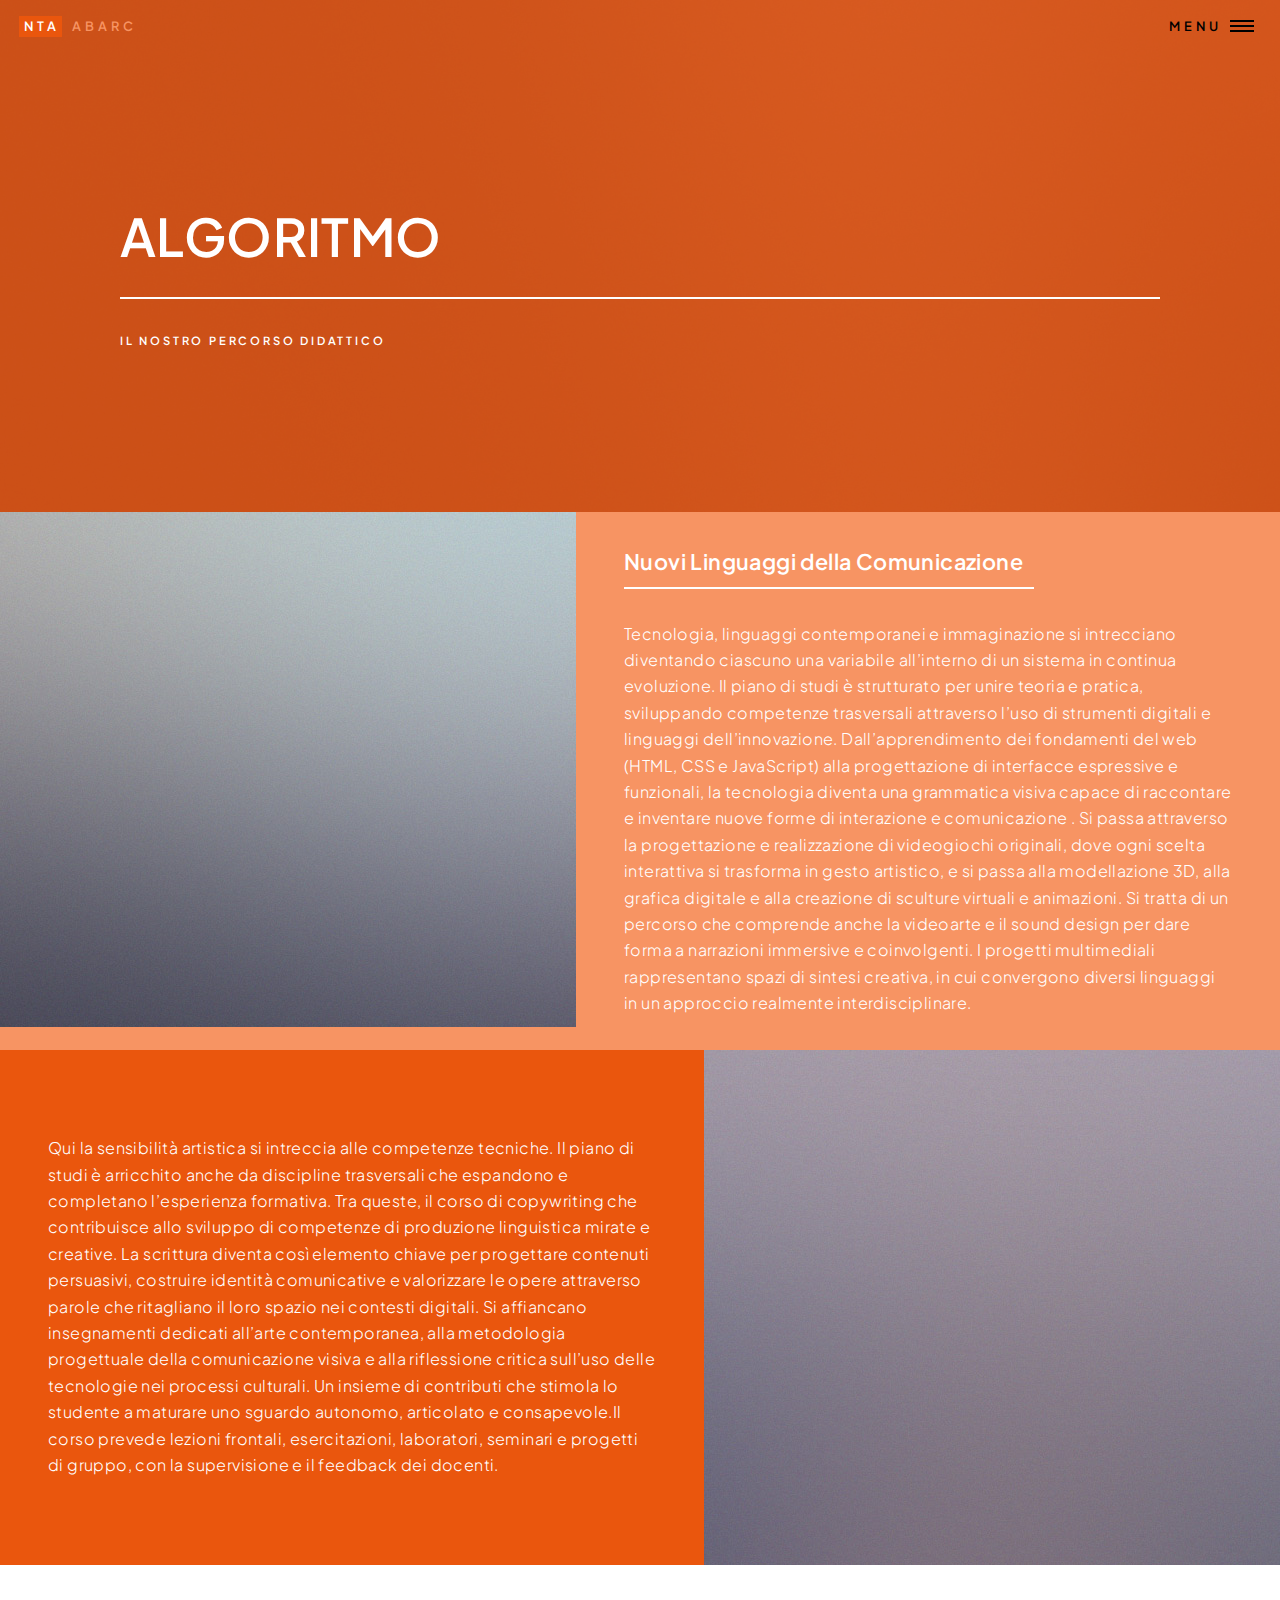
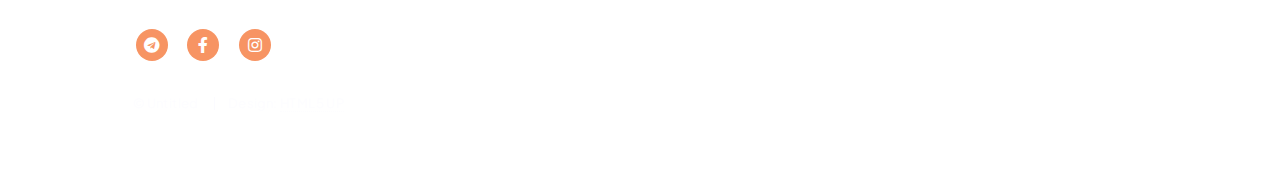
<file: algoritmo.html>
<!DOCTYPE html>
<!--
	Forty by HTML5 UP
	html5up.net | @ajlkn
	Free for personal and commercial use under the CCA 3.0 license (html5up.net/license)
-->
<html>
  <head>
    <title>ABARC NTA</title>
    <meta charset="utf-8" />
    <meta
      name="viewport"
      content="width=device-width, initial-scale=1, user-scalable=no"
    />
    <link rel="stylesheet" href="assets/css/algoritmo.css" />
    <noscript
      ><link rel="stylesheet" href="assets/css/noscript.css"
    /></noscript>
    <link rel="icon" href="images/favicon.png" type="image/png" />
  </head>
  <body class="is-preload">
    <!-- Wrapper -->
    <div id="wrapper">
      <!-- Header -->
      <!-- Note: The "styleN" class below should match that of the banner element. -->
      <header id="header" class="alt style3">
        <a href="index.html" class="logo"
          ><strong>NTA</strong> <span>ABARC</span></a
        >
        <nav>
          <a href="#menu">Menu</a>
        </nav>
      </header>

      <!-- Menu -->
      <nav id="menu">
        <ul class="links">
          <li><a href="index.html">Home</a></li>
          <li><a href="landing.html">DNA</a></li>
          <li><a href="generic.html">Generic</a></li>
          <li><a href="elements.html">Elements</a></li>
        </ul>
        <ul class="actions stacked">
          <li><a href="#" class="button primary fit">Get Started</a></li>
          <!-- <li><a href="#" class="button fit">Log In</a></li> -->
        </ul>
      </nav>

      <!-- Banner -->
      <!-- Note: The "styleN" class below should match that of the header element. -->
      <section id="banner" class="style3">
        <div class="inner">
          <span class="image">
            <img src="images/pic07.jpg" alt="" />
          </span>
          <header class="major">
            <h1>ALGORITMO</h1>
          </header>
          <div class="content">
            <p>Il nostro percorso didattico</p>
          </div>
        </div>
      </section>

      <!-- Main -->
      <div id="main">
        <!-- One
							<section id="one">
								<div class="inner">
									<header class="major">
										<h2>Sed amet aliquam</h2>
									</header>
									<p>Nullam et orci eu lorem consequat tincidunt vivamus et sagittis magna sed nunc rhoncus condimentum sem. In efficitur ligula tate urna. Maecenas massa vel lacinia pellentesque lorem ipsum dolor. Nullam et orci eu lorem consequat tincidunt. Vivamus et sagittis libero. Nullam et orci eu lorem consequat tincidunt vivamus et sagittis magna sed nunc rhoncus condimentum sem. In efficitur ligula tate urna.</p>
								</div>
							</section> -->

        <!-- Two -->
        <section id="two" class="spotlights">
          <section>
            <a href="generic.html" class="image">
              <img
                src="images/pic08.jpg"
                alt=""
                data-position="center center"
              />
            </a>
            <div class="content">
              <div class="inner">
                <header class="major">
                  <h3>Nuovi Linguaggi della Comunicazione</h3>
                </header>
                <p>
                 Tecnologia, linguaggi contemporanei e immaginazione si intrecciano
                  diventando ciascuno una variabile all’interno di un sistema in
                   continua evoluzione. Il piano di studi è strutturato per unire 
                   teoria e pratica, sviluppando competenze trasversali attraverso
                    l’uso di strumenti digitali e linguaggi dell’innovazione. 
                    Dall’apprendimento dei fondamenti del web (HTML, CSS e 
                    JavaScript) alla progettazione di interfacce espressive e 
                    funzionali, la tecnologia diventa una grammatica visiva
                     capace di raccontare e inventare nuove forme di interazione 
                     e comunicazione . Si passa attraverso la progettazione e 
                     realizzazione di videogiochi originali, dove ogni scelta
                      interattiva si trasforma in gesto artistico, e si passa 
                      alla modellazione 3D, alla grafica digitale e alla creazione
                       di sculture virtuali e animazioni. Si tratta di un percorso
                        che comprende anche la videoarte e il sound design per dare
                         forma a narrazioni immersive e coinvolgenti. I progetti 
                         multimediali rappresentano spazi di sintesi creativa, 
                         in cui convergono diversi linguaggi in un approccio 
                         realmente interdisciplinare.                
                </p>
                <!-- <ul class="actions">
                  <li><a href="generic.html" class="button">Learn more</a></li>
                </ul> -->
              </div>
            </div>
          </section>
          <section>
            <a href="generic.html" class="image">
              <img src="images/pic09.jpg" alt="" data-position="top center" />
            </a>
            <div class="content">
              <div class="inner">
                <!-- <header class="major">
                  <h3>Rhoncus magna</h3>
                </header> -->
                <p>
					Qui la sensibilità artistica si intreccia alle competenze tecniche.
          Il piano di studi è arricchito anche da discipline trasversali che 
          espandono e completano l’esperienza formativa. Tra queste, il corso 
          di copywriting che contribuisce allo sviluppo di competenze di produzione
           linguistica mirate e creative. La scrittura diventa così elemento
            chiave per progettare contenuti persuasivi, costruire identità 
            comunicative e valorizzare le opere attraverso parole che ritagliano
             il loro spazio nei contesti digitali. Si affiancano insegnamenti 
             dedicati all’arte contemporanea, alla metodologia progettuale della 
             comunicazione visiva e alla riflessione critica sull’uso delle 
             tecnologie nei processi culturali. Un insieme di contributi che 
             stimola lo studente a maturare uno sguardo autonomo, articolato 
             e consapevole.Il corso prevede lezioni frontali, esercitazioni, 
             laboratori, seminari e progetti di gruppo, con la supervisione e
              il feedback dei docenti.
                </p>            
              </div>
            </div>
          </section>
          <!-- <section>
            <a href="generic.html" class="image">
              <img src="images/pic10.jpg" alt="" data-position="25% 25%" />
            </a>
            <div class="content">
              <div class="inner">
               <p>
                </p>
                <ul class="actions">
                  <li><a href="generic.html" class="button">Learn more</a></li>
                </ul>
              </div>
            </div>
          </section> -->
        </section>

     

      <!-- Footer -->
      <footer id="footer">
        <div class="inner">
          <ul class="icons">
            <li>
              <a href="https://t.me/+-flOyenUdhhkYTBk" class="icon brands alt fa-telegram"
                ><span class="label">Telegram</span></a
              >
            </li>
            <li>
              <a href="https://www.facebook.com/accademiabelleartirc/?locale=it_IT" class="icon brands alt fa-facebook-f"
                ><span class="label">Facebook</span></a
              >
            </li>
            <li>
              <a href="https://www.instagram.com/o1k0s/" class="icon brands alt fa-instagram"
                ><span class="label">Instagram</span></a
              >
            </li>
            <!-- <li>
              <a href="#" class="icon brands alt fa-github"
                ><span class="label">GitHub</span></a
              >
            </li>
            <li>
              <a href="#" class="icon brands alt fa-linkedin-in"
                ><span class="label">LinkedIn</span></a
              >
            </li> -->
          </ul>
          <ul class="copyright">
            <li>&copy; Untitled</li>
            <li>Design: <a href="https://html5up.net">HTML5 UP</a></li>
          </ul>
        </div>
      </footer>
    </div>

    <!-- Scripts -->
    <script src="assets/js/jquery.min.js"></script>
    <script src="assets/js/jquery.scrolly.min.js"></script>
    <script src="assets/js/jquery.scrollex.min.js"></script>
    <script src="assets/js/browser.min.js"></script>
    <script src="assets/js/breakpoints.min.js"></script>
    <script src="assets/js/util.js"></script>
    <script src="assets/js/main.js"></script>
  </body>
</html>
</file>
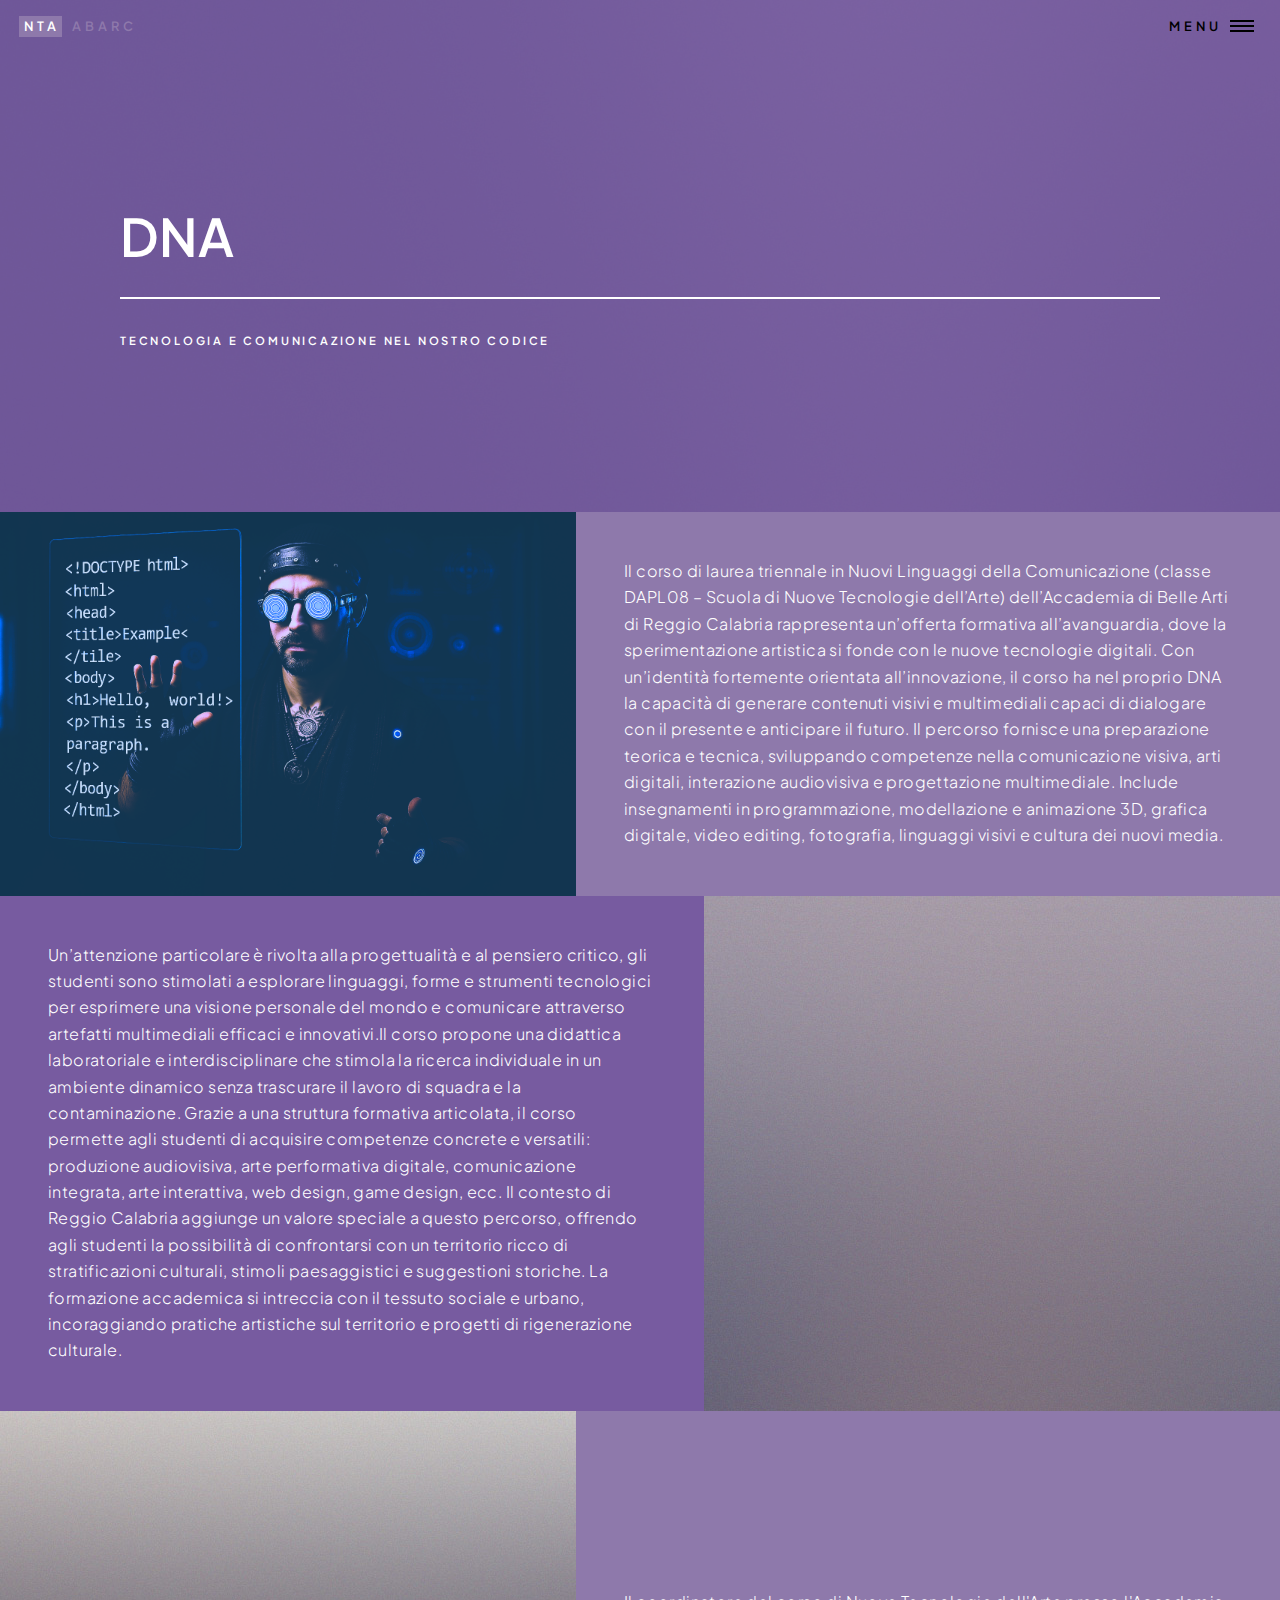
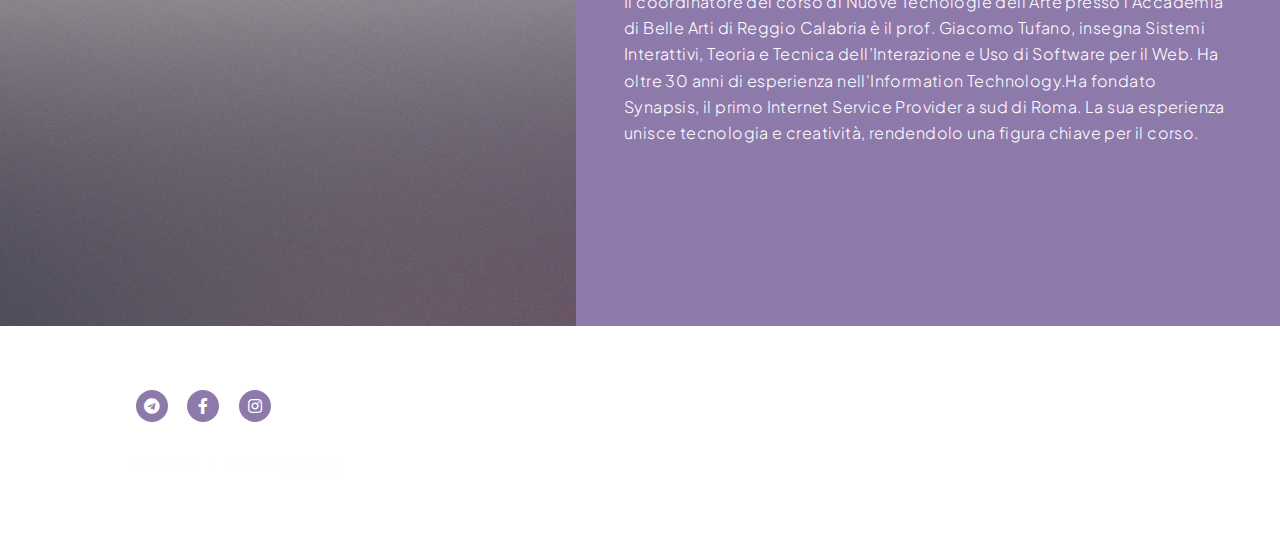
<file: dna.html>
<!DOCTYPE html>
<!--
	Forty by HTML5 UP
	html5up.net | @ajlkn
	Free for personal and commercial use under the CCA 3.0 license (html5up.net/license)
-->
<html>
  <head>
    <title>ABARC NTA</title>
    <meta charset="utf-8" />
    <meta
      name="viewport"
      content="width=device-width, initial-scale=1, user-scalable=no"
    />
    <link rel="stylesheet" href="assets/css/dna.css" />
    <noscript
      ><link rel="stylesheet" href="assets/css/noscript.css"
    /></noscript>
    <link rel="icon" href="images/favicon.png" type="image/png" />
  </head>
  <body class="is-preload">
    <!-- Wrapper -->
    <div id="wrapper">
      <!-- Header -->
      <!-- Note: The "styleN" class below should match that of the banner element. -->
      <header id="header" class="alt style2">
        <a href="index.html" class="logo"
          ><strong>NTA</strong> <span>ABARC</span></a
        >
        <nav>
          <a href="#menu">Menu</a>
        </nav>
      </header>

      <!-- Menu -->
       <nav id="menu">
        <ul class="links">
          <li><a href="index.html">Home</a></li>
          <li><a href="dna.html">DNA</a></li>
          <li><a href="algoritmo.html">ALGORITMO</a></li>
          <li><a href="futuri.html">FUTURI</a></li>
          <li><a href="echi.html">ECHI</a></li>
           <li><a href="prototipi.html">PROTOTIPI</a></li>
        </ul>
        <ul class="actions stacked">
          <li><a href="t3.html" class="button primary fit">HEADQUARTERS</a></li>
          <!-- <li><a href="#" class="button fit">Log In</a></li> -->
        </ul>
      </nav>


      <!-- Banner -->
      <!-- Note: The "styleN" class below should match that of the header element. -->
      <section id="banner" class="style2">
        <div class="inner">
          <span class="image">
            <img src="images/pic07.jpg" alt="" />
          </span>
          <header class="major">
            <h1>DNA</h1>
          </header>
          <div class="content">
            <p>Tecnologia e comunicazione nel nostro codice</p>
          </div>
        </div>
      </section>

      <!-- Main -->
      <div id="main">
        <!-- One
							<section id="one">
								<div class="inner">
									<header class="major">
										<h2>Sed amet aliquam</h2>
									</header>
									<p>Nullam et orci eu lorem consequat tincidunt vivamus et sagittis magna sed nunc rhoncus condimentum sem. In efficitur ligula tate urna. Maecenas massa vel lacinia pellentesque lorem ipsum dolor. Nullam et orci eu lorem consequat tincidunt. Vivamus et sagittis libero. Nullam et orci eu lorem consequat tincidunt vivamus et sagittis magna sed nunc rhoncus condimentum sem. In efficitur ligula tate urna.</p>
								</div>
							</section> -->

        <!-- Two -->
        <section id="two" class="spotlights">
          <section>
            <a class="image">
              <img
                src="images/nta.png"               
                data-position="center center"
              />
            </a>
            <div class="content">
              <div class="inner">
                <!-- <header class="major">
                  <h4>Nuovi Linguaggi della Comunicazione</h4>
                </header> -->
                <p>
                  Il corso di laurea triennale in Nuovi Linguaggi della
                  Comunicazione (classe DAPL08 – Scuola di Nuove Tecnologie
                  dell’Arte) dell’Accademia di Belle Arti di Reggio Calabria
                  rappresenta un’offerta formativa all’avanguardia, dove la
                  sperimentazione artistica si fonde con le nuove tecnologie
                  digitali. Con un’identità fortemente orientata
                  all’innovazione, il corso ha nel proprio DNA la capacità di
                  generare contenuti visivi e multimediali capaci di dialogare
                  con il presente e anticipare il futuro. Il percorso fornisce una
                   preparazione teorica e tecnica, sviluppando competenze nella 
                   comunicazione visiva, arti digitali, interazione audiovisiva 
                   e progettazione multimediale. Include insegnamenti in programmazione, 
                   modellazione e animazione 3D, grafica digitale, video editing, 
                   fotografia, linguaggi visivi e cultura dei nuovi media.                
                </p>
                <!-- <ul class="actions">
                  <li><a href="generic.html" class="button">Learn more</a></li>
                </ul> -->
              </div>
            </div>
          </section>
          <section>
            <a href="generic.html" class="image">
              <img src="images/pic09.jpg" alt="" data-position="top center" />
            </a>
            <div class="content">
              <div class="inner">
                <!-- <header class="major">
                  <h3>Rhoncus magna</h3>
                </header> -->
                <p>
					 Un’attenzione particolare è rivolta alla progettualità e al
                  pensiero critico, gli studenti sono stimolati a esplorare
                  linguaggi, forme e strumenti tecnologici per esprimere una
                  visione personale del mondo e comunicare attraverso artefatti
                  multimediali efficaci e innovativi.Il corso propone una
                  didattica laboratoriale e interdisciplinare che stimola la
                  ricerca individuale in un ambiente dinamico senza trascurare
                  il lavoro di squadra e la contaminazione. Grazie a una
                  struttura formativa articolata, il corso permette agli
                  studenti di acquisire competenze concrete e versatili:
                  produzione audiovisiva, arte performativa digitale,
                  comunicazione integrata, arte interattiva, web design, game
                  design, ecc.
                  Il contesto di Reggio Calabria aggiunge un valore speciale a
                  questo percorso, offrendo agli studenti la possibilità di
                  confrontarsi con un territorio ricco di stratificazioni
                  culturali, stimoli paesaggistici e suggestioni storiche. La
                  formazione accademica si intreccia con il tessuto sociale e
                  urbano, incoraggiando pratiche artistiche sul territorio e
                  progetti di rigenerazione culturale.
                </p>
                <!-- <ul class="actions">
                  <li><a href="generic.html" class="button">Learn more</a></li>
                </ul> -->
              </div>
            </div>
          </section>
          <section>
            <a href="generic.html" class="image">
              <img src="images/pic10.jpg" alt="" data-position="25% 25%" />
            </a>
            <div class="content">
              <div class="inner">
               
                <p>
                   Il coordinatore del corso di Nuove Tecnologie dell'Arte presso
              l'Accademia di Belle Arti di Reggio Calabria è il prof. Giacomo
              Tufano, insegna Sistemi Interattivi, Teoria e Tecnica
              dell’Interazione e Uso di Software per il Web. Ha oltre 30 anni di
              esperienza nell'Information Technology.Ha fondato Synapsis, il
              primo Internet Service Provider a sud di Roma. La sua esperienza
              unisce tecnologia e creatività, rendendolo una figura chiave per
              il corso.
                </p>
                <!-- <ul class="actions">
                  <li><a href="generic.html" class="button">Learn more</a></li>
                </ul> -->
              </div>
            </div>
          </section>
        </section>

     

      <!-- Footer -->
      <footer id="footer">
        <div class="inner">
          <ul class="icons">
            <li>
              <a href="https://t.me/+-flOyenUdhhkYTBk" class="icon brands alt fa-telegram"
                ><span class="label">Telegram</span></a
              >
            </li>
            <li>
              <a href="https://www.facebook.com/accademiabelleartirc/?locale=it_IT" class="icon brands alt fa-facebook-f"
                ><span class="label">Facebook</span></a
              >
            </li>
            <li>
              <a href="https://www.instagram.com/o1k0s/" class="icon brands alt fa-instagram"
                ><span class="label">Instagram</span></a
              >
            </li>
            <!-- <li>
              <a href="#" class="icon brands alt fa-github"
                ><span class="label">GitHub</span></a
              >
            </li>
            <li>
              <a href="#" class="icon brands alt fa-linkedin-in"
                ><span class="label">LinkedIn</span></a
              >
            </li> -->
          </ul>
          <ul class="copyright">
            <li>&copy; Untitled</li>
            <li>Design: <a href="https://html5up.net">HTML5 UP</a></li>
          </ul>
        </div>
      </footer>
    </div>

    <!-- Scripts -->
    <script src="assets/js/jquery.min.js"></script>
    <script src="assets/js/jquery.scrolly.min.js"></script>
    <script src="assets/js/jquery.scrollex.min.js"></script>
    <script src="assets/js/browser.min.js"></script>
    <script src="assets/js/breakpoints.min.js"></script>
    <script src="assets/js/util.js"></script>
    <script src="assets/js/main.js"></script>
  </body>
</html>
</file>
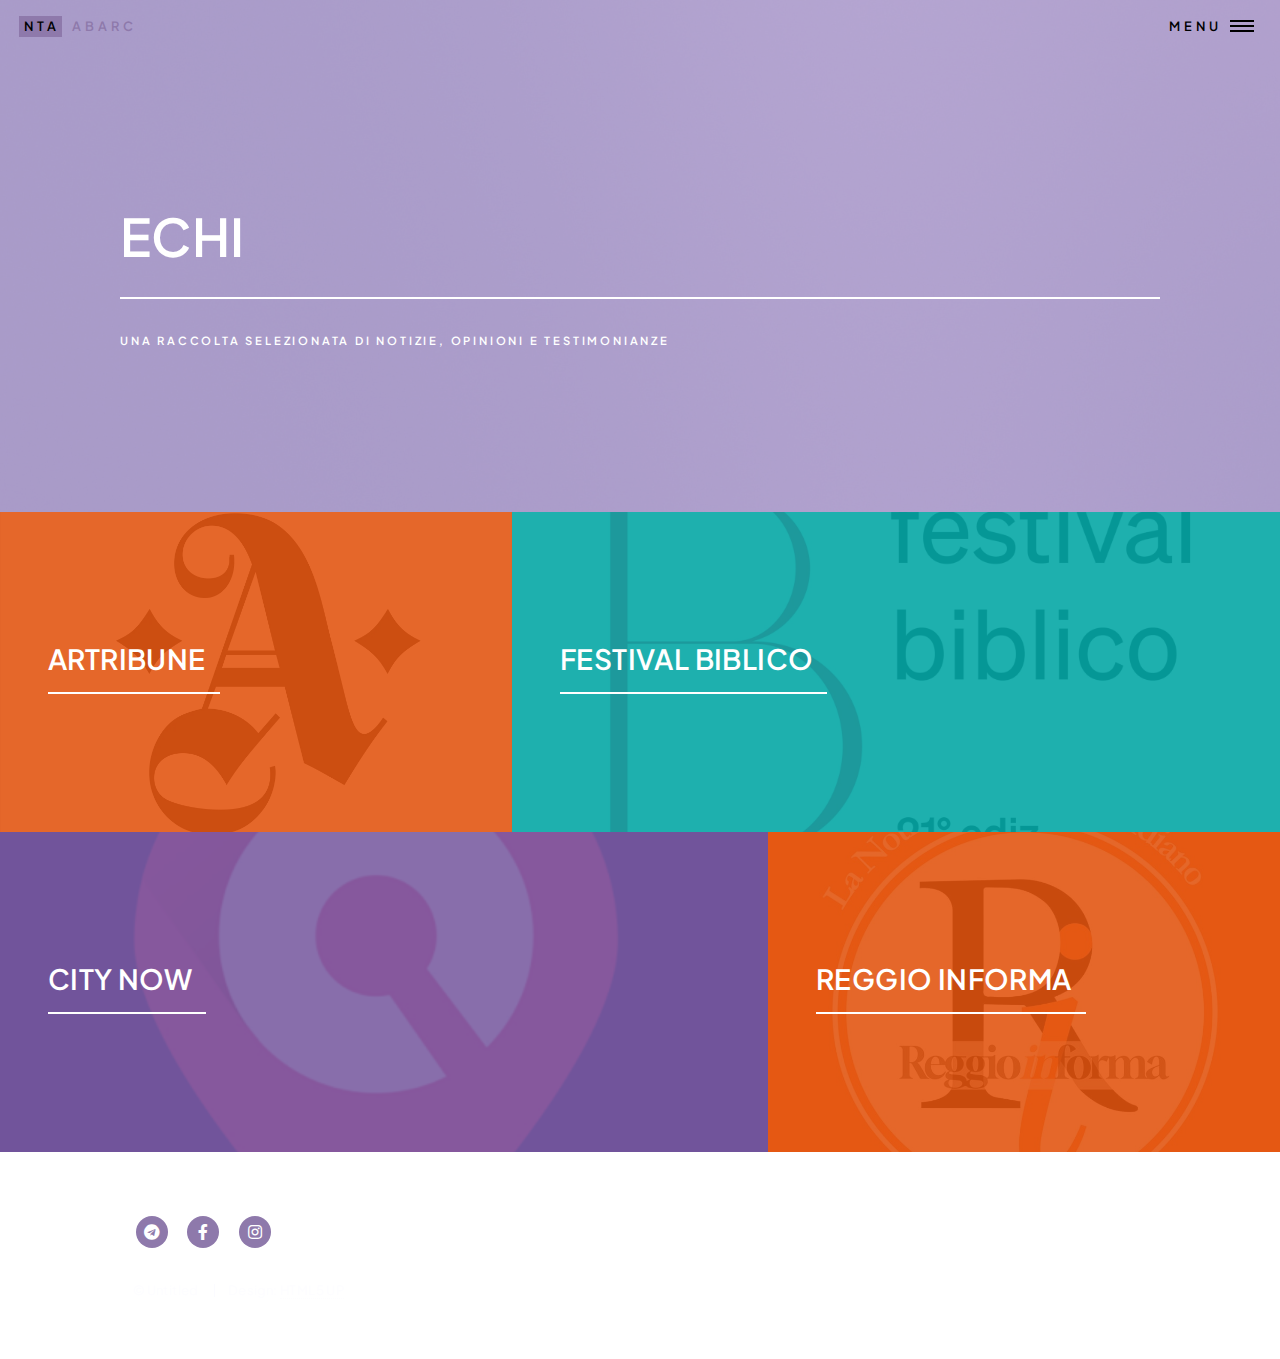
<file: echi.html>
<!DOCTYPE html>
<!--
	Forty by HTML5 UP
	html5up.net | @ajlkn
	Free for personal and commercial use under the CCA 3.0 license (html5up.net/license)
-->
<html>
 <head>
    <title>ABARC NTA</title>
    <meta charset="utf-8" />
    <meta name="viewport"
      content="width=device-width, initial-scale=1, user-scalable=no"/>
    <link rel="stylesheet" href="assets/css/dna.css" />
    <noscript><link rel="stylesheet" href="assets/css/noscript.css"/></noscript>
 <link rel="icon" href="images/icon70x70.png">
  </head>
  <body class="is-preload">
    <!-- Wrapper -->
    <div id="wrapper">
      <!-- Header -->
      <header id="header" class="alt">
        <a href="index.html" class="logo"><strong>NTA</strong> <span>ABARC</span></a>
        <nav>
          <a href="#menu">Menu</a>
        </nav>
      </header>

      <!-- Menu -->
      <nav id="menu">
        <ul class="links">
          <li><a href="index.html">Home</a></li>
          <li><a href="dna.html">DNA</a></li>
          <li><a href="algoritmo.html">ALGORITMO</a></li>
          <li><a href="futuri.html">FUTURI</a></li>
          <li><a href="echi.html">ECHI</a></li>
           <li><a href="prototipi.html">PROTOTIPI</a></li>
        </ul>
        <ul class="actions stacked">
          <li><a href="t3.html" class="button primary fit">HEADQUARTERS</a></li>
          <!-- <li><a href="#" class="button fit">Log In</a></li> -->
        </ul>
      </nav>

      <!-- Banner -->
     <section id="banner" class="style4">
        <div class="inner">
          <span class="image">
            <img src="images/pic07.jpg" alt="" />
          </span>
          <header class="major">
            <h1>ECHI</h1>
          </header>
          <div class="content">
            <p>Una raccolta selezionata di notizie, opinioni e testimonianze
</p>
          </div>
        </div>
      </section>

      <!-- Main -->
      <div id="main">
        <!-- One -->
        <section id="one" class="tiles">
          <article>
            <span class="image">
              <img src="images/artribune.png" alt="" />
            </span>
            <header class="major">
              <h3>
    <a href="https://www.artribune.com/progettazione/new-media/2024/11/datameditation-storia-summerschool/" 
       class="link" 
       target="_blank" 
       rel="noopener noreferrer">
       ARTRIBUNE
    </a>
  </h3>
            </header>
          </article>
          <article>
            <span class="image">
              <img src="images/biblico.png" alt="" />
            </span>
            <header class="major">
              <h3> <a href="https://www.festivalbiblico.it/magazine/oriana-persico-e-la-datameditation-resurrected/" 
       class="link" 
       target="_blank" 
       rel="noopener noreferrer">FESTIVAL BIBLICO</a></h3>            
            </header>
          </article>
          <article>
            <span class="image">
              <img src="images/cn.png" alt="" />
            </span>
            <header class="major">
              <h3> <a href="https://www.citynow.it/summer-school-senseable-stretto-accademia-belle-arti-reggio-calabria/" 
       class="link" 
       target="_blank" 
       rel="noopener noreferrer">CITY NOW</a></h3>            
            </header>
          </article>
          <article>
            <span class="image">
              <img src="images/ri.jpg" alt="" />
            </span>
            <header class="major">
              <h3><a href="https://reggioinforma.it/articolo/17698/chiude-registrando-un-grande-successo-la-mostra-senseable-video" class="link"
                  class="link" 
       target="_blank" 
       rel="noopener noreferrer">REGGIO INFORMA</a></h3>
            
            </header>
          </article>
          <!-- <article>
            <span class="image">
              <img src="images/pict3.png" alt="" />
            </span>
            <header class="major">
              <h3><a href="t3.html" class="link">T3</a></h3>
              <p>Headquarters</p>
            </header>
          </article>
          <article>
            <span class="image">
              <img src="images/pictaro.jpg" alt="" />
            </span>
            <header class="major">
              <h3>
                <a href="prototipi.html" class="link">PROTOTIPI IN PIXEL</a>
              </h3>
              <p>Tracce sul web</p>
            </header>
          </article> -->
        </section>

        <!-- Two
        <section id="two">
          <div class="inner">
            <header class="major">
              <h2>Massa libero</h2>
            </header>
            <p>
              Nullam et orci eu lorem consequat tincidunt vivamus et sagittis
              libero. Mauris aliquet magna magna sed nunc rhoncus pharetra.
              Pellentesque condimentum sem. In efficitur ligula tate urna.
              Maecenas laoreet massa vel lacinia pellentesque lorem ipsum dolor.
              Nullam et orci eu lorem consequat tincidunt. Vivamus et sagittis
              libero. Mauris aliquet magna magna sed nunc rhoncus amet pharetra
              et feugiat tempus.
            </p>
            <ul class="actions">
              <li>
                <a href="landing.html" class="button next">Get Started</a>
              </li>
            </ul>
          </div>
        </section>
      </div> -->

      <!-- Contact
      <section id="contact">
        <div class="inner">
          <section>
            <form method="post" action="#">
              <div class="fields">
                <div class="field half">
                  <label for="name">Name</label>
                  <input type="text" name="name" id="name" />
                </div>
                <div class="field half">
                  <label for="email">Email</label>
                  <input type="text" name="email" id="email" />
                </div>
                <div class="field">
                  <label for="message">Message</label>
                  <textarea name="message" id="message" rows="6"></textarea>
                </div>
              </div>
              <ul class="actions">
                <li>
                  <input type="submit" value="Send Message" class="primary" />
                </li>
                <li><input type="reset" value="Clear" /></li>
              </ul>
            </form>
          </section>
          <section class="split">
            <section>
              <div class="contact-method">
                <span class="icon solid alt fa-envelope"></span>
                <h3>Email</h3>
                <a href="#">information@untitled.tld</a>
              </div>
            </section>
            <section>
              <div class="contact-method">
                <span class="icon solid alt fa-phone"></span>
                <h3>Phone</h3>
                <span>(000) 000-0000 x12387</span>
              </div>
            </section>
            <section>
              <div class="contact-method">
                <span class="icon solid alt fa-home"></span>
                <h3>Address</h3>
                <span
                  >1234 Somewhere Road #5432<br />
                  Nashville, TN 00000<br />
                  United States of America</span
                >
              </div>
            </section>
          </section>
        </div>
      </section> -->

      <!-- Footer -->
      <footer id="footer">
        <div class="inner">
          <ul class="icons">
            <li>
              <a href="https://t.me/+-flOyenUdhhkYTBk" class="icon brands alt fa-telegram"
                ><span class="label">Telegram</span></a
              >
            </li>
            <li>
              <a href="https://www.facebook.com/accademiabelleartirc/?locale=it_IT" class="icon brands alt fa-facebook-f"
                ><span class="label">Facebook</span></a
              >
            </li>
            <li>
              <a href="https://www.instagram.com/o1k0s/" class="icon brands alt fa-instagram"
                ><span class="label">Instagram</span></a
              >
            </li>
            <!-- <li>
              <a href="#" class="icon brands alt fa-github"
                ><span class="label">GitHub</span></a
              >
            </li>
            <li>
              <a href="#" class="icon brands alt fa-linkedin-in"
                ><span class="label">LinkedIn</span></a
              >
            </li> -->
          </ul>
          <ul class="copyright">
            <li>&copy; Untitled</li>
            <li>Design: <a href="https://html5up.net">HTML5 UP</a></li>
          </ul>
        </div>
      </footer>
    </div>

    <!-- Scripts -->
    <script src="assets/js/jquery.min.js"></script>
    <script src="assets/js/jquery.scrolly.min.js"></script>
    <script src="assets/js/jquery.scrollex.min.js"></script>
    <script src="assets/js/browser.min.js"></script>
    <script src="assets/js/breakpoints.min.js"></script>
    <script src="assets/js/util.js"></script>
    <script src="assets/js/main.js"></script>
  </body>
</html>
</file>
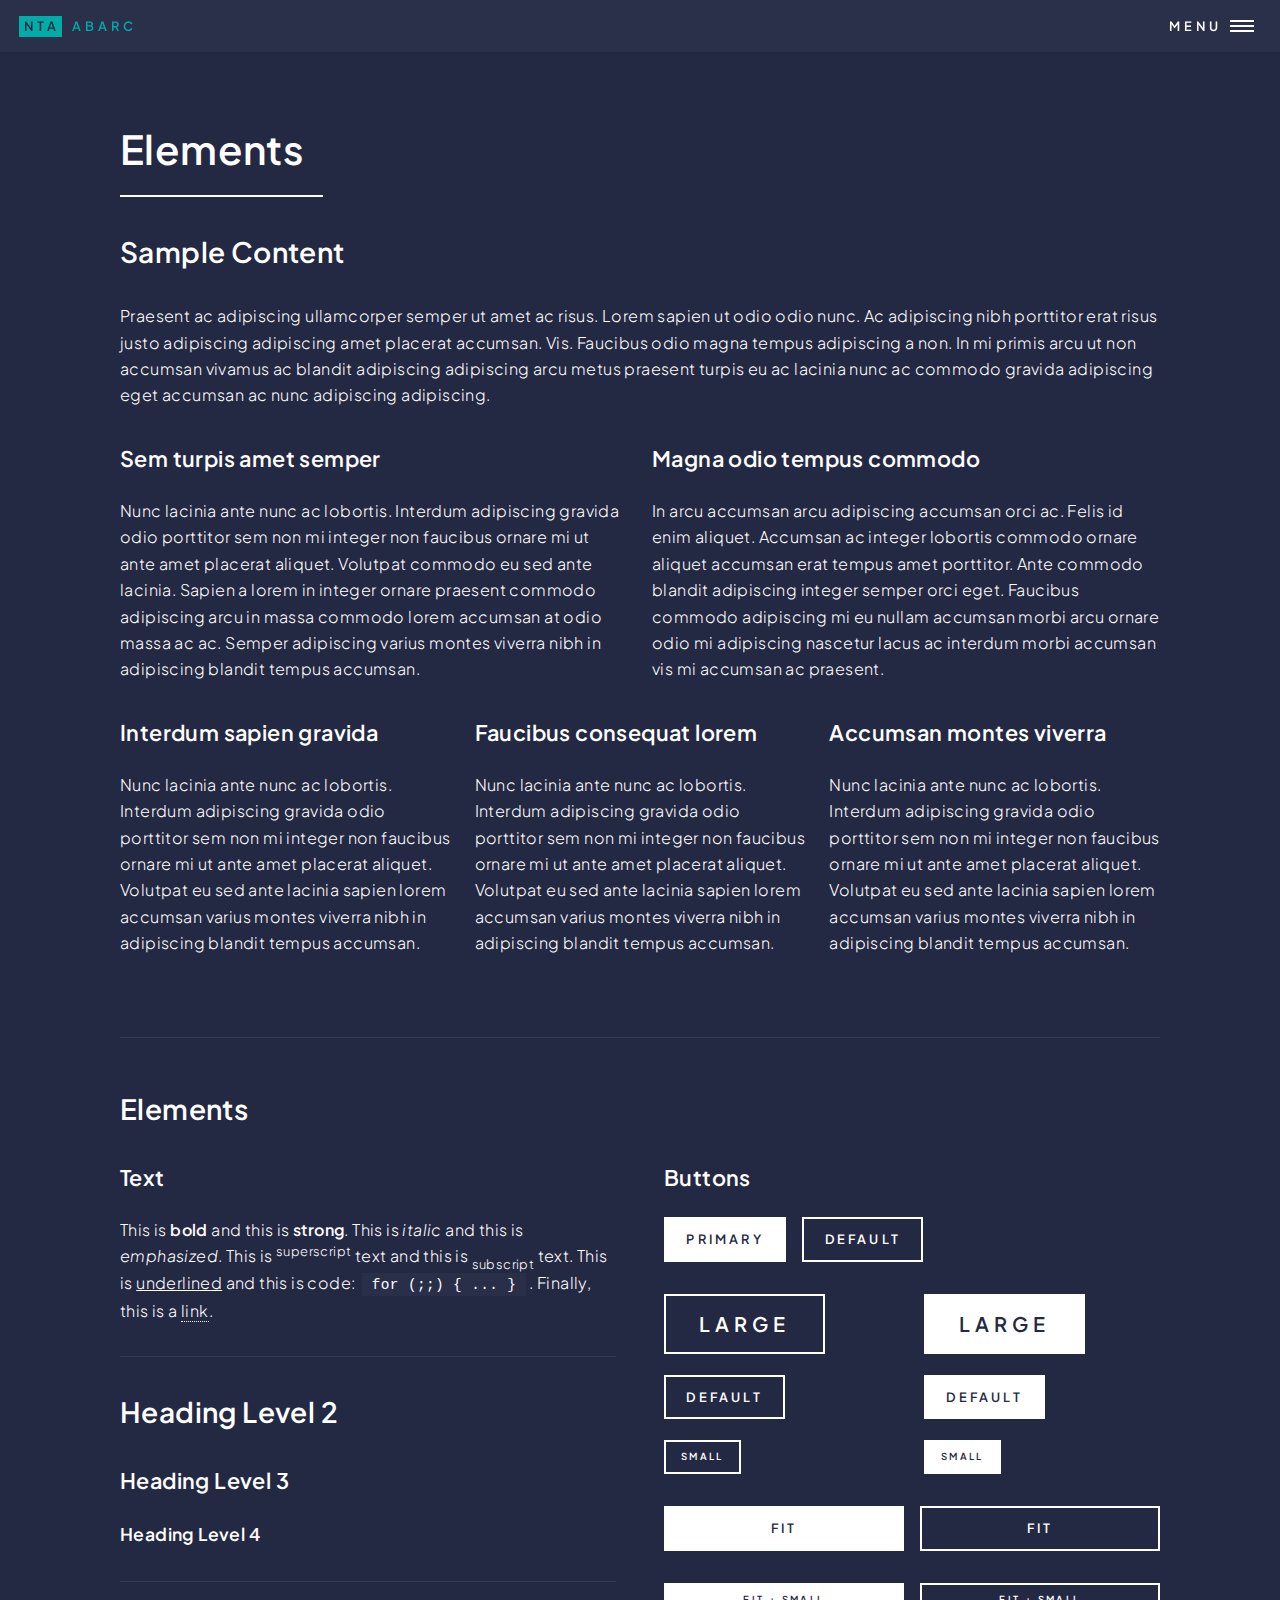
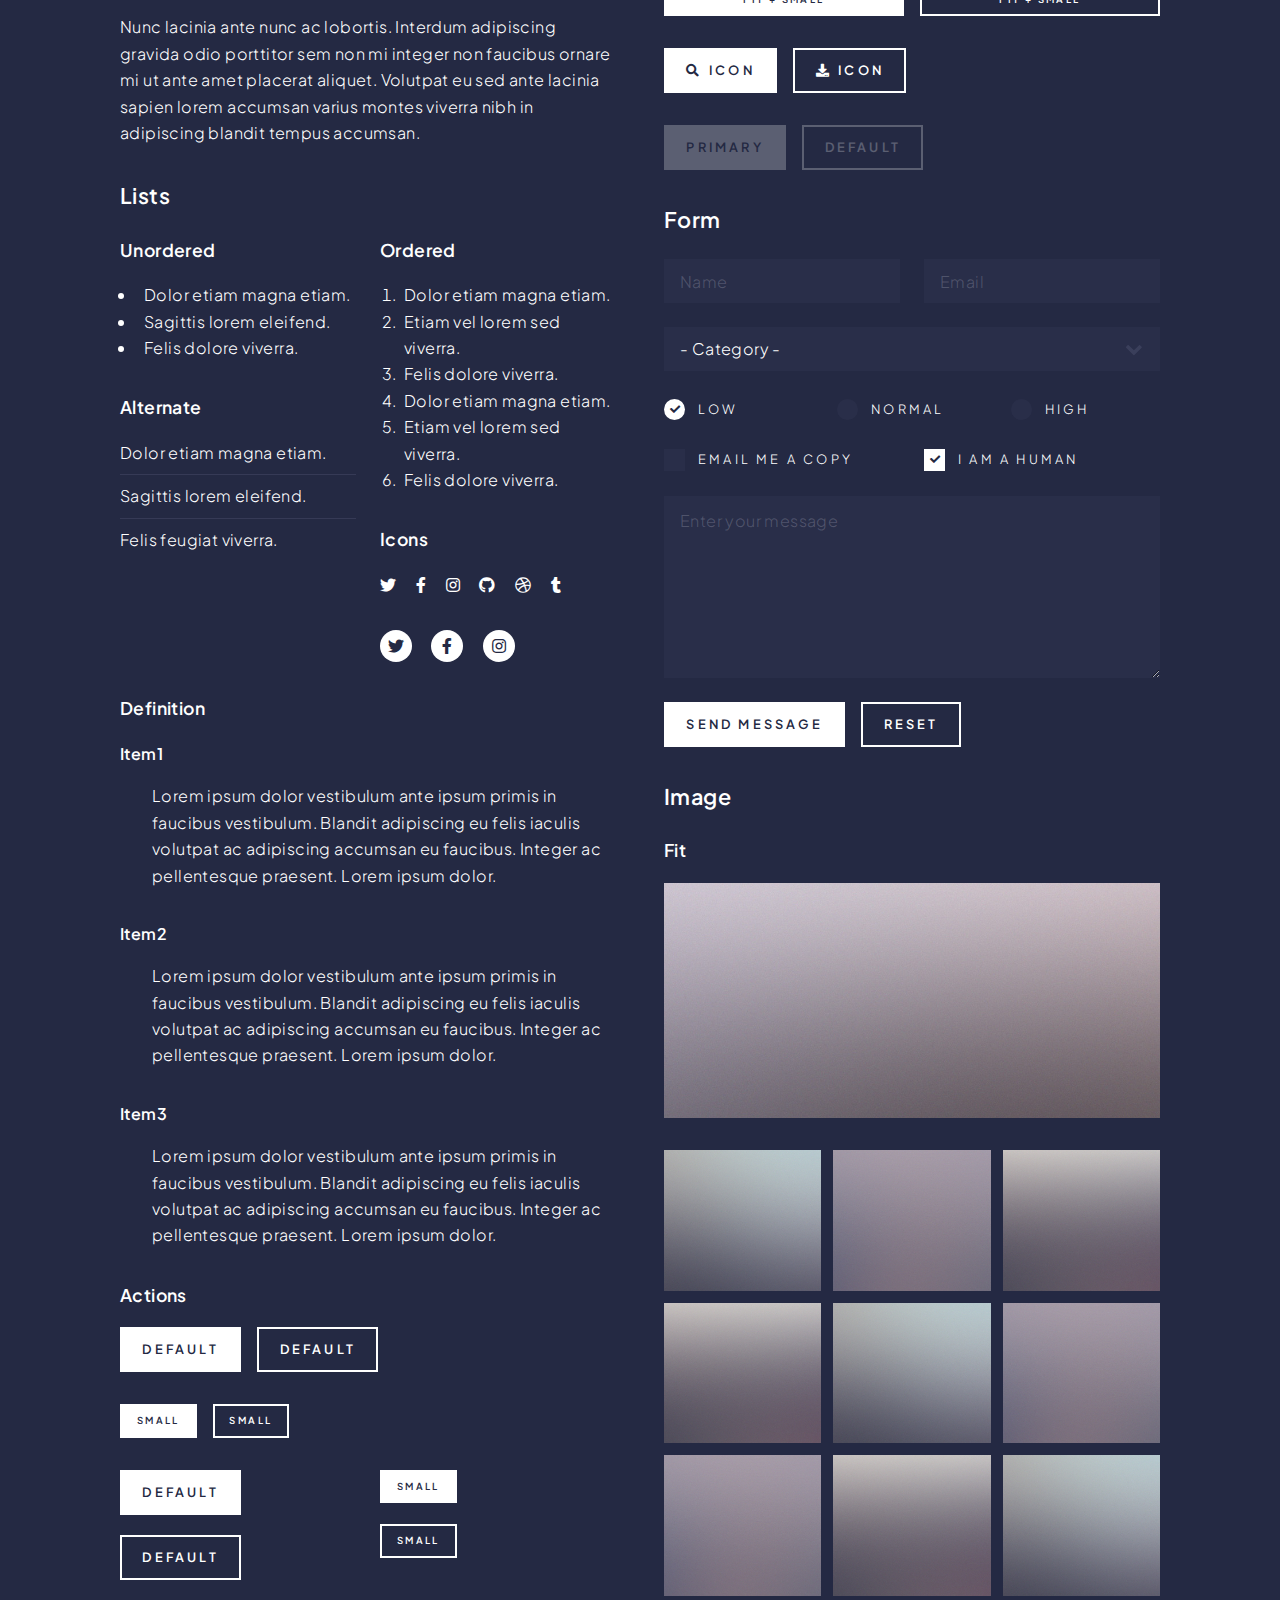
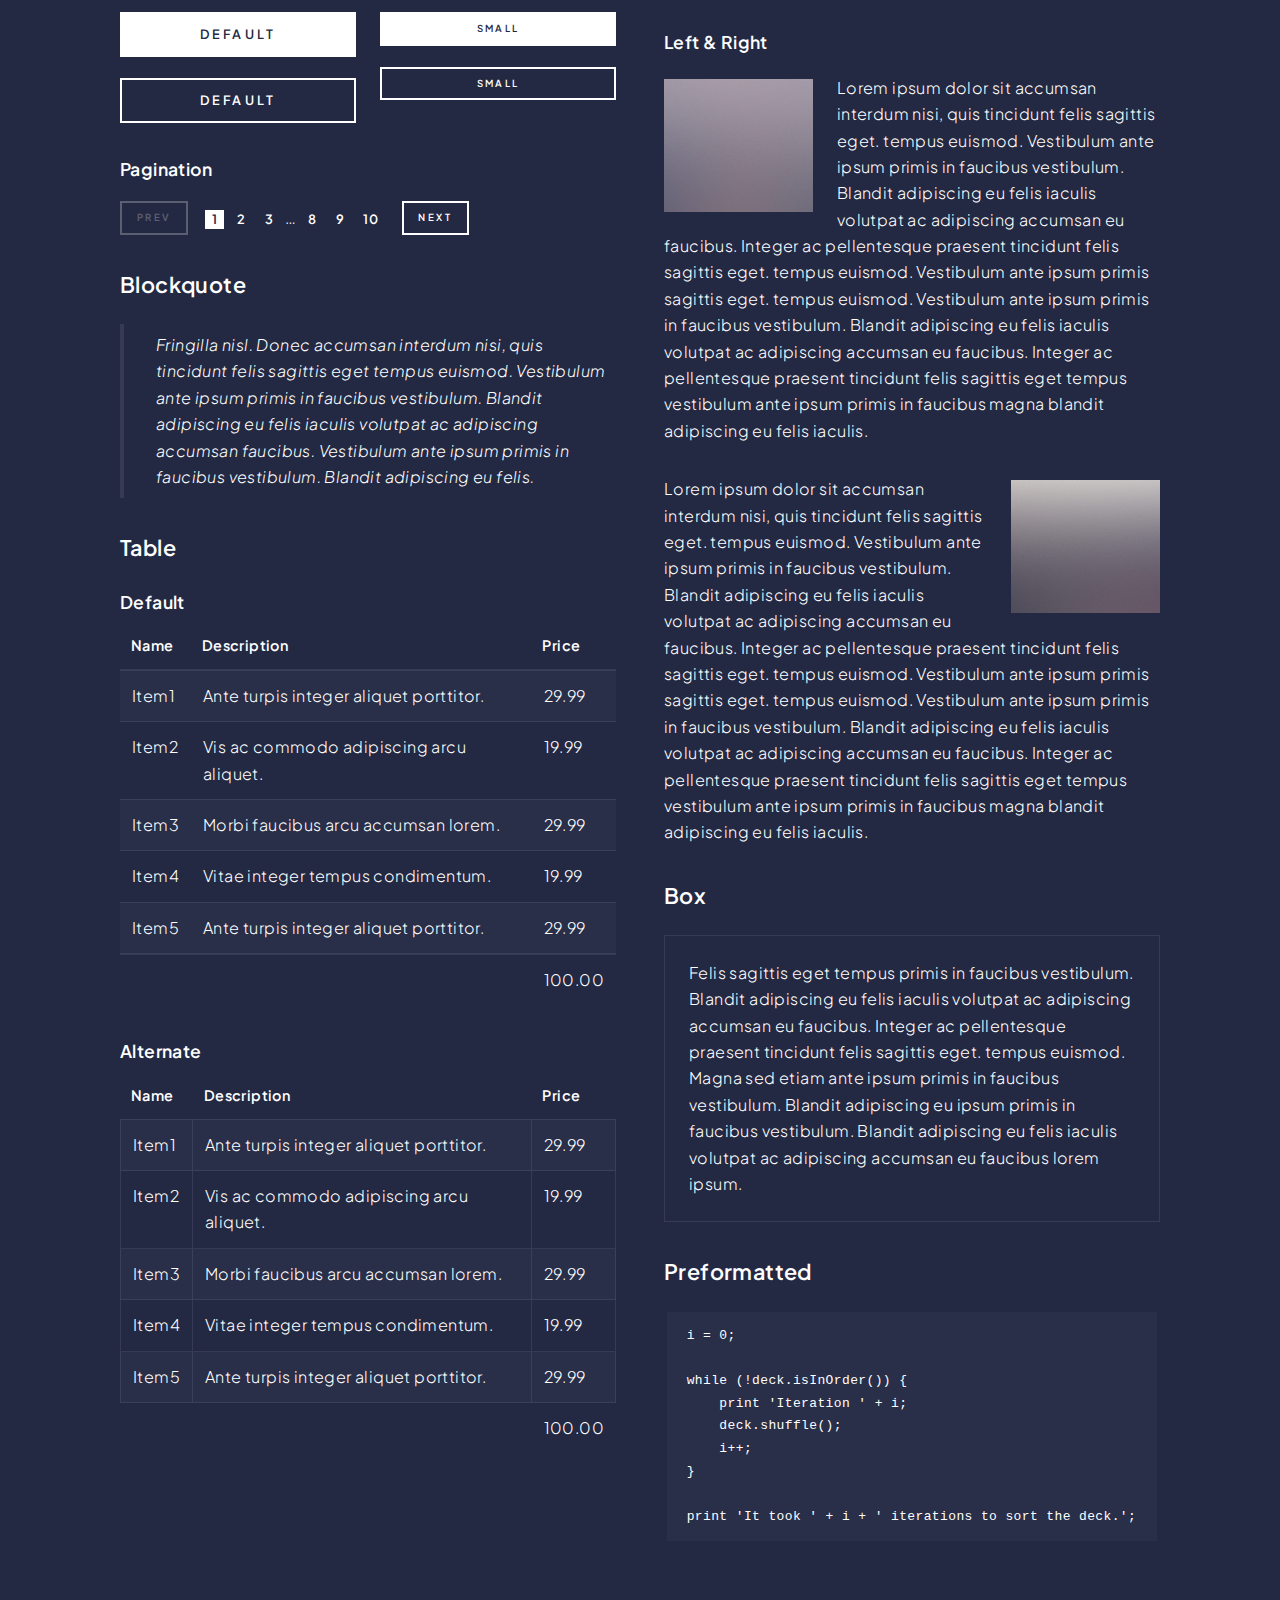
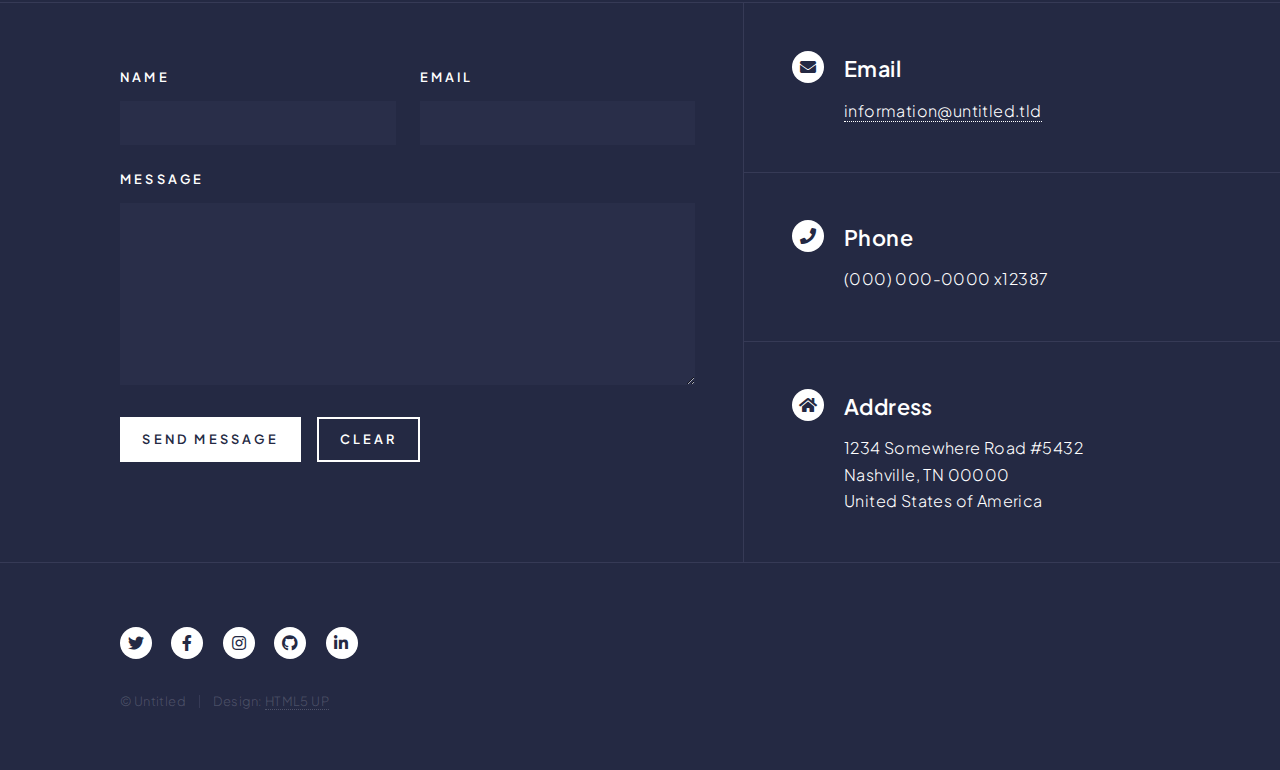
<file: elements.html>
<!DOCTYPE HTML>
<!--
	Forty by HTML5 UP
	html5up.net | @ajlkn
	Free for personal and commercial use under the CCA 3.0 license (html5up.net/license)
-->
<html>
	<head>
		<title>Elements - Forty by HTML5 UP</title>
		<meta charset="utf-8" />
		<meta name="viewport" content="width=device-width, initial-scale=1, user-scalable=no" />
		<link rel="stylesheet" href="assets/css/main.css" />
		<noscript><link rel="stylesheet" href="assets/css/noscript.css" /></noscript>
	</head>
	<body class="is-preload">

		<!-- Wrapper -->
			<div id="wrapper">

				<!-- Header -->
					<header id="header">
						<a href="index.html" class="logo"><strong>NTA</strong> <span>ABARC</span></a>
						<nav>
							<a href="#menu">Menu</a>
						</nav>
					</header>

				<!-- Menu -->
					<nav id="menu">
						<ul class="links">
							<li><a href="index.html">Home</a></li>
							<li><a href="landing.html">Landing</a></li>
							<li><a href="generic.html">Generic</a></li>
							<li><a href="elements.html">Elements</a></li>
						</ul>
						<ul class="actions stacked">
							<li><a href="#" class="button primary fit">Get Started</a></li>
							<li><a href="#" class="button fit">Log In</a></li>
						</ul>
					</nav>

				<!-- Main -->
					<div id="main" class="alt">

						<!-- One -->
							<section id="one">
								<div class="inner">
									<header class="major">
										<h1>Elements</h1>
									</header>

									<!-- Content -->
										<h2 id="content">Sample Content</h2>
										<p>Praesent ac adipiscing ullamcorper semper ut amet ac risus. Lorem sapien ut odio odio nunc. Ac adipiscing nibh porttitor erat risus justo adipiscing adipiscing amet placerat accumsan. Vis. Faucibus odio magna tempus adipiscing a non. In mi primis arcu ut non accumsan vivamus ac blandit adipiscing adipiscing arcu metus praesent turpis eu ac lacinia nunc ac commodo gravida adipiscing eget accumsan ac nunc adipiscing adipiscing.</p>
										<div class="row">
											<div class="col-6 col-12-small">
												<h3>Sem turpis amet semper</h3>
												<p>Nunc lacinia ante nunc ac lobortis. Interdum adipiscing gravida odio porttitor sem non mi integer non faucibus ornare mi ut ante amet placerat aliquet. Volutpat commodo eu sed ante lacinia. Sapien a lorem in integer ornare praesent commodo adipiscing arcu in massa commodo lorem accumsan at odio massa ac ac. Semper adipiscing varius montes viverra nibh in adipiscing blandit tempus accumsan.</p>
											</div>
											<div class="col-6 col-12-small">
												<h3>Magna odio tempus commodo</h3>
												<p>In arcu accumsan arcu adipiscing accumsan orci ac. Felis id enim aliquet. Accumsan ac integer lobortis commodo ornare aliquet accumsan erat tempus amet porttitor. Ante commodo blandit adipiscing integer semper orci eget. Faucibus commodo adipiscing mi eu nullam accumsan morbi arcu ornare odio mi adipiscing nascetur lacus ac interdum morbi accumsan vis mi accumsan ac praesent.</p>
											</div>
											<!-- Break -->
											<div class="col-4 col-12-medium">
												<h3>Interdum sapien gravida</h3>
												<p>Nunc lacinia ante nunc ac lobortis. Interdum adipiscing gravida odio porttitor sem non mi integer non faucibus ornare mi ut ante amet placerat aliquet. Volutpat eu sed ante lacinia sapien lorem accumsan varius montes viverra nibh in adipiscing blandit tempus accumsan.</p>
											</div>
											<div class="col-4 col-12-medium">
												<h3>Faucibus consequat lorem</h3>
												<p>Nunc lacinia ante nunc ac lobortis. Interdum adipiscing gravida odio porttitor sem non mi integer non faucibus ornare mi ut ante amet placerat aliquet. Volutpat eu sed ante lacinia sapien lorem accumsan varius montes viverra nibh in adipiscing blandit tempus accumsan.</p>
											</div>
											<div class="col-4 col-12-medium">
												<h3>Accumsan montes viverra</h3>
												<p>Nunc lacinia ante nunc ac lobortis. Interdum adipiscing gravida odio porttitor sem non mi integer non faucibus ornare mi ut ante amet placerat aliquet. Volutpat eu sed ante lacinia sapien lorem accumsan varius montes viverra nibh in adipiscing blandit tempus accumsan.</p>
											</div>
										</div>

									<hr class="major" />

									<!-- Elements -->
										<h2 id="elements">Elements</h2>
										<div class="row gtr-200">
											<div class="col-6 col-12-medium">

												<!-- Text stuff -->
													<h3>Text</h3>
													<p>This is <b>bold</b> and this is <strong>strong</strong>. This is <i>italic</i> and this is <em>emphasized</em>.
													This is <sup>superscript</sup> text and this is <sub>subscript</sub> text.
													This is <u>underlined</u> and this is code: <code>for (;;) { ... }</code>.
													Finally, this is a <a href="#">link</a>.</p>
													<hr />
													<h2>Heading Level 2</h2>
													<h3>Heading Level 3</h3>
													<h4>Heading Level 4</h4>
													<hr />
													<p>Nunc lacinia ante nunc ac lobortis. Interdum adipiscing gravida odio porttitor sem non mi integer non faucibus ornare mi ut ante amet placerat aliquet. Volutpat eu sed ante lacinia sapien lorem accumsan varius montes viverra nibh in adipiscing blandit tempus accumsan.</p>

												<!-- Lists -->
													<h3>Lists</h3>
													<div class="row">
														<div class="col-6 col-12-small">

															<h4>Unordered</h4>
															<ul>
																<li>Dolor etiam magna etiam.</li>
																<li>Sagittis lorem eleifend.</li>
																<li>Felis dolore viverra.</li>
															</ul>

															<h4>Alternate</h4>
															<ul class="alt">
																<li>Dolor etiam magna etiam.</li>
																<li>Sagittis lorem eleifend.</li>
																<li>Felis feugiat viverra.</li>
															</ul>

														</div>
														<div class="col-6 col-12-small">

															<h4>Ordered</h4>
															<ol>
																<li>Dolor etiam magna etiam.</li>
																<li>Etiam vel lorem sed viverra.</li>
																<li>Felis dolore viverra.</li>
																<li>Dolor etiam magna etiam.</li>
																<li>Etiam vel lorem sed viverra.</li>
																<li>Felis dolore viverra.</li>
															</ol>

															<h4>Icons</h4>
															<ul class="icons">
																<li><a href="#" class="icon brands fa-twitter"><span class="label">Twitter</span></a></li>
																<li><a href="#" class="icon brands fa-facebook-f"><span class="label">Facebook</span></a></li>
																<li><a href="#" class="icon brands fa-instagram"><span class="label">Instagram</span></a></li>
																<li><a href="#" class="icon brands fa-github"><span class="label">Github</span></a></li>
																<li><a href="#" class="icon brands fa-dribbble"><span class="label">Dribbble</span></a></li>
																<li><a href="#" class="icon brands fa-tumblr"><span class="label">Tumblr</span></a></li>
															</ul>
															<ul class="icons">
																<li><a href="#" class="icon brands alt fa-twitter"><span class="label">Twitter</span></a></li>
																<li><a href="#" class="icon brands alt fa-facebook-f"><span class="label">Facebook</span></a></li>
																<li><a href="#" class="icon brands alt fa-instagram"><span class="label">Instagram</span></a></li>
															</ul>

														</div>
													</div>
													<h4>Definition</h4>
													<dl>
														<dt>Item1</dt>
														<dd>
															<p>Lorem ipsum dolor vestibulum ante ipsum primis in faucibus vestibulum. Blandit adipiscing eu felis iaculis volutpat ac adipiscing accumsan eu faucibus. Integer ac pellentesque praesent. Lorem ipsum dolor.</p>
														</dd>
														<dt>Item2</dt>
														<dd>
															<p>Lorem ipsum dolor vestibulum ante ipsum primis in faucibus vestibulum. Blandit adipiscing eu felis iaculis volutpat ac adipiscing accumsan eu faucibus. Integer ac pellentesque praesent. Lorem ipsum dolor.</p>
														</dd>
														<dt>Item3</dt>
														<dd>
															<p>Lorem ipsum dolor vestibulum ante ipsum primis in faucibus vestibulum. Blandit adipiscing eu felis iaculis volutpat ac adipiscing accumsan eu faucibus. Integer ac pellentesque praesent. Lorem ipsum dolor.</p>
														</dd>
													</dl>

													<h4>Actions</h4>
													<ul class="actions">
														<li><a href="#" class="button primary">Default</a></li>
														<li><a href="#" class="button">Default</a></li>
													</ul>
													<ul class="actions small">
														<li><a href="#" class="button primary small">Small</a></li>
														<li><a href="#" class="button small">Small</a></li>
													</ul>
													<div class="row">
														<div class="col-6 col-12-small">
															<ul class="actions stacked">
																<li><a href="#" class="button primary">Default</a></li>
																<li><a href="#" class="button">Default</a></li>
															</ul>
														</div>
														<div class="col-6 col-12-small">
															<ul class="actions stacked">
																<li><a href="#" class="button primary small">Small</a></li>
																<li><a href="#" class="button small">Small</a></li>
															</ul>
														</div>
														<div class="col-6 col-12-small">
															<ul class="actions stacked">
																<li><a href="#" class="button primary fit">Default</a></li>
																<li><a href="#" class="button fit">Default</a></li>
															</ul>
														</div>
														<div class="col-6 col-12-small">
															<ul class="actions stacked">
																<li><a href="#" class="button primary small fit">Small</a></li>
																<li><a href="#" class="button small fit">Small</a></li>
															</ul>
														</div>
													</div>

													<h4>Pagination</h4>
													<ul class="pagination">
														<li><span class="button small disabled">Prev</span></li>
														<li><a href="#" class="page active">1</a></li>
														<li><a href="#" class="page">2</a></li>
														<li><a href="#" class="page">3</a></li>
														<li><span>&hellip;</span></li>
														<li><a href="#" class="page">8</a></li>
														<li><a href="#" class="page">9</a></li>
														<li><a href="#" class="page">10</a></li>
														<li><a href="#" class="button small">Next</a></li>
													</ul>

												<!-- Blockquote -->
													<h3>Blockquote</h3>
													<blockquote>Fringilla nisl. Donec accumsan interdum nisi, quis tincidunt felis sagittis eget tempus euismod. Vestibulum ante ipsum primis in faucibus vestibulum. Blandit adipiscing eu felis iaculis volutpat ac adipiscing accumsan faucibus. Vestibulum ante ipsum primis in faucibus vestibulum. Blandit adipiscing eu felis.</blockquote>

												<!-- Table -->
													<h3>Table</h3>

													<h4>Default</h4>
													<div class="table-wrapper">
														<table>
															<thead>
																<tr>
																	<th>Name</th>
																	<th>Description</th>
																	<th>Price</th>
																</tr>
															</thead>
															<tbody>
																<tr>
																	<td>Item1</td>
																	<td>Ante turpis integer aliquet porttitor.</td>
																	<td>29.99</td>
																</tr>
																<tr>
																	<td>Item2</td>
																	<td>Vis ac commodo adipiscing arcu aliquet.</td>
																	<td>19.99</td>
																</tr>
																<tr>
																	<td>Item3</td>
																	<td> Morbi faucibus arcu accumsan lorem.</td>
																	<td>29.99</td>
																</tr>
																<tr>
																	<td>Item4</td>
																	<td>Vitae integer tempus condimentum.</td>
																	<td>19.99</td>
																</tr>
																<tr>
																	<td>Item5</td>
																	<td>Ante turpis integer aliquet porttitor.</td>
																	<td>29.99</td>
																</tr>
															</tbody>
															<tfoot>
																<tr>
																	<td colspan="2"></td>
																	<td>100.00</td>
																</tr>
															</tfoot>
														</table>
													</div>

													<h4>Alternate</h4>
													<div class="table-wrapper">
														<table class="alt">
															<thead>
																<tr>
																	<th>Name</th>
																	<th>Description</th>
																	<th>Price</th>
																</tr>
															</thead>
															<tbody>
																<tr>
																	<td>Item1</td>
																	<td>Ante turpis integer aliquet porttitor.</td>
																	<td>29.99</td>
																</tr>
																<tr>
																	<td>Item2</td>
																	<td>Vis ac commodo adipiscing arcu aliquet.</td>
																	<td>19.99</td>
																</tr>
																<tr>
																	<td>Item3</td>
																	<td> Morbi faucibus arcu accumsan lorem.</td>
																	<td>29.99</td>
																</tr>
																<tr>
																	<td>Item4</td>
																	<td>Vitae integer tempus condimentum.</td>
																	<td>19.99</td>
																</tr>
																<tr>
																	<td>Item5</td>
																	<td>Ante turpis integer aliquet porttitor.</td>
																	<td>29.99</td>
																</tr>
															</tbody>
															<tfoot>
																<tr>
																	<td colspan="2"></td>
																	<td>100.00</td>
																</tr>
															</tfoot>
														</table>
													</div>

											</div>
											<div class="col-6 col-12-medium">

												<!-- Buttons -->
													<h3>Buttons</h3>
													<ul class="actions">
														<li><a href="#" class="button primary">Primary</a></li>
														<li><a href="#" class="button">Default</a></li>
													</ul>
													<div class="row">
														<div class="col-6 col-12-xsmall">
															<ul class="actions stacked">
																<li><a href="#" class="button large">Large</a></li>
																<li><a href="#" class="button">Default</a></li>
																<li><a href="#" class="button small">Small</a></li>
															</ul>
														</div>
														<div class="col-6 col-12-xsmall">
															<ul class="actions stacked">
																<li><a href="#" class="button primary large">Large</a></li>
																<li><a href="#" class="button primary">Default</a></li>
																<li><a href="#" class="button primary small">Small</a></li>
															</ul>
														</div>
													</div>
													<ul class="actions fit">
														<li><a href="#" class="button primary fit">Fit</a></li>
														<li><a href="#" class="button fit">Fit</a></li>
													</ul>
													<ul class="actions fit small">
														<li><a href="#" class="button primary fit small">Fit + Small</a></li>
														<li><a href="#" class="button fit small">Fit + Small</a></li>
													</ul>
													<ul class="actions">
														<li><a href="#" class="button primary icon solid fa-search">Icon</a></li>
														<li><a href="#" class="button icon solid fa-download">Icon</a></li>
													</ul>
													<ul class="actions">
														<li><span class="button primary disabled">Primary</span></li>
														<li><span class="button disabled">Default</span></li>
													</ul>

												<!-- Form -->
													<h3>Form</h3>

													<form method="post" action="#">
														<div class="row gtr-uniform">
															<div class="col-6 col-12-xsmall">
																<input type="text" name="demo-name" id="demo-name" value="" placeholder="Name" />
															</div>
															<div class="col-6 col-12-xsmall">
																<input type="email" name="demo-email" id="demo-email" value="" placeholder="Email" />
															</div>
															<!-- Break -->
															<div class="col-12">
																<select name="demo-category" id="demo-category">
																	<option value="">- Category -</option>
																	<option value="1">Manufacturing</option>
																	<option value="1">Shipping</option>
																	<option value="1">Administration</option>
																	<option value="1">Human Resources</option>
																</select>
															</div>
															<!-- Break -->
															<div class="col-4 col-12-small">
																<input type="radio" id="demo-priority-low" name="demo-priority" checked>
																<label for="demo-priority-low">Low</label>
															</div>
															<div class="col-4 col-12-small">
																<input type="radio" id="demo-priority-normal" name="demo-priority">
																<label for="demo-priority-normal">Normal</label>
															</div>
															<div class="col-4 col-12-small">
																<input type="radio" id="demo-priority-high" name="demo-priority">
																<label for="demo-priority-high">High</label>
															</div>
															<!-- Break -->
															<div class="col-6 col-12-small">
																<input type="checkbox" id="demo-copy" name="demo-copy">
																<label for="demo-copy">Email me a copy</label>
															</div>
															<div class="col-6 col-12-small">
																<input type="checkbox" id="demo-human" name="demo-human" checked>
																<label for="demo-human">I am a human</label>
															</div>
															<!-- Break -->
															<div class="col-12">
																<textarea name="demo-message" id="demo-message" placeholder="Enter your message" rows="6"></textarea>
															</div>
															<!-- Break -->
															<div class="col-12">
																<ul class="actions">
																	<li><input type="submit" value="Send Message" class="primary" /></li>
																	<li><input type="reset" value="Reset" /></li>
																</ul>
															</div>
														</div>
													</form>

												<!-- Image -->
													<h3>Image</h3>

													<h4>Fit</h4>
													<span class="image fit"><img src="images/pic03.jpg" alt="" /></span>
													<div class="box alt">
														<div class="row gtr-50 gtr-uniform">
															<div class="col-4"><span class="image fit"><img src="images/pic08.jpg" alt="" /></span></div>
															<div class="col-4"><span class="image fit"><img src="images/pic09.jpg" alt="" /></span></div>
															<div class="col-4"><span class="image fit"><img src="images/pic10.jpg" alt="" /></span></div>
															<!-- Break -->
															<div class="col-4"><span class="image fit"><img src="images/pic10.jpg" alt="" /></span></div>
															<div class="col-4"><span class="image fit"><img src="images/pic08.jpg" alt="" /></span></div>
															<div class="col-4"><span class="image fit"><img src="images/pic09.jpg" alt="" /></span></div>
															<!-- Break -->
															<div class="col-4"><span class="image fit"><img src="images/pic09.jpg" alt="" /></span></div>
															<div class="col-4"><span class="image fit"><img src="images/pic10.jpg" alt="" /></span></div>
															<div class="col-4"><span class="image fit"><img src="images/pic08.jpg" alt="" /></span></div>
														</div>
													</div>

													<h4>Left &amp; Right</h4>
													<p><span class="image left"><img src="images/pic09.jpg" alt="" /></span>Lorem ipsum dolor sit accumsan interdum nisi, quis tincidunt felis sagittis eget. tempus euismod. Vestibulum ante ipsum primis in faucibus vestibulum. Blandit adipiscing eu felis iaculis volutpat ac adipiscing accumsan eu faucibus. Integer ac pellentesque praesent tincidunt felis sagittis eget. tempus euismod. Vestibulum ante ipsum primis sagittis eget. tempus euismod. Vestibulum ante ipsum primis in faucibus vestibulum. Blandit adipiscing eu felis iaculis volutpat ac adipiscing accumsan eu faucibus. Integer ac pellentesque praesent tincidunt felis sagittis eget tempus vestibulum ante ipsum primis in faucibus magna blandit adipiscing eu felis iaculis.</p>
													<p><span class="image right"><img src="images/pic10.jpg" alt="" /></span>Lorem ipsum dolor sit accumsan interdum nisi, quis tincidunt felis sagittis eget. tempus euismod. Vestibulum ante ipsum primis in faucibus vestibulum. Blandit adipiscing eu felis iaculis volutpat ac adipiscing accumsan eu faucibus. Integer ac pellentesque praesent tincidunt felis sagittis eget. tempus euismod. Vestibulum ante ipsum primis sagittis eget. tempus euismod. Vestibulum ante ipsum primis in faucibus vestibulum. Blandit adipiscing eu felis iaculis volutpat ac adipiscing accumsan eu faucibus. Integer ac pellentesque praesent tincidunt felis sagittis eget tempus vestibulum ante ipsum primis in faucibus magna blandit adipiscing eu felis iaculis.</p>

												<!-- Box -->
													<h3>Box</h3>
													<div class="box">
														<p>Felis sagittis eget tempus primis in faucibus vestibulum. Blandit adipiscing eu felis iaculis volutpat ac adipiscing accumsan eu faucibus. Integer ac pellentesque praesent tincidunt felis sagittis eget. tempus euismod. Magna sed etiam ante ipsum primis in faucibus vestibulum. Blandit adipiscing eu ipsum primis in faucibus vestibulum. Blandit adipiscing eu felis iaculis volutpat ac adipiscing accumsan eu faucibus lorem ipsum.</p>
													</div>

												<!-- Preformatted Code -->
													<h3>Preformatted</h3>
													<pre><code>i = 0;

while (!deck.isInOrder()) {
    print 'Iteration ' + i;
    deck.shuffle();
    i++;
}

print 'It took ' + i + ' iterations to sort the deck.';
</code></pre>

											</div>
										</div>

								</div>
							</section>

					</div>

				<!-- Contact -->
					<section id="contact">
						<div class="inner">
							<section>
								<form method="post" action="#">
									<div class="fields">
										<div class="field half">
											<label for="name">Name</label>
											<input type="text" name="name" id="name" />
										</div>
										<div class="field half">
											<label for="email">Email</label>
											<input type="text" name="email" id="email" />
										</div>
										<div class="field">
											<label for="message">Message</label>
											<textarea name="message" id="message" rows="6"></textarea>
										</div>
									</div>
									<ul class="actions">
										<li><input type="submit" value="Send Message" class="primary" /></li>
										<li><input type="reset" value="Clear" /></li>
									</ul>
								</form>
							</section>
							<section class="split">
								<section>
									<div class="contact-method">
										<span class="icon solid alt fa-envelope"></span>
										<h3>Email</h3>
										<a href="#">information@untitled.tld</a>
									</div>
								</section>
								<section>
									<div class="contact-method">
										<span class="icon solid alt fa-phone"></span>
										<h3>Phone</h3>
										<span>(000) 000-0000 x12387</span>
									</div>
								</section>
								<section>
									<div class="contact-method">
										<span class="icon solid alt fa-home"></span>
										<h3>Address</h3>
										<span>1234 Somewhere Road #5432<br />
										Nashville, TN 00000<br />
										United States of America</span>
									</div>
								</section>
							</section>
						</div>
					</section>

				<!-- Footer -->
					<footer id="footer">
						<div class="inner">
							<ul class="icons">
								<li><a href="#" class="icon brands alt fa-twitter"><span class="label">Twitter</span></a></li>
								<li><a href="#" class="icon brands alt fa-facebook-f"><span class="label">Facebook</span></a></li>
								<li><a href="#" class="icon brands alt fa-instagram"><span class="label">Instagram</span></a></li>
								<li><a href="#" class="icon brands alt fa-github"><span class="label">GitHub</span></a></li>
								<li><a href="#" class="icon brands alt fa-linkedin-in"><span class="label">LinkedIn</span></a></li>
							</ul>
							<ul class="copyright">
								<li>&copy; Untitled</li><li>Design: <a href="https://html5up.net">HTML5 UP</a></li>
							</ul>
						</div>
					</footer>

			</div>

		<!-- Scripts -->
			<script src="assets/js/jquery.min.js"></script>
			<script src="assets/js/jquery.scrolly.min.js"></script>
			<script src="assets/js/jquery.scrollex.min.js"></script>
			<script src="assets/js/browser.min.js"></script>
			<script src="assets/js/breakpoints.min.js"></script>
			<script src="assets/js/util.js"></script>
			<script src="assets/js/main.js"></script>

	</body>
</html>
</file>
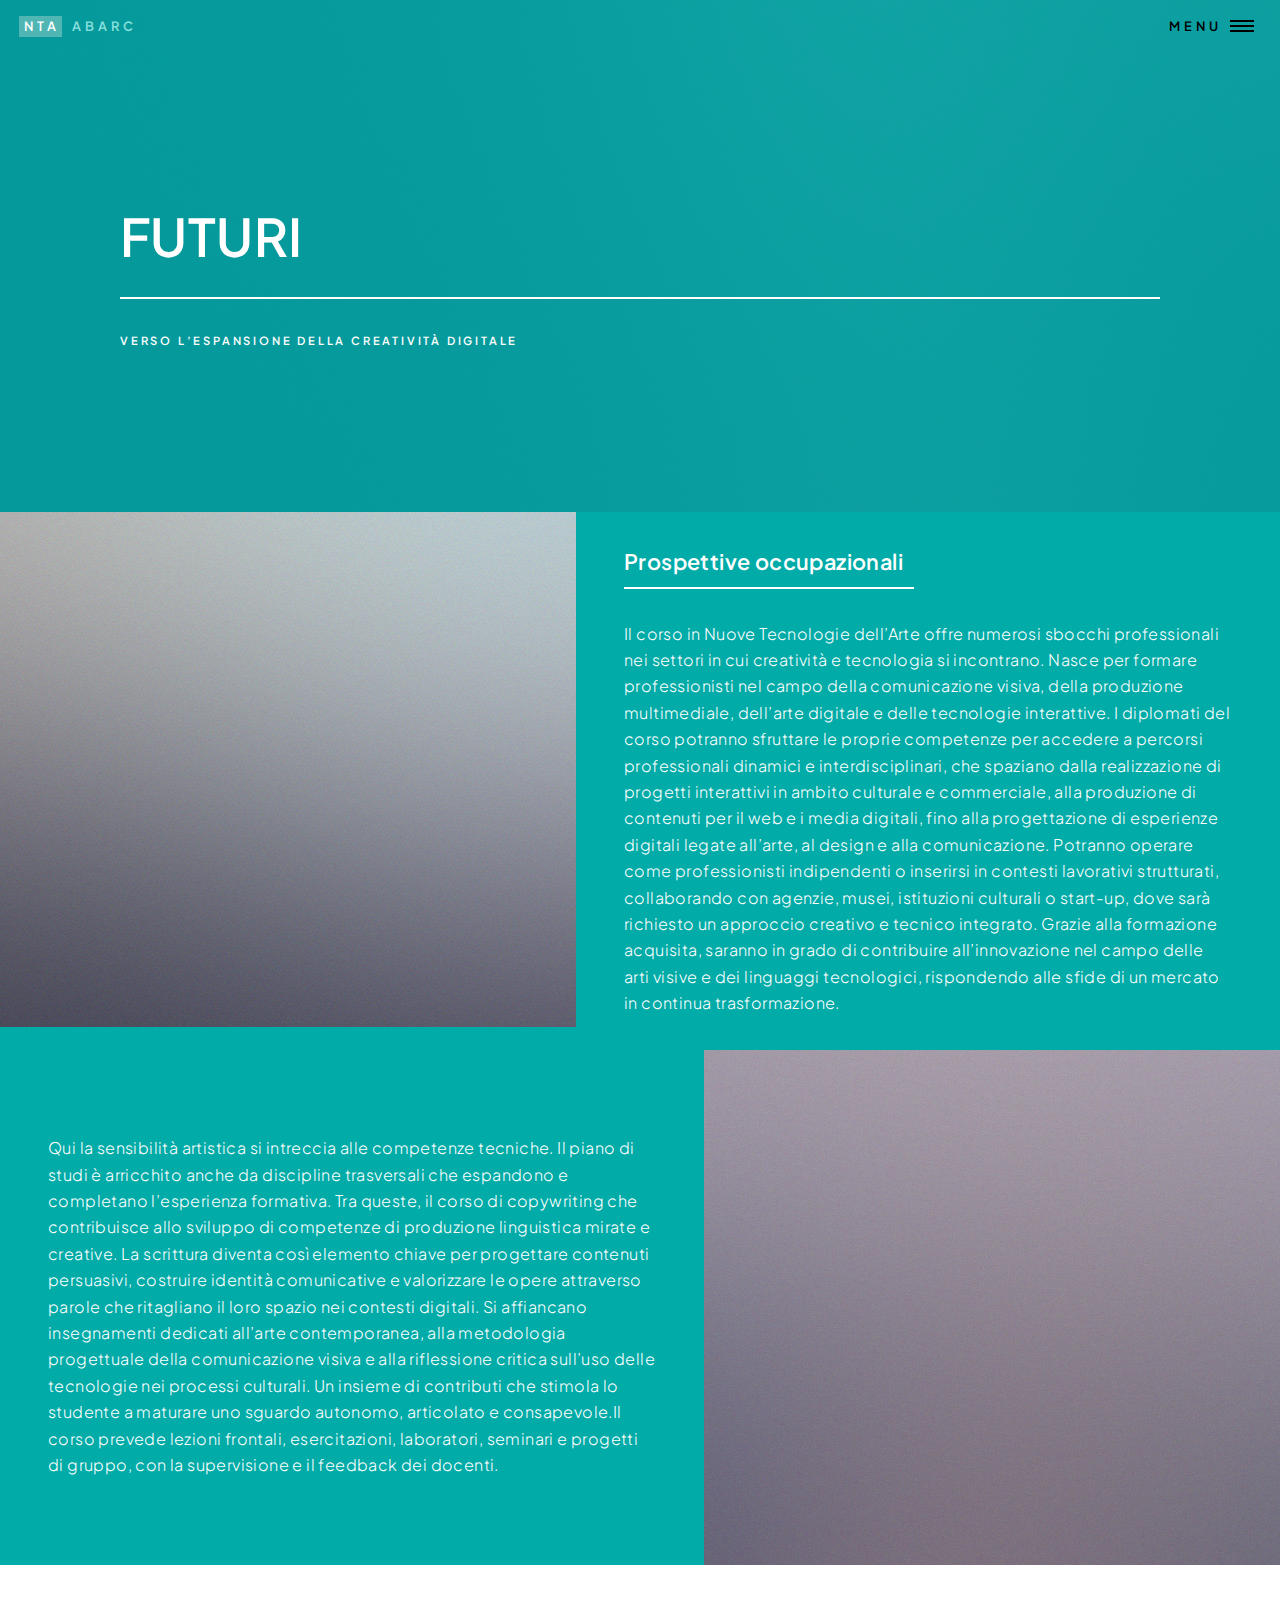
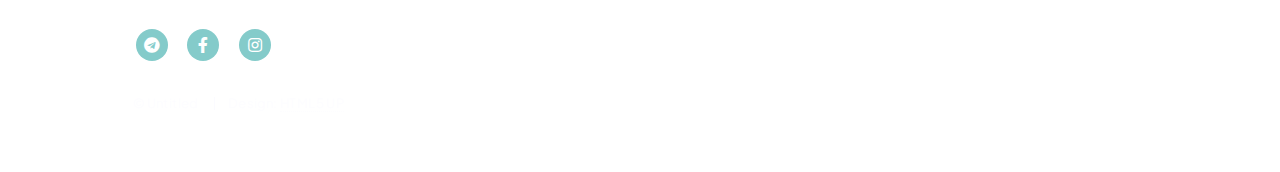
<file: futuri.html>
<!DOCTYPE html>
<!--
	Forty by HTML5 UP
	html5up.net | @ajlkn
	Free for personal and commercial use under the CCA 3.0 license (html5up.net/license)
-->
<html>
  <head>
    <title>ABARC NTA</title>
    <meta charset="utf-8" />
    <meta
      name="viewport"
      content="width=device-width, initial-scale=1, user-scalable=no"
    />
    <link rel="stylesheet" href="assets/css/futuri.css" />
    <noscript
      ><link rel="stylesheet" href="assets/css/noscript.css"
    /></noscript>
    <link rel="icon" href="images/favicon.png" type="image/png" />
  </head>
  <body class="is-preload">
    <!-- Wrapper -->
    <div id="wrapper">
      <!-- Header -->
      <!-- Note: The "styleN" class below should match that of the banner element. -->
      <header id="header" class="alt">
        <a href="index.html" class="logo"
          ><strong>NTA</strong> <span>ABARC</span></a
        >
        <nav>
          <a href="#menu">Menu</a>
        </nav>
      </header>

      <!-- Menu -->
      <nav id="menu">
        <ul class="links">
          <li><a href="index.html">Home</a></li>
          <li><a href="landing.html">DNA</a></li>
          <li><a href="generic.html">Generic</a></li>
          <li><a href="elements.html">Elements</a></li>
        </ul>
        <ul class="actions stacked">
          <li><a href="#" class="button primary fit">Get Started</a></li>
          <!-- <li><a href="#" class="button fit">Log In</a></li> -->
        </ul>
      </nav>

      <!-- Banner -->
      <!-- Note: The "styleN" class below should match that of the header element. -->
      <section id="banner" class="style3">
        <div class="inner">
          <span class="image">
            <img src="images/pic07.jpg" alt="" />
          </span>
          <header class="major">
            <h1>FUTURI</h1>
          </header>
          <div class="content">
            <p>Verso l’espansione della creatività digitale</p>
          </div>
        </div>
      </section>

      <!-- Main -->
      <div id="main">
        <!-- One
							<section id="one">
								<div class="inner">
									<header class="major">
										<h2>Sed amet aliquam</h2>
									</header>
									<p>Nullam et orci eu lorem consequat tincidunt vivamus et sagittis magna sed nunc rhoncus condimentum sem. In efficitur ligula tate urna. Maecenas massa vel lacinia pellentesque lorem ipsum dolor. Nullam et orci eu lorem consequat tincidunt. Vivamus et sagittis libero. Nullam et orci eu lorem consequat tincidunt vivamus et sagittis magna sed nunc rhoncus condimentum sem. In efficitur ligula tate urna.</p>
								</div>
							</section> -->

        <!-- Two -->
        <section id="two" class="spotlights">
          <section>
            <a href="generic.html" class="image">
              <img
                src="images/pic08.jpg"
                alt=""
                data-position="center center"
              />
            </a>
            <div class="content">
              <div class="inner">
                <header class="major">
                  <h3>Prospettive occupazionali</h3>
                </header>
                <p>
                 Il corso in Nuove Tecnologie dell’Arte offre numerosi sbocchi 
                 professionali nei settori in cui creatività e tecnologia si 
                 incontrano. Nasce per formare professionisti nel campo della
                  comunicazione visiva, della produzione multimediale, dell’arte 
                  digitale e delle tecnologie interattive. I diplomati del corso 
                  potranno sfruttare le proprie competenze per accedere a percorsi
                   professionali dinamici e interdisciplinari, che spaziano dalla 
                   realizzazione di progetti interattivi in ambito culturale e
                    commerciale, alla produzione di contenuti per il web e i
                     media digitali, fino alla progettazione di esperienze digitali
                      legate all’arte, al design e alla comunicazione.
                     Potranno operare come professionisti indipendenti o
                      inserirsi in contesti lavorativi strutturati, 
                      collaborando con agenzie, musei, istituzioni culturali o 
                      start-up, dove sarà richiesto un approccio creativo e
                       tecnico integrato. Grazie alla formazione acquisita,
                        saranno in grado di contribuire all’innovazione nel
                         campo delle arti visive e dei linguaggi tecnologici, 
                         rispondendo alle sfide di un mercato in continua trasformazione.
              
                </p>
                <!-- <ul class="actions">
                  <li><a href="generic.html" class="button">Learn more</a></li>
                </ul> -->
              </div>
            </div>
          </section>
          <section>
            <a href="generic.html" class="image">
              <img src="images/pic09.jpg" alt="" data-position="top center" />
            </a>
            <div class="content">
              <div class="inner">
                <!-- <header class="major">
                  <h3>Rhoncus magna</h3>
                </header> -->
                <p>
					Qui la sensibilità artistica si intreccia alle competenze tecniche.
          Il piano di studi è arricchito anche da discipline trasversali che 
          espandono e completano l’esperienza formativa. Tra queste, il corso 
          di copywriting che contribuisce allo sviluppo di competenze di produzione
           linguistica mirate e creative. La scrittura diventa così elemento
            chiave per progettare contenuti persuasivi, costruire identità 
            comunicative e valorizzare le opere attraverso parole che ritagliano
             il loro spazio nei contesti digitali. Si affiancano insegnamenti 
             dedicati all’arte contemporanea, alla metodologia progettuale della 
             comunicazione visiva e alla riflessione critica sull’uso delle 
             tecnologie nei processi culturali. Un insieme di contributi che 
             stimola lo studente a maturare uno sguardo autonomo, articolato 
             e consapevole.Il corso prevede lezioni frontali, esercitazioni, 
             laboratori, seminari e progetti di gruppo, con la supervisione e
              il feedback dei docenti.
                </p>            
              </div>
            </div>
          </section>
          <!-- <section>
            <a href="generic.html" class="image">
              <img src="images/pic10.jpg" alt="" data-position="25% 25%" />
            </a>
            <div class="content">
              <div class="inner">
               <p>
                </p>
                <ul class="actions">
                  <li><a href="generic.html" class="button">Learn more</a></li>
                </ul>
              </div>
            </div>
          </section> -->
        </section>

     

      <!-- Footer -->
      <footer id="footer">
        <div class="inner">
          <ul class="icons">
            <li>
              <a href="https://t.me/+-flOyenUdhhkYTBk" class="icon brands alt fa-telegram"
                ><span class="label">Telegram</span></a
              >
            </li>
            <li>
              <a href="https://www.facebook.com/accademiabelleartirc/?locale=it_IT" class="icon brands alt fa-facebook-f"
                ><span class="label">Facebook</span></a
              >
            </li>
            <li>
              <a href="https://www.instagram.com/o1k0s/" class="icon brands alt fa-instagram"
                ><span class="label">Instagram</span></a
              >
            </li>
            <!-- <li>
              <a href="#" class="icon brands alt fa-github"
                ><span class="label">GitHub</span></a
              >
            </li>
            <li>
              <a href="#" class="icon brands alt fa-linkedin-in"
                ><span class="label">LinkedIn</span></a
              >
            </li> -->
          </ul>
          <ul class="copyright">
            <li>&copy; Untitled</li>
            <li>Design: <a href="https://html5up.net">HTML5 UP</a></li>
          </ul>
        </div>
      </footer>
    </div>

    <!-- Scripts -->
    <script src="assets/js/jquery.min.js"></script>
    <script src="assets/js/jquery.scrolly.min.js"></script>
    <script src="assets/js/jquery.scrollex.min.js"></script>
    <script src="assets/js/browser.min.js"></script>
    <script src="assets/js/breakpoints.min.js"></script>
    <script src="assets/js/util.js"></script>
    <script src="assets/js/main.js"></script>
  </body>
</html>
</file>
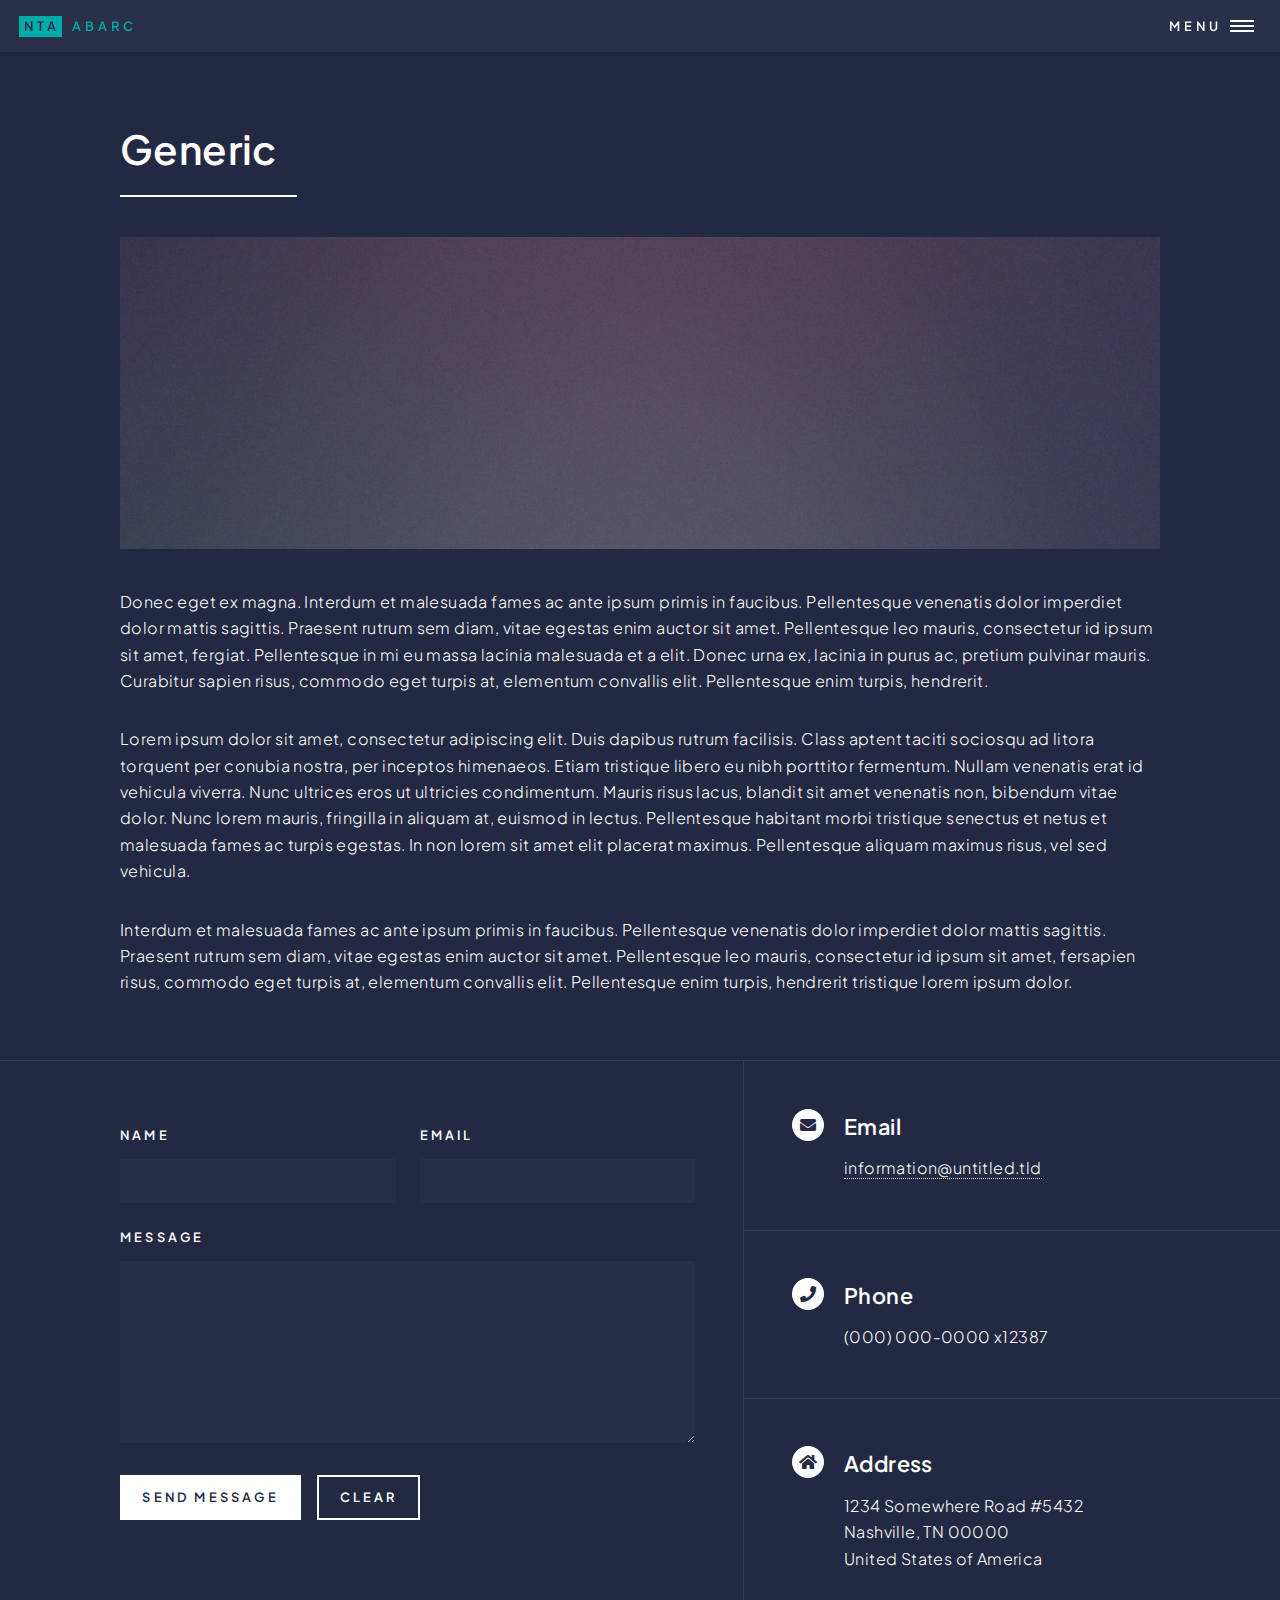
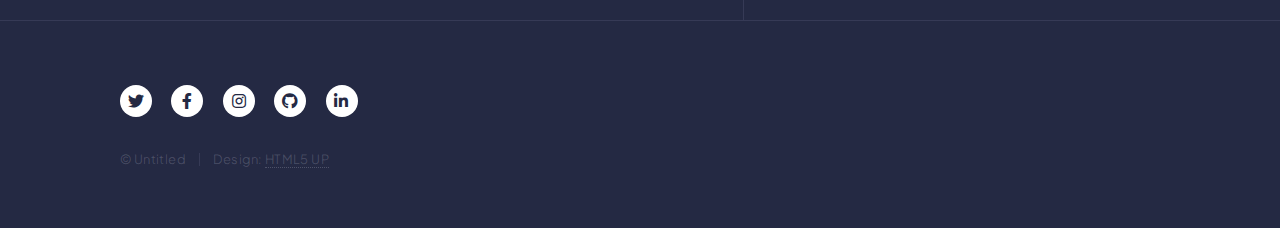
<file: generic.html>
<!DOCTYPE HTML>
<!--
	Forty by HTML5 UP
	html5up.net | @ajlkn
	Free for personal and commercial use under the CCA 3.0 license (html5up.net/license)
-->
<html>
	<head>
		<title>Generic - Forty by HTML5 UP</title>
		<meta charset="utf-8" />
		<meta name="viewport" content="width=device-width, initial-scale=1, user-scalable=no" />
		<link rel="stylesheet" href="assets/css/main.css" />
		<noscript><link rel="stylesheet" href="assets/css/noscript.css" /></noscript>
	</head>
	<body class="is-preload">

		<!-- Wrapper -->
			<div id="wrapper">

				<!-- Header -->
					<header id="header">
						<a href="index.html" class="logo"><strong>NTA</strong> <span>ABARC</span></a>
						<nav>
							<a href="#menu">Menu</a>
						</nav>
					</header>

				<!-- Menu -->
					<nav id="menu">
						<ul class="links">
							<li><a href="index.html">Home</a></li>
							<li><a href="landing.html">Landing</a></li>
							<li><a href="generic.html">Generic</a></li>
							<li><a href="elements.html">Elements</a></li>
						</ul>
						<ul class="actions stacked">
							<li><a href="#" class="button primary fit">Get Started</a></li>
							<li><a href="#" class="button fit">Log In</a></li>
						</ul>
					</nav>

				<!-- Main -->
					<div id="main" class="alt">

						<!-- One -->
							<section id="one">
								<div class="inner">
									<header class="major">
										<h1>Generic</h1>
									</header>
									<span class="image main"><img src="images/pic11.jpg" alt="" /></span>
									<p>Donec eget ex magna. Interdum et malesuada fames ac ante ipsum primis in faucibus. Pellentesque venenatis dolor imperdiet dolor mattis sagittis. Praesent rutrum sem diam, vitae egestas enim auctor sit amet. Pellentesque leo mauris, consectetur id ipsum sit amet, fergiat. Pellentesque in mi eu massa lacinia malesuada et a elit. Donec urna ex, lacinia in purus ac, pretium pulvinar mauris. Curabitur sapien risus, commodo eget turpis at, elementum convallis elit. Pellentesque enim turpis, hendrerit.</p>
									<p>Lorem ipsum dolor sit amet, consectetur adipiscing elit. Duis dapibus rutrum facilisis. Class aptent taciti sociosqu ad litora torquent per conubia nostra, per inceptos himenaeos. Etiam tristique libero eu nibh porttitor fermentum. Nullam venenatis erat id vehicula viverra. Nunc ultrices eros ut ultricies condimentum. Mauris risus lacus, blandit sit amet venenatis non, bibendum vitae dolor. Nunc lorem mauris, fringilla in aliquam at, euismod in lectus. Pellentesque habitant morbi tristique senectus et netus et malesuada fames ac turpis egestas. In non lorem sit amet elit placerat maximus. Pellentesque aliquam maximus risus, vel sed vehicula.</p>
									<p>Interdum et malesuada fames ac ante ipsum primis in faucibus. Pellentesque venenatis dolor imperdiet dolor mattis sagittis. Praesent rutrum sem diam, vitae egestas enim auctor sit amet. Pellentesque leo mauris, consectetur id ipsum sit amet, fersapien risus, commodo eget turpis at, elementum convallis elit. Pellentesque enim turpis, hendrerit tristique lorem ipsum dolor.</p>
								</div>
							</section>

					</div>

				<!-- Contact -->
					<section id="contact">
						<div class="inner">
							<section>
								<form method="post" action="#">
									<div class="fields">
										<div class="field half">
											<label for="name">Name</label>
											<input type="text" name="name" id="name" />
										</div>
										<div class="field half">
											<label for="email">Email</label>
											<input type="text" name="email" id="email" />
										</div>
										<div class="field">
											<label for="message">Message</label>
											<textarea name="message" id="message" rows="6"></textarea>
										</div>
									</div>
									<ul class="actions">
										<li><input type="submit" value="Send Message" class="primary" /></li>
										<li><input type="reset" value="Clear" /></li>
									</ul>
								</form>
							</section>
							<section class="split">
								<section>
									<div class="contact-method">
										<span class="icon solid alt fa-envelope"></span>
										<h3>Email</h3>
										<a href="#">information@untitled.tld</a>
									</div>
								</section>
								<section>
									<div class="contact-method">
										<span class="icon solid alt fa-phone"></span>
										<h3>Phone</h3>
										<span>(000) 000-0000 x12387</span>
									</div>
								</section>
								<section>
									<div class="contact-method">
										<span class="icon solid alt fa-home"></span>
										<h3>Address</h3>
										<span>1234 Somewhere Road #5432<br />
										Nashville, TN 00000<br />
										United States of America</span>
									</div>
								</section>
							</section>
						</div>
					</section>

				<!-- Footer -->
					<footer id="footer">
						<div class="inner">
							<ul class="icons">
								<li><a href="#" class="icon brands alt fa-twitter"><span class="label">Twitter</span></a></li>
								<li><a href="#" class="icon brands alt fa-facebook-f"><span class="label">Facebook</span></a></li>
								<li><a href="#" class="icon brands alt fa-instagram"><span class="label">Instagram</span></a></li>
								<li><a href="#" class="icon brands alt fa-github"><span class="label">GitHub</span></a></li>
								<li><a href="#" class="icon brands alt fa-linkedin-in"><span class="label">LinkedIn</span></a></li>
							</ul>
							<ul class="copyright">
								<li>&copy; Untitled</li><li>Design: <a href="https://html5up.net">HTML5 UP</a></li>
							</ul>
						</div>
					</footer>

			</div>

		<!-- Scripts -->
			<script src="assets/js/jquery.min.js"></script>
			<script src="assets/js/jquery.scrolly.min.js"></script>
			<script src="assets/js/jquery.scrollex.min.js"></script>
			<script src="assets/js/browser.min.js"></script>
			<script src="assets/js/breakpoints.min.js"></script>
			<script src="assets/js/util.js"></script>
			<script src="assets/js/main.js"></script>

	</body>
</html>
</file>
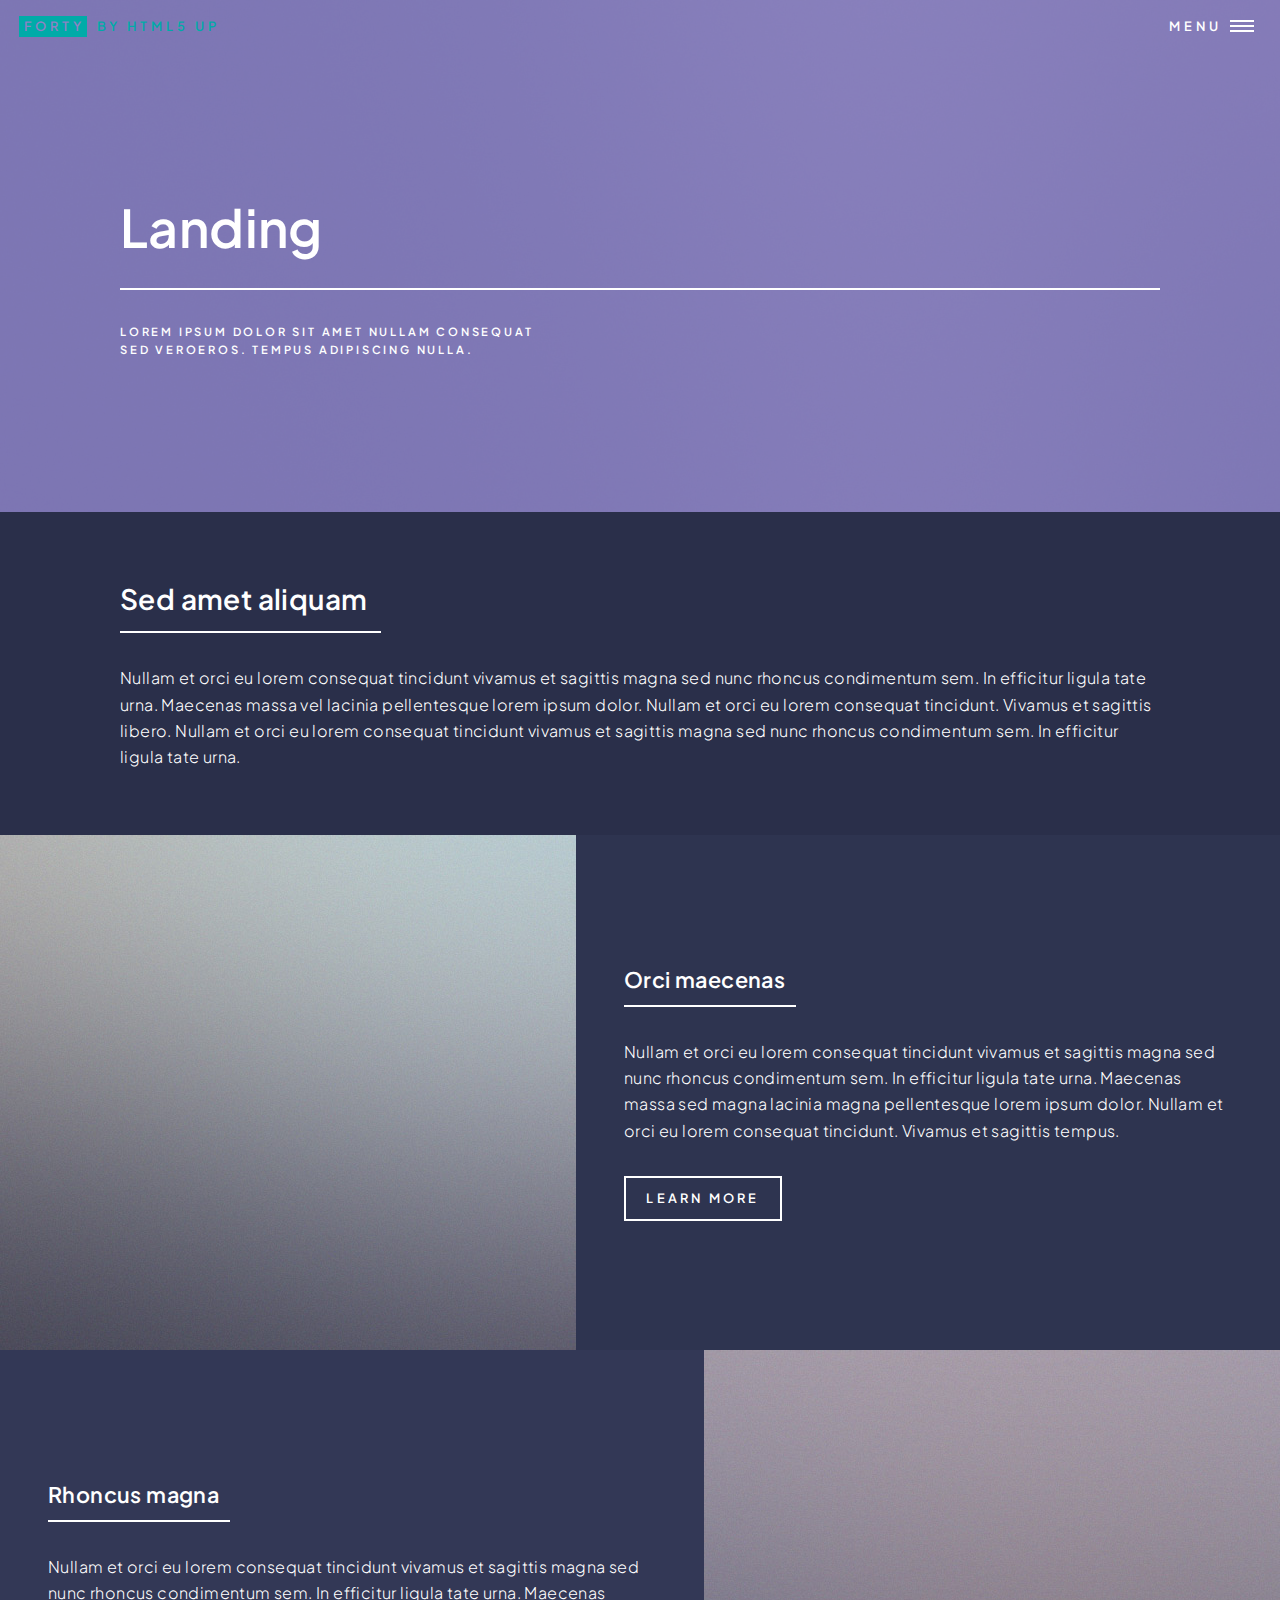
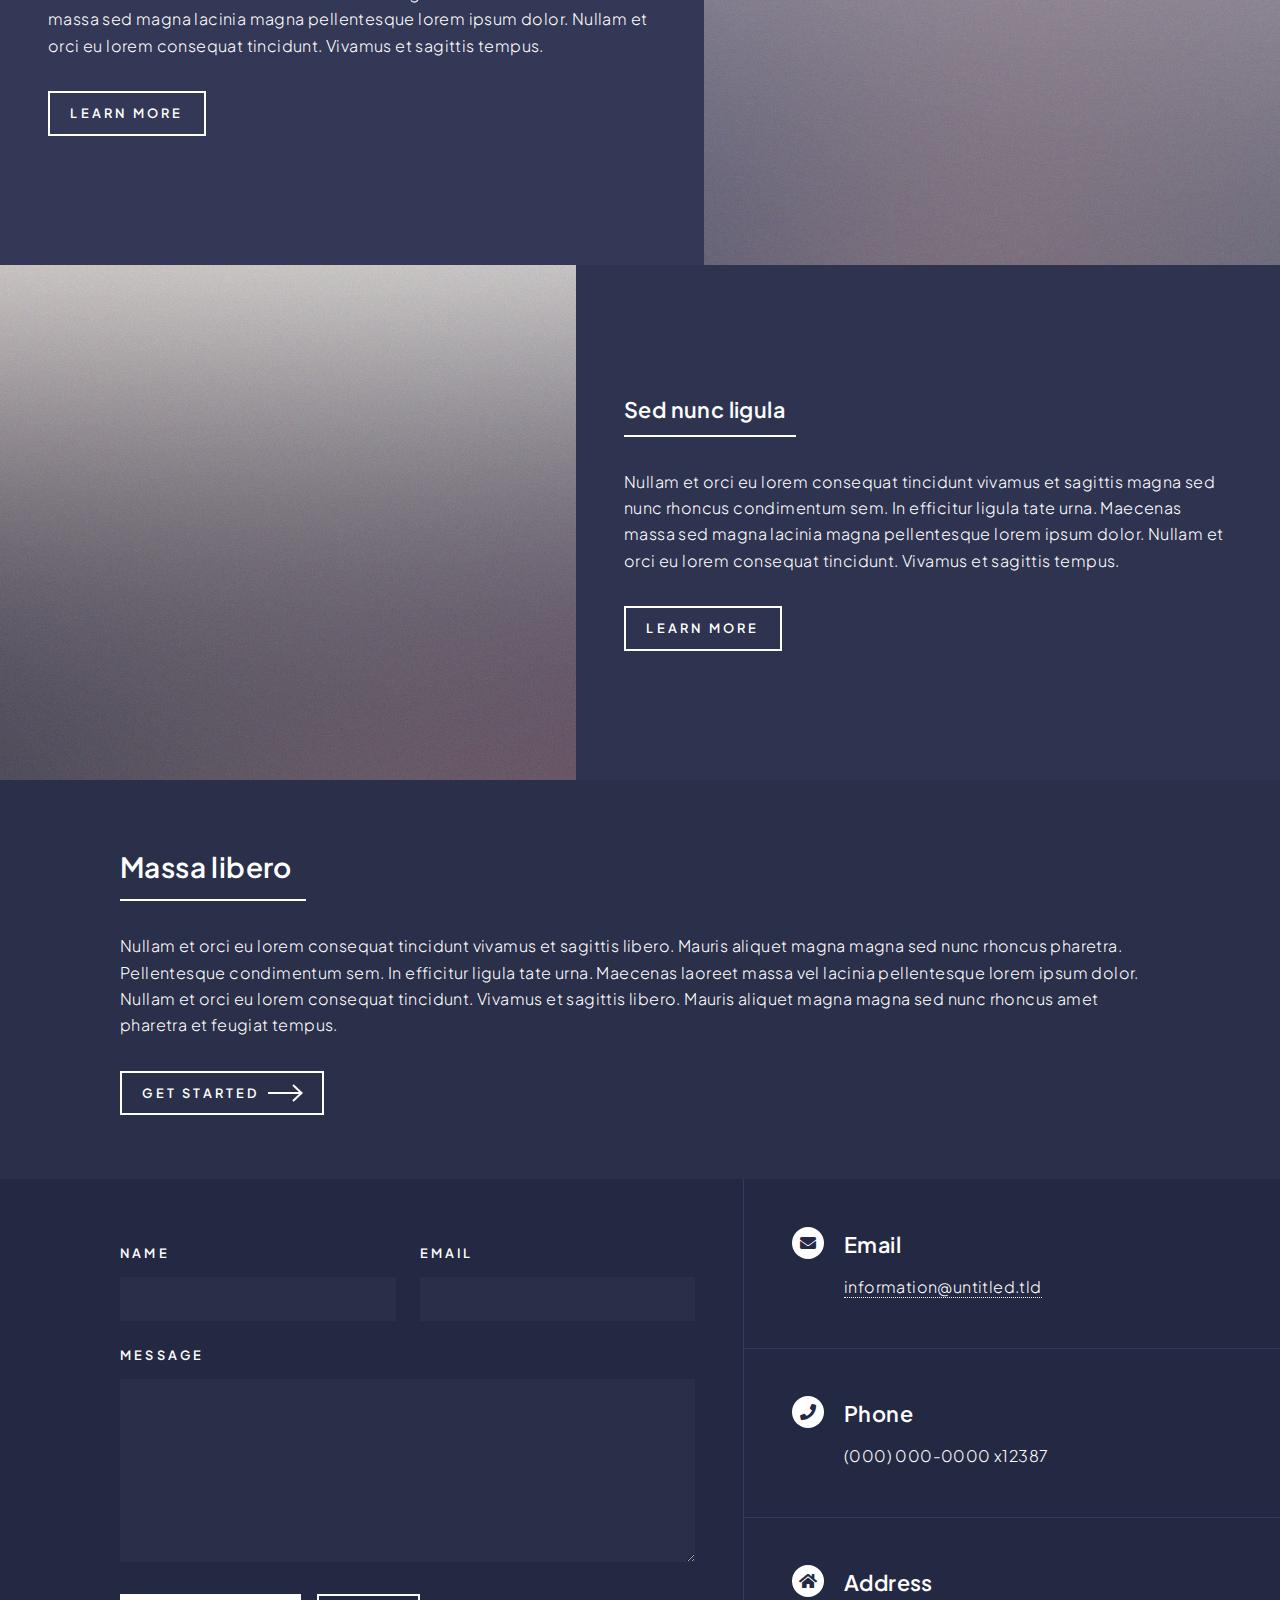
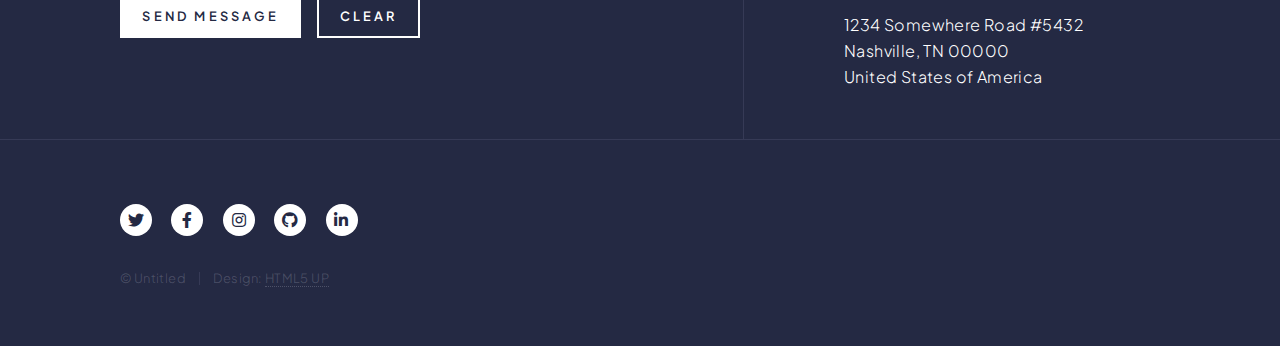
<file: landing.html>
<!DOCTYPE HTML>
<!--
	Forty by HTML5 UP
	html5up.net | @ajlkn
	Free for personal and commercial use under the CCA 3.0 license (html5up.net/license)
-->
<html>
	<head>
		<title>Landing - Forty by HTML5 UP</title>
		<meta charset="utf-8" />
		<meta name="viewport" content="width=device-width, initial-scale=1, user-scalable=no" />
		<link rel="stylesheet" href="assets/css/main.css" />
		<noscript><link rel="stylesheet" href="assets/css/noscript.css" /></noscript>
	</head>
	<body class="is-preload">

		<!-- Wrapper -->
			<div id="wrapper">

				<!-- Header -->
				<!-- Note: The "styleN" class below should match that of the banner element. -->
					<header id="header" class="alt style2">
						<a href="index.html" class="logo"><strong>Forty</strong> <span>by HTML5 UP</span></a>
						<nav>
							<a href="#menu">Menu</a>
						</nav>
					</header>

				<!-- Menu -->
					<nav id="menu">
						<ul class="links">
							<li><a href="index.html">Home</a></li>
							<li><a href="landing.html">Landing</a></li>
							<li><a href="generic.html">Generic</a></li>
							<li><a href="elements.html">Elements</a></li>
						</ul>
						<ul class="actions stacked">
							<li><a href="#" class="button primary fit">Get Started</a></li>
							<li><a href="#" class="button fit">Log In</a></li>
						</ul>
					</nav>

				<!-- Banner -->
				<!-- Note: The "styleN" class below should match that of the header element. -->
					<section id="banner" class="style2">
						<div class="inner">
							<span class="image">
								<img src="images/pic07.jpg" alt="" />
							</span>
							<header class="major">
								<h1>Landing</h1>
							</header>
							<div class="content">
								<p>Lorem ipsum dolor sit amet nullam consequat<br />
								sed veroeros. tempus adipiscing nulla.</p>
							</div>
						</div>
					</section>

				<!-- Main -->
					<div id="main">

						<!-- One -->
							<section id="one">
								<div class="inner">
									<header class="major">
										<h2>Sed amet aliquam</h2>
									</header>
									<p>Nullam et orci eu lorem consequat tincidunt vivamus et sagittis magna sed nunc rhoncus condimentum sem. In efficitur ligula tate urna. Maecenas massa vel lacinia pellentesque lorem ipsum dolor. Nullam et orci eu lorem consequat tincidunt. Vivamus et sagittis libero. Nullam et orci eu lorem consequat tincidunt vivamus et sagittis magna sed nunc rhoncus condimentum sem. In efficitur ligula tate urna.</p>
								</div>
							</section>

						<!-- Two -->
							<section id="two" class="spotlights">
								<section>
									<a href="generic.html" class="image">
										<img src="images/pic08.jpg" alt="" data-position="center center" />
									</a>
									<div class="content">
										<div class="inner">
											<header class="major">
												<h3>Orci maecenas</h3>
											</header>
											<p>Nullam et orci eu lorem consequat tincidunt vivamus et sagittis magna sed nunc rhoncus condimentum sem. In efficitur ligula tate urna. Maecenas massa sed magna lacinia magna pellentesque lorem ipsum dolor. Nullam et orci eu lorem consequat tincidunt. Vivamus et sagittis tempus.</p>
											<ul class="actions">
												<li><a href="generic.html" class="button">Learn more</a></li>
											</ul>
										</div>
									</div>
								</section>
								<section>
									<a href="generic.html" class="image">
										<img src="images/pic09.jpg" alt="" data-position="top center" />
									</a>
									<div class="content">
										<div class="inner">
											<header class="major">
												<h3>Rhoncus magna</h3>
											</header>
											<p>Nullam et orci eu lorem consequat tincidunt vivamus et sagittis magna sed nunc rhoncus condimentum sem. In efficitur ligula tate urna. Maecenas massa sed magna lacinia magna pellentesque lorem ipsum dolor. Nullam et orci eu lorem consequat tincidunt. Vivamus et sagittis tempus.</p>
											<ul class="actions">
												<li><a href="generic.html" class="button">Learn more</a></li>
											</ul>
										</div>
									</div>
								</section>
								<section>
									<a href="generic.html" class="image">
										<img src="images/pic10.jpg" alt="" data-position="25% 25%" />
									</a>
									<div class="content">
										<div class="inner">
											<header class="major">
												<h3>Sed nunc ligula</h3>
											</header>
											<p>Nullam et orci eu lorem consequat tincidunt vivamus et sagittis magna sed nunc rhoncus condimentum sem. In efficitur ligula tate urna. Maecenas massa sed magna lacinia magna pellentesque lorem ipsum dolor. Nullam et orci eu lorem consequat tincidunt. Vivamus et sagittis tempus.</p>
											<ul class="actions">
												<li><a href="generic.html" class="button">Learn more</a></li>
											</ul>
										</div>
									</div>
								</section>
							</section>

						<!-- Three -->
							<section id="three">
								<div class="inner">
									<header class="major">
										<h2>Massa libero</h2>
									</header>
									<p>Nullam et orci eu lorem consequat tincidunt vivamus et sagittis libero. Mauris aliquet magna magna sed nunc rhoncus pharetra. Pellentesque condimentum sem. In efficitur ligula tate urna. Maecenas laoreet massa vel lacinia pellentesque lorem ipsum dolor. Nullam et orci eu lorem consequat tincidunt. Vivamus et sagittis libero. Mauris aliquet magna magna sed nunc rhoncus amet pharetra et feugiat tempus.</p>
									<ul class="actions">
										<li><a href="generic.html" class="button next">Get Started</a></li>
									</ul>
								</div>
							</section>

					</div>

				<!-- Contact -->
					<section id="contact">
						<div class="inner">
							<section>
								<form method="post" action="#">
									<div class="fields">
										<div class="field half">
											<label for="name">Name</label>
											<input type="text" name="name" id="name" />
										</div>
										<div class="field half">
											<label for="email">Email</label>
											<input type="text" name="email" id="email" />
										</div>
										<div class="field">
											<label for="message">Message</label>
											<textarea name="message" id="message" rows="6"></textarea>
										</div>
									</div>
									<ul class="actions">
										<li><input type="submit" value="Send Message" class="primary" /></li>
										<li><input type="reset" value="Clear" /></li>
									</ul>
								</form>
							</section>
							<section class="split">
								<section>
									<div class="contact-method">
										<span class="icon solid alt fa-envelope"></span>
										<h3>Email</h3>
										<a href="#">information@untitled.tld</a>
									</div>
								</section>
								<section>
									<div class="contact-method">
										<span class="icon solid alt fa-phone"></span>
										<h3>Phone</h3>
										<span>(000) 000-0000 x12387</span>
									</div>
								</section>
								<section>
									<div class="contact-method">
										<span class="icon solid alt fa-home"></span>
										<h3>Address</h3>
										<span>1234 Somewhere Road #5432<br />
										Nashville, TN 00000<br />
										United States of America</span>
									</div>
								</section>
							</section>
						</div>
					</section>

				<!-- Footer -->
					<footer id="footer">
						<div class="inner">
							<ul class="icons">
								<li><a href="#" class="icon brands alt fa-twitter"><span class="label">Twitter</span></a></li>
								<li><a href="#" class="icon brands alt fa-facebook-f"><span class="label">Facebook</span></a></li>
								<li><a href="#" class="icon brands alt fa-instagram"><span class="label">Instagram</span></a></li>
								<li><a href="#" class="icon brands alt fa-github"><span class="label">GitHub</span></a></li>
								<li><a href="#" class="icon brands alt fa-linkedin-in"><span class="label">LinkedIn</span></a></li>
							</ul>
							<ul class="copyright">
								<li>&copy; Untitled</li><li>Design: <a href="https://html5up.net">HTML5 UP</a></li>
							</ul>
						</div>
					</footer>

			</div>

		<!-- Scripts -->
			<script src="assets/js/jquery.min.js"></script>
			<script src="assets/js/jquery.scrolly.min.js"></script>
			<script src="assets/js/jquery.scrollex.min.js"></script>
			<script src="assets/js/browser.min.js"></script>
			<script src="assets/js/breakpoints.min.js"></script>
			<script src="assets/js/util.js"></script>
			<script src="assets/js/main.js"></script>

	</body>
</html>
</file>
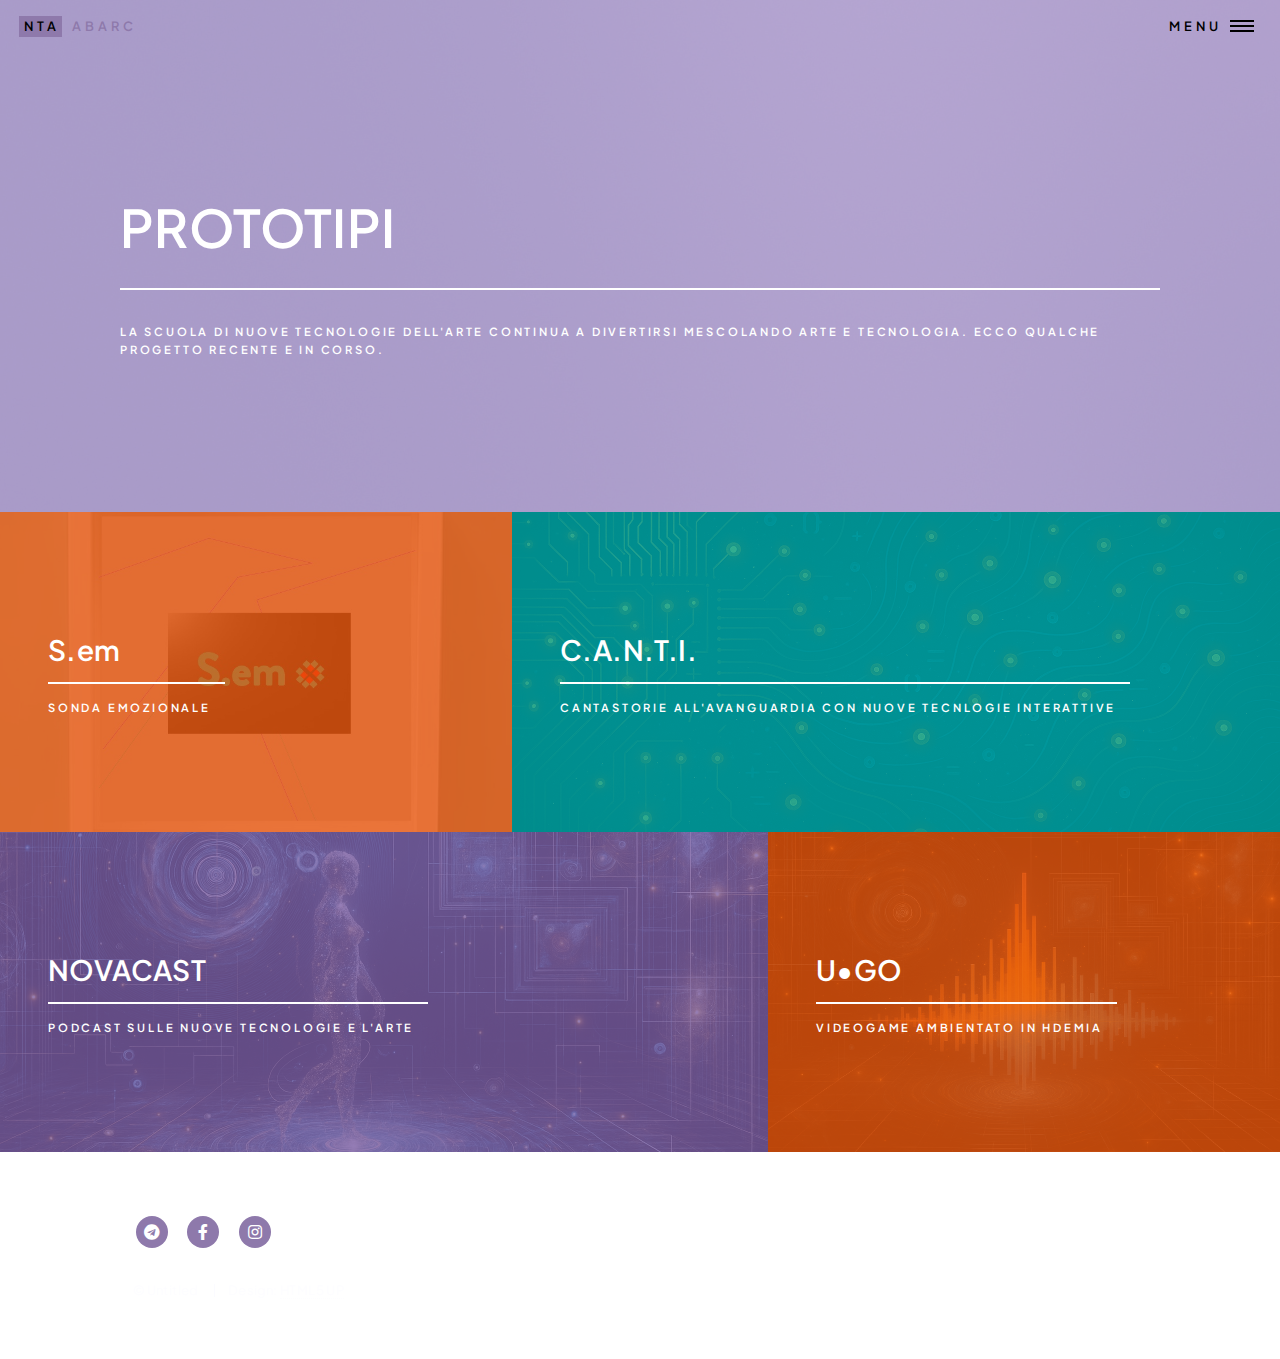
<file: prototipi.html>
<!DOCTYPE html>
<!--
	Forty by HTML5 UP
	html5up.net | @ajlkn
	Free for personal and commercial use under the CCA 3.0 license (html5up.net/license)
-->
<html>
 <head>
    <title>ABARC NTA</title>
    <meta charset="utf-8" />
    <meta name="viewport"
      content="width=device-width, initial-scale=1, user-scalable=no"/>
    <link rel="stylesheet" href="assets/css/prototipi.css" />
    <noscript><link rel="stylesheet" href="assets/css/noscript.css"/></noscript>
 <link rel="icon" href="images/icon70x70.png">
  </head>
  <body class="is-preload">
    <!-- Wrapper -->
    <div id="wrapper">
      <!-- Header -->
      <header id="header" class="alt">
        <a href="index.html" class="logo"><strong>NTA</strong> <span>ABARC</span></a>
        <nav>
          <a href="#menu">Menu</a>
        </nav>
      </header>

      <!-- Menu -->
      <nav id="menu">
        <ul class="links">
          <li><a href="index.html">Home</a></li>
          <li><a href="dna.html">DNA</a></li>
          <li><a href="algoritmo.html">ALGORITMO</a></li>
          <li><a href="futuri.html">FUTURI</a></li>
          <li><a href="echi.html">ECHI</a></li>
           <li><a href="prototipi.html">PROTOTIPI</a></li>
        </ul>
        <ul class="actions stacked">
          <li><a href="t3.html" class="button primary fit">HEADQUARTERS</a></li>
          <!-- <li><a href="#" class="button fit">Log In</a></li> -->
        </ul>
      </nav>

      <!-- Banner -->
     <section id="banner" class="style4">
        <div class="inner">
          <span class="image">
            <img src="images/pic07.jpg" alt="" />
          </span>
          <header class="major">
            <h1>PROTOTIPI</h1>
          </header>
          <div class="content">
            <p>La Scuola di Nuove Tecnologie dell'Arte continua a divertirsi mescolando arte e tecnologia. Ecco qualche progetto recente e in corso.
</p>
          </div>
        </div>
      </section>

      <!-- Main -->
      <div id="main">
        <!-- One -->
        <section id="one" class="tiles">
         <article>
  <span class="image"><div class="overlay"></div>
    <img src="images/sem.jpg" alt="" />
  </span>
  <header class="major">
    <h3>
      <span class="label default link">S.em</span>      
      <span class="label hover">Installazione interattiva pensata per catturare e 
        rappresentare visivamente lo stato emotivo delle persone in tempo reale.</span>
    </h3>
    <p>Sonda emozionale</p>
  </header>
</article>
          </article>
          <article>
            <span class="image"><div class="overlay"></div>
              <img src="images/pic07.png" alt="" />
            </span>
            <header class="major">
              <h3><span class="label default link">C.A.N.T.I.</span> <span class="label hover">
               Metaumano il cui scopo è quello di creare un linguaggio universale capace di far riflettere l'umanità sul valore dell'arte, 
raccontando le storie dello stretto provenienti da tutti gli universi temporali.
</span></h3>             
              <p>Cantastorie all'Avanguardia con Nuove Tecnlogie Interattive</p>
            </header>
          </article>
          <article>
            <span class="image"><div class="overlay"></div>
              <img src="images/pic05.png" alt="" />
            </span>
            <header class="major">
              <h3><a class="label default link">NOVACAST</a><span class="label hover">Podcast dedicato 
                all’approfondimento dei temi legati all’arte,
                alla tecnologia e alla cultura contemporanea.</span></h3>
              <p>Podcast sulle nuove tecnologie e l'arte</p>
            </header>
          </article>
          <article>
            <span class="image">
              <img src="images/pic04.png" alt="" />
            </span>
            <header class="major">
              <h3><a href="echi.html" class="link">U•GO</a><span class="label hover">Videogioco sviluppato
                 dagli studenti del corso di Sistemi Interattivi e 
                 ambientato in una versione magica e misteriosa dell’Accademia.</span></h3>
              <p>Videogame ambientato in hdemia</p>
            </header>
          </article>
          <!-- <article>
            <span class="image">
              <img src="images/pict3.png" alt="" />
            </span>
            <header class="major">
              <h3><a href="t3.html" class="link">T3</a></h3>
              <p>Headquarters</p>
            </header>
          </article>
          <article>
            <span class="image">
              <img src="images/pictaro.jpg" alt="" />
            </span>
            <header class="major">
              <h3>
                <a href="prototipi.html" class="link">PROTOTIPI IN PIXEL</a>
              </h3>
              <p>Tracce sul web</p>
            </header>
          </article> -->
        </section>

        <!-- Two
        <section id="two">
          <div class="inner">
            <header class="major">
              <h2>Massa libero</h2>
            </header>
            <p>
              Nullam et orci eu lorem consequat tincidunt vivamus et sagittis
              libero. Mauris aliquet magna magna sed nunc rhoncus pharetra.
              Pellentesque condimentum sem. In efficitur ligula tate urna.
              Maecenas laoreet massa vel lacinia pellentesque lorem ipsum dolor.
              Nullam et orci eu lorem consequat tincidunt. Vivamus et sagittis
              libero. Mauris aliquet magna magna sed nunc rhoncus amet pharetra
              et feugiat tempus.
            </p>
            <ul class="actions">
              <li>
                <a href="landing.html" class="button next">Get Started</a>
              </li>
            </ul>
          </div>
        </section>
      </div> -->

      <!-- Contact
      <section id="contact">
        <div class="inner">
          <section>
            <form method="post" action="#">
              <div class="fields">
                <div class="field half">
                  <label for="name">Name</label>
                  <input type="text" name="name" id="name" />
                </div>
                <div class="field half">
                  <label for="email">Email</label>
                  <input type="text" name="email" id="email" />
                </div>
                <div class="field">
                  <label for="message">Message</label>
                  <textarea name="message" id="message" rows="6"></textarea>
                </div>
              </div>
              <ul class="actions">
                <li>
                  <input type="submit" value="Send Message" class="primary" />
                </li>
                <li><input type="reset" value="Clear" /></li>
              </ul>
            </form>
          </section>
          <section class="split">
            <section>
              <div class="contact-method">
                <span class="icon solid alt fa-envelope"></span>
                <h3>Email</h3>
                <a href="#">information@untitled.tld</a>
              </div>
            </section>
            <section>
              <div class="contact-method">
                <span class="icon solid alt fa-phone"></span>
                <h3>Phone</h3>
                <span>(000) 000-0000 x12387</span>
              </div>
            </section>
            <section>
              <div class="contact-method">
                <span class="icon solid alt fa-home"></span>
                <h3>Address</h3>
                <span
                  >1234 Somewhere Road #5432<br />
                  Nashville, TN 00000<br />
                  United States of America</span
                >
              </div>
            </section>
          </section>
        </div>
      </section> -->

      <!-- Footer -->
      <footer id="footer">
        <div class="inner">
          <ul class="icons">
            <li>
              <a href="https://t.me/+-flOyenUdhhkYTBk" class="icon brands alt fa-telegram"
                ><span class="label">Telegram</span></a
              >
            </li>
            <li>
              <a href="https://www.facebook.com/accademiabelleartirc/?locale=it_IT" class="icon brands alt fa-facebook-f"
                ><span class="label">Facebook</span></a
              >
            </li>
            <li>
              <a href="https://www.instagram.com/o1k0s/" class="icon brands alt fa-instagram"
                ><span class="label">Instagram</span></a
              >
            </li>
            <!-- <li>
              <a href="#" class="icon brands alt fa-github"
                ><span class="label">GitHub</span></a
              >
            </li>
            <li>
              <a href="#" class="icon brands alt fa-linkedin-in"
                ><span class="label">LinkedIn</span></a
              >
            </li> -->
          </ul>
          <ul class="copyright">
            <li>&copy; Untitled</li>
            <li>Design: <a href="https://html5up.net">HTML5 UP</a></li>
          </ul>
        </div>
      </footer>
    </div>

    <!-- Scripts -->
    <script src="assets/js/jquery.min.js"></script>
    <script src="assets/js/jquery.scrolly.min.js"></script>
    <script src="assets/js/jquery.scrollex.min.js"></script>
    <script src="assets/js/browser.min.js"></script>
    <script src="assets/js/breakpoints.min.js"></script>
    <script src="assets/js/util.js"></script>
    <script src="assets/js/main.js"></script>
  </body>
</html>
</file>
<file: assets/css/noscript.css>
/*
	Forty by HTML5 UP
	html5up.net | @ajlkn
	Free for personal and commercial use under the CCA 3.0 license (html5up.net/license)
*/

/* Banner */

	body.is-preload #banner:after {
		opacity: 0.85;
	}

	body.is-preload #banner > .inner {
		-moz-filter: none;
		-webkit-filter: none;
		-ms-filter: none;
		filter: none;
		-moz-transform: none;
		-webkit-transform: none;
		-ms-transform: none;
		transform: none;
		opacity: 1;
	}
</file>
<file: assets/css/algoritmo.css>
@import url(fontawesome-all.min.css);
@import url("https://fonts.googleapis.com/css?family=Source+Sans+Pro:300,300italic,600,600italic");
@import url('https://fonts.googleapis.com/css2?family=Sora:wght@100..800&display=swap');
@import url('https://fonts.googleapis.com/css2?family=Space+Grotesk:wght@300..700&display=swap');
@import url('https://fonts.googleapis.com/css2?family=Oxanium:wght@200..800&display=swap');
@import url('https://fonts.googleapis.com/css2?family=Plus+Jakarta+Sans:ital,wght@0,200..800;1,200..800&display=swap');


/*
	Forty by HTML5 UP
	html5up.net | @ajlkn
	Free for personal and commercial use under the CCA 3.0 license (html5up.net/license)
*/


html, body, div, span, applet, object,
iframe, h1, h2, h3, h4, h5, h6, p, blockquote,
pre, a, abbr, acronym, address, big, cite,
code, del, dfn, em, img, ins, kbd, q, s, samp,
small, strike, strong, sub, sup, tt, var, b,
u, i, center, dl, dt, dd, ol, ul, li, fieldset,
form, label, legend, table, caption, tbody,
tfoot, thead, tr, th, td, article, aside,
canvas, details, embed, figure, figcaption,
footer, header, hgroup, menu, nav, output, ruby,
section, summary, time, mark, audio, video {
	margin: 0;
	padding: 0;
	border: 0;
	font-size: 100%;
	font: inherit;
	vertical-align: baseline;}

article, aside, details, figcaption, figure,
footer, header, hgroup, menu, nav, section {
	display: block;}

body {
	line-height: 1;
}


#footer {
  background-color: #ffffff; /* oppure altro colore */
}


ol, ul {
	list-style: none;
}

blockquote, q {
	quotes: none;
}

	blockquote:before, blockquote:after, q:before, q:after {
		content: '';
		content: none;
	}

table {
	border-collapse: collapse;
	border-spacing: 0;
}

body {
	-webkit-text-size-adjust: none;
}

mark {
	background-color: transparent;
	color: inherit;
}

input::-moz-focus-inner {
	border: 0;
	padding: 0;
}

input, select, textarea {
	-moz-appearance: none;
	-webkit-appearance: none;
	-ms-appearance: none;
	appearance: none;
}

/* Basic */

	@-ms-viewport {
		width: device-width;
	}

	body {
		-ms-overflow-style: scrollbar;
	}

	@media screen and (max-width: 480px) {

		html, body {
			min-width: 320px;
		}

	}

	html {
		box-sizing: border-box;
	}

	*, *:before, *:after {
		box-sizing: inherit;
	}

	body {
		background: #ffffff;
	}

		body.is-preload *, body.is-preload *:before, body.is-preload *:after {
			-moz-animation: none !important;
			-webkit-animation: none !important;
			-ms-animation: none !important;
			animation: none !important;
			-moz-transition: none !important;
			-webkit-transition: none !important;
			-ms-transition: none !important;
			transition: none !important;
		}

/* Type */

	body, input, select, textarea {
		background-color: #00ABA8;
		color: #ffffff;
		font-family: "Plus Jakarta Sans", Helvetica, sans-serif;
		font-size: 17pt;
		font-weight: 300;
		letter-spacing: 0.025em;
		line-height: 1.65;
	}

		@media screen and (max-width: 1680px) {

			body, input, select, textarea {
				font-size: 14pt;
			}

		}

		@media screen and (max-width: 1280px) {

			body, input, select, textarea {
				font-size: 12pt;
			}

		}

		@media screen and (max-width: 360px) {

			body, input, select, textarea {
				font-size: 11pt;
			}

		}

	a {
		-moz-transition: color 0.2s ease-in-out, border-bottom-color 0.2s ease-in-out;
		-webkit-transition: color 0.2s ease-in-out, border-bottom-color 0.2s ease-in-out;
		-ms-transition: color 0.2s ease-in-out, border-bottom-color 0.2s ease-in-out;
		transition: color 0.2s ease-in-out, border-bottom-color 0.2s ease-in-out;
		border-bottom: dotted 1px;
		color: inherit;
		text-decoration: none;
	}

		a:hover {
			border-bottom-color: transparent;
			color: #f79463!important;
		}

		a:active {
			color: #f79463 !important;
		}

	strong, b {
		color: #ffffff;
		font-weight: 600;
	}

	em, i {
		font-style: italic;
	}

	p {
		margin: 0 0 2em 0;
	}

	h1, h2, h3, h4, h5, h6 {
		color: #ffffff;
		font-weight: 600;
		-height: 1.65;
		margin: 0 0 1em 0;
	}

		h1 a, h2 a, h3 a, h4 a, h5 a, h6 a {
			color: inherit;
			border-bottom: 0;
		}

	h1 {
		font-size: 2.5em;
	}

	h2 {
		font-size: 1.75em;
	}

	h3 {
		font-size: 1.35em;
	}

	h4 {
		font-size: 1.1em;
	}

	h5 {
		font-size: 0.9em;
	}

	h6 {
		font-size: 0.7em;
	}

	@media screen and (max-width: 736px) {

		h1 {
			font-size: 2em;
		}

		h2 {
			font-size: 1.5em;
		}

		h3 {
			font-size: 1.25em;
		}

	}

	sub {
		font-size: 0.8em;
		position: relative;
		top: 0.5em;
	}

	sup {
		font-size: 0.8em;
		position: relative;
		top: -0.5em;
	}

	blockquote {
		border-left: solid 4px rgba(255, 255, 255, 0.1);
		font-style: italic;
		margin: 0 0 2em 0;
		padding: 0.5em 0 0.5em 2em;
	}

	code {
		background: rgba(212, 212, 255, 0.035);
		font-family: "Courier New", monospace;
		font-size: 0.9em;
		margin: 0 0.25em;
		padding: 0.25em 0.65em;
	}

	pre {
		-webkit-overflow-scrolling: touch;
		font-family: "Courier New", monospace;
		font-size: 0.9em;
		margin: 0 0 2em 0;
	}

		pre code {
			display: block;
			line-height: 1.75;
			padding: 1em 1.5em;
			overflow-x: auto;
		}

	hr {
		border: 0;
		border-bottom: solid 1px rgba(212, 212, 255, 0.1);
		margin: 2em 0;
	}

		hr.major {
			margin: 3em 0;
		}

	.align-left {
		text-align: left;
	}

	.align-center {
		text-align: center;
	}

	.align-right {
		text-align: right;
	}

/* Row */

	.row {
		display: flex;
		flex-wrap: wrap;
		box-sizing: border-box;
		align-items: stretch;
	}

		.row > * {
			box-sizing: border-box;
		}

		.row.gtr-uniform > * > :last-child {
			margin-bottom: 0;
		}

		.row.aln-left {
			justify-content: flex-start;
		}

		.row.aln-center {
			justify-content: center;
		}

		.row.aln-right {
			justify-content: flex-end;
		}

		.row.aln-top {
			align-items: flex-start;
		}

		.row.aln-middle {
			align-items: center;
		}

		.row.aln-bottom {
			align-items: flex-end;
		}

		.row > .imp {
			order: -1;
		}

		.row > .col-1 {
			width: 8.33333%;
		}

		.row > .off-1 {
			margin-left: 8.33333%;
		}

		.row > .col-2 {
			width: 16.66667%;
		}

		.row > .off-2 {
			margin-left: 16.66667%;
		}

		.row > .col-3 {
			width: 25%;
		}

		.row > .off-3 {
			margin-left: 25%;
		}

		.row > .col-4 {
			width: 33.33333%;
		}

		.row > .off-4 {
			margin-left: 33.33333%;
		}

		.row > .col-5 {
			width: 41.66667%;
		}

		.row > .off-5 {
			margin-left: 41.66667%;
		}

		.row > .col-6 {
			width: 50%;
		}

		.row > .off-6 {
			margin-left: 50%;
		}

		.row > .col-7 {
			width: 58.33333%;
		}

		.row > .off-7 {
			margin-left: 58.33333%;
		}

		.row > .col-8 {
			width: 66.66667%;
		}

		.row > .off-8 {
			margin-left: 66.66667%;
		}

		.row > .col-9 {
			width: 75%;
		}

		.row > .off-9 {
			margin-left: 75%;
		}

		.row > .col-10 {
			width: 83.33333%;
		}

		.row > .off-10 {
			margin-left: 83.33333%;
		}

		.row > .col-11 {
			width: 91.66667%;
		}

		.row > .off-11 {
			margin-left: 91.66667%;
		}

		.row > .col-12 {
			width: 100%;
		}

		.row > .off-12 {
			margin-left: 100%;
		}

		.row.gtr-0 {
			margin-top: 0;
			margin-left: 0em;
		}

			.row.gtr-0 > * {
				padding: 0 0 0 0em;
			}

			.row.gtr-0.gtr-uniform {
				margin-top: 0em;
			}

				.row.gtr-0.gtr-uniform > * {
					padding-top: 0em;
				}

		.row.gtr-25 {
			margin-top: 0;
			margin-left: -0.5em;
		}

			.row.gtr-25 > * {
				padding: 0 0 0 0.5em;
			}

			.row.gtr-25.gtr-uniform {
				margin-top: -0.5em;
			}

				.row.gtr-25.gtr-uniform > * {
					padding-top: 0.5em;
				}

		.row.gtr-50 {
			margin-top: 0;
			margin-left: -1em;
		}

			.row.gtr-50 > * {
				padding: 0 0 0 1em;
			}

			.row.gtr-50.gtr-uniform {
				margin-top: -1em;
			}

				.row.gtr-50.gtr-uniform > * {
					padding-top: 1em;
				}

		.row {
			margin-top: 0;
			margin-left: -2em;
		}

			.row > * {
				padding: 0 0 0 2em;
			}

			.row.gtr-uniform {
				margin-top: -2em;
			}

				.row.gtr-uniform > * {
					padding-top: 2em;
				}

		.row.gtr-150 {
			margin-top: 0;
			margin-left: -3em;
		}

			.row.gtr-150 > * {
				padding: 0 0 0 3em;
			}

			.row.gtr-150.gtr-uniform {
				margin-top: -3em;
			}

				.row.gtr-150.gtr-uniform > * {
					padding-top: 3em;
				}

		.row.gtr-200 {
			margin-top: 0;
			margin-left: -4em;
		}

			.row.gtr-200 > * {
				padding: 0 0 0 4em;
			}

			.row.gtr-200.gtr-uniform {
				margin-top: -4em;
			}

				.row.gtr-200.gtr-uniform > * {
					padding-top: 4em;
				}

		@media screen and (max-width: 1680px) {

			.row {
				display: flex;
				flex-wrap: wrap;
				box-sizing: border-box;
				align-items: stretch;
			}

				.row > * {
					box-sizing: border-box;
				}

				.row.gtr-uniform > * > :last-child {
					margin-bottom: 0;
				}

				.row.aln-left {
					justify-content: flex-start;
				}

				.row.aln-center {
					justify-content: center;
				}

				.row.aln-right {
					justify-content: flex-end;
				}

				.row.aln-top {
					align-items: flex-start;
				}

				.row.aln-middle {
					align-items: center;
				}

				.row.aln-bottom {
					align-items: flex-end;
				}

				.row > .imp-xlarge {
					order: -1;
				}

				.row > .col-1-xlarge {
					width: 8.33333%;
				}

				.row > .off-1-xlarge {
					margin-left: 8.33333%;
				}

				.row > .col-2-xlarge {
					width: 16.66667%;
				}

				.row > .off-2-xlarge {
					margin-left: 16.66667%;
				}

				.row > .col-3-xlarge {
					width: 25%;
				}

				.row > .off-3-xlarge {
					margin-left: 25%;
				}

				.row > .col-4-xlarge {
					width: 33.33333%;
				}

				.row > .off-4-xlarge {
					margin-left: 33.33333%;
				}

				.row > .col-5-xlarge {
					width: 41.66667%;
				}

				.row > .off-5-xlarge {
					margin-left: 41.66667%;
				}

				.row > .col-6-xlarge {
					width: 50%;
				}

				.row > .off-6-xlarge {
					margin-left: 50%;
				}

				.row > .col-7-xlarge {
					width: 58.33333%;
				}

				.row > .off-7-xlarge {
					margin-left: 58.33333%;
				}

				.row > .col-8-xlarge {
					width: 66.66667%;
				}

				.row > .off-8-xlarge {
					margin-left: 66.66667%;
				}

				.row > .col-9-xlarge {
					width: 75%;
				}

				.row > .off-9-xlarge {
					margin-left: 75%;
				}

				.row > .col-10-xlarge {
					width: 83.33333%;
				}

				.row > .off-10-xlarge {
					margin-left: 83.33333%;
				}

				.row > .col-11-xlarge {
					width: 91.66667%;
				}

				.row > .off-11-xlarge {
					margin-left: 91.66667%;
				}

				.row > .col-12-xlarge {
					width: 100%;
				}

				.row > .off-12-xlarge {
					margin-left: 100%;
				}

				.row.gtr-0 {
					margin-top: 0;
					margin-left: 0em;
				}

					.row.gtr-0 > * {
						padding: 0 0 0 0em;
					}

					.row.gtr-0.gtr-uniform {
						margin-top: 0em;
					}

						.row.gtr-0.gtr-uniform > * {
							padding-top: 0em;
						}

				.row.gtr-25 {
					margin-top: 0;
					margin-left: -0.5em;
				}

					.row.gtr-25 > * {
						padding: 0 0 0 0.5em;
					}

					.row.gtr-25.gtr-uniform {
						margin-top: -0.5em;
					}

						.row.gtr-25.gtr-uniform > * {
							padding-top: 0.5em;
						}

				.row.gtr-50 {
					margin-top: 0;
					margin-left: -1em;
				}

					.row.gtr-50 > * {
						padding: 0 0 0 1em;
					}

					.row.gtr-50.gtr-uniform {
						margin-top: -1em;
					}

						.row.gtr-50.gtr-uniform > * {
							padding-top: 1em;
						}

				.row {
					margin-top: 0;
					margin-left: -2em;
				}

					.row > * {
						padding: 0 0 0 2em;
					}

					.row.gtr-uniform {
						margin-top: -2em;
					}

						.row.gtr-uniform > * {
							padding-top: 2em;
						}

				.row.gtr-150 {
					margin-top: 0;
					margin-left: -3em;
				}

					.row.gtr-150 > * {
						padding: 0 0 0 3em;
					}

					.row.gtr-150.gtr-uniform {
						margin-top: -3em;
					}

						.row.gtr-150.gtr-uniform > * {
							padding-top: 3em;
						}

				.row.gtr-200 {
					margin-top: 0;
					margin-left: -4em;
				}

					.row.gtr-200 > * {
						padding: 0 0 0 4em;
					}

					.row.gtr-200.gtr-uniform {
						margin-top: -4em;
					}

						.row.gtr-200.gtr-uniform > * {
							padding-top: 4em;
						}

		}

		@media screen and (max-width: 1280px) {

			.row {
				display: flex;
				flex-wrap: wrap;
				box-sizing: border-box;
				align-items: stretch;
			}

				.row > * {
					box-sizing: border-box;
				}

				.row.gtr-uniform > * > :last-child {
					margin-bottom: 0;
				}

				.row.aln-left {
					justify-content: flex-start;
				}

				.row.aln-center {
					justify-content: center;
				}

				.row.aln-right {
					justify-content: flex-end;
				}

				.row.aln-top {
					align-items: flex-start;
				}

				.row.aln-middle {
					align-items: center;
				}

				.row.aln-bottom {
					align-items: flex-end;
				}

				.row > .imp-large {
					order: -1;
				}

				.row > .col-1-large {
					width: 8.33333%;
				}

				.row > .off-1-large {
					margin-left: 8.33333%;
				}

				.row > .col-2-large {
					width: 16.66667%;
				}

				.row > .off-2-large {
					margin-left: 16.66667%;
				}

				.row > .col-3-large {
					width: 25%;
				}

				.row > .off-3-large {
					margin-left: 25%;
				}

				.row > .col-4-large {
					width: 33.33333%;
				}

				.row > .off-4-large {
					margin-left: 33.33333%;
				}

				.row > .col-5-large {
					width: 41.66667%;
				}

				.row > .off-5-large {
					margin-left: 41.66667%;
				}

				.row > .col-6-large {
					width: 50%;
				}

				.row > .off-6-large {
					margin-left: 50%;
				}

				.row > .col-7-large {
					width: 58.33333%;
				}

				.row > .off-7-large {
					margin-left: 58.33333%;
				}

				.row > .col-8-large {
					width: 66.66667%;
				}

				.row > .off-8-large {
					margin-left: 66.66667%;
				}

				.row > .col-9-large {
					width: 75%;
				}

				.row > .off-9-large {
					margin-left: 75%;
				}

				.row > .col-10-large {
					width: 83.33333%;
				}

				.row > .off-10-large {
					margin-left: 83.33333%;
				}

				.row > .col-11-large {
					width: 91.66667%;
				}

				.row > .off-11-large {
					margin-left: 91.66667%;
				}

				.row > .col-12-large {
					width: 100%;
				}

				.row > .off-12-large {
					margin-left: 100%;
				}

				.row.gtr-0 {
					margin-top: 0;
					margin-left: 0em;
				}

					.row.gtr-0 > * {
						padding: 0 0 0 0em;
					}

					.row.gtr-0.gtr-uniform {
						margin-top: 0em;
					}

						.row.gtr-0.gtr-uniform > * {
							padding-top: 0em;
						}

				.row.gtr-25 {
					margin-top: 0;
					margin-left: -0.375em;
				}

					.row.gtr-25 > * {
						padding: 0 0 0 0.375em;
					}

					.row.gtr-25.gtr-uniform {
						margin-top: -0.375em;
					}

						.row.gtr-25.gtr-uniform > * {
							padding-top: 0.375em;
						}

				.row.gtr-50 {
					margin-top: 0;
					margin-left: -0.75em;
				}

					.row.gtr-50 > * {
						padding: 0 0 0 0.75em;
					}

					.row.gtr-50.gtr-uniform {
						margin-top: -0.75em;
					}

						.row.gtr-50.gtr-uniform > * {
							padding-top: 0.75em;
						}

				.row {
					margin-top: 0;
					margin-left: -1.5em;
				}

					.row > * {
						padding: 0 0 0 1.5em;
					}

					.row.gtr-uniform {
						margin-top: -1.5em;
					}

						.row.gtr-uniform > * {
							padding-top: 1.5em;
						}

				.row.gtr-150 {
					margin-top: 0;
					margin-left: -2.25em;
				}

					.row.gtr-150 > * {
						padding: 0 0 0 2.25em;
					}

					.row.gtr-150.gtr-uniform {
						margin-top: -2.25em;
					}

						.row.gtr-150.gtr-uniform > * {
							padding-top: 2.25em;
						}

				.row.gtr-200 {
					margin-top: 0;
					margin-left: -3em;
				}

					.row.gtr-200 > * {
						padding: 0 0 0 3em;
					}

					.row.gtr-200.gtr-uniform {
						margin-top: -3em;
					}

						.row.gtr-200.gtr-uniform > * {
							padding-top: 3em;
						}

		}

		@media screen and (max-width: 980px) {

			.row {
				display: flex;
				flex-wrap: wrap;
				box-sizing: border-box;
				align-items: stretch;
			}

				.row > * {
					box-sizing: border-box;
				}

				.row.gtr-uniform > * > :last-child {
					margin-bottom: 0;
				}

				.row.aln-left {
					justify-content: flex-start;
				}

				.row.aln-center {
					justify-content: center;
				}

				.row.aln-right {
					justify-content: flex-end;
				}

				.row.aln-top {
					align-items: flex-start;
				}

				.row.aln-middle {
					align-items: center;
				}

				.row.aln-bottom {
					align-items: flex-end;
				}

				.row > .imp-medium {
					order: -1;
				}

				.row > .col-1-medium {
					width: 8.33333%;
				}

				.row > .off-1-medium {
					margin-left: 8.33333%;
				}

				.row > .col-2-medium {
					width: 16.66667%;
				}

				.row > .off-2-medium {
					margin-left: 16.66667%;
				}

				.row > .col-3-medium {
					width: 25%;
				}

				.row > .off-3-medium {
					margin-left: 25%;
				}

				.row > .col-4-medium {
					width: 33.33333%;
				}

				.row > .off-4-medium {
					margin-left: 33.33333%;
				}

				.row > .col-5-medium {
					width: 41.66667%;
				}

				.row > .off-5-medium {
					margin-left: 41.66667%;
				}

				.row > .col-6-medium {
					width: 50%;
				}

				.row > .off-6-medium {
					margin-left: 50%;
				}

				.row > .col-7-medium {
					width: 58.33333%;
				}

				.row > .off-7-medium {
					margin-left: 58.33333%;
				}

				.row > .col-8-medium {
					width: 66.66667%;
				}

				.row > .off-8-medium {
					margin-left: 66.66667%;
				}

				.row > .col-9-medium {
					width: 75%;
				}

				.row > .off-9-medium {
					margin-left: 75%;
				}

				.row > .col-10-medium {
					width: 83.33333%;
				}

				.row > .off-10-medium {
					margin-left: 83.33333%;
				}

				.row > .col-11-medium {
					width: 91.66667%;
				}

				.row > .off-11-medium {
					margin-left: 91.66667%;
				}

				.row > .col-12-medium {
					width: 100%;
				}

				.row > .off-12-medium {
					margin-left: 100%;
				}

				.row.gtr-0 {
					margin-top: 0;
					margin-left: 0em;
				}

					.row.gtr-0 > * {
						padding: 0 0 0 0em;
					}

					.row.gtr-0.gtr-uniform {
						margin-top: 0em;
					}

						.row.gtr-0.gtr-uniform > * {
							padding-top: 0em;
						}

				.row.gtr-25 {
					margin-top: 0;
					margin-left: -0.375em;
				}

					.row.gtr-25 > * {
						padding: 0 0 0 0.375em;
					}

					.row.gtr-25.gtr-uniform {
						margin-top: -0.375em;
					}

						.row.gtr-25.gtr-uniform > * {
							padding-top: 0.375em;
						}

				.row.gtr-50 {
					margin-top: 0;
					margin-left: -0.75em;
				}

					.row.gtr-50 > * {
						padding: 0 0 0 0.75em;
					}

					.row.gtr-50.gtr-uniform {
						margin-top: -0.75em;
					}

						.row.gtr-50.gtr-uniform > * {
							padding-top: 0.75em;
						}

				.row {
					margin-top: 0;
					margin-left: -1.5em;
				}

					.row > * {
						padding: 0 0 0 1.5em;
					}

					.row.gtr-uniform {
						margin-top: -1.5em;
					}

						.row.gtr-uniform > * {
							padding-top: 1.5em;
						}

				.row.gtr-150 {
					margin-top: 0;
					margin-left: -2.25em;
				}

					.row.gtr-150 > * {
						padding: 0 0 0 2.25em;
					}

					.row.gtr-150.gtr-uniform {
						margin-top: -2.25em;
					}

						.row.gtr-150.gtr-uniform > * {
							padding-top: 2.25em;
						}

				.row.gtr-200 {
					margin-top: 0;
					margin-left: -3em;
				}

					.row.gtr-200 > * {
						padding: 0 0 0 3em;
					}

					.row.gtr-200.gtr-uniform {
						margin-top: -3em;
					}

						.row.gtr-200.gtr-uniform > * {
							padding-top: 3em;
						}

		}

		@media screen and (max-width: 736px) {

			.row {
				display: flex;
				flex-wrap: wrap;
				box-sizing: border-box;
				align-items: stretch;
			}

				.row > * {
					box-sizing: border-box;
				}

				.row.gtr-uniform > * > :last-child {
					margin-bottom: 0;
				}

				.row.aln-left {
					justify-content: flex-start;
				}

				.row.aln-center {
					justify-content: center;
				}

				.row.aln-right {
					justify-content: flex-end;
				}

				.row.aln-top {
					align-items: flex-start;
				}

				.row.aln-middle {
					align-items: center;
				}

				.row.aln-bottom {
					align-items: flex-end;
				}

				.row > .imp-small {
					order: -1;
				}

				.row > .col-1-small {
					width: 8.33333%;
				}

				.row > .off-1-small {
					margin-left: 8.33333%;
				}

				.row > .col-2-small {
					width: 16.66667%;
				}

				.row > .off-2-small {
					margin-left: 16.66667%;
				}

				.row > .col-3-small {
					width: 25%;
				}

				.row > .off-3-small {
					margin-left: 25%;
				}

				.row > .col-4-small {
					width: 33.33333%;
				}

				.row > .off-4-small {
					margin-left: 33.33333%;
				}

				.row > .col-5-small {
					width: 41.66667%;
				}

				.row > .off-5-small {
					margin-left: 41.66667%;
				}

				.row > .col-6-small {
					width: 50%;
				}

				.row > .off-6-small {
					margin-left: 50%;
				}

				.row > .col-7-small {
					width: 58.33333%;
				}

				.row > .off-7-small {
					margin-left: 58.33333%;
				}

				.row > .col-8-small {
					width: 66.66667%;
				}

				.row > .off-8-small {
					margin-left: 66.66667%;
				}

				.row > .col-9-small {
					width: 75%;
				}

				.row > .off-9-small {
					margin-left: 75%;
				}

				.row > .col-10-small {
					width: 83.33333%;
				}

				.row > .off-10-small {
					margin-left: 83.33333%;
				}

				.row > .col-11-small {
					width: 91.66667%;
				}

				.row > .off-11-small {
					margin-left: 91.66667%;
				}

				.row > .col-12-small {
					width: 100%;
				}

				.row > .off-12-small {
					margin-left: 100%;
				}

				.row.gtr-0 {
					margin-top: 0;
					margin-left: 0em;
				}

					.row.gtr-0 > * {
						padding: 0 0 0 0em;
					}

					.row.gtr-0.gtr-uniform {
						margin-top: 0em;
					}

						.row.gtr-0.gtr-uniform > * {
							padding-top: 0em;
						}

				.row.gtr-25 {
					margin-top: 0;
					margin-left: -0.3125em;
				}

					.row.gtr-25 > * {
						padding: 0 0 0 0.3125em;
					}

					.row.gtr-25.gtr-uniform {
						margin-top: -0.3125em;
					}

						.row.gtr-25.gtr-uniform > * {
							padding-top: 0.3125em;
						}

				.row.gtr-50 {
					margin-top: 0;
					margin-left: -0.625em;
				}

					.row.gtr-50 > * {
						padding: 0 0 0 0.625em;
					}

					.row.gtr-50.gtr-uniform {
						margin-top: -0.625em;
					}

						.row.gtr-50.gtr-uniform > * {
							padding-top: 0.625em;
						}

				.row {
					margin-top: 0;
					margin-left: -1.25em;
				}

					.row > * {
						padding: 0 0 0 1.25em;
					}

					.row.gtr-uniform {
						margin-top: -1.25em;
					}

						.row.gtr-uniform > * {
							padding-top: 1.25em;
						}

				.row.gtr-150 {
					margin-top: 0;
					margin-left: -1.875em;
				}

					.row.gtr-150 > * {
						padding: 0 0 0 1.875em;
					}

					.row.gtr-150.gtr-uniform {
						margin-top: -1.875em;
					}

						.row.gtr-150.gtr-uniform > * {
							padding-top: 1.875em;
						}

				.row.gtr-200 {
					margin-top: 0;
					margin-left: -2.5em;
				}

					.row.gtr-200 > * {
						padding: 0 0 0 2.5em;
					}

					.row.gtr-200.gtr-uniform {
						margin-top: -2.5em;
					}

						.row.gtr-200.gtr-uniform > * {
							padding-top: 2.5em;
						}

		}

		@media screen and (max-width: 480px) {

			.row {
				display: flex;
				flex-wrap: wrap;
				box-sizing: border-box;
				align-items: stretch;
			}

				.row > * {
					box-sizing: border-box;
				}

				.row.gtr-uniform > * > :last-child {
					margin-bottom: 0;
				}

				.row.aln-left {
					justify-content: flex-start;
				}

				.row.aln-center {
					justify-content: center;
				}

				.row.aln-right {
					justify-content: flex-end;
				}

				.row.aln-top {
					align-items: flex-start;
				}

				.row.aln-middle {
					align-items: center;
				}

				.row.aln-bottom {
					align-items: flex-end;
				}

				.row > .imp-xsmall {
					order: -1;
				}

				.row > .col-1-xsmall {
					width: 8.33333%;
				}

				.row > .off-1-xsmall {
					margin-left: 8.33333%;
				}

				.row > .col-2-xsmall {
					width: 16.66667%;
				}

				.row > .off-2-xsmall {
					margin-left: 16.66667%;
				}

				.row > .col-3-xsmall {
					width: 25%;
				}

				.row > .off-3-xsmall {
					margin-left: 25%;
				}

				.row > .col-4-xsmall {
					width: 33.33333%;
				}

				.row > .off-4-xsmall {
					margin-left: 33.33333%;
				}

				.row > .col-5-xsmall {
					width: 41.66667%;
				}

				.row > .off-5-xsmall {
					margin-left: 41.66667%;
				}

				.row > .col-6-xsmall {
					width: 50%;
				}

				.row > .off-6-xsmall {
					margin-left: 50%;
				}

				.row > .col-7-xsmall {
					width: 58.33333%;
				}

				.row > .off-7-xsmall {
					margin-left: 58.33333%;
				}

				.row > .col-8-xsmall {
					width: 66.66667%;
				}

				.row > .off-8-xsmall {
					margin-left: 66.66667%;
				}

				.row > .col-9-xsmall {
					width: 75%;
				}

				.row > .off-9-xsmall {
					margin-left: 75%;
				}

				.row > .col-10-xsmall {
					width: 83.33333%;
				}

				.row > .off-10-xsmall {
					margin-left: 83.33333%;
				}

				.row > .col-11-xsmall {
					width: 91.66667%;
				}

				.row > .off-11-xsmall {
					margin-left: 91.66667%;
				}

				.row > .col-12-xsmall {
					width: 100%;
				}

				.row > .off-12-xsmall {
					margin-left: 100%;
				}

				.row.gtr-0 {
					margin-top: 0;
					margin-left: 0em;
				}

					.row.gtr-0 > * {
						padding: 0 0 0 0em;
					}

					.row.gtr-0.gtr-uniform {
						margin-top: 0em;
					}

						.row.gtr-0.gtr-uniform > * {
							padding-top: 0em;
						}

				.row.gtr-25 {
					margin-top: 0;
					margin-left: -0.3125em;
				}

					.row.gtr-25 > * {
						padding: 0 0 0 0.3125em;
					}

					.row.gtr-25.gtr-uniform {
						margin-top: -0.3125em;
					}

						.row.gtr-25.gtr-uniform > * {
							padding-top: 0.3125em;
						}

				.row.gtr-50 {
					margin-top: 0;
					margin-left: -0.625em;
				}

					.row.gtr-50 > * {
						padding: 0 0 0 0.625em;
					}

					.row.gtr-50.gtr-uniform {
						margin-top: -0.625em;
					}

						.row.gtr-50.gtr-uniform > * {
							padding-top: 0.625em;
						}

				.row {
					margin-top: 0;
					margin-left: -1.25em;
				}

					.row > * {
						padding: 0 0 0 1.25em;
					}

					.row.gtr-uniform {
						margin-top: -1.25em;
					}

						.row.gtr-uniform > * {
							padding-top: 1.25em;
						}

				.row.gtr-150 {
					margin-top: 0;
					margin-left: -1.875em;
				}

					.row.gtr-150 > * {
						padding: 0 0 0 1.875em;
					}

					.row.gtr-150.gtr-uniform {
						margin-top: -1.875em;
					}

						.row.gtr-150.gtr-uniform > * {
							padding-top: 1.875em;
						}

				.row.gtr-200 {
					margin-top: 0;
					margin-left: -2.5em;
				}

					.row.gtr-200 > * {
						padding: 0 0 0 2.5em;
					}

					.row.gtr-200.gtr-uniform {
						margin-top: -2.5em;
					}

						.row.gtr-200.gtr-uniform > * {
							padding-top: 2.5em;
						}

		}

/* Section/Article */

	section.special, article.special {
		text-align: center;
	}

	header.major {
		width: -moz-max-content;
		width: -webkit-max-content;
		width: -ms-max-content;
		width: max-content;
		margin-bottom: 2em;
	}

		header.major > :first-child {
			margin-bottom: 0;
			width: calc(100% + 0.5em);
		}

			header.major > :first-child:after {
				content: '';
				background-color: #ffffff;
				display: block;
				height: 2px;
				margin: 0.325em 0 0.5em 0;
				width: 100%;
			}

		header.major > p {
			font-size: 0.7em;
			font-weight: 600;
			letter-spacing: 0.25em;
			margin-bottom: 0;
			text-transform: uppercase;
		}

		body.is-ie header.major > :first-child:after {
			max-width: 9em;
		}

		body.is-ie header.major > h1:after {
			max-width: 100% !important;
		}

	@media screen and (max-width: 736px) {

		header.major > p br {
			display: none;
		}

	}

/* Form */

	form {
		margin: 0 0 2em 0;
	}

		form > :last-child {
			margin-bottom: 0;
		}

		form > .fields {
			display: -moz-flex;
			display: -webkit-flex;
			display: -ms-flex;
			display: flex;
			-moz-flex-wrap: wrap;
			-webkit-flex-wrap: wrap;
			-ms-flex-wrap: wrap;
			flex-wrap: wrap;
			width: calc(100% + 3em);
			margin: -1.5em 0 2em -1.5em;
		}

			form > .fields > .field {
				-moz-flex-grow: 0;
				-webkit-flex-grow: 0;
				-ms-flex-grow: 0;
				flex-grow: 0;
				-moz-flex-shrink: 0;
				-webkit-flex-shrink: 0;
				-ms-flex-shrink: 0;
				flex-shrink: 0;
				padding: 1.5em 0 0 1.5em;
				width: calc(100% - 1.5em);
			}

				form > .fields > .field.half {
					width: calc(50% - 0.75em);
				}

				form > .fields > .field.third {
					width: calc(100%/3 - 0.5em);
				}

				form > .fields > .field.quarter {
					width: calc(25% - 0.375em);
				}

		@media screen and (max-width: 480px) {

			form > .fields {
				width: calc(100% + 3em);
				margin: -1.5em 0 2em -1.5em;
			}

				form > .fields > .field {
					padding: 1.5em 0 0 1.5em;
					width: calc(100% - 1.5em);
				}

					form > .fields > .field.half {
						width: calc(100% - 1.5em);
					}

					form > .fields > .field.third {
						width: calc(100% - 1.5em);
					}

					form > .fields > .field.quarter {
						width: calc(100% - 1.5em);
					}

		}

	label {
		color: #ffffff;
		display: block;
		font-size: 0.8em;
		font-weight: 600;
		letter-spacing: 0.25em;
		margin: 0 0 1em 0;
		text-transform: uppercase;
	}

	input[type="text"],
	input[type="password"],
	input[type="email"],
	input[type="tel"],
	input[type="search"],
	input[type="url"],
	select,
	textarea {
		-moz-appearance: none;
		-webkit-appearance: none;
		-ms-appearance: none;
		appearance: none;
		background: rgba(212, 212, 255, 0.035);
		border: none;
		border-radius: 0;
		color: inherit;
		display: block;
		outline: 0;
		padding: 0 1em;
		text-decoration: none;
		width: 100%;
	}

		input[type="text"]:invalid,
		input[type="password"]:invalid,
		input[type="email"]:invalid,
		input[type="tel"]:invalid,
		input[type="search"]:invalid,
		input[type="url"]:invalid,
		select:invalid,
		textarea:invalid {
			box-shadow: none;
		}

		input[type="text"]:focus,
		input[type="password"]:focus,
		input[type="email"]:focus,
		input[type="tel"]:focus,
		input[type="search"]:focus,
		input[type="url"]:focus,
		select:focus,
		textarea:focus {
			border-color: #9bf1ff;
			box-shadow: 0 0 0 2px #9bf1ff;
		}

	select {
		background-image: url("data:image/svg+xml;charset=utf8,%3Csvg xmlns='http://www.w3.org/2000/svg' width='40' height='40' preserveAspectRatio='none' viewBox='0 0 40 40'%3E%3Cpath d='M9.4,12.3l10.4,10.4l10.4-10.4c0.2-0.2,0.5-0.4,0.9-0.4c0.3,0,0.6,0.1,0.9,0.4l3.3,3.3c0.2,0.2,0.4,0.5,0.4,0.9 c0,0.4-0.1,0.6-0.4,0.9L20.7,31.9c-0.2,0.2-0.5,0.4-0.9,0.4c-0.3,0-0.6-0.1-0.9-0.4L4.3,17.3c-0.2-0.2-0.4-0.5-0.4-0.9 c0-0.4,0.1-0.6,0.4-0.9l3.3-3.3c0.2-0.2,0.5-0.4,0.9-0.4S9.1,12.1,9.4,12.3z' fill='rgba(212, 212, 255, 0.1)' /%3E%3C/svg%3E");
		background-size: 1.25rem;
		background-repeat: no-repeat;
		background-position: calc(100% - 1rem) center;
		height: 2.75em;
		padding-right: 2.75em;
		text-overflow: ellipsis;
	}

		select option {
			color: #ffffff;
			background: #242943;
		}

		select:focus::-ms-value {
			background-color: transparent;
		}

		select::-ms-expand {
			display: none;
		}

	input[type="text"],
	input[type="password"],
	input[type="email"],
	input[type="tel"],
	input[type="search"],
	input[type="url"],
	select {
		height: 2.75em;
	}

	textarea {
		padding: 0.75em 1em;
	}

	input[type="checkbox"],
	input[type="radio"] {
		-moz-appearance: none;
		-webkit-appearance: none;
		-ms-appearance: none;
		appearance: none;
		display: block;
		float: left;
		margin-right: -2em;
		opacity: 0;
		width: 1em;
		z-index: -1;
	}

		input[type="checkbox"] + label,
		input[type="radio"] + label {
			text-decoration: none;
			color: #ffffff;
			cursor: pointer;
			display: inline-block;
			font-weight: 300;
			padding-left: 2.65em;
			padding-right: 0.75em;
			position: relative;
		}

			input[type="checkbox"] + label:before,
			input[type="radio"] + label:before {
				-moz-osx-font-smoothing: grayscale;
				-webkit-font-smoothing: antialiased;
				display: inline-block;
				font-style: normal;
				font-variant: normal;
				text-rendering: auto;
				line-height: 1;
				text-transform: none !important;
				font-family: 'Font Awesome 5 Free';
				font-weight: 900;
			}

			input[type="checkbox"] + label:before,
			input[type="radio"] + label:before {
				background: rgba(212, 212, 255, 0.035);
				content: '';
				display: inline-block;
				font-size: 0.8em;
				height: 2.0625em;
				left: 0;
				letter-spacing: 0;
				line-height: 2.0625em;
				position: absolute;
				text-align: center;
				top: 0;
				width: 2.0625em;
			}

		input[type="checkbox"]:checked + label:before,
		input[type="radio"]:checked + label:before {
			background: #ffffff;
			border-color: #9bf1ff;
			content: '\f00c';
			color: #242943;
		}

		input[type="checkbox"]:focus + label:before,
		input[type="radio"]:focus + label:before {
			box-shadow: 0 0 0 2px #9bf1ff;
		}

	input[type="radio"] + label:before {
		border-radius: 100%;
	}

	::-webkit-input-placeholder {
		color: rgba(244, 244, 255, 0.2) !important;
		opacity: 1.0;
	}

	:-moz-placeholder {
		color: rgba(244, 244, 255, 0.2) !important;
		opacity: 1.0;
	}

	::-moz-placeholder {
		color: rgba(244, 244, 255, 0.2) !important;
		opacity: 1.0;
	}

	:-ms-input-placeholder {
		color: rgba(244, 244, 255, 0.2) !important;
		opacity: 1.0;
	}

/* Box */

	.box {
		border: solid 1px rgba(212, 212, 255, 0.1);
		margin-bottom: 2em;
		padding: 1.5em;
	}

		.box > :last-child,
		.box > :last-child > :last-child,
		.box > :last-child > :last-child > :last-child {
			margin-bottom: 0;
		}

		.box.alt {
			border: 0;
			border-radius: 0;
			padding: 0;
		}

/* Icon */

	.icon {
		text-decoration: none;
		border-bottom: none;
		position: relative;
	}

		.icon:before {
			-moz-osx-font-smoothing: grayscale;
			-webkit-font-smoothing: antialiased;
			display: inline-block;
			font-style: normal;
			font-variant: normal;
			text-rendering: auto;
			line-height: 1;
			text-transform: none !important;
			font-family: 'Font Awesome 5 Free';
			font-weight: 400;
		}

		.icon > .label {
			display: none;
		}

		.icon:before {
			line-height: inherit;
		}

		.icon.solid:before {
			font-weight: 900;
		}

		.icon.brands:before {
			font-family: 'Font Awesome 5 Brands';
		}

		.icon.alt:before {
			background-color: #f79463;
			border-radius: 100%;
			color: #ffffff;
			display: inline-block;
			height: 2em;
			line-height: 2em;
			text-align: center;
			width: 2em;
		}

	a.icon.alt:before {
		-moz-transition: background-color 0.2s ease-in-out;
		-webkit-transition: background-color 0.2s ease-in-out;
		-ms-transition: background-color 0.2s ease-in-out;
		transition: background-color 0.2s ease-in-out;
	}

	a.icon.alt:hover:before {
		background-color: #EA560D;
	}

	a.icon.alt:active:before {
		background-color: #EA560D;
	}

/* Image */

	.image {
		border: 0;
		display: inline-block;
		position: relative;
	}

		.image img {
			display: block;
		}

		.image.left, .image.right {
			max-width: 30%;
		}

			.image.left img, .image.right img {
				width: 100%;
			}

		.image.left {
			float: left;
			margin: 0 1.5em 1.25em 0;
			top: 0.25em;
		}

		.image.right {
			float: right;
			margin: 0 0 1.25em 1.5em;
			top: 0.25em;
		}

		.image.fit {
			display: block;
			margin: 0 0 2em 0;
			width: 100%;
		}

			.image.fit img {
				width: 100%;
			}

		.image.main {
			display: block;
			margin: 2.5em 0;
			width: 100%;
		}

			.image.main img {
				width: 100%;
			}

			@media screen and (max-width: 736px) {

				.image.main {
					margin: 1.5em 0;
				}

			}

/* List */

	ol {
		list-style: decimal;
		margin: 0 0 2em 0;
		padding-left: 1.25em;
	}

		ol li {
			padding-left: 0.25em;
		}

	ul {
		list-style: disc;
		margin: 0 0 2em 0;
		padding-left: 1em;
	}

		ul li {
			padding-left: 0.5em;
		}

		ul.alt {
			list-style: none;
			padding-left: 0;
		}

			ul.alt li {
				border-top: solid 1px rgba(212, 212, 255, 0.1);
				padding: 0.5em 0;
			}

				ul.alt li:first-child {
					border-top: 0;
					padding-top: 0;
				}

	dl {
		margin: 0 0 2em 0;
	}

		dl dt {
			display: block;
			font-weight: 600;
			margin: 0 0 1em 0;
		}

		dl dd {
			margin-left: 2em;
		}

/* Actions */

	ul.actions {
		display: -moz-flex;
		display: -webkit-flex;
		display: -ms-flex;
		display: flex;
		cursor: default;
		list-style: none;
		margin-left: -1em;
		padding-left: 0;
	}

		ul.actions li {
			padding: 0 0 0 1em;
			vertical-align: middle;
		}

		ul.actions.special {
			-moz-justify-content: center;
			-webkit-justify-content: center;
			-ms-justify-content: center;
			justify-content: center;
			width: 100%;
			margin-left: 0;
		}

			ul.actions.special li:first-child {
				padding-left: 0;
			}

		ul.actions.stacked {
			-moz-flex-direction: column;
			-webkit-flex-direction: column;
			-ms-flex-direction: column;
			flex-direction: column;
			margin-left: 0;
		}

			ul.actions.stacked li {
				padding: 1.3em 0 0 0;
			}

				ul.actions.stacked li:first-child {
					padding-top: 0;
				}

		ul.actions.fit {
			width: calc(100% + 1em);
		}

			ul.actions.fit li {
				-moz-flex-grow: 1;
				-webkit-flex-grow: 1;
				-ms-flex-grow: 1;
				flex-grow: 1;
				-moz-flex-shrink: 1;
				-webkit-flex-shrink: 1;
				-ms-flex-shrink: 1;
				flex-shrink: 1;
				width: 100%;
			}

				ul.actions.fit li > * {
					width: 100%;
				}

			ul.actions.fit.stacked {
				width: 100%;
			}

/* Icons */

	ul.icons {
		cursor: default;
		list-style: none;
		margin-left: auto;
	}

		ul.icons li {
			display: inline-block;
			padding: 0 1em 0 0;
		}

			ul.icons li:last-child {
				padding-right: 0;
			}

		@media screen and (max-width: 736px) {

			ul.icons li {
				padding: 0 0.75em 0 0;
			}

		}

/* Pagination */

	ul.pagination {
		cursor: default;
		list-style: none;
		padding-left: 0;
	}

		ul.pagination li {
			display: inline-block;
			padding-left: 0;
			vertical-align: middle;
		}

			ul.pagination li > .page {
				-moz-transition: background-color 0.2s ease-in-out, color 0.2s ease-in-out;
				-webkit-transition: background-color 0.2s ease-in-out, color 0.2s ease-in-out;
				-ms-transition: background-color 0.2s ease-in-out, color 0.2s ease-in-out;
				transition: background-color 0.2s ease-in-out, color 0.2s ease-in-out;
				border-bottom: 0;
				display: inline-block;
				font-size: 0.8em;
				font-weight: 600;
				height: 1.5em;
				line-height: 1.5em;
				margin: 0 0.125em;
				min-width: 1.5em;
				padding: 0 0.5em;
				text-align: center;
			}

				ul.pagination li > .page.active {
					background-color: #ffffff;
					color: #242943;
				}

					ul.pagination li > .page.active:hover {
						background-color: #00ABA8;
						color: #242943 !important;
					}

					ul.pagination li > .page.active:active {
						background-color: #53e3fb;
					}

			ul.pagination li:first-child {
				padding-right: 0.75em;
			}

			ul.pagination li:last-child {
				padding-left: 0.75em;
			}

		@media screen and (max-width: 480px) {

			ul.pagination li:nth-child(n+2):nth-last-child(n+2) {
				display: none;
			}

			ul.pagination li:first-child {
				padding-right: 0;
			}

		}

/* Table */

	.table-wrapper {
		-webkit-overflow-scrolling: touch;
		overflow-x: auto;
	}

	table {
		margin: 0 0 2em 0;
		width: 100%;
	}

		table tbody tr {
			border: solid 1px rgba(212, 212, 255, 0.1);
			border-left: 0;
			border-right: 0;
		}

			table tbody tr:nth-child(2n + 1) {
				background-color: rgba(212, 212, 255, 0.035);
			}

		table td {
			padding: 0.75em 0.75em;
		}

		table th {
			color: #ffffff;
			font-size: 0.9em;
			font-weight: 600;
			padding: 0 0.75em 0.75em 0.75em;
			text-align: left;
		}

		table thead {
			border-bottom: solid 2px rgba(212, 212, 255, 0.1);
		}

		table tfoot {
			border-top: solid 2px rgba(212, 212, 255, 0.1);
		}

		table.alt {
			border-collapse: separate;
		}

			table.alt tbody tr td {
				border: solid 1px rgba(212, 212, 255, 0.1);
				border-left-width: 0;
				border-top-width: 0;
			}

				table.alt tbody tr td:first-child {
					border-left-width: 1px;
				}

			table.alt tbody tr:first-child td {
				border-top-width: 1px;
			}

			table.alt thead {
				border-bottom: 0;
			}

			table.alt tfoot {
				border-top: 0;
			}

/* Button */

	input[type="submit"],
	input[type="reset"],
	input[type="button"],
	button,
	.button {
		-moz-appearance: none;
		-webkit-appearance: none;
		-ms-appearance: none;
		appearance: none;
		-moz-transition: background-color 0.2s ease-in-out, box-shadow 0.2s ease-in-out, color 0.2s ease-in-out;
		-webkit-transition: background-color 0.2s ease-in-out, box-shadow 0.2s ease-in-out, color 0.2s ease-in-out;
		-ms-transition: background-color 0.2s ease-in-out, box-shadow 0.2s ease-in-out, color 0.2s ease-in-out;
		transition: background-color 0.2s ease-in-out, box-shadow 0.2s ease-in-out, color 0.2s ease-in-out;
		background-color: transparent;
		border: 0;
		border-radius: 0;
		box-shadow: inset 0 0 0 2px #ffffff;
		color: #ffffff;
		cursor: pointer;
		display: inline-block;
		font-size: 0.8em;
		font-weight: 600;
		height: 3.5em;
		letter-spacing: 0.25em;
		line-height: 3.5em;
		padding: 0 1.75em;
		text-align: center;
		text-decoration: none;
		text-transform: uppercase;
		white-space: nowrap;
	}

		input[type="submit"]:hover, input[type="submit"]:active,
		input[type="reset"]:hover,
		input[type="reset"]:active,
		input[type="button"]:hover,
		input[type="button"]:active,
		button:hover,
		button:active,
		.button:hover,
		.button:active {
			box-shadow: inset 0 0 0 2px #9bf1ff;
			color: #00ABA8;
		}

		input[type="submit"]:active,
		input[type="reset"]:active,
		input[type="button"]:active,
		button:active,
		.button:active {
			background-color: rgba(155, 241, 255, 0.1);
			box-shadow: inset 0 0 0 2px #53e3fb;
			color: #53e3fb;
		}

		input[type="submit"].icon:before,
		input[type="reset"].icon:before,
		input[type="button"].icon:before,
		button.icon:before,
		.button.icon:before {
			margin-right: 0.5em;
		}

		input[type="submit"].fit,
		input[type="reset"].fit,
		input[type="button"].fit,
		button.fit,
		.button.fit {
			width: 100%;
		}

		input[type="submit"].small,
		input[type="reset"].small,
		input[type="button"].small,
		button.small,
		.button.small {
			font-size: 0.6em;
		}

		input[type="submit"].large,
		input[type="reset"].large,
		input[type="button"].large,
		button.large,
		.button.large {
			font-size: 1.25em;
			height: 3em;
			line-height: 3em;
		}

		input[type="submit"].next,
		input[type="reset"].next,
		input[type="button"].next,
		button.next,
		.button.next {
			padding-right: 4.5em;
			position: relative;
		}

			input[type="submit"].next:before, input[type="submit"].next:after,
			input[type="reset"].next:before,
			input[type="reset"].next:after,
			input[type="button"].next:before,
			input[type="button"].next:after,
			button.next:before,
			button.next:after,
			.button.next:before,
			.button.next:after {
				-moz-transition: opacity 0.2s ease-in-out;
				-webkit-transition: opacity 0.2s ease-in-out;
				-ms-transition: opacity 0.2s ease-in-out;
				transition: opacity 0.2s ease-in-out;
				background-position: center right;
				background-repeat: no-repeat;
				background-size: 36px 24px;
				content: '';
				display: block;
				height: 100%;
				position: absolute;
				right: 1.5em;
				top: 0;
				vertical-align: middle;
				width: 36px;
			}

			input[type="submit"].next:before,
			input[type="reset"].next:before,
			input[type="button"].next:before,
			button.next:before,
			.button.next:before {
				background-image: url("data:image/svg+xml;charset=utf8,%3Csvg xmlns='http://www.w3.org/2000/svg' xmlns:xlink='http://www.w3.org/1999/xlink' width='36px' height='24px' viewBox='0 0 36 24' zoomAndPan='disable'%3E%3Cstyle%3Eline %7B stroke: %23ffffff%3B stroke-width: 2px%3B %7D%3C/style%3E%3Cline x1='0' y1='12' x2='34' y2='12' /%3E%3Cline x1='25' y1='4' x2='34' y2='12.5' /%3E%3Cline x1='25' y1='20' x2='34' y2='11.5' /%3E%3C/svg%3E");
			}

			input[type="submit"].next:after,
			input[type="reset"].next:after,
			input[type="button"].next:after,
			button.next:after,
			.button.next:after {
				background-image: url("data:image/svg+xml;charset=utf8,%3Csvg xmlns='http://www.w3.org/2000/svg' xmlns:xlink='http://www.w3.org/1999/xlink' width='36px' height='24px' viewBox='0 0 36 24' zoomAndPan='disable'%3E%3Cstyle%3Eline %7B stroke: %239bf1ff%3B stroke-width: 2px%3B %7D%3C/style%3E%3Cline x1='0' y1='12' x2='34' y2='12' /%3E%3Cline x1='25' y1='4' x2='34' y2='12.5' /%3E%3Cline x1='25' y1='20' x2='34' y2='11.5' /%3E%3C/svg%3E");
				opacity: 0;
				z-index: 1;
			}

			input[type="submit"].next:hover:after, input[type="submit"].next:active:after,
			input[type="reset"].next:hover:after,
			input[type="reset"].next:active:after,
			input[type="button"].next:hover:after,
			input[type="button"].next:active:after,
			button.next:hover:after,
			button.next:active:after,
			.button.next:hover:after,
			.button.next:active:after {
				opacity: 1;
			}

			@media screen and (max-width: 1280px) {

				input[type="submit"].next,
				input[type="reset"].next,
				input[type="button"].next,
				button.next,
				.button.next {
					padding-right: 5em;
				}

			}

		input[type="submit"].primary,
		input[type="reset"].primary,
		input[type="button"].primary,
		button.primary,
		.button.primary {
			background-color: #ffffff;
			box-shadow: none;
			color: #242943;
		}

			input[type="submit"].primary:hover, input[type="submit"].primary:active,
			input[type="reset"].primary:hover,
			input[type="reset"].primary:active,
			input[type="button"].primary:hover,
			input[type="button"].primary:active,
			button.primary:hover,
			button.primary:active,
			.button.primary:hover,
			.button.primary:active {
				background-color: #00ABA8;
				color: #242943 !important;
			}

			input[type="submit"].primary:active,
			input[type="reset"].primary:active,
			input[type="button"].primary:active,
			button.primary:active,
			.button.primary:active {
				background-color: #53e3fb;
			}

		input[type="submit"].disabled, input[type="submit"]:disabled,
		input[type="reset"].disabled,
		input[type="reset"]:disabled,
		input[type="button"].disabled,
		input[type="button"]:disabled,
		button.disabled,
		button:disabled,
		.button.disabled,
		.button:disabled {
			pointer-events: none;
			cursor: default;
			opacity: 0.25;
		}

/* Tiles */

	.tiles {
		display: -moz-flex;
		display: -webkit-flex;
		display: -ms-flex;
		display: flex;
		-moz-flex-wrap: wrap;
		-webkit-flex-wrap: wrap;
		-ms-flex-wrap: wrap;
		flex-wrap: wrap;
		border-top: 0 !important;
	}

		.tiles + * {
			border-top: 0 !important;
		}

		.tiles article {
			-moz-align-items: center;
			-webkit-align-items: center;
			-ms-align-items: center;
			align-items: center;
			display: -moz-flex;
			display: -webkit-flex;
			display: -ms-flex;
			display: flex;
			-moz-transition: -moz-transform 0.25s ease, opacity 0.25s ease, -moz-filter 1s ease, -webkit-filter 1s ease;
			-webkit-transition: -webkit-transform 0.25s ease, opacity 0.25s ease, -webkit-filter 1s ease, -webkit-filter 1s ease;
			-ms-transition: -ms-transform 0.25s ease, opacity 0.25s ease, -ms-filter 1s ease, -webkit-filter 1s ease;
			transition: transform 0.25s ease, opacity 0.25s ease, filter 1s ease, -webkit-filter 1s ease;
			padding: 4em 4em 2em 4em ;
			background-position: center;
			background-repeat: no-repeat;
			background-size: cover;
			cursor: default;
			height: 40vh;
			max-height: 40em;
			min-height: 23em;
			overflow: hidden;
			position: relative;
			width: 40%;
		}

			.tiles article .image {
				display: none;
			}

			.tiles article header {
				position: relative;
				z-index: 3;
			}

			.tiles article h3 {
				font-size: 1.75em;
			}

				.tiles article h3 a:hover {
					color: inherit !important;
				}

			.tiles article .link.primary {
				border: 0;
				height: 100%;
				left: 0;
				position: absolute;
				top: 0;
				width: 100%;
				z-index: 4;
			}

			.tiles article:before {
				-moz-transition: opacity 0.5s ease;
				-webkit-transition: opacity 0.5s ease;
				-ms-transition: opacity 0.5s ease;
				transition: opacity 0.5s ease;
				bottom: 0;
				content: '';
				display: block;
				height: 100%;
				left: 0;
				opacity: 0.85;
				position: absolute;
				width: 100%;
				z-index: 2;
			}

			.tiles article:after {
				background-color: rgba(36, 41, 67, 0.25);
				content: '';
				display: block;
				height: 100%;
				left: 0;
				position: absolute;
				top: 0;
				width: 100%;
				z-index: 1;
			}

			.tiles article:hover:before {
				opacity: 0;
			}

			.tiles article.is-transitioning {
				-moz-transform: scale(0.95);
				-webkit-transform: scale(0.95);
				-ms-transform: scale(0.95);
				transform: scale(0.95);
				-moz-filter: blur(0.5em);
				-webkit-filter: blur(0.5em);
				-ms-filter: blur(0.5em);
				filter: blur(0.5em);
				opacity: 0;
			}

			.tiles article:nth-child(4n - 1), .tiles article:nth-child(4n - 2) {
				width: 60%;
			}

			.tiles article:nth-child(6n - 5):before {
				background-color:rgba(234, 86, 13, 50);
			}

			.tiles article:nth-child(6n - 4):before {
				background-color:rgba(0, 171, 168, 50);
			}

			.tiles article:nth-child(6n - 3):before {
				background-color: rgba(124, 94, 165, 50);
			}

			.tiles article:nth-child(6n - 2):before {
				background-color:rgba(234, 86, 13, 50);
			}

			.tiles article:nth-child(6n - 1):before {
				background-color: #00aba8d4;
			}

			.tiles article:nth-child(6n):before {
				background-color: #7c5ea5da;				
			}

		@media screen and (max-width: 1280px) {

			.tiles article {
				padding: 4em 3em 2em 3em;
				height: 30vh;
				max-height: 30em;
				min-height: 20em;
			}

		}

		@media screen and (max-width: 980px) {

			.tiles article {
				width: 50% !important;
			}

		}

		@media screen and (max-width: 736px) {

			.tiles article {
				padding: 3em 1.5em 1em 1.5em ;
				height: 16em;
				max-height: none;
				min-height: 0;
			}

				.tiles article h3 {
					font-size: 1.5em;
				}

		}

		@media screen and (max-width: 480px) {

			.tiles {
				display: block;
			}

				.tiles article {
					height: 20em;
					width: 100% !important;
				}

		}

/* Contact Method */

	.contact-method {
		margin: 0 0 2em 0;
		padding-left: 3.25em;
		position: relative;
	}

		.contact-method .icon {
			left: 0;
			position: absolute;
			top: 0;
		}

		.contact-method h3 {
			margin: 0 0 0.5em 0;
		}

/* Spotlights */

	.spotlights {
		border-top: 0 !important;
	}

		.spotlights + * {
			border-top: 0 !important;
		}

		.spotlights > section {
			display: -moz-flex;
			display: -webkit-flex;
			display: -ms-flex;
			display: flex;
			-moz-flex-direction: row;
			-webkit-flex-direction: row;
			-ms-flex-direction: row;
			flex-direction: row;
			background-color: #f79463;
		}

			.spotlights > section > .image {
				background-position: center center;
				background-size: cover;
				border-radius: 0;
				display: block;
				position: relative;
				width: 30%;
			}

				.spotlights > section > .image img {
					border-radius: 0;
					display: block;
					width: 100%;
				}

				.spotlights > section > .image:before {
					background: rgba(36, 41, 67, 0.9);
					content: '';
					display: block;
					height: 100%;
					left: 0;
					opacity: 0;
					position: absolute;
					top: 0;
					width: 100%;
				}

			.spotlights > section > .content {
				display: -moz-flex;
				display: -webkit-flex;
				display: -ms-flex;
				display: flex;
				-moz-flex-direction: column;
				-webkit-flex-direction: column;
				-ms-flex-direction: column;
				flex-direction: column;
				-moz-justify-content: center;
				-webkit-justify-content: center;
				-ms-justify-content: center;
				justify-content: center;
				-moz-align-items: center;
				-webkit-align-items: center;
				-ms-align-items: center;
				align-items: center;
				padding: 2em 3em 0.1em 3em ;
				width: 70%;
			}

				.spotlights > section > .content > .inner {
					margin: 0 auto;
					max-width: 100%;
					width: 65em;
				}

			.spotlights > section:nth-child(2n) {
				-moz-flex-direction: row-reverse;
				-webkit-flex-direction: row-reverse;
				-ms-flex-direction: row-reverse;
				flex-direction: row-reverse;
				background-color: #EA560D;
			}

				.spotlights > section:nth-child(2n) > .content {
					-moz-align-items: -moz-flex-end;
					-webkit-align-items: -webkit-flex-end;
					-ms-align-items: -ms-flex-end;
					align-items: flex-end;
				}

		@media screen and (max-width: 1680px) {

			.spotlights > section > .image {
				width: 40%;
			}

			.spotlights > section > .content {
				width: 60%;
			}

		}

		@media screen and (max-width: 1280px) {

			.spotlights > section > .image {
				width: 45%;
			}

			.spotlights > section > .content {
				width: 55%;
			}

		}

		@media screen and (max-width: 980px) {

			.spotlights > section {
				display: block;
			}

				.spotlights > section > .image {
					width: 100%;
				}

				.spotlights > section > .content {
					padding: 4em 3em 2em 3em ;
					width: 100%;
				}

		}

		@media screen and (max-width: 736px) {

			.spotlights > section > .content {
				padding: 3em 1.5em 1em 1.5em ;
			}

		}

/* Header */

	@-moz-keyframes reveal-header {
		0% {
			top: -4em;
			opacity: 0;
		}

		100% {
			top: 0;
			opacity: 1;
		}
	}

	@-webkit-keyframes reveal-header {
		0% {
			top: -4em;
			opacity: 0;
		}

		100% {
			top: 0;
			opacity: 1;
		}
	}

	@-ms-keyframes reveal-header {
		0% {
			top: -4em;
			opacity: 0;
		}

		100% {
			top: 0;
			opacity: 1;
		}
	}

	@keyframes reveal-header {
		0% {
			top: -4em;
			opacity: 0;
		}

		100% {
			top: 0;
			opacity: 1;
		}
	}

	#header {
		display: -moz-flex;
		display: -webkit-flex;
		display: -ms-flex;
		display: flex;
		background-color: #ffffff;
		box-shadow: 0 0 0.25em 0 rgba(0, 0, 0, 0.15);
		cursor: default;
		font-weight: 600;
		height: 3.25em;
		left: 0;
		letter-spacing: 0.25em;
		line-height: 3.25em;
		margin: 0;
		position: fixed;
		text-transform: uppercase;
		top: 0;
		width: 100%;
		z-index: 10000;
	}

		#header .logo {
			color: #000000;
			border: 0;
			display: inline-block;
			font-size: 0.8em;
			height: inherit;
			line-height: inherit;
			padding: 0 1.5em;
		}

			#header .logo strong {
				-moz-transition: background-color 0.2s ease-in-out, color 0.2s ease-in-out;
				-webkit-transition: background-color 0.2s ease-in-out, color 0.2s ease-in-out;
				-ms-transition: background-color 0.2s ease-in-out, color 0.2s ease-in-out;
				transition: background-color 0.2s ease-in-out, color 0.2s ease-in-out;
				background-color: #EA560D;
				color: #000000;
				display: inline-block;
				line-height: 1.65em;
				margin-right: 0.325em;
				padding: 0 0.125em 0 0.375em;
			}

			#header .logo:hover strong {
				background-color: #EA560D;
			}

			#header .logo:active strong {
				background-color: #f79463;
			}

		#header nav {
			display: -moz-flex;
			display: -webkit-flex;
			display: -ms-flex;
			display: flex;
			-moz-justify-content: -moz-flex-end;
			-webkit-justify-content: -webkit-flex-end;
			-ms-justify-content: -ms-flex-end;
			justify-content: flex-end;
			-moz-flex-grow: 1;
			-webkit-flex-grow: 1;
			-ms-flex-grow: 1;
			flex-grow: 1;
			height: inherit;
			line-height: inherit;
		}

			#header nav a {
				border: 0;
				display: block;
				font-size: 0.8em;
				height: inherit;
				line-height: inherit;
				padding: 0 0.75em;
				position: relative;
				vertical-align: middle;
				color: #000000;
			}

				#header nav a:last-child {
					padding-right: 1.5em;
				}

				#header nav a[href="#menu"] {
					padding-right: 3.325em !important;
				}

					#header nav a[href="#menu"]:before, #header nav a[href="#menu"]:after {
						background-image: url("data:image/svg+xml;charset=utf8,%3Csvg xmlns='http://www.w3.org/2000/svg' width='24' height='32' viewBox='0 0 24 32' preserveAspectRatio='none'%3E%3Cstyle%3Eline %7B stroke-width: 2px%3B stroke: %23000000%3B %7D%3C/style%3E%3Cline x1='0' y1='11' x2='24' y2='11' /%3E%3Cline x1='0' y1='21' x2='24' y2='21' /%3E%3Cline x1='0' y1='16' x2='24' y2='16' /%3E%3C/svg%3E");
						background-position: center;
						background-repeat: no-repeat;
						background-size: 24px 32px;
						content: '';
						display: block;
						height: 100%;
						position: absolute;
						right: 1.5em;
						top: 0;
						vertical-align: middle;
						width: 24px;
					}

					#header nav a[href="#menu"]:after {
						-moz-transition: opacity 0.2s ease-in-out;
						-webkit-transition: opacity 0.2s ease-in-out;
						-ms-transition: opacity 0.2s ease-in-out;
						transition: opacity 0.2s ease-in-out;
						background-image: url("data:image/svg+xml;charset=utf8,%3Csvg xmlns='http://www.w3.org/2000/svg' width='24' height='32' viewBox='0 0 24 32' preserveAspectRatio='none'%3E%3Cstyle%3Eline %7B stroke-width: 2px%3B stroke: %23f79463%3B %7D%3C/style%3E%3Cline x1='0' y1='11' x2='24' y2='11' /%3E%3Cline x1='0' y1='21' x2='24' y2='21' /%3E%3Cline x1='0' y1='16' x2='24' y2='16' /%3E%3C/svg%3E");
						opacity: 0;
						z-index: 1;
					}

					#header nav a[href="#menu"]:hover:after, #header nav a[href="#menu"]:active:after {
						opacity: 1;
					}

					#header nav a[href="#menu"]:last-child {
						padding-right: 3.875em !important;
					}

						#header nav a[href="#menu"]:last-child:before, #header nav a[href="#menu"]:last-child:after {
							right: 2em;
						}

		#header.reveal {
			-moz-animation: reveal-header 0.35s ease;
			-webkit-animation: reveal-header 0.35s ease;
			-ms-animation: reveal-header 0.35s ease;
			animation: reveal-header 0.35s ease;
		}

		#header.alt {
			-moz-transition: opacity 2.5s ease;
			-webkit-transition: opacity 2.5s ease;
			-ms-transition: opacity 2.5s ease;
			transition: opacity 2.5s ease;
			-moz-transition-delay: 0.75s;
			-webkit-transition-delay: 0.75s;
			-ms-transition-delay: 0.75s;
			transition-delay: 0.75s;
			-moz-animation: none;
			-webkit-animation: none;
			-ms-animation: none;
			animation: none;
			background-color: transparent;
			box-shadow: none;
			position: absolute;
		}

			#header.alt.style1 .logo strong {
				color: #6fc3df;
			}

			#header.alt.style2 .logo strong {
				color: #ffffff;
			}

			#header.alt.style3 .logo strong {
				background-color: #EA560D;
				color: #ffffff;
			}

			#header.alt.style4 .logo strong {
				color: #ffffff;
			}

			#header.alt.style5 .logo strong {
				color: #ffffff;
			}

			#header.alt.style6 .logo strong {
				color: #ffffff;
			}

		body.is-preload #header.alt {
			opacity: 0;
		}

		@media screen and (max-width: 1680px) {

			#header nav a[href="#menu"] {
				padding-right: 3.75em !important;
			}

				#header nav a[href="#menu"]:last-child {
					padding-right: 4.25em !important;
				}

		}

		@media screen and (max-width: 1280px) {

			#header nav a[href="#menu"] {
				padding-right: 4em !important;
			}

				#header nav a[href="#menu"]:last-child {
					padding-right: 4.5em !important;
				}

		}

		@media screen and (max-width: 736px) {

			#header {
				height: 2.75em;
				line-height: 2.75em;
			}

				#header .logo {
					padding: 0 1em;
				}

				#header nav a {
					padding: 0 0.5em;
				}

					#header nav a:last-child {
						padding-right: 1em;
					}

					#header nav a[href="#menu"] {
						padding-right: 3.25em !important;
					}

						#header nav a[href="#menu"]:before, #header nav a[href="#menu"]:after {
							right: 0.75em;
						}

						#header nav a[href="#menu"]:last-child {
							padding-right: 4em !important;
						}

							#header nav a[href="#menu"]:last-child:before, #header nav a[href="#menu"]:last-child:after {
								right: 1.5em;
							}

		}

		@media screen and (max-width: 480px) {

			#header .logo span {
				display: none;
			}

			#header nav a[href="#menu"] {
				overflow: hidden;
				padding-right: 0 !important;
				text-indent: 5em;
				white-space: nowrap;
				width: 5em;
			}

				#header nav a[href="#menu"]:before, #header nav a[href="#menu"]:after {
					right: 0;
					width: inherit;
				}

				#header nav a[href="#menu"]:last-child:before, #header nav a[href="#menu"]:last-child:after {
					width: 4em;
					right: 0;
				}

		}

/* Banner */
#banner.major {
  position: relative;
 min-height: 100vh;
height: auto;
padding: 6em 0; 
  overflow: hidden;
}

.video-container {
  position: absolute;
  top: 0;
  left: 0;
  width: 100%;
  height: 100%;
  overflow: hidden;
}

.video-container video {
  width: 100%;
  height: 100%;
  object-fit: cover;
}
	#banner {
		-moz-align-items: center;
		-webkit-align-items: center;
		-ms-align-items: center;
		align-items: center;
		background-image: url("../../images/piczero.JPG");
		display: -moz-flex;
		display: -webkit-flex;
		display: -ms-flex;
		display: flex;
		padding: 6em 0 2em 0 ;
		background-attachment: fixed;
		background-position: center;
		background-repeat: no-repeat;
		background-size: cover;
		border-bottom: 0 !important;
		cursor: default;
		height: 60vh;
		margin-bottom: -3.25em;
		max-height: 32em;
		min-height: 22em;
		position: relative;
		top: -3.25em;
	}

		#banner:after {
			-moz-transition: opacity 2.5s ease;
			-webkit-transition: opacity 2.5s ease;
			-ms-transition: opacity 2.5s ease;
			transition: opacity 2.5s ease;
			-moz-transition-delay: 0.75s;
			-webkit-transition-delay: 0.75s;
			-ms-transition-delay: 0.75s;
			transition-delay: 0.75s;
			pointer-events: none;
			background-color: #7c5ea500;
			content: '';
			display: block;
			height: 100%;
			left: 0;
			opacity: 0.85;
			position: absolute;
			top: 0;
			width: 100%;
			z-index: 1;
		}

		#banner h1 {
			font-size: 3.25em;
		}

		#banner > .inner {
			-moz-transition: opacity 1.5s ease, -moz-transform 0.5s ease-out, -moz-filter 0.5s ease, -webkit-filter 0.5s ease;
			-webkit-transition: opacity 1.5s ease, -webkit-transform 0.5s ease-out, -webkit-filter 0.5s ease, -webkit-filter 0.5s ease;
			-ms-transition: opacity 1.5s ease, -ms-transform 0.5s ease-out, -ms-filter 0.5s ease, -webkit-filter 0.5s ease;
			transition: opacity 1.5s ease, transform 0.5s ease-out, filter 0.5s ease, -webkit-filter 0.5s ease;
			padding: 0 !important;
			position: relative;
			z-index: 2;
		}

			#banner > .inner .image {
				display: none;
			}

			#banner > .inner header {
				width: auto;
			}

				#banner > .inner header > :first-child {
					width: auto;
				}

					#banner > .inner header > :first-child:after {
						max-width: 100%;
					}

			#banner > .inner .content {
				display: -moz-flex;
				display: -webkit-flex;
				display: -ms-flex;
				display: flex;
				-moz-align-items: center;
				-webkit-align-items: center;
				-ms-align-items: center;
				align-items: center;
				margin: 0 0 2em 0;
			}

				#banner > .inner .content > * {
					margin-right: 1.5em;
					margin-bottom: 0;
				}

				#banner > .inner .content > :last-child {
					margin-right: 0;
				}

				#banner > .inner .content p {
					font-size: 0.7em;
					font-weight: 600;
					letter-spacing: 0.25em;
					text-transform: uppercase;
				}

		#banner.major {
			height: 75vh;
			min-height: 30em;
			max-height: 50em;
		}

			#banner.major.alt {
				opacity: 0.75;
			}

		#banner.style1:after {
			background-color: #6fc3df;
		}

		#banner.style2:after {
			background-color: #7c5ea5f1;
		}

		#banner.style3:after {
			background-color: #EA560D;
		}

		#banner.style4:after {
			background-color: #e7b788;
		}

		#banner.style5:after {
			background-color: #8ea9e8;
		}

		#banner.style6:after {
			background-color: #87c5a4;
		}

		body.is-preload #banner:after {
			opacity: 1.0;
		}

		body.is-preload #banner > .inner {
			-moz-filter: blur(0.125em);
			-webkit-filter: blur(0.125em);
			-ms-filter: blur(0.125em);
			filter: blur(0.125em);
			-moz-transform: translateX(-0.5em);
			-webkit-transform: translateX(-0.5em);
			-ms-transform: translateX(-0.5em);
			transform: translateX(-0.5em);
			opacity: 0;
		}

		@media screen and (max-width: 1280px) {

			#banner {
				background-attachment: scroll;
			}

		}

		@media screen and (max-width: 736px) {

			#banner {
				padding: 5em 0 1em 0 ;
				height: auto;
				margin-bottom: -2.75em;
				max-height: none;
				min-height: 0;
				top: -2.75em;
			}

				#banner h1 {
					font-size: 2em;
				}

				#banner > .inner .content {
					display: block;
				}

					#banner > .inner .content > * {
						margin-right: 0;
						margin-bottom: 2em;
					}

				#banner.major {
					height: auto;
					min-height: 0;
					max-height: none;
				}

		}

		@media screen and (max-width: 480px) {

			#banner {
				padding: 6em 0 2em 0 ;
			}

				#banner > .inner .content p br {
					display: none;
				}

				#banner.major {
					padding: 8em 0 4em 0 ;
				}

		}

/* Main */

	#main {
		background-color: #2a2f4a;
	}

		#main > * {
			border-top: solid 1px rgba(212, 212, 255, 0.1);
		}

			#main > *:first-child {
				border-top: 0;
			}

			#main > * > .inner {
				padding: 4em 0 2em 0 ;
				margin: 0 auto;
				max-width: 65em;
				width: calc(100% - 6em);
			}

				@media screen and (max-width: 736px) {

					#main > * > .inner {
						padding: 3em 0 1em 0 ;
						width: calc(100% - 3em);
					}

				}

		#main.alt {
			background-color: transparent;
			border-bottom: solid 1px rgba(212, 212, 255, 0.1);
		}

/* Contact */

	#contact {
		border-bottom: solid 1px rgba(212, 212, 255, 0.1);
		overflow-x: hidden;
	}

		#contact > .inner {
			display: -moz-flex;
			display: -webkit-flex;
			display: -ms-flex;
			display: flex;
			padding: 0 !important;
		}

			#contact > .inner > :nth-child(2n - 1) {
				padding: 4em 3em 2em 0 ;
				border-right: solid 1px rgba(212, 212, 255, 0.1);
				width: 60%;
			}

			#contact > .inner > :nth-child(2n) {
				padding-left: 3em;
				width: 40%;
			}

			#contact > .inner > .split {
				padding: 0;
			}

				#contact > .inner > .split > * {
					padding: 3em 0 1em 3em ;
					position: relative;
				}

					#contact > .inner > .split > *:before {
						border-top: solid 1px rgba(212, 212, 255, 0.1);
						content: '';
						display: block;
						margin-left: -3em;
						position: absolute;
						top: 0;
						width: calc(100vw + 3em);
					}

				#contact > .inner > .split > :first-child:before {
					display: none;
				}

		@media screen and (max-width: 980px) {

			#contact > .inner {
				display: block;
			}

				#contact > .inner > :nth-child(2n - 1) {
					padding: 4em 0 2em 0 ;
					border-right: 0;
					width: 100%;
				}

				#contact > .inner > :nth-child(2n) {
					padding-left: 0;
					width: 100%;
				}

				#contact > .inner > .split > * {
					padding: 3em 0 1em 0 ;
				}

				#contact > .inner > .split > :first-child:before {
					display: block;
				}

		}

		@media screen and (max-width: 736px) {

			#contact > .inner > :nth-child(2n - 1) {
				padding: 3em 0 1em 0 ;
			}

		}

/* Footer */

	#footer .copyright {
		font-size: 0.8em;
		list-style: none;
		padding-left: 0.5;
	}

		#footer .copyright li {
			border-left: solid 1px rgba(212, 212, 255, 0.1);
			color: rgba(244, 244, 255, 0.2);
			display: inline-block;
			line-height: 1;
			margin-left: 1em;
			padding-left: 1em;
		}

			#footer .copyright li:first-child {
				border-left: 0;
				margin-left: 0;
				padding-left: 0;
			}

	@media screen and (max-width: 480px) {

		#footer .copyright li {
			display: block;
			border-left: 0;
			margin-left: 0;
			padding-left: 0;
			line-height: inherit;
		}

	}

/* Wrapper */

	#wrapper {
		-moz-transition: -moz-filter 0.35s ease, -webkit-filter 0.35s ease, opacity 0.375s ease-out;
		-webkit-transition: -webkit-filter 0.35s ease, -webkit-filter 0.35s ease, opacity 0.375s ease-out;
		-ms-transition: -ms-filter 0.35s ease, -webkit-filter 0.35s ease, opacity 0.375s ease-out;
		transition: filter 0.35s ease, -webkit-filter 0.35s ease, opacity 0.375s ease-out;
		padding-top: 3.25em;
	}

		#wrapper.is-transitioning {
			opacity: 0;
		}

		#wrapper > * > .inner {
			padding: 4em 0 2em 0 ;
			margin: 0 auto;
			max-width: 65em;
			width: calc(100% - 6em);
		}

			@media screen and (max-width: 736px) {

				#wrapper > * > .inner {
					padding: 3em 0 1em 0 ;
					width: calc(100% - 3em);
				}

			}

		@media screen and (max-width: 736px) {

			#wrapper {
				padding-top: 2.75em;
			}

		}

/* Menu */

	#menu {
		-moz-transition: -moz-transform 0.35s ease, opacity 0.35s ease, visibility 0.35s;
		-webkit-transition: -webkit-transform 0.35s ease, opacity 0.35s ease, visibility 0.35s;
		-ms-transition: -ms-transform 0.35s ease, opacity 0.35s ease, visibility 0.35s;
		transition: transform 0.35s ease, opacity 0.35s ease, visibility 0.35s;
		-moz-align-items: center;
		-webkit-align-items: center;
		-ms-align-items: center;
		align-items: center;
		display: -moz-flex;
		display: -webkit-flex;
		display: -ms-flex;
		display: flex;
		-moz-justify-content: center;
		-webkit-justify-content: center;
		-ms-justify-content: center;
		justify-content: center;
		pointer-events: none;
		background: rgba(36, 41, 67, 0.9);
		box-shadow: none;
		height: 100%;
		left: 0;
		opacity: 0;
		overflow: hidden;
		padding: 3em 2em;
		position: fixed;
		top: 0;
		visibility: hidden;
		width: 100%;
		z-index: 10002;
	}

		#menu .inner {
			-moz-transition: -moz-transform 0.35s ease-out, opacity 0.35s ease, visibility 0.35s;
			-webkit-transition: -webkit-transform 0.35s ease-out, opacity 0.35s ease, visibility 0.35s;
			-ms-transition: -ms-transform 0.35s ease-out, opacity 0.35s ease, visibility 0.35s;
			transition: transform 0.35s ease-out, opacity 0.35s ease, visibility 0.35s;
			-moz-transform: rotateX(20deg);
			-webkit-transform: rotateX(20deg);
			-ms-transform: rotateX(20deg);
			transform: rotateX(20deg);
			-webkit-overflow-scrolling: touch;
			max-width: 100%;
			max-height: 100vh;
			opacity: 0;
			overflow: auto;
			text-align: center;
			visibility: hidden;
			width: 18em;
		}

			#menu .inner > :first-child {
				margin-top: 2em;
			}

			#menu .inner > :last-child {
				margin-bottom: 3em;
			}

		#menu ul {
			margin: 0 0 1em 0;
		}

			#menu ul.links {
				list-style: none;
				padding: 0;
			}

				#menu ul.links > li {
					padding: 0;
				}

					#menu ul.links > li > a:not(.button) {
						border: 0;
						border-top: solid 1px rgba(212, 212, 255, 0.1);
						display: block;
						font-size: 0.8em;
						font-weight: 600;
						letter-spacing: 0.25em;
						line-height: 4em;
						text-decoration: none;
						text-transform: uppercase;
					}

					#menu ul.links > li > .button {
						display: block;
						margin: 0.5em 0 0 0;
					}

					#menu ul.links > li:first-child > a:not(.button) {
						border-top: 0 !important;
					}

		#menu .close {
			-moz-transition: color 0.2s ease-in-out;
			-webkit-transition: color 0.2s ease-in-out;
			-ms-transition: color 0.2s ease-in-out;
			transition: color 0.2s ease-in-out;
			-webkit-tap-highlight-color: rgba(0, 0, 0, 0);
			border: 0;
			cursor: pointer;
			display: block;
			height: 4em;
			line-height: 4em;
			overflow: hidden;
			padding-right: 1.25em;
			position: absolute;
			right: 0;
			text-align: right;
			text-indent: 8em;
			top: 0;
			vertical-align: middle;
			white-space: nowrap;
			width: 8em;
		}

			#menu .close:before, #menu .close:after {
				-moz-transition: opacity 0.2s ease-in-out;
				-webkit-transition: opacity 0.2s ease-in-out;
				-ms-transition: opacity 0.2s ease-in-out;
				transition: opacity 0.2s ease-in-out;
				background-position: center;
				background-repeat: no-repeat;
				content: '';
				display: block;
				height: 4em;
				position: absolute;
				right: 0;
				top: 0;
				width: 4em;
			}

			#menu .close:before {
				background-image: url("data:image/svg+xml;charset=utf8,%3Csvg xmlns='http://www.w3.org/2000/svg' xmlns:xlink='http://www.w3.org/1999/xlink' width='20px' height='20px' viewBox='0 0 20 20' zoomAndPan='disable'%3E%3Cstyle%3Eline %7B stroke: %23ffffff%3B stroke-width: 2%3B %7D%3C/style%3E%3Cline x1='0' y1='0' x2='20' y2='20' /%3E%3Cline x1='20' y1='0' x2='0' y2='20' /%3E%3C/svg%3E");
			}

			#menu .close:after {
				background-image: url("data:image/svg+xml;charset=utf8,%3Csvg xmlns='http://www.w3.org/2000/svg' xmlns:xlink='http://www.w3.org/1999/xlink' width='20px' height='20px' viewBox='0 0 20 20' zoomAndPan='disable'%3E%3Cstyle%3Eline %7B stroke: %239bf1ff%3B stroke-width: 2%3B %7D%3C/style%3E%3Cline x1='0' y1='0' x2='20' y2='20' /%3E%3Cline x1='20' y1='0' x2='0' y2='20' /%3E%3C/svg%3E");
				opacity: 0;
			}

			#menu .close:hover:after, #menu .close:active:after {
				opacity: 1;
			}

	body.is-ie #menu {
		background: rgba(42, 47, 74, 0.975);
	}

	body.is-menu-visible #wrapper {
		-moz-filter: blur(0.5em);
		-webkit-filter: blur(0.5em);
		-ms-filter: blur(0.5em);
		filter: blur(0.5em);
	}

	body.is-menu-visible #menu {
		pointer-events: auto;
		opacity: 1;
		visibility: visible;
	}

		body.is-menu-visible #menu .inner {
			-moz-transform: none;
			-webkit-transform: none;
			-ms-transform: none;
			transform: none;
			opacity: 1;
			visibility: visible;
		}
		.image.carousel {
  position: relative;
  display: block;
  overflow: hidden;
}

.image.carousel img {
  position: absolute;
  top: 0;
  left: 0;
  object-fit: cover;
  opacity: 0;
  transition: opacity 1s ease-in-out;
  max-height: 500px;
  max-width: 500px;
}

.image.carousel img.active {
  opacity: 1;
  position: relative;
  z-index: 1;
}
</file>
<file: assets/css/dna.css>
@import url(fontawesome-all.min.css);
@import url("https://fonts.googleapis.com/css?family=Source+Sans+Pro:300,300italic,600,600italic");
@import url('https://fonts.googleapis.com/css2?family=Sora:wght@100..800&display=swap');
@import url('https://fonts.googleapis.com/css2?family=Space+Grotesk:wght@300..700&display=swap');
@import url('https://fonts.googleapis.com/css2?family=Oxanium:wght@200..800&display=swap');
@import url('https://fonts.googleapis.com/css2?family=Plus+Jakarta+Sans:ital,wght@0,200..800;1,200..800&display=swap');


/*
	Forty by HTML5 UP
	html5up.net | @ajlkn
	Free for personal and commercial use under the CCA 3.0 license (html5up.net/license)
*/


html, body, div, span, applet, object,
iframe, h1, h2, h3, h4, h5, h6, p, blockquote,
pre, a, abbr, acronym, address, big, cite,
code, del, dfn, em, img, ins, kbd, q, s, samp,
small, strike, strong, sub, sup, tt, var, b,
u, i, center, dl, dt, dd, ol, ul, li, fieldset,
form, label, legend, table, caption, tbody,
tfoot, thead, tr, th, td, article, aside,
canvas, details, embed, figure, figcaption,
footer, header, hgroup, menu, nav, output, ruby,
section, summary, time, mark, audio, video {
	margin: 0;
	padding: 0;
	border: 0;
	font-size: 100%;
	font: inherit;
	vertical-align: baseline;}

article, aside, details, figcaption, figure,
footer, header, hgroup, menu, nav, section {
	display: block;}

body {
	line-height: 1;
}


#footer {
  background-color: #ffffff; /* oppure altro colore */
}


ol, ul {
	list-style: none;
}

blockquote, q {
	quotes: none;
}

	blockquote:before, blockquote:after, q:before, q:after {
		content: '';
		content: none;
	}

table {
	border-collapse: collapse;
	border-spacing: 0;
}

body {
	-webkit-text-size-adjust: none;
}

mark {
	background-color: transparent;
	color: inherit;
}

input::-moz-focus-inner {
	border: 0;
	padding: 0;
}

input, select, textarea {
	-moz-appearance: none;
	-webkit-appearance: none;
	-ms-appearance: none;
	appearance: none;
}

/* Basic */

	@-ms-viewport {
		width: device-width;
	}

	body {
		-ms-overflow-style: scrollbar;
	}

	@media screen and (max-width: 480px) {

		html, body {
			min-width: 320px;
		}

	}

	html {
		box-sizing: border-box;
	}

	*, *:before, *:after {
		box-sizing: inherit;
	}

	body {
		background: #ffffff;
	}

		body.is-preload *, body.is-preload *:before, body.is-preload *:after {
			-moz-animation: none !important;
			-webkit-animation: none !important;
			-ms-animation: none !important;
			animation: none !important;
			-moz-transition: none !important;
			-webkit-transition: none !important;
			-ms-transition: none !important;
			transition: none !important;
		}

/* Type */

	body, input, select, textarea {
		background-color: #00ABA8;
		color: #ffffff;
		font-family: "Plus Jakarta Sans", Helvetica, sans-serif;
		font-size: 17pt;
		font-weight: 300;
		letter-spacing: 0.025em;
		line-height: 1.65;
	}

		@media screen and (max-width: 1680px) {

			body, input, select, textarea {
				font-size: 14pt;
			}

		}

		@media screen and (max-width: 1280px) {

			body, input, select, textarea {
				font-size: 12pt;
			}

		}

		@media screen and (max-width: 360px) {

			body, input, select, textarea {
				font-size: 11pt;
			}

		}

	a {
		-moz-transition: color 0.2s ease-in-out, border-bottom-color 0.2s ease-in-out;
		-webkit-transition: color 0.2s ease-in-out, border-bottom-color 0.2s ease-in-out;
		-ms-transition: color 0.2s ease-in-out, border-bottom-color 0.2s ease-in-out;
		transition: color 0.2s ease-in-out, border-bottom-color 0.2s ease-in-out;
		border-bottom: dotted 1px;
		color: inherit;
		text-decoration: none;
	}

		a:hover {
			border-bottom-color: transparent;
			color: #8e79ab!important;
		}

		a:active {
			color: #7C5EA5!important;
		}

	strong, b {
		color: #ffffff;
		font-weight: 600;
	}

	em, i {
		font-style: italic;
	}

	p {
		margin: 0 0 2em 0;
	}

	h1, h2, h3, h4, h5, h6 {
		color: #ffffff;
		font-weight: 600;
		line-height: 1.65;
		margin: 0 0 1em 0;
	}

		h1 a, h2 a, h3 a, h4 a, h5 a, h6 a {
			color: inherit;
			border-bottom: 0;
		}

	h1 {
		font-size: 2.5em;
	}

	h2 {
		font-size: 1.75em;
	}

	h3 {
		font-size: 1.35em;
	}

	h4 {
		font-size: 1.1em;
	}

	h5 {
		font-size: 0.9em;
	}

	h6 {
		font-size: 0.7em;
	}

	@media screen and (max-width: 736px) {

		h1 {
			font-size: 2em;
		}

		h2 {
			font-size: 1.5em;
		}

		h3 {
			font-size: 1.25em;
		}

	}

	sub {
		font-size: 0.8em;
		position: relative;
		top: 0.5em;
	}

	sup {
		font-size: 0.8em;
		position: relative;
		top: -0.5em;
	}

	blockquote {
		border-left: solid 4px rgba(255, 255, 255, 0.1);
		font-style: italic;
		margin: 0 0 2em 0;
		padding: 0.5em 0 0.5em 2em;
	}

	code {
		background: rgba(212, 212, 255, 0.035);
		font-family: "Courier New", monospace;
		font-size: 0.9em;
		margin: 0 0.25em;
		padding: 0.25em 0.65em;
	}

	pre {
		-webkit-overflow-scrolling: touch;
		font-family: "Courier New", monospace;
		font-size: 0.9em;
		margin: 0 0 2em 0;
	}

		pre code {
			display: block;
			line-height: 1.75;
			padding: 1em 1.5em;
			overflow-x: auto;
		}

	hr {
		border: 0;
		border-bottom: solid 1px rgba(212, 212, 255, 0.1);
		margin: 2em 0;
	}

		hr.major {
			margin: 3em 0;
		}

	.align-left {
		text-align: left;
	}

	.align-center {
		text-align: center;
	}

	.align-right {
		text-align: right;
	}

/* Row */

	.row {
		display: flex;
		flex-wrap: wrap;
		box-sizing: border-box;
		align-items: stretch;
	}

		.row > * {
			box-sizing: border-box;
		}

		.row.gtr-uniform > * > :last-child {
			margin-bottom: 0;
		}

		.row.aln-left {
			justify-content: flex-start;
		}

		.row.aln-center {
			justify-content: center;
		}

		.row.aln-right {
			justify-content: flex-end;
		}

		.row.aln-top {
			align-items: flex-start;
		}

		.row.aln-middle {
			align-items: center;
		}

		.row.aln-bottom {
			align-items: flex-end;
		}

		.row > .imp {
			order: -1;
		}

		.row > .col-1 {
			width: 8.33333%;
		}

		.row > .off-1 {
			margin-left: 8.33333%;
		}

		.row > .col-2 {
			width: 16.66667%;
		}

		.row > .off-2 {
			margin-left: 16.66667%;
		}

		.row > .col-3 {
			width: 25%;
		}

		.row > .off-3 {
			margin-left: 25%;
		}

		.row > .col-4 {
			width: 33.33333%;
		}

		.row > .off-4 {
			margin-left: 33.33333%;
		}

		.row > .col-5 {
			width: 41.66667%;
		}

		.row > .off-5 {
			margin-left: 41.66667%;
		}

		.row > .col-6 {
			width: 50%;
		}

		.row > .off-6 {
			margin-left: 50%;
		}

		.row > .col-7 {
			width: 58.33333%;
		}

		.row > .off-7 {
			margin-left: 58.33333%;
		}

		.row > .col-8 {
			width: 66.66667%;
		}

		.row > .off-8 {
			margin-left: 66.66667%;
		}

		.row > .col-9 {
			width: 75%;
		}

		.row > .off-9 {
			margin-left: 75%;
		}

		.row > .col-10 {
			width: 83.33333%;
		}

		.row > .off-10 {
			margin-left: 83.33333%;
		}

		.row > .col-11 {
			width: 91.66667%;
		}

		.row > .off-11 {
			margin-left: 91.66667%;
		}

		.row > .col-12 {
			width: 100%;
		}

		.row > .off-12 {
			margin-left: 100%;
		}

		.row.gtr-0 {
			margin-top: 0;
			margin-left: 0em;
		}

			.row.gtr-0 > * {
				padding: 0 0 0 0em;
			}

			.row.gtr-0.gtr-uniform {
				margin-top: 0em;
			}

				.row.gtr-0.gtr-uniform > * {
					padding-top: 0em;
				}

		.row.gtr-25 {
			margin-top: 0;
			margin-left: -0.5em;
		}

			.row.gtr-25 > * {
				padding: 0 0 0 0.5em;
			}

			.row.gtr-25.gtr-uniform {
				margin-top: -0.5em;
			}

				.row.gtr-25.gtr-uniform > * {
					padding-top: 0.5em;
				}

		.row.gtr-50 {
			margin-top: 0;
			margin-left: -1em;
		}

			.row.gtr-50 > * {
				padding: 0 0 0 1em;
			}

			.row.gtr-50.gtr-uniform {
				margin-top: -1em;
			}

				.row.gtr-50.gtr-uniform > * {
					padding-top: 1em;
				}

		.row {
			margin-top: 0;
			margin-left: -2em;
		}

			.row > * {
				padding: 0 0 0 2em;
			}

			.row.gtr-uniform {
				margin-top: -2em;
			}

				.row.gtr-uniform > * {
					padding-top: 2em;
				}

		.row.gtr-150 {
			margin-top: 0;
			margin-left: -3em;
		}

			.row.gtr-150 > * {
				padding: 0 0 0 3em;
			}

			.row.gtr-150.gtr-uniform {
				margin-top: -3em;
			}

				.row.gtr-150.gtr-uniform > * {
					padding-top: 3em;
				}

		.row.gtr-200 {
			margin-top: 0;
			margin-left: -4em;
		}

			.row.gtr-200 > * {
				padding: 0 0 0 4em;
			}

			.row.gtr-200.gtr-uniform {
				margin-top: -4em;
			}

				.row.gtr-200.gtr-uniform > * {
					padding-top: 4em;
				}

		@media screen and (max-width: 1680px) {

			.row {
				display: flex;
				flex-wrap: wrap;
				box-sizing: border-box;
				align-items: stretch;
			}

				.row > * {
					box-sizing: border-box;
				}

				.row.gtr-uniform > * > :last-child {
					margin-bottom: 0;
				}

				.row.aln-left {
					justify-content: flex-start;
				}

				.row.aln-center {
					justify-content: center;
				}

				.row.aln-right {
					justify-content: flex-end;
				}

				.row.aln-top {
					align-items: flex-start;
				}

				.row.aln-middle {
					align-items: center;
				}

				.row.aln-bottom {
					align-items: flex-end;
				}

				.row > .imp-xlarge {
					order: -1;
				}

				.row > .col-1-xlarge {
					width: 8.33333%;
				}

				.row > .off-1-xlarge {
					margin-left: 8.33333%;
				}

				.row > .col-2-xlarge {
					width: 16.66667%;
				}

				.row > .off-2-xlarge {
					margin-left: 16.66667%;
				}

				.row > .col-3-xlarge {
					width: 25%;
				}

				.row > .off-3-xlarge {
					margin-left: 25%;
				}

				.row > .col-4-xlarge {
					width: 33.33333%;
				}

				.row > .off-4-xlarge {
					margin-left: 33.33333%;
				}

				.row > .col-5-xlarge {
					width: 41.66667%;
				}

				.row > .off-5-xlarge {
					margin-left: 41.66667%;
				}

				.row > .col-6-xlarge {
					width: 50%;
				}

				.row > .off-6-xlarge {
					margin-left: 50%;
				}

				.row > .col-7-xlarge {
					width: 58.33333%;
				}

				.row > .off-7-xlarge {
					margin-left: 58.33333%;
				}

				.row > .col-8-xlarge {
					width: 66.66667%;
				}

				.row > .off-8-xlarge {
					margin-left: 66.66667%;
				}

				.row > .col-9-xlarge {
					width: 75%;
				}

				.row > .off-9-xlarge {
					margin-left: 75%;
				}

				.row > .col-10-xlarge {
					width: 83.33333%;
				}

				.row > .off-10-xlarge {
					margin-left: 83.33333%;
				}

				.row > .col-11-xlarge {
					width: 91.66667%;
				}

				.row > .off-11-xlarge {
					margin-left: 91.66667%;
				}

				.row > .col-12-xlarge {
					width: 100%;
				}

				.row > .off-12-xlarge {
					margin-left: 100%;
				}

				.row.gtr-0 {
					margin-top: 0;
					margin-left: 0em;
				}

					.row.gtr-0 > * {
						padding: 0 0 0 0em;
					}

					.row.gtr-0.gtr-uniform {
						margin-top: 0em;
					}

						.row.gtr-0.gtr-uniform > * {
							padding-top: 0em;
						}

				.row.gtr-25 {
					margin-top: 0;
					margin-left: -0.5em;
				}

					.row.gtr-25 > * {
						padding: 0 0 0 0.5em;
					}

					.row.gtr-25.gtr-uniform {
						margin-top: -0.5em;
					}

						.row.gtr-25.gtr-uniform > * {
							padding-top: 0.5em;
						}

				.row.gtr-50 {
					margin-top: 0;
					margin-left: -1em;
				}

					.row.gtr-50 > * {
						padding: 0 0 0 1em;
					}

					.row.gtr-50.gtr-uniform {
						margin-top: -1em;
					}

						.row.gtr-50.gtr-uniform > * {
							padding-top: 1em;
						}

				.row {
					margin-top: 0;
					margin-left: -2em;
				}

					.row > * {
						padding: 0 0 0 2em;
					}

					.row.gtr-uniform {
						margin-top: -2em;
					}

						.row.gtr-uniform > * {
							padding-top: 2em;
						}

				.row.gtr-150 {
					margin-top: 0;
					margin-left: -3em;
				}

					.row.gtr-150 > * {
						padding: 0 0 0 3em;
					}

					.row.gtr-150.gtr-uniform {
						margin-top: -3em;
					}

						.row.gtr-150.gtr-uniform > * {
							padding-top: 3em;
						}

				.row.gtr-200 {
					margin-top: 0;
					margin-left: -4em;
				}

					.row.gtr-200 > * {
						padding: 0 0 0 4em;
					}

					.row.gtr-200.gtr-uniform {
						margin-top: -4em;
					}

						.row.gtr-200.gtr-uniform > * {
							padding-top: 4em;
						}

		}

		@media screen and (max-width: 1280px) {

			.row {
				display: flex;
				flex-wrap: wrap;
				box-sizing: border-box;
				align-items: stretch;
			}

				.row > * {
					box-sizing: border-box;
				}

				.row.gtr-uniform > * > :last-child {
					margin-bottom: 0;
				}

				.row.aln-left {
					justify-content: flex-start;
				}

				.row.aln-center {
					justify-content: center;
				}

				.row.aln-right {
					justify-content: flex-end;
				}

				.row.aln-top {
					align-items: flex-start;
				}

				.row.aln-middle {
					align-items: center;
				}

				.row.aln-bottom {
					align-items: flex-end;
				}

				.row > .imp-large {
					order: -1;
				}

				.row > .col-1-large {
					width: 8.33333%;
				}

				.row > .off-1-large {
					margin-left: 8.33333%;
				}

				.row > .col-2-large {
					width: 16.66667%;
				}

				.row > .off-2-large {
					margin-left: 16.66667%;
				}

				.row > .col-3-large {
					width: 25%;
				}

				.row > .off-3-large {
					margin-left: 25%;
				}

				.row > .col-4-large {
					width: 33.33333%;
				}

				.row > .off-4-large {
					margin-left: 33.33333%;
				}

				.row > .col-5-large {
					width: 41.66667%;
				}

				.row > .off-5-large {
					margin-left: 41.66667%;
				}

				.row > .col-6-large {
					width: 50%;
				}

				.row > .off-6-large {
					margin-left: 50%;
				}

				.row > .col-7-large {
					width: 58.33333%;
				}

				.row > .off-7-large {
					margin-left: 58.33333%;
				}

				.row > .col-8-large {
					width: 66.66667%;
				}

				.row > .off-8-large {
					margin-left: 66.66667%;
				}

				.row > .col-9-large {
					width: 75%;
				}

				.row > .off-9-large {
					margin-left: 75%;
				}

				.row > .col-10-large {
					width: 83.33333%;
				}

				.row > .off-10-large {
					margin-left: 83.33333%;
				}

				.row > .col-11-large {
					width: 91.66667%;
				}

				.row > .off-11-large {
					margin-left: 91.66667%;
				}

				.row > .col-12-large {
					width: 100%;
				}

				.row > .off-12-large {
					margin-left: 100%;
				}

				.row.gtr-0 {
					margin-top: 0;
					margin-left: 0em;
				}

					.row.gtr-0 > * {
						padding: 0 0 0 0em;
					}

					.row.gtr-0.gtr-uniform {
						margin-top: 0em;
					}

						.row.gtr-0.gtr-uniform > * {
							padding-top: 0em;
						}

				.row.gtr-25 {
					margin-top: 0;
					margin-left: -0.375em;
				}

					.row.gtr-25 > * {
						padding: 0 0 0 0.375em;
					}

					.row.gtr-25.gtr-uniform {
						margin-top: -0.375em;
					}

						.row.gtr-25.gtr-uniform > * {
							padding-top: 0.375em;
						}

				.row.gtr-50 {
					margin-top: 0;
					margin-left: -0.75em;
				}

					.row.gtr-50 > * {
						padding: 0 0 0 0.75em;
					}

					.row.gtr-50.gtr-uniform {
						margin-top: -0.75em;
					}

						.row.gtr-50.gtr-uniform > * {
							padding-top: 0.75em;
						}

				.row {
					margin-top: 0;
					margin-left: -1.5em;
				}

					.row > * {
						padding: 0 0 0 1.5em;
					}

					.row.gtr-uniform {
						margin-top: -1.5em;
					}

						.row.gtr-uniform > * {
							padding-top: 1.5em;
						}

				.row.gtr-150 {
					margin-top: 0;
					margin-left: -2.25em;
				}

					.row.gtr-150 > * {
						padding: 0 0 0 2.25em;
					}

					.row.gtr-150.gtr-uniform {
						margin-top: -2.25em;
					}

						.row.gtr-150.gtr-uniform > * {
							padding-top: 2.25em;
						}

				.row.gtr-200 {
					margin-top: 0;
					margin-left: -3em;
				}

					.row.gtr-200 > * {
						padding: 0 0 0 3em;
					}

					.row.gtr-200.gtr-uniform {
						margin-top: -3em;
					}

						.row.gtr-200.gtr-uniform > * {
							padding-top: 3em;
						}

		}

		@media screen and (max-width: 980px) {

			.row {
				display: flex;
				flex-wrap: wrap;
				box-sizing: border-box;
				align-items: stretch;
			}

				.row > * {
					box-sizing: border-box;
				}

				.row.gtr-uniform > * > :last-child {
					margin-bottom: 0;
				}

				.row.aln-left {
					justify-content: flex-start;
				}

				.row.aln-center {
					justify-content: center;
				}

				.row.aln-right {
					justify-content: flex-end;
				}

				.row.aln-top {
					align-items: flex-start;
				}

				.row.aln-middle {
					align-items: center;
				}

				.row.aln-bottom {
					align-items: flex-end;
				}

				.row > .imp-medium {
					order: -1;
				}

				.row > .col-1-medium {
					width: 8.33333%;
				}

				.row > .off-1-medium {
					margin-left: 8.33333%;
				}

				.row > .col-2-medium {
					width: 16.66667%;
				}

				.row > .off-2-medium {
					margin-left: 16.66667%;
				}

				.row > .col-3-medium {
					width: 25%;
				}

				.row > .off-3-medium {
					margin-left: 25%;
				}

				.row > .col-4-medium {
					width: 33.33333%;
				}

				.row > .off-4-medium {
					margin-left: 33.33333%;
				}

				.row > .col-5-medium {
					width: 41.66667%;
				}

				.row > .off-5-medium {
					margin-left: 41.66667%;
				}

				.row > .col-6-medium {
					width: 50%;
				}

				.row > .off-6-medium {
					margin-left: 50%;
				}

				.row > .col-7-medium {
					width: 58.33333%;
				}

				.row > .off-7-medium {
					margin-left: 58.33333%;
				}

				.row > .col-8-medium {
					width: 66.66667%;
				}

				.row > .off-8-medium {
					margin-left: 66.66667%;
				}

				.row > .col-9-medium {
					width: 75%;
				}

				.row > .off-9-medium {
					margin-left: 75%;
				}

				.row > .col-10-medium {
					width: 83.33333%;
				}

				.row > .off-10-medium {
					margin-left: 83.33333%;
				}

				.row > .col-11-medium {
					width: 91.66667%;
				}

				.row > .off-11-medium {
					margin-left: 91.66667%;
				}

				.row > .col-12-medium {
					width: 100%;
				}

				.row > .off-12-medium {
					margin-left: 100%;
				}

				.row.gtr-0 {
					margin-top: 0;
					margin-left: 0em;
				}

					.row.gtr-0 > * {
						padding: 0 0 0 0em;
					}

					.row.gtr-0.gtr-uniform {
						margin-top: 0em;
					}

						.row.gtr-0.gtr-uniform > * {
							padding-top: 0em;
						}

				.row.gtr-25 {
					margin-top: 0;
					margin-left: -0.375em;
				}

					.row.gtr-25 > * {
						padding: 0 0 0 0.375em;
					}

					.row.gtr-25.gtr-uniform {
						margin-top: -0.375em;
					}

						.row.gtr-25.gtr-uniform > * {
							padding-top: 0.375em;
						}

				.row.gtr-50 {
					margin-top: 0;
					margin-left: -0.75em;
				}

					.row.gtr-50 > * {
						padding: 0 0 0 0.75em;
					}

					.row.gtr-50.gtr-uniform {
						margin-top: -0.75em;
					}

						.row.gtr-50.gtr-uniform > * {
							padding-top: 0.75em;
						}

				.row {
					margin-top: 0;
					margin-left: -1.5em;
				}

					.row > * {
						padding: 0 0 0 1.5em;
					}

					.row.gtr-uniform {
						margin-top: -1.5em;
					}

						.row.gtr-uniform > * {
							padding-top: 1.5em;
						}

				.row.gtr-150 {
					margin-top: 0;
					margin-left: -2.25em;
				}

					.row.gtr-150 > * {
						padding: 0 0 0 2.25em;
					}

					.row.gtr-150.gtr-uniform {
						margin-top: -2.25em;
					}

						.row.gtr-150.gtr-uniform > * {
							padding-top: 2.25em;
						}

				.row.gtr-200 {
					margin-top: 0;
					margin-left: -3em;
				}

					.row.gtr-200 > * {
						padding: 0 0 0 3em;
					}

					.row.gtr-200.gtr-uniform {
						margin-top: -3em;
					}

						.row.gtr-200.gtr-uniform > * {
							padding-top: 3em;
						}

		}

		@media screen and (max-width: 736px) {

			.row {
				display: flex;
				flex-wrap: wrap;
				box-sizing: border-box;
				align-items: stretch;
			}

				.row > * {
					box-sizing: border-box;
				}

				.row.gtr-uniform > * > :last-child {
					margin-bottom: 0;
				}

				.row.aln-left {
					justify-content: flex-start;
				}

				.row.aln-center {
					justify-content: center;
				}

				.row.aln-right {
					justify-content: flex-end;
				}

				.row.aln-top {
					align-items: flex-start;
				}

				.row.aln-middle {
					align-items: center;
				}

				.row.aln-bottom {
					align-items: flex-end;
				}

				.row > .imp-small {
					order: -1;
				}

				.row > .col-1-small {
					width: 8.33333%;
				}

				.row > .off-1-small {
					margin-left: 8.33333%;
				}

				.row > .col-2-small {
					width: 16.66667%;
				}

				.row > .off-2-small {
					margin-left: 16.66667%;
				}

				.row > .col-3-small {
					width: 25%;
				}

				.row > .off-3-small {
					margin-left: 25%;
				}

				.row > .col-4-small {
					width: 33.33333%;
				}

				.row > .off-4-small {
					margin-left: 33.33333%;
				}

				.row > .col-5-small {
					width: 41.66667%;
				}

				.row > .off-5-small {
					margin-left: 41.66667%;
				}

				.row > .col-6-small {
					width: 50%;
				}

				.row > .off-6-small {
					margin-left: 50%;
				}

				.row > .col-7-small {
					width: 58.33333%;
				}

				.row > .off-7-small {
					margin-left: 58.33333%;
				}

				.row > .col-8-small {
					width: 66.66667%;
				}

				.row > .off-8-small {
					margin-left: 66.66667%;
				}

				.row > .col-9-small {
					width: 75%;
				}

				.row > .off-9-small {
					margin-left: 75%;
				}

				.row > .col-10-small {
					width: 83.33333%;
				}

				.row > .off-10-small {
					margin-left: 83.33333%;
				}

				.row > .col-11-small {
					width: 91.66667%;
				}

				.row > .off-11-small {
					margin-left: 91.66667%;
				}

				.row > .col-12-small {
					width: 100%;
				}

				.row > .off-12-small {
					margin-left: 100%;
				}

				.row.gtr-0 {
					margin-top: 0;
					margin-left: 0em;
				}

					.row.gtr-0 > * {
						padding: 0 0 0 0em;
					}

					.row.gtr-0.gtr-uniform {
						margin-top: 0em;
					}

						.row.gtr-0.gtr-uniform > * {
							padding-top: 0em;
						}

				.row.gtr-25 {
					margin-top: 0;
					margin-left: -0.3125em;
				}

					.row.gtr-25 > * {
						padding: 0 0 0 0.3125em;
					}

					.row.gtr-25.gtr-uniform {
						margin-top: -0.3125em;
					}

						.row.gtr-25.gtr-uniform > * {
							padding-top: 0.3125em;
						}

				.row.gtr-50 {
					margin-top: 0;
					margin-left: -0.625em;
				}

					.row.gtr-50 > * {
						padding: 0 0 0 0.625em;
					}

					.row.gtr-50.gtr-uniform {
						margin-top: -0.625em;
					}

						.row.gtr-50.gtr-uniform > * {
							padding-top: 0.625em;
						}

				.row {
					margin-top: 0;
					margin-left: -1.25em;
				}

					.row > * {
						padding: 0 0 0 1.25em;
					}

					.row.gtr-uniform {
						margin-top: -1.25em;
					}

						.row.gtr-uniform > * {
							padding-top: 1.25em;
						}

				.row.gtr-150 {
					margin-top: 0;
					margin-left: -1.875em;
				}

					.row.gtr-150 > * {
						padding: 0 0 0 1.875em;
					}

					.row.gtr-150.gtr-uniform {
						margin-top: -1.875em;
					}

						.row.gtr-150.gtr-uniform > * {
							padding-top: 1.875em;
						}

				.row.gtr-200 {
					margin-top: 0;
					margin-left: -2.5em;
				}

					.row.gtr-200 > * {
						padding: 0 0 0 2.5em;
					}

					.row.gtr-200.gtr-uniform {
						margin-top: -2.5em;
					}

						.row.gtr-200.gtr-uniform > * {
							padding-top: 2.5em;
						}

		}

		@media screen and (max-width: 480px) {

			.row {
				display: flex;
				flex-wrap: wrap;
				box-sizing: border-box;
				align-items: stretch;
			}

				.row > * {
					box-sizing: border-box;
				}

				.row.gtr-uniform > * > :last-child {
					margin-bottom: 0;
				}

				.row.aln-left {
					justify-content: flex-start;
				}

				.row.aln-center {
					justify-content: center;
				}

				.row.aln-right {
					justify-content: flex-end;
				}

				.row.aln-top {
					align-items: flex-start;
				}

				.row.aln-middle {
					align-items: center;
				}

				.row.aln-bottom {
					align-items: flex-end;
				}

				.row > .imp-xsmall {
					order: -1;
				}

				.row > .col-1-xsmall {
					width: 8.33333%;
				}

				.row > .off-1-xsmall {
					margin-left: 8.33333%;
				}

				.row > .col-2-xsmall {
					width: 16.66667%;
				}

				.row > .off-2-xsmall {
					margin-left: 16.66667%;
				}

				.row > .col-3-xsmall {
					width: 25%;
				}

				.row > .off-3-xsmall {
					margin-left: 25%;
				}

				.row > .col-4-xsmall {
					width: 33.33333%;
				}

				.row > .off-4-xsmall {
					margin-left: 33.33333%;
				}

				.row > .col-5-xsmall {
					width: 41.66667%;
				}

				.row > .off-5-xsmall {
					margin-left: 41.66667%;
				}

				.row > .col-6-xsmall {
					width: 50%;
				}

				.row > .off-6-xsmall {
					margin-left: 50%;
				}

				.row > .col-7-xsmall {
					width: 58.33333%;
				}

				.row > .off-7-xsmall {
					margin-left: 58.33333%;
				}

				.row > .col-8-xsmall {
					width: 66.66667%;
				}

				.row > .off-8-xsmall {
					margin-left: 66.66667%;
				}

				.row > .col-9-xsmall {
					width: 75%;
				}

				.row > .off-9-xsmall {
					margin-left: 75%;
				}

				.row > .col-10-xsmall {
					width: 83.33333%;
				}

				.row > .off-10-xsmall {
					margin-left: 83.33333%;
				}

				.row > .col-11-xsmall {
					width: 91.66667%;
				}

				.row > .off-11-xsmall {
					margin-left: 91.66667%;
				}

				.row > .col-12-xsmall {
					width: 100%;
				}

				.row > .off-12-xsmall {
					margin-left: 100%;
				}

				.row.gtr-0 {
					margin-top: 0;
					margin-left: 0em;
				}

					.row.gtr-0 > * {
						padding: 0 0 0 0em;
					}

					.row.gtr-0.gtr-uniform {
						margin-top: 0em;
					}

						.row.gtr-0.gtr-uniform > * {
							padding-top: 0em;
						}

				.row.gtr-25 {
					margin-top: 0;
					margin-left: -0.3125em;
				}

					.row.gtr-25 > * {
						padding: 0 0 0 0.3125em;
					}

					.row.gtr-25.gtr-uniform {
						margin-top: -0.3125em;
					}

						.row.gtr-25.gtr-uniform > * {
							padding-top: 0.3125em;
						}

				.row.gtr-50 {
					margin-top: 0;
					margin-left: -0.625em;
				}

					.row.gtr-50 > * {
						padding: 0 0 0 0.625em;
					}

					.row.gtr-50.gtr-uniform {
						margin-top: -0.625em;
					}

						.row.gtr-50.gtr-uniform > * {
							padding-top: 0.625em;
						}

				.row {
					margin-top: 0;
					margin-left: -1.25em;
				}

					.row > * {
						padding: 0 0 0 1.25em;
					}

					.row.gtr-uniform {
						margin-top: -1.25em;
					}

						.row.gtr-uniform > * {
							padding-top: 1.25em;
						}

				.row.gtr-150 {
					margin-top: 0;
					margin-left: -1.875em;
				}

					.row.gtr-150 > * {
						padding: 0 0 0 1.875em;
					}

					.row.gtr-150.gtr-uniform {
						margin-top: -1.875em;
					}

						.row.gtr-150.gtr-uniform > * {
							padding-top: 1.875em;
						}

				.row.gtr-200 {
					margin-top: 0;
					margin-left: -2.5em;
				}

					.row.gtr-200 > * {
						padding: 0 0 0 2.5em;
					}

					.row.gtr-200.gtr-uniform {
						margin-top: -2.5em;
					}

						.row.gtr-200.gtr-uniform > * {
							padding-top: 2.5em;
						}

		}

/* Section/Article */

	section.special, article.special {
		text-align: center;
	}

	header.major {
		width: -moz-max-content;
		width: -webkit-max-content;
		width: -ms-max-content;
		width: max-content;
		margin-bottom: 2em;
	}

		header.major > :first-child {
			margin-bottom: 0;
			width: calc(100% + 0.5em);
		}

			header.major > :first-child:after {
				content: '';
				background-color: #ffffff;
				display: block;
				height: 2px;
				margin: 0.325em 0 0.5em 0;
				width: 100%;
			}

		header.major > p {
			font-size: 0.7em;
			font-weight: 600;
			letter-spacing: 0.25em;
			margin-bottom: 0;
			text-transform: uppercase;
		}

		body.is-ie header.major > :first-child:after {
			max-width: 9em;
		}

		body.is-ie header.major > h1:after {
			max-width: 100% !important;
		}

	@media screen and (max-width: 736px) {

		header.major > p br {
			display: none;
		}

	}

/* Form */

	form {
		margin: 0 0 2em 0;
	}

		form > :last-child {
			margin-bottom: 0;
		}

		form > .fields {
			display: -moz-flex;
			display: -webkit-flex;
			display: -ms-flex;
			display: flex;
			-moz-flex-wrap: wrap;
			-webkit-flex-wrap: wrap;
			-ms-flex-wrap: wrap;
			flex-wrap: wrap;
			width: calc(100% + 3em);
			margin: -1.5em 0 2em -1.5em;
		}

			form > .fields > .field {
				-moz-flex-grow: 0;
				-webkit-flex-grow: 0;
				-ms-flex-grow: 0;
				flex-grow: 0;
				-moz-flex-shrink: 0;
				-webkit-flex-shrink: 0;
				-ms-flex-shrink: 0;
				flex-shrink: 0;
				padding: 1.5em 0 0 1.5em;
				width: calc(100% - 1.5em);
			}

				form > .fields > .field.half {
					width: calc(50% - 0.75em);
				}

				form > .fields > .field.third {
					width: calc(100%/3 - 0.5em);
				}

				form > .fields > .field.quarter {
					width: calc(25% - 0.375em);
				}

		@media screen and (max-width: 480px) {

			form > .fields {
				width: calc(100% + 3em);
				margin: -1.5em 0 2em -1.5em;
			}

				form > .fields > .field {
					padding: 1.5em 0 0 1.5em;
					width: calc(100% - 1.5em);
				}

					form > .fields > .field.half {
						width: calc(100% - 1.5em);
					}

					form > .fields > .field.third {
						width: calc(100% - 1.5em);
					}

					form > .fields > .field.quarter {
						width: calc(100% - 1.5em);
					}

		}

	label {
		color: #ffffff;
		display: block;
		font-size: 0.8em;
		font-weight: 600;
		letter-spacing: 0.25em;
		margin: 0 0 1em 0;
		text-transform: uppercase;
	}

	input[type="text"],
	input[type="password"],
	input[type="email"],
	input[type="tel"],
	input[type="search"],
	input[type="url"],
	select,
	textarea {
		-moz-appearance: none;
		-webkit-appearance: none;
		-ms-appearance: none;
		appearance: none;
		background: rgba(212, 212, 255, 0.035);
		border: none;
		border-radius: 0;
		color: inherit;
		display: block;
		outline: 0;
		padding: 0 1em;
		text-decoration: none;
		width: 100%;
	}

		input[type="text"]:invalid,
		input[type="password"]:invalid,
		input[type="email"]:invalid,
		input[type="tel"]:invalid,
		input[type="search"]:invalid,
		input[type="url"]:invalid,
		select:invalid,
		textarea:invalid {
			box-shadow: none;
		}

		input[type="text"]:focus,
		input[type="password"]:focus,
		input[type="email"]:focus,
		input[type="tel"]:focus,
		input[type="search"]:focus,
		input[type="url"]:focus,
		select:focus,
		textarea:focus {
			border-color: #9bf1ff;
			box-shadow: 0 0 0 2px #9bf1ff;
		}

	select {
		background-image: url("data:image/svg+xml;charset=utf8,%3Csvg xmlns='http://www.w3.org/2000/svg' width='40' height='40' preserveAspectRatio='none' viewBox='0 0 40 40'%3E%3Cpath d='M9.4,12.3l10.4,10.4l10.4-10.4c0.2-0.2,0.5-0.4,0.9-0.4c0.3,0,0.6,0.1,0.9,0.4l3.3,3.3c0.2,0.2,0.4,0.5,0.4,0.9 c0,0.4-0.1,0.6-0.4,0.9L20.7,31.9c-0.2,0.2-0.5,0.4-0.9,0.4c-0.3,0-0.6-0.1-0.9-0.4L4.3,17.3c-0.2-0.2-0.4-0.5-0.4-0.9 c0-0.4,0.1-0.6,0.4-0.9l3.3-3.3c0.2-0.2,0.5-0.4,0.9-0.4S9.1,12.1,9.4,12.3z' fill='rgba(212, 212, 255, 0.1)' /%3E%3C/svg%3E");
		background-size: 1.25rem;
		background-repeat: no-repeat;
		background-position: calc(100% - 1rem) center;
		height: 2.75em;
		padding-right: 2.75em;
		text-overflow: ellipsis;
	}

		select option {
			color: #ffffff;
			background: #242943;
		}

		select:focus::-ms-value {
			background-color: transparent;
		}

		select::-ms-expand {
			display: none;
		}

	input[type="text"],
	input[type="password"],
	input[type="email"],
	input[type="tel"],
	input[type="search"],
	input[type="url"],
	select {
		height: 2.75em;
	}

	textarea {
		padding: 0.75em 1em;
	}

	input[type="checkbox"],
	input[type="radio"] {
		-moz-appearance: none;
		-webkit-appearance: none;
		-ms-appearance: none;
		appearance: none;
		display: block;
		float: left;
		margin-right: -2em;
		opacity: 0;
		width: 1em;
		z-index: -1;
	}

		input[type="checkbox"] + label,
		input[type="radio"] + label {
			text-decoration: none;
			color: #ffffff;
			cursor: pointer;
			display: inline-block;
			font-weight: 300;
			padding-left: 2.65em;
			padding-right: 0.75em;
			position: relative;
		}

			input[type="checkbox"] + label:before,
			input[type="radio"] + label:before {
				-moz-osx-font-smoothing: grayscale;
				-webkit-font-smoothing: antialiased;
				display: inline-block;
				font-style: normal;
				font-variant: normal;
				text-rendering: auto;
				line-height: 1;
				text-transform: none !important;
				font-family: 'Font Awesome 5 Free';
				font-weight: 900;
			}

			input[type="checkbox"] + label:before,
			input[type="radio"] + label:before {
				background: rgba(212, 212, 255, 0.035);
				content: '';
				display: inline-block;
				font-size: 0.8em;
				height: 2.0625em;
				left: 0;
				letter-spacing: 0;
				line-height: 2.0625em;
				position: absolute;
				text-align: center;
				top: 0;
				width: 2.0625em;
			}

		input[type="checkbox"]:checked + label:before,
		input[type="radio"]:checked + label:before {
			background: #ffffff;
			border-color: #9bf1ff;
			content: '\f00c';
			color: #242943;
		}

		input[type="checkbox"]:focus + label:before,
		input[type="radio"]:focus + label:before {
			box-shadow: 0 0 0 2px #9bf1ff;
		}

	input[type="radio"] + label:before {
		border-radius: 100%;
	}

	::-webkit-input-placeholder {
		color: rgba(244, 244, 255, 0.2) !important;
		opacity: 1.0;
	}

	:-moz-placeholder {
		color: rgba(244, 244, 255, 0.2) !important;
		opacity: 1.0;
	}

	::-moz-placeholder {
		color: rgba(244, 244, 255, 0.2) !important;
		opacity: 1.0;
	}

	:-ms-input-placeholder {
		color: rgba(244, 244, 255, 0.2) !important;
		opacity: 1.0;
	}

/* Box */

	.box {
		border: solid 1px rgba(212, 212, 255, 0.1);
		margin-bottom: 2em;
		padding: 1.5em;
	}

		.box > :last-child,
		.box > :last-child > :last-child,
		.box > :last-child > :last-child > :last-child {
			margin-bottom: 0;
		}

		.box.alt {
			border: 0;
			border-radius: 0;
			padding: 0;
		}

/* Icon */

	.icon {
		text-decoration: none;
		border-bottom: none;
		position: relative;
	}

		.icon:before {
			-moz-osx-font-smoothing: grayscale;
			-webkit-font-smoothing: antialiased;
			display: inline-block;
			font-style: normal;
			font-variant: normal;
			text-rendering: auto;
			line-height: 1;
			text-transform: none !important;
			font-family: 'Font Awesome 5 Free';
			font-weight: 400;
		}

		.icon > .label {
			display: none;
		}

		.icon:before {
			line-height: inherit;
		}

		.icon.solid:before {
			font-weight: 900;
		}

		.icon.brands:before {
			font-family: 'Font Awesome 5 Brands';
		}

		.icon.alt:before {
			background-color: #8e79ab;
			border-radius: 100%;
			color: #ffffff;
			display: inline-block;
			height: 2em;
			line-height: 2em;
			text-align: center;
			width: 2em;
		}

	a.icon.alt:before {
		-moz-transition: background-color 0.2s ease-in-out;
		-webkit-transition: background-color 0.2s ease-in-out;
		-ms-transition: background-color 0.2s ease-in-out;
		transition: background-color 0.2s ease-in-out;
	}

	a.icon.alt:hover:before {
		background-color: #7C5EA5;
	}

	a.icon.alt:active:before {
		background-color: #7C5EA5;
	}

/* Image */

	.image {
		border: 0;
		display: inline-block;
		position: relative;
	}

		.image img {
			display: block;
		}

		.image.left, .image.right {
			max-width: 30%;
		}

			.image.left img, .image.right img {
				width: 100%;
			}

		.image.left {
			float: left;
			margin: 0 1.5em 1.25em 0;
			top: 0.25em;
		}

		.image.right {
			float: right;
			margin: 0 0 1.25em 1.5em;
			top: 0.25em;
		}

		.image.fit {
			display: block;
			margin: 0 0 2em 0;
			width: 100%;
		}

			.image.fit img {
				width: 100%;
			}

		.image.main {
			display: block;
			margin: 2.5em 0;
			width: 100%;
		}

			.image.main img {
				width: 100%;
			}

			@media screen and (max-width: 736px) {

				.image.main {
					margin: 1.5em 0;
				}

			}

/* List */

	ol {
		list-style: decimal;
		margin: 0 0 2em 0;
		padding-left: 1.25em;
	}

		ol li {
			padding-left: 0.25em;
		}

	ul {
		list-style: disc;
		margin: 0 0 2em 0;
		padding-left: 1em;
	}

		ul li {
			padding-left: 0.5em;
		}

		ul.alt {
			list-style: none;
			padding-left: 0;
		}

			ul.alt li {
				border-top: solid 1px rgba(212, 212, 255, 0.1);
				padding: 0.5em 0;
			}

				ul.alt li:first-child {
					border-top: 0;
					padding-top: 0;
				}

	dl {
		margin: 0 0 2em 0;
	}

		dl dt {
			display: block;
			font-weight: 600;
			margin: 0 0 1em 0;
		}

		dl dd {
			margin-left: 2em;
		}

/* Actions */

	ul.actions {
		display: -moz-flex;
		display: -webkit-flex;
		display: -ms-flex;
		display: flex;
		cursor: default;
		list-style: none;
		margin-left: -1em;
		padding-left: 0;
	}

		ul.actions li {
			padding: 0 0 0 1em;
			vertical-align: middle;
		}

		ul.actions.special {
			-moz-justify-content: center;
			-webkit-justify-content: center;
			-ms-justify-content: center;
			justify-content: center;
			width: 100%;
			margin-left: 0;
		}

			ul.actions.special li:first-child {
				padding-left: 0;
			}

		ul.actions.stacked {
			-moz-flex-direction: column;
			-webkit-flex-direction: column;
			-ms-flex-direction: column;
			flex-direction: column;
			margin-left: 0;
		}

			ul.actions.stacked li {
				padding: 1.3em 0 0 0;
			}

				ul.actions.stacked li:first-child {
					padding-top: 0;
				}

		ul.actions.fit {
			width: calc(100% + 1em);
		}

			ul.actions.fit li {
				-moz-flex-grow: 1;
				-webkit-flex-grow: 1;
				-ms-flex-grow: 1;
				flex-grow: 1;
				-moz-flex-shrink: 1;
				-webkit-flex-shrink: 1;
				-ms-flex-shrink: 1;
				flex-shrink: 1;
				width: 100%;
			}

				ul.actions.fit li > * {
					width: 100%;
				}

			ul.actions.fit.stacked {
				width: 100%;
			}

/* Icons */

	ul.icons {
		cursor: default;
		list-style: none;
		margin-left: auto;
	}

		ul.icons li {
			display: inline-block;
			padding: 0 1em 0 0;
		}

			ul.icons li:last-child {
				padding-right: 0;
			}

		@media screen and (max-width: 736px) {

			ul.icons li {
				padding: 0 0.75em 0 0;
			}

		}

/* Pagination */

	ul.pagination {
		cursor: default;
		list-style: none;
		padding-left: 0;
	}

		ul.pagination li {
			display: inline-block;
			padding-left: 0;
			vertical-align: middle;
		}

			ul.pagination li > .page {
				-moz-transition: background-color 0.2s ease-in-out, color 0.2s ease-in-out;
				-webkit-transition: background-color 0.2s ease-in-out, color 0.2s ease-in-out;
				-ms-transition: background-color 0.2s ease-in-out, color 0.2s ease-in-out;
				transition: background-color 0.2s ease-in-out, color 0.2s ease-in-out;
				border-bottom: 0;
				display: inline-block;
				font-size: 0.8em;
				font-weight: 600;
				height: 1.5em;
				line-height: 1.5em;
				margin: 0 0.125em;
				min-width: 1.5em;
				padding: 0 0.5em;
				text-align: center;
			}

				ul.pagination li > .page.active {
					background-color: #ffffff;
					color: #242943;
				}

					ul.pagination li > .page.active:hover {
						background-color: #00ABA8;
						color: #242943 !important;
					}

					ul.pagination li > .page.active:active {
						background-color: #53e3fb;
					}

			ul.pagination li:first-child {
				padding-right: 0.75em;
			}

			ul.pagination li:last-child {
				padding-left: 0.75em;
			}

		@media screen and (max-width: 480px) {

			ul.pagination li:nth-child(n+2):nth-last-child(n+2) {
				display: none;
			}

			ul.pagination li:first-child {
				padding-right: 0;
			}

		}

/* Table */

	.table-wrapper {
		-webkit-overflow-scrolling: touch;
		overflow-x: auto;
	}

	table {
		margin: 0 0 2em 0;
		width: 100%;
	}

		table tbody tr {
			border: solid 1px rgba(212, 212, 255, 0.1);
			border-left: 0;
			border-right: 0;
		}

			table tbody tr:nth-child(2n + 1) {
				background-color: rgba(212, 212, 255, 0.035);
			}

		table td {
			padding: 0.75em 0.75em;
		}

		table th {
			color: #ffffff;
			font-size: 0.9em;
			font-weight: 600;
			padding: 0 0.75em 0.75em 0.75em;
			text-align: left;
		}

		table thead {
			border-bottom: solid 2px rgba(212, 212, 255, 0.1);
		}

		table tfoot {
			border-top: solid 2px rgba(212, 212, 255, 0.1);
		}

		table.alt {
			border-collapse: separate;
		}

			table.alt tbody tr td {
				border: solid 1px rgba(212, 212, 255, 0.1);
				border-left-width: 0;
				border-top-width: 0;
			}

				table.alt tbody tr td:first-child {
					border-left-width: 1px;
				}

			table.alt tbody tr:first-child td {
				border-top-width: 1px;
			}

			table.alt thead {
				border-bottom: 0;
			}

			table.alt tfoot {
				border-top: 0;
			}

/* Button */

	input[type="submit"],
	input[type="reset"],
	input[type="button"],
	button,
	.button {
		-moz-appearance: none;
		-webkit-appearance: none;
		-ms-appearance: none;
		appearance: none;
		-moz-transition: background-color 0.2s ease-in-out, box-shadow 0.2s ease-in-out, color 0.2s ease-in-out;
		-webkit-transition: background-color 0.2s ease-in-out, box-shadow 0.2s ease-in-out, color 0.2s ease-in-out;
		-ms-transition: background-color 0.2s ease-in-out, box-shadow 0.2s ease-in-out, color 0.2s ease-in-out;
		transition: background-color 0.2s ease-in-out, box-shadow 0.2s ease-in-out, color 0.2s ease-in-out;
		background-color: transparent;
		border: 0;
		border-radius: 0;
		box-shadow: inset 0 0 0 2px #ffffff;
		color: #ffffff;
		cursor: pointer;
		display: inline-block;
		font-size: 0.8em;
		font-weight: 600;
		height: 3.5em;
		letter-spacing: 0.25em;
		line-height: 3.5em;
		padding: 0 1.75em;
		text-align: center;
		text-decoration: none;
		text-transform: uppercase;
		white-space: nowrap;
	}

		input[type="submit"]:hover, input[type="submit"]:active,
		input[type="reset"]:hover,
		input[type="reset"]:active,
		input[type="button"]:hover,
		input[type="button"]:active,
		button:hover,
		button:active,
		.button:hover,
		.button:active {
			box-shadow: inset 0 0 0 2px #9bf1ff;
			color: #00ABA8;
		}

		input[type="submit"]:active,
		input[type="reset"]:active,
		input[type="button"]:active,
		button:active,
		.button:active {
			background-color: rgba(155, 241, 255, 0.1);
			box-shadow: inset 0 0 0 2px #53e3fb;
			color: #53e3fb;
		}

		input[type="submit"].icon:before,
		input[type="reset"].icon:before,
		input[type="button"].icon:before,
		button.icon:before,
		.button.icon:before {
			margin-right: 0.5em;
		}

		input[type="submit"].fit,
		input[type="reset"].fit,
		input[type="button"].fit,
		button.fit,
		.button.fit {
			width: 100%;
		}

		input[type="submit"].small,
		input[type="reset"].small,
		input[type="button"].small,
		button.small,
		.button.small {
			font-size: 0.6em;
		}

		input[type="submit"].large,
		input[type="reset"].large,
		input[type="button"].large,
		button.large,
		.button.large {
			font-size: 1.25em;
			height: 3em;
			line-height: 3em;
		}

		input[type="submit"].next,
		input[type="reset"].next,
		input[type="button"].next,
		button.next,
		.button.next {
			padding-right: 4.5em;
			position: relative;
		}

			input[type="submit"].next:before, input[type="submit"].next:after,
			input[type="reset"].next:before,
			input[type="reset"].next:after,
			input[type="button"].next:before,
			input[type="button"].next:after,
			button.next:before,
			button.next:after,
			.button.next:before,
			.button.next:after {
				-moz-transition: opacity 0.2s ease-in-out;
				-webkit-transition: opacity 0.2s ease-in-out;
				-ms-transition: opacity 0.2s ease-in-out;
				transition: opacity 0.2s ease-in-out;
				background-position: center right;
				background-repeat: no-repeat;
				background-size: 36px 24px;
				content: '';
				display: block;
				height: 100%;
				position: absolute;
				right: 1.5em;
				top: 0;
				vertical-align: middle;
				width: 36px;
			}

			input[type="submit"].next:before,
			input[type="reset"].next:before,
			input[type="button"].next:before,
			button.next:before,
			.button.next:before {
				background-image: url("data:image/svg+xml;charset=utf8,%3Csvg xmlns='http://www.w3.org/2000/svg' xmlns:xlink='http://www.w3.org/1999/xlink' width='36px' height='24px' viewBox='0 0 36 24' zoomAndPan='disable'%3E%3Cstyle%3Eline %7B stroke: %23ffffff%3B stroke-width: 2px%3B %7D%3C/style%3E%3Cline x1='0' y1='12' x2='34' y2='12' /%3E%3Cline x1='25' y1='4' x2='34' y2='12.5' /%3E%3Cline x1='25' y1='20' x2='34' y2='11.5' /%3E%3C/svg%3E");
			}

			input[type="submit"].next:after,
			input[type="reset"].next:after,
			input[type="button"].next:after,
			button.next:after,
			.button.next:after {
				background-image: url("data:image/svg+xml;charset=utf8,%3Csvg xmlns='http://www.w3.org/2000/svg' xmlns:xlink='http://www.w3.org/1999/xlink' width='36px' height='24px' viewBox='0 0 36 24' zoomAndPan='disable'%3E%3Cstyle%3Eline %7B stroke: %239bf1ff%3B stroke-width: 2px%3B %7D%3C/style%3E%3Cline x1='0' y1='12' x2='34' y2='12' /%3E%3Cline x1='25' y1='4' x2='34' y2='12.5' /%3E%3Cline x1='25' y1='20' x2='34' y2='11.5' /%3E%3C/svg%3E");
				opacity: 0;
				z-index: 1;
			}

			input[type="submit"].next:hover:after, input[type="submit"].next:active:after,
			input[type="reset"].next:hover:after,
			input[type="reset"].next:active:after,
			input[type="button"].next:hover:after,
			input[type="button"].next:active:after,
			button.next:hover:after,
			button.next:active:after,
			.button.next:hover:after,
			.button.next:active:after {
				opacity: 1;
			}

			@media screen and (max-width: 1280px) {

				input[type="submit"].next,
				input[type="reset"].next,
				input[type="button"].next,
				button.next,
				.button.next {
					padding-right: 5em;
				}

			}

		input[type="submit"].primary,
		input[type="reset"].primary,
		input[type="button"].primary,
		button.primary,
		.button.primary {
			background-color: #ffffff;
			box-shadow: none;
			color: #242943;
		}

			input[type="submit"].primary:hover, input[type="submit"].primary:active,
			input[type="reset"].primary:hover,
			input[type="reset"].primary:active,
			input[type="button"].primary:hover,
			input[type="button"].primary:active,
			button.primary:hover,
			button.primary:active,
			.button.primary:hover,
			.button.primary:active {
				background-color: #00ABA8;
				color: #242943 !important;
			}

			input[type="submit"].primary:active,
			input[type="reset"].primary:active,
			input[type="button"].primary:active,
			button.primary:active,
			.button.primary:active {
				background-color: #53e3fb;
			}

		input[type="submit"].disabled, input[type="submit"]:disabled,
		input[type="reset"].disabled,
		input[type="reset"]:disabled,
		input[type="button"].disabled,
		input[type="button"]:disabled,
		button.disabled,
		button:disabled,
		.button.disabled,
		.button:disabled {
			pointer-events: none;
			cursor: default;
			opacity: 0.25;
		}

/* Tiles */

	.tiles {
		display: -moz-flex;
		display: -webkit-flex;
		display: -ms-flex;
		display: flex;
		-moz-flex-wrap: wrap;
		-webkit-flex-wrap: wrap;
		-ms-flex-wrap: wrap;
		flex-wrap: wrap;
		border-top: 0 !important;
	}

		.tiles + * {
			border-top: 0 !important;
		}

		.tiles article {
			-moz-align-items: center;
			-webkit-align-items: center;
			-ms-align-items: center;
			align-items: center;
			display: -moz-flex;
			display: -webkit-flex;
			display: -ms-flex;
			display: flex;
			-moz-transition: -moz-transform 0.25s ease, opacity 0.25s ease, -moz-filter 1s ease, -webkit-filter 1s ease;
			-webkit-transition: -webkit-transform 0.25s ease, opacity 0.25s ease, -webkit-filter 1s ease, -webkit-filter 1s ease;
			-ms-transition: -ms-transform 0.25s ease, opacity 0.25s ease, -ms-filter 1s ease, -webkit-filter 1s ease;
			transition: transform 0.25s ease, opacity 0.25s ease, filter 1s ease, -webkit-filter 1s ease;
			padding: 4em 4em 2em 4em ;
			background-position: center;
			background-repeat: no-repeat;
			background-size: cover;
			cursor: default;
			height: 40vh;
			max-height: 40em;
			min-height: 23em;
			overflow: hidden;
			position: relative;
			width: 40%;
		}

			.tiles article .image {
				display: none;
			}

			.tiles article header {
				position: relative;
				z-index: 3;
			}

			.tiles article h3 {
				font-size: 1.75em;
			}

				.tiles article h3 a:hover {
					color: inherit !important;
				}

			.tiles article .link.primary {
				border: 0;
				height: 100%;
				left: 0;
				position: absolute;
				top: 0;
				width: 100%;
				z-index: 4;
			}

			.tiles article:before {
				-moz-transition: opacity 0.5s ease;
				-webkit-transition: opacity 0.5s ease;
				-ms-transition: opacity 0.5s ease;
				transition: opacity 0.5s ease;
				bottom: 0;
				content: '';
				display: block;
				height: 100%;
				left: 0;
				opacity: 0.85;
				position: absolute;
				width: 100%;
				z-index: 2;
			}

			.tiles article:after {
				background-color: rgba(36, 41, 67, 0.25);
				content: '';
				display: block;
				height: 100%;
				left: 0;
				position: absolute;
				top: 0;
				width: 100%;
				z-index: 1;
			}

			.tiles article:hover:before {
				opacity: 0;
			}

			.tiles article.is-transitioning {
				-moz-transform: scale(0.95);
				-webkit-transform: scale(0.95);
				-ms-transform: scale(0.95);
				transform: scale(0.95);
				-moz-filter: blur(0.5em);
				-webkit-filter: blur(0.5em);
				-ms-filter: blur(0.5em);
				filter: blur(0.5em);
				opacity: 0;
			}

			.tiles article:nth-child(4n - 1), .tiles article:nth-child(4n - 2) {
				width: 60%;
			}

			.tiles article:nth-child(6n - 5):before {
				background-color:rgba(234, 86, 13, 50);
			}

			.tiles article:nth-child(6n - 4):before {
				background-color:rgba(0, 171, 168, 50);
			}

			.tiles article:nth-child(6n - 3):before {
				background-color: rgba(124, 94, 165, 50);
			}

			.tiles article:nth-child(6n - 2):before {
				background-color:rgba(234, 86, 13, 50);
			}

			.tiles article:nth-child(6n - 1):before {
				background-color: #00aba8d4;
			}

			.tiles article:nth-child(6n):before {
				background-color: #7c5ea5da;				
			}

		@media screen and (max-width: 1280px) {

			.tiles article {
				padding: 4em 3em 2em 3em;
				height: 30vh;
				max-height: 30em;
				min-height: 20em;
			}

		}

		@media screen and (max-width: 980px) {

			.tiles article {
				width: 50% !important;
			}

		}

		@media screen and (max-width: 736px) {

			.tiles article {
				padding: 3em 1.5em 1em 1.5em ;
				height: 16em;
				max-height: none;
				min-height: 0;
			}

				.tiles article h3 {
					font-size: 1.5em;
				}

		}

		@media screen and (max-width: 480px) {

			.tiles {
				display: block;
			}

				.tiles article {
					height: 20em;
					width: 100% !important;
				}

		}

/* Contact Method */

	.contact-method {
		margin: 0 0 2em 0;
		padding-left: 3.25em;
		position: relative;
	}

		.contact-method .icon {
			left: 0;
			position: absolute;
			top: 0;
		}

		.contact-method h3 {
			margin: 0 0 0.5em 0;
		}

/* Spotlights */

	.spotlights {
		border-top: 0 !important;
	}

		.spotlights + * {
			border-top: 0 !important;
		}

		.spotlights > section {
			display: -moz-flex;
			display: -webkit-flex;
			display: -ms-flex;
			display: flex;
			-moz-flex-direction: row;
			-webkit-flex-direction: row;
			-ms-flex-direction: row;
			flex-direction: row;
			background-color: #8e79ab;
		}

			.spotlights > section > .image {
				background-position: center center;
				background-size: cover;
				border-radius: 0;
				display: block;
				position: relative;
				width: 30%;
			}

				.spotlights > section > .image img {
					border-radius: 0;
					display: block;
					width: 100%;
				}

				.spotlights > section > .image:before {
					background: rgba(36, 41, 67, 0.9);
					content: '';
					display: block;
					height: 100%;
					left: 0;
					opacity: 0;
					position: absolute;
					top: 0;
					width: 100%;
				}

			.spotlights > section > .content {
				display: -moz-flex;
				display: -webkit-flex;
				display: -ms-flex;
				display: flex;
				-moz-flex-direction: column;
				-webkit-flex-direction: column;
				-ms-flex-direction: column;
				flex-direction: column;
				-moz-justify-content: center;
				-webkit-justify-content: center;
				-ms-justify-content: center;
				justify-content: center;
				-moz-align-items: center;
				-webkit-align-items: center;
				-ms-align-items: center;
				align-items: center;
				padding: 2em 3em 0.1em 3em ;
				width: 70%;
			}

				.spotlights > section > .content > .inner {
					margin: 0 auto;
					max-width: 100%;
					width: 65em;
				}

			.spotlights > section:nth-child(2n) {
				-moz-flex-direction: row-reverse;
				-webkit-flex-direction: row-reverse;
				-ms-flex-direction: row-reverse;
				flex-direction: row-reverse;
				background-color: #7c5ea5f1;
			}

				.spotlights > section:nth-child(2n) > .content {
					-moz-align-items: -moz-flex-end;
					-webkit-align-items: -webkit-flex-end;
					-ms-align-items: -ms-flex-end;
					align-items: flex-end;
				}

		@media screen and (max-width: 1680px) {

			.spotlights > section > .image {
				width: 40%;
			}

			.spotlights > section > .content {
				width: 60%;
			}

		}

		@media screen and (max-width: 1280px) {

			.spotlights > section > .image {
				width: 45%;
			}

			.spotlights > section > .content {
				width: 55%;
			}

		}

		@media screen and (max-width: 980px) {

			.spotlights > section {
				display: block;
			}

				.spotlights > section > .image {
					width: 100%;
				}

				.spotlights > section > .content {
					padding: 4em 3em 2em 3em ;
					width: 100%;
				}

		}

		@media screen and (max-width: 736px) {

			.spotlights > section > .content {
				padding: 3em 1.5em 1em 1.5em ;
			}

		}

/* Header */

	@-moz-keyframes reveal-header {
		0% {
			top: -4em;
			opacity: 0;
		}

		100% {
			top: 0;
			opacity: 1;
		}
	}

	@-webkit-keyframes reveal-header {
		0% {
			top: -4em;
			opacity: 0;
		}

		100% {
			top: 0;
			opacity: 1;
		}
	}

	@-ms-keyframes reveal-header {
		0% {
			top: -4em;
			opacity: 0;
		}

		100% {
			top: 0;
			opacity: 1;
		}
	}

	@keyframes reveal-header {
		0% {
			top: -4em;
			opacity: 0;
		}

		100% {
			top: 0;
			opacity: 1;
		}
	}

	#header {
		display: -moz-flex;
		display: -webkit-flex;
		display: -ms-flex;
		display: flex;
		background-color: #ffffff;
		box-shadow: 0 0 0.25em 0 rgba(0, 0, 0, 0.15);
		cursor: default;
		font-weight: 600;
		height: 3.25em;
		left: 0;
		letter-spacing: 0.25em;
		line-height: 3.25em;
		margin: 0;
		position: fixed;
		text-transform: uppercase;
		top: 0;
		width: 100%;
		z-index: 10000;
	}

		#header .logo {
			color: #000000;
			border: 0;
			display: inline-block;
			font-size: 0.8em;
			height: inherit;
			line-height: inherit;
			padding: 0 1.5em;
		}

			#header .logo strong {
				-moz-transition: background-color 0.2s ease-in-out, color 0.2s ease-in-out;
				-webkit-transition: background-color 0.2s ease-in-out, color 0.2s ease-in-out;
				-ms-transition: background-color 0.2s ease-in-out, color 0.2s ease-in-out;
				transition: background-color 0.2s ease-in-out, color 0.2s ease-in-out;
				background-color: #7C5EA5;
				color: #000000;
				display: inline-block;
				line-height: 1.65em;
				margin-right: 0.325em;
				padding: 0 0.125em 0 0.375em;
			}

			#header .logo:hover strong {
				background-color: #8e79ab;
			}

			#header .logo:active strong {
				background-color: #8e79ab;
			}

		#header nav {
			display: -moz-flex;
			display: -webkit-flex;
			display: -ms-flex;
			display: flex;
			-moz-justify-content: -moz-flex-end;
			-webkit-justify-content: -webkit-flex-end;
			-ms-justify-content: -ms-flex-end;
			justify-content: flex-end;
			-moz-flex-grow: 1;
			-webkit-flex-grow: 1;
			-ms-flex-grow: 1;
			flex-grow: 1;
			height: inherit;
			line-height: inherit;
		}

			#header nav a {
				border: 0;
				display: block;
				font-size: 0.8em;
				height: inherit;
				line-height: inherit;
				padding: 0 0.75em;
				position: relative;
				vertical-align: middle;
				color: #000000;
			}

				#header nav a:last-child {
					padding-right: 1.5em;
				}

				#header nav a[href="#menu"] {
					padding-right: 3.325em !important;
				}

					#header nav a[href="#menu"]:before, #header nav a[href="#menu"]:after {
						background-image: url("data:image/svg+xml;charset=utf8,%3Csvg xmlns='http://www.w3.org/2000/svg' width='24' height='32' viewBox='0 0 24 32' preserveAspectRatio='none'%3E%3Cstyle%3Eline %7B stroke-width: 2px%3B stroke: %23000000%3B %7D%3C/style%3E%3Cline x1='0' y1='11' x2='24' y2='11' /%3E%3Cline x1='0' y1='21' x2='24' y2='21' /%3E%3Cline x1='0' y1='16' x2='24' y2='16' /%3E%3C/svg%3E");
						background-position: center;
						background-repeat: no-repeat;
						background-size: 24px 32px;
						content: '';
						display: block;
						height: 100%;
						position: absolute;
						right: 1.5em;
						top: 0;
						vertical-align: middle;
						width: 24px;
					}

					#header nav a[href="#menu"]:after {
						-moz-transition: opacity 0.2s ease-in-out;
						-webkit-transition: opacity 0.2s ease-in-out;
						-ms-transition: opacity 0.2s ease-in-out;
						transition: opacity 0.2s ease-in-out;
						background-image: url("data:image/svg+xml;charset=utf8,%3Csvg xmlns='http://www.w3.org/2000/svg' width='24' height='32' viewBox='0 0 24 32' preserveAspectRatio='none'%3E%3Cstyle%3Eline %7B stroke-width: 2px%3B stroke: %238e79ab%3B %7D%3C/style%3E%3Cline x1='0' y1='11' x2='24' y2='11' /%3E%3Cline x1='0' y1='21' x2='24' y2='21' /%3E%3Cline x1='0' y1='16' x2='24' y2='16' /%3E%3C/svg%3E");
						opacity: 0;
						z-index: 1;
					}

					#header nav a[href="#menu"]:hover:after, #header nav a[href="#menu"]:active:after {
						opacity: 1;
					}

					#header nav a[href="#menu"]:last-child {
						padding-right: 3.875em !important;
					}

						#header nav a[href="#menu"]:last-child:before, #header nav a[href="#menu"]:last-child:after {
							right: 2em;
						}

		#header.reveal {
			-moz-animation: reveal-header 0.35s ease;
			-webkit-animation: reveal-header 0.35s ease;
			-ms-animation: reveal-header 0.35s ease;
			animation: reveal-header 0.35s ease;
		}

		#header.alt {
			-moz-transition: opacity 2.5s ease;
			-webkit-transition: opacity 2.5s ease;
			-ms-transition: opacity 2.5s ease;
			transition: opacity 2.5s ease;
			-moz-transition-delay: 0.75s;
			-webkit-transition-delay: 0.75s;
			-ms-transition-delay: 0.75s;
			transition-delay: 0.75s;
			-moz-animation: none;
			-webkit-animation: none;
			-ms-animation: none;
			animation: none;
			background-color: transparent;
			box-shadow: none;
			position: absolute;
		}

			#header.alt.style1 .logo strong {
				color: #6fc3df;
			}

			#header.alt.style2 .logo strong {
				color: #ffffff;
			}

			#header.alt.style3 .logo strong {
				background-color: #EA560D;
				color: #ffffff;
			}

			#header.alt.style4 .logo strong {
				color: #ffffff;
			}

			#header.alt.style5 .logo strong {
				color: #ffffff;
			}

			#header.alt.style6 .logo strong {
				color: #ffffff;
			}

		body.is-preload #header.alt {
			opacity: 0;
		}

		@media screen and (max-width: 1680px) {

			#header nav a[href="#menu"] {
				padding-right: 3.75em !important;
			}

				#header nav a[href="#menu"]:last-child {
					padding-right: 4.25em !important;
				}

		}

		@media screen and (max-width: 1280px) {

			#header nav a[href="#menu"] {
				padding-right: 4em !important;
			}

				#header nav a[href="#menu"]:last-child {
					padding-right: 4.5em !important;
				}

		}

		@media screen and (max-width: 736px) {

			#header {
				height: 2.75em;
				line-height: 2.75em;
			}

				#header .logo {
					padding: 0 1em;
				}

				#header nav a {
					padding: 0 0.5em;
				}

					#header nav a:last-child {
						padding-right: 1em;
					}

					#header nav a[href="#menu"] {
						padding-right: 3.25em !important;
					}

						#header nav a[href="#menu"]:before, #header nav a[href="#menu"]:after {
							right: 0.75em;
						}

						#header nav a[href="#menu"]:last-child {
							padding-right: 4em !important;
						}

							#header nav a[href="#menu"]:last-child:before, #header nav a[href="#menu"]:last-child:after {
								right: 1.5em;
							}

		}

		@media screen and (max-width: 480px) {

			#header .logo span {
				display: none;
			}

			#header nav a[href="#menu"] {
				overflow: hidden;
				padding-right: 0 !important;
				text-indent: 5em;
				white-space: nowrap;
				width: 5em;
			}

				#header nav a[href="#menu"]:before, #header nav a[href="#menu"]:after {
					right: 0;
					width: inherit;
				}

				#header nav a[href="#menu"]:last-child:before, #header nav a[href="#menu"]:last-child:after {
					width: 4em;
					right: 0;
				}

		}

/* Banner */
#banner.major {
  position: relative;
 min-height: 100vh;
height: auto;
padding: 6em 0; 
  overflow: hidden;
}

.video-container {
  position: absolute;
  top: 0;
  left: 0;
  width: 100%;
  height: 100%;
  overflow: hidden;
}

.video-container video {
  width: 100%;
  height: 100%;
  object-fit: cover;
}
	#banner {
		-moz-align-items: center;
		-webkit-align-items: center;
		-ms-align-items: center;
		align-items: center;
		background-image: url("../../images/piczero.JPG");
		display: -moz-flex;
		display: -webkit-flex;
		display: -ms-flex;
		display: flex;
		padding: 6em 0 2em 0 ;
		background-attachment: fixed;
		background-position: center;
		background-repeat: no-repeat;
		background-size: cover;
		border-bottom: 0 !important;
		cursor: default;
		height: 60vh;
		margin-bottom: -3.25em;
		max-height: 32em;
		min-height: 22em;
		position: relative;
		top: -3.25em;
	}

		#banner:after {
			-moz-transition: opacity 2.5s ease;
			-webkit-transition: opacity 2.5s ease;
			-ms-transition: opacity 2.5s ease;
			transition: opacity 2.5s ease;
			-moz-transition-delay: 0.75s;
			-webkit-transition-delay: 0.75s;
			-ms-transition-delay: 0.75s;
			transition-delay: 0.75s;
			pointer-events: none;
			background-color: #7c5ea500;
			content: '';
			display: block;
			height: 100%;
			left: 0;
			opacity: 0.85;
			position: absolute;
			top: 0;
			width: 100%;
			z-index: 1;
		}

		#banner h1 {
			font-size: 3.25em;
		}

		#banner > .inner {
			-moz-transition: opacity 1.5s ease, -moz-transform 0.5s ease-out, -moz-filter 0.5s ease, -webkit-filter 0.5s ease;
			-webkit-transition: opacity 1.5s ease, -webkit-transform 0.5s ease-out, -webkit-filter 0.5s ease, -webkit-filter 0.5s ease;
			-ms-transition: opacity 1.5s ease, -ms-transform 0.5s ease-out, -ms-filter 0.5s ease, -webkit-filter 0.5s ease;
			transition: opacity 1.5s ease, transform 0.5s ease-out, filter 0.5s ease, -webkit-filter 0.5s ease;
			padding: 0 !important;
			position: relative;
			z-index: 2;
		}

			#banner > .inner .image {
				display: none;
			}

			#banner > .inner header {
				width: auto;
			}

				#banner > .inner header > :first-child {
					width: auto;
				}

					#banner > .inner header > :first-child:after {
						max-width: 100%;
					}

			#banner > .inner .content {
				display: -moz-flex;
				display: -webkit-flex;
				display: -ms-flex;
				display: flex;
				-moz-align-items: center;
				-webkit-align-items: center;
				-ms-align-items: center;
				align-items: center;
				margin: 0 0 2em 0;
			}

				#banner > .inner .content > * {
					margin-right: 1.5em;
					margin-bottom: 0;
				}

				#banner > .inner .content > :last-child {
					margin-right: 0;
				}

				#banner > .inner .content p {
					font-size: 0.7em;
					font-weight: 600;
					letter-spacing: 0.25em;
					text-transform: uppercase;
				}

		#banner.major {
			height: 75vh;
			min-height: 30em;
			max-height: 50em;
		}

			#banner.major.alt {
				opacity: 0.75;
			}

		#banner.style1:after {
			background-color: #6fc3df;
		}

		#banner.style2:after {
			background-color: #7C5EA5;
		}

		#banner.style3:after {
			background-color: #EA560D;
		}

		#banner.style4:after {
			background-color: #c1aedd;
		}

		#banner.style5:after {
			background-color: #8ea9e8;
		}

		#banner.style6:after {
			background-color: #87c5a4;
		}

		body.is-preload #banner:after {
			opacity: 1.0;
		}

		body.is-preload #banner > .inner {
			-moz-filter: blur(0.125em);
			-webkit-filter: blur(0.125em);
			-ms-filter: blur(0.125em);
			filter: blur(0.125em);
			-moz-transform: translateX(-0.5em);
			-webkit-transform: translateX(-0.5em);
			-ms-transform: translateX(-0.5em);
			transform: translateX(-0.5em);
			opacity: 0;
		}

		@media screen and (max-width: 1280px) {

			#banner {
				background-attachment: scroll;
			}

		}

		@media screen and (max-width: 736px) {

			#banner {
				padding: 5em 0 1em 0 ;
				height: auto;
				margin-bottom: -2.75em;
				max-height: none;
				min-height: 0;
				top: -2.75em;
			}

				#banner h1 {
					font-size: 2em;
				}

				#banner > .inner .content {
					display: block;
				}

					#banner > .inner .content > * {
						margin-right: 0;
						margin-bottom: 2em;
					}

				#banner.major {
					height: auto;
					min-height: 0;
					max-height: none;
				}

		}

		@media screen and (max-width: 480px) {

			#banner {
				padding: 6em 0 2em 0 ;
			}

				#banner > .inner .content p br {
					display: none;
				}

				#banner.major {
					padding: 8em 0 4em 0 ;
				}

		}

/* Main */

	#main {
		background-color: #2a2f4a;
	}

		#main > * {
			border-top: solid 1px rgba(212, 212, 255, 0.1);
		}

			#main > *:first-child {
				border-top: 0;
			}

			#main > * > .inner {
				padding: 4em 0 2em 0 ;
				margin: 0 auto;
				max-width: 65em;
				width: calc(100% - 6em);
			}

				@media screen and (max-width: 736px) {

					#main > * > .inner {
						padding: 3em 0 1em 0 ;
						width: calc(100% - 3em);
					}

				}

		#main.alt {
			background-color: transparent;
			border-bottom: solid 1px rgba(212, 212, 255, 0.1);
		}

/* Contact */

	#contact {
		border-bottom: solid 1px rgba(212, 212, 255, 0.1);
		overflow-x: hidden;
	}

		#contact > .inner {
			display: -moz-flex;
			display: -webkit-flex;
			display: -ms-flex;
			display: flex;
			padding: 0 !important;
		}

			#contact > .inner > :nth-child(2n - 1) {
				padding: 4em 3em 2em 0 ;
				border-right: solid 1px rgba(212, 212, 255, 0.1);
				width: 60%;
			}

			#contact > .inner > :nth-child(2n) {
				padding-left: 3em;
				width: 40%;
			}

			#contact > .inner > .split {
				padding: 0;
			}

				#contact > .inner > .split > * {
					padding: 3em 0 1em 3em ;
					position: relative;
				}

					#contact > .inner > .split > *:before {
						border-top: solid 1px rgba(212, 212, 255, 0.1);
						content: '';
						display: block;
						margin-left: -3em;
						position: absolute;
						top: 0;
						width: calc(100vw + 3em);
					}

				#contact > .inner > .split > :first-child:before {
					display: none;
				}

		@media screen and (max-width: 980px) {

			#contact > .inner {
				display: block;
			}

				#contact > .inner > :nth-child(2n - 1) {
					padding: 4em 0 2em 0 ;
					border-right: 0;
					width: 100%;
				}

				#contact > .inner > :nth-child(2n) {
					padding-left: 0;
					width: 100%;
				}

				#contact > .inner > .split > * {
					padding: 3em 0 1em 0 ;
				}

				#contact > .inner > .split > :first-child:before {
					display: block;
				}

		}

		@media screen and (max-width: 736px) {

			#contact > .inner > :nth-child(2n - 1) {
				padding: 3em 0 1em 0 ;
			}

		}

/* Footer */

	#footer .copyright {
		font-size: 0.8em;
		list-style: none;
		padding-left: 0.5;
	}

		#footer .copyright li {
			border-left: solid 1px rgba(212, 212, 255, 0.1);
			color: rgba(244, 244, 255, 0.2);
			display: inline-block;
			line-height: 1;
			margin-left: 1em;
			padding-left: 1em;
		}

			#footer .copyright li:first-child {
				border-left: 0;
				margin-left: 0;
				padding-left: 0;
			}

	@media screen and (max-width: 480px) {

		#footer .copyright li {
			display: block;
			border-left: 0;
			margin-left: 0;
			padding-left: 0;
			line-height: inherit;
		}

	}

/* Wrapper */

	#wrapper {
		-moz-transition: -moz-filter 0.35s ease, -webkit-filter 0.35s ease, opacity 0.375s ease-out;
		-webkit-transition: -webkit-filter 0.35s ease, -webkit-filter 0.35s ease, opacity 0.375s ease-out;
		-ms-transition: -ms-filter 0.35s ease, -webkit-filter 0.35s ease, opacity 0.375s ease-out;
		transition: filter 0.35s ease, -webkit-filter 0.35s ease, opacity 0.375s ease-out;
		padding-top: 3.25em;
	}

		#wrapper.is-transitioning {
			opacity: 0;
		}

		#wrapper > * > .inner {
			padding: 4em 0 2em 0 ;
			margin: 0 auto;
			max-width: 65em;
			width: calc(100% - 6em);
		}

			@media screen and (max-width: 736px) {

				#wrapper > * > .inner {
					padding: 3em 0 1em 0 ;
					width: calc(100% - 3em);
				}

			}

		@media screen and (max-width: 736px) {

			#wrapper {
				padding-top: 2.75em;
			}

		}

/* Menu */

	#menu {
		-moz-transition: -moz-transform 0.35s ease, opacity 0.35s ease, visibility 0.35s;
		-webkit-transition: -webkit-transform 0.35s ease, opacity 0.35s ease, visibility 0.35s;
		-ms-transition: -ms-transform 0.35s ease, opacity 0.35s ease, visibility 0.35s;
		transition: transform 0.35s ease, opacity 0.35s ease, visibility 0.35s;
		-moz-align-items: center;
		-webkit-align-items: center;
		-ms-align-items: center;
		align-items: center;
		display: -moz-flex;
		display: -webkit-flex;
		display: -ms-flex;
		display: flex;
		-moz-justify-content: center;
		-webkit-justify-content: center;
		-ms-justify-content: center;
		justify-content: center;
		pointer-events: none;
		background: rgba(36, 41, 67, 0.9);
		box-shadow: none;
		height: 100%;
		left: 0;
		opacity: 0;
		overflow: hidden;
		padding: 3em 2em;
		position: fixed;
		top: 0;
		visibility: hidden;
		width: 100%;
		z-index: 10002;
	}

		#menu .inner {
			-moz-transition: -moz-transform 0.35s ease-out, opacity 0.35s ease, visibility 0.35s;
			-webkit-transition: -webkit-transform 0.35s ease-out, opacity 0.35s ease, visibility 0.35s;
			-ms-transition: -ms-transform 0.35s ease-out, opacity 0.35s ease, visibility 0.35s;
			transition: transform 0.35s ease-out, opacity 0.35s ease, visibility 0.35s;
			-moz-transform: rotateX(20deg);
			-webkit-transform: rotateX(20deg);
			-ms-transform: rotateX(20deg);
			transform: rotateX(20deg);
			-webkit-overflow-scrolling: touch;
			max-width: 100%;
			max-height: 100vh;
			opacity: 0;
			overflow: auto;
			text-align: center;
			visibility: hidden;
			width: 18em;
		}

			#menu .inner > :first-child {
				margin-top: 2em;
			}

			#menu .inner > :last-child {
				margin-bottom: 3em;
			}

		#menu ul {
			margin: 0 0 1em 0;
		}

			#menu ul.links {
				list-style: none;
				padding: 0;
			}

				#menu ul.links > li {
					padding: 0;
				}

					#menu ul.links > li > a:not(.button) {
						border: 0;
						border-top: solid 1px rgba(212, 212, 255, 0.1);
						display: block;
						font-size: 0.8em;
						font-weight: 600;
						letter-spacing: 0.25em;
						line-height: 4em;
						text-decoration: none;
						text-transform: uppercase;
					}

					#menu ul.links > li > .button {
						display: block;
						margin: 0.5em 0 0 0;
					}

					#menu ul.links > li:first-child > a:not(.button) {
						border-top: 0 !important;
					}

		#menu .close {
			-moz-transition: color 0.2s ease-in-out;
			-webkit-transition: color 0.2s ease-in-out;
			-ms-transition: color 0.2s ease-in-out;
			transition: color 0.2s ease-in-out;
			-webkit-tap-highlight-color: rgba(0, 0, 0, 0);
			border: 0;
			cursor: pointer;
			display: block;
			height: 4em;
			line-height: 4em;
			overflow: hidden;
			padding-right: 1.25em;
			position: absolute;
			right: 0;
			text-align: right;
			text-indent: 8em;
			top: 0;
			vertical-align: middle;
			white-space: nowrap;
			width: 8em;
		}

			#menu .close:before, #menu .close:after {
				-moz-transition: opacity 0.2s ease-in-out;
				-webkit-transition: opacity 0.2s ease-in-out;
				-ms-transition: opacity 0.2s ease-in-out;
				transition: opacity 0.2s ease-in-out;
				background-position: center;
				background-repeat: no-repeat;
				content: '';
				display: block;
				height: 4em;
				position: absolute;
				right: 0;
				top: 0;
				width: 4em;
			}

			#menu .close:before {
				background-image: url("data:image/svg+xml;charset=utf8,%3Csvg xmlns='http://www.w3.org/2000/svg' xmlns:xlink='http://www.w3.org/1999/xlink' width='20px' height='20px' viewBox='0 0 20 20' zoomAndPan='disable'%3E%3Cstyle%3Eline %7B stroke: %23ffffff%3B stroke-width: 2%3B %7D%3C/style%3E%3Cline x1='0' y1='0' x2='20' y2='20' /%3E%3Cline x1='20' y1='0' x2='0' y2='20' /%3E%3C/svg%3E");
			}

			#menu .close:after {
				background-image: url("data:image/svg+xml;charset=utf8,%3Csvg xmlns='http://www.w3.org/2000/svg' xmlns:xlink='http://www.w3.org/1999/xlink' width='20px' height='20px' viewBox='0 0 20 20' zoomAndPan='disable'%3E%3Cstyle%3Eline %7B stroke: %239bf1ff%3B stroke-width: 2%3B %7D%3C/style%3E%3Cline x1='0' y1='0' x2='20' y2='20' /%3E%3Cline x1='20' y1='0' x2='0' y2='20' /%3E%3C/svg%3E");
				opacity: 0;
			}

			#menu .close:hover:after, #menu .close:active:after {
				opacity: 1;
			}

	body.is-ie #menu {
		background: rgba(42, 47, 74, 0.975);
	}

	body.is-menu-visible #wrapper {
		-moz-filter: blur(0.5em);
		-webkit-filter: blur(0.5em);
		-ms-filter: blur(0.5em);
		filter: blur(0.5em);
	}

	body.is-menu-visible #menu {
		pointer-events: auto;
		opacity: 1;
		visibility: visible;
	}

		body.is-menu-visible #menu .inner {
			-moz-transform: none;
			-webkit-transform: none;
			-ms-transform: none;
			transform: none;
			opacity: 1;
			visibility: visible;
		}
</file>
<file: assets/css/main.css>
@import url(fontawesome-all.min.css);
@import url("https://fonts.googleapis.com/css?family=Source+Sans+Pro:300,300italic,600,600italic");
@import url('https://fonts.googleapis.com/css2?family=Sora:wght@100..800&display=swap');
@import url('https://fonts.googleapis.com/css2?family=Space+Grotesk:wght@300..700&display=swap');
@import url('https://fonts.googleapis.com/css2?family=Oxanium:wght@200..800&display=swap');
@import url('https://fonts.googleapis.com/css2?family=Plus+Jakarta+Sans:ital,wght@0,200..800;1,200..800&display=swap');


/*
	Forty by HTML5 UP
	html5up.net | @ajlkn
	Free for personal and commercial use under the CCA 3.0 license (html5up.net/license)
*/


html, body, div, span, applet, object,
iframe, h1, h2, h3, h4, h5, h6, p, blockquote,
pre, a, abbr, acronym, address, big, cite,
code, del, dfn, em, img, ins, kbd, q, s, samp,
small, strike, strong, sub, sup, tt, var, b,
u, i, center, dl, dt, dd, ol, ul, li, fieldset,
form, label, legend, table, caption, tbody,
tfoot, thead, tr, th, td, article, aside,
canvas, details, embed, figure, figcaption,
footer, header, hgroup, menu, nav, output, ruby,
section, summary, time, mark, audio, video {
	margin: 0;
	padding: 0;
	border: 0;
	font-size: 100%;
	font: inherit;
	vertical-align: baseline;}

article, aside, details, figcaption, figure,
footer, header, hgroup, menu, nav, section {
	display: block;}

body {
	line-height: 1;
}

ol, ul {
	list-style: none;
}

blockquote, q {
	quotes: none;
}

	blockquote:before, blockquote:after, q:before, q:after {
		content: '';
		content: none;
	}

table {
	border-collapse: collapse;
	border-spacing: 0;
}

body {
	-webkit-text-size-adjust: none;
}

mark {
	background-color: transparent;
	color: inherit;
}

input::-moz-focus-inner {
	border: 0;
	padding: 0;
}

input, select, textarea {
	-moz-appearance: none;
	-webkit-appearance: none;
	-ms-appearance: none;
	appearance: none;
}

/* Basic */

	@-ms-viewport {
		width: device-width;
	}

	body {
		-ms-overflow-style: scrollbar;
	}

	@media screen and (max-width: 480px) {

		html, body {
			min-width: 320px;
		}

	}

	html {
		box-sizing: border-box;
	}

	*, *:before, *:after {
		box-sizing: inherit;
	}

	body {
		background: #242943;
	}

		body.is-preload *, body.is-preload *:before, body.is-preload *:after {
			-moz-animation: none !important;
			-webkit-animation: none !important;
			-ms-animation: none !important;
			animation: none !important;
			-moz-transition: none !important;
			-webkit-transition: none !important;
			-ms-transition: none !important;
			transition: none !important;
		}

/* Type */

	body, input, select, textarea {
		color: #ffffff;
		font-family: "Plus Jakarta Sans", Helvetica, sans-serif;
		font-size: 17pt;
		font-weight: 300;
		letter-spacing: 0.025em;
		line-height: 1.65;
	}

		@media screen and (max-width: 1680px) {

			body, input, select, textarea {
				font-size: 14pt;
			}

		}

		@media screen and (max-width: 1280px) {

			body, input, select, textarea {
				font-size: 12pt;
			}

		}

		@media screen and (max-width: 360px) {

			body, input, select, textarea {
				font-size: 11pt;
			}

		}

	a {
		-moz-transition: color 0.2s ease-in-out, border-bottom-color 0.2s ease-in-out;
		-webkit-transition: color 0.2s ease-in-out, border-bottom-color 0.2s ease-in-out;
		-ms-transition: color 0.2s ease-in-out, border-bottom-color 0.2s ease-in-out;
		transition: color 0.2s ease-in-out, border-bottom-color 0.2s ease-in-out;
		border-bottom: dotted 1px;
		color: inherit;
		text-decoration: none;
	}

		a:hover {
			border-bottom-color: transparent;
			color: #00ABA8 !important;
		}

		a:active {
			color: #00ABA8 !important;
		}

	strong, b {
		color: #ffffff;
		font-weight: 600;
	}

	em, i {
		font-style: italic;
	}

	p {
		margin: 0 0 2em 0;
	}

	h1, h2, h3, h4, h5, h6 {
		color: #ffffff;
		font-weight: 600;
		line-height: 1.65;
		margin: 0 0 1em 0;
	}

		h1 a, h2 a, h3 a, h4 a, h5 a, h6 a {
			color: inherit;
			border-bottom: 0;
		}

	h1 {
		font-size: 2.5em;
	}

	h2 {
		font-size: 1.75em;
	}

	h3 {
		font-size: 1.35em;
	}

	h4 {
		font-size: 1.1em;
	}

	h5 {
		font-size: 0.9em;
	}

	h6 {
		font-size: 0.7em;
	}

	@media screen and (max-width: 736px) {

		h1 {
			font-size: 2em;
		}

		h2 {
			font-size: 1.5em;
		}

		h3 {
			font-size: 1.25em;
		}

	}

	sub {
		font-size: 0.8em;
		position: relative;
		top: 0.5em;
	}

	sup {
		font-size: 0.8em;
		position: relative;
		top: -0.5em;
	}

	blockquote {
		border-left: solid 4px rgba(212, 212, 255, 0.1);
		font-style: italic;
		margin: 0 0 2em 0;
		padding: 0.5em 0 0.5em 2em;
	}

	code {
		background: rgba(212, 212, 255, 0.035);
		font-family: "Courier New", monospace;
		font-size: 0.9em;
		margin: 0 0.25em;
		padding: 0.25em 0.65em;
	}

	pre {
		-webkit-overflow-scrolling: touch;
		font-family: "Courier New", monospace;
		font-size: 0.9em;
		margin: 0 0 2em 0;
	}

		pre code {
			display: block;
			line-height: 1.75;
			padding: 1em 1.5em;
			overflow-x: auto;
		}

	hr {
		border: 0;
		border-bottom: solid 1px rgba(212, 212, 255, 0.1);
		margin: 2em 0;
	}

		hr.major {
			margin: 3em 0;
		}

	.align-left {
		text-align: left;
	}

	.align-center {
		text-align: center;
	}

	.align-right {
		text-align: right;
	}

/* Row */

	.row {
		display: flex;
		flex-wrap: wrap;
		box-sizing: border-box;
		align-items: stretch;
	}

		.row > * {
			box-sizing: border-box;
		}

		.row.gtr-uniform > * > :last-child {
			margin-bottom: 0;
		}

		.row.aln-left {
			justify-content: flex-start;
		}

		.row.aln-center {
			justify-content: center;
		}

		.row.aln-right {
			justify-content: flex-end;
		}

		.row.aln-top {
			align-items: flex-start;
		}

		.row.aln-middle {
			align-items: center;
		}

		.row.aln-bottom {
			align-items: flex-end;
		}

		.row > .imp {
			order: -1;
		}

		.row > .col-1 {
			width: 8.33333%;
		}

		.row > .off-1 {
			margin-left: 8.33333%;
		}

		.row > .col-2 {
			width: 16.66667%;
		}

		.row > .off-2 {
			margin-left: 16.66667%;
		}

		.row > .col-3 {
			width: 25%;
		}

		.row > .off-3 {
			margin-left: 25%;
		}

		.row > .col-4 {
			width: 33.33333%;
		}

		.row > .off-4 {
			margin-left: 33.33333%;
		}

		.row > .col-5 {
			width: 41.66667%;
		}

		.row > .off-5 {
			margin-left: 41.66667%;
		}

		.row > .col-6 {
			width: 50%;
		}

		.row > .off-6 {
			margin-left: 50%;
		}

		.row > .col-7 {
			width: 58.33333%;
		}

		.row > .off-7 {
			margin-left: 58.33333%;
		}

		.row > .col-8 {
			width: 66.66667%;
		}

		.row > .off-8 {
			margin-left: 66.66667%;
		}

		.row > .col-9 {
			width: 75%;
		}

		.row > .off-9 {
			margin-left: 75%;
		}

		.row > .col-10 {
			width: 83.33333%;
		}

		.row > .off-10 {
			margin-left: 83.33333%;
		}

		.row > .col-11 {
			width: 91.66667%;
		}

		.row > .off-11 {
			margin-left: 91.66667%;
		}

		.row > .col-12 {
			width: 100%;
		}

		.row > .off-12 {
			margin-left: 100%;
		}

		.row.gtr-0 {
			margin-top: 0;
			margin-left: 0em;
		}

			.row.gtr-0 > * {
				padding: 0 0 0 0em;
			}

			.row.gtr-0.gtr-uniform {
				margin-top: 0em;
			}

				.row.gtr-0.gtr-uniform > * {
					padding-top: 0em;
				}

		.row.gtr-25 {
			margin-top: 0;
			margin-left: -0.5em;
		}

			.row.gtr-25 > * {
				padding: 0 0 0 0.5em;
			}

			.row.gtr-25.gtr-uniform {
				margin-top: -0.5em;
			}

				.row.gtr-25.gtr-uniform > * {
					padding-top: 0.5em;
				}

		.row.gtr-50 {
			margin-top: 0;
			margin-left: -1em;
		}

			.row.gtr-50 > * {
				padding: 0 0 0 1em;
			}

			.row.gtr-50.gtr-uniform {
				margin-top: -1em;
			}

				.row.gtr-50.gtr-uniform > * {
					padding-top: 1em;
				}

		.row {
			margin-top: 0;
			margin-left: -2em;
		}

			.row > * {
				padding: 0 0 0 2em;
			}

			.row.gtr-uniform {
				margin-top: -2em;
			}

				.row.gtr-uniform > * {
					padding-top: 2em;
				}

		.row.gtr-150 {
			margin-top: 0;
			margin-left: -3em;
		}

			.row.gtr-150 > * {
				padding: 0 0 0 3em;
			}

			.row.gtr-150.gtr-uniform {
				margin-top: -3em;
			}

				.row.gtr-150.gtr-uniform > * {
					padding-top: 3em;
				}

		.row.gtr-200 {
			margin-top: 0;
			margin-left: -4em;
		}

			.row.gtr-200 > * {
				padding: 0 0 0 4em;
			}

			.row.gtr-200.gtr-uniform {
				margin-top: -4em;
			}

				.row.gtr-200.gtr-uniform > * {
					padding-top: 4em;
				}

		@media screen and (max-width: 1680px) {

			.row {
				display: flex;
				flex-wrap: wrap;
				box-sizing: border-box;
				align-items: stretch;
			}

				.row > * {
					box-sizing: border-box;
				}

				.row.gtr-uniform > * > :last-child {
					margin-bottom: 0;
				}

				.row.aln-left {
					justify-content: flex-start;
				}

				.row.aln-center {
					justify-content: center;
				}

				.row.aln-right {
					justify-content: flex-end;
				}

				.row.aln-top {
					align-items: flex-start;
				}

				.row.aln-middle {
					align-items: center;
				}

				.row.aln-bottom {
					align-items: flex-end;
				}

				.row > .imp-xlarge {
					order: -1;
				}

				.row > .col-1-xlarge {
					width: 8.33333%;
				}

				.row > .off-1-xlarge {
					margin-left: 8.33333%;
				}

				.row > .col-2-xlarge {
					width: 16.66667%;
				}

				.row > .off-2-xlarge {
					margin-left: 16.66667%;
				}

				.row > .col-3-xlarge {
					width: 25%;
				}

				.row > .off-3-xlarge {
					margin-left: 25%;
				}

				.row > .col-4-xlarge {
					width: 33.33333%;
				}

				.row > .off-4-xlarge {
					margin-left: 33.33333%;
				}

				.row > .col-5-xlarge {
					width: 41.66667%;
				}

				.row > .off-5-xlarge {
					margin-left: 41.66667%;
				}

				.row > .col-6-xlarge {
					width: 50%;
				}

				.row > .off-6-xlarge {
					margin-left: 50%;
				}

				.row > .col-7-xlarge {
					width: 58.33333%;
				}

				.row > .off-7-xlarge {
					margin-left: 58.33333%;
				}

				.row > .col-8-xlarge {
					width: 66.66667%;
				}

				.row > .off-8-xlarge {
					margin-left: 66.66667%;
				}

				.row > .col-9-xlarge {
					width: 75%;
				}

				.row > .off-9-xlarge {
					margin-left: 75%;
				}

				.row > .col-10-xlarge {
					width: 83.33333%;
				}

				.row > .off-10-xlarge {
					margin-left: 83.33333%;
				}

				.row > .col-11-xlarge {
					width: 91.66667%;
				}

				.row > .off-11-xlarge {
					margin-left: 91.66667%;
				}

				.row > .col-12-xlarge {
					width: 100%;
				}

				.row > .off-12-xlarge {
					margin-left: 100%;
				}

				.row.gtr-0 {
					margin-top: 0;
					margin-left: 0em;
				}

					.row.gtr-0 > * {
						padding: 0 0 0 0em;
					}

					.row.gtr-0.gtr-uniform {
						margin-top: 0em;
					}

						.row.gtr-0.gtr-uniform > * {
							padding-top: 0em;
						}

				.row.gtr-25 {
					margin-top: 0;
					margin-left: -0.5em;
				}

					.row.gtr-25 > * {
						padding: 0 0 0 0.5em;
					}

					.row.gtr-25.gtr-uniform {
						margin-top: -0.5em;
					}

						.row.gtr-25.gtr-uniform > * {
							padding-top: 0.5em;
						}

				.row.gtr-50 {
					margin-top: 0;
					margin-left: -1em;
				}

					.row.gtr-50 > * {
						padding: 0 0 0 1em;
					}

					.row.gtr-50.gtr-uniform {
						margin-top: -1em;
					}

						.row.gtr-50.gtr-uniform > * {
							padding-top: 1em;
						}

				.row {
					margin-top: 0;
					margin-left: -2em;
				}

					.row > * {
						padding: 0 0 0 2em;
					}

					.row.gtr-uniform {
						margin-top: -2em;
					}

						.row.gtr-uniform > * {
							padding-top: 2em;
						}

				.row.gtr-150 {
					margin-top: 0;
					margin-left: -3em;
				}

					.row.gtr-150 > * {
						padding: 0 0 0 3em;
					}

					.row.gtr-150.gtr-uniform {
						margin-top: -3em;
					}

						.row.gtr-150.gtr-uniform > * {
							padding-top: 3em;
						}

				.row.gtr-200 {
					margin-top: 0;
					margin-left: -4em;
				}

					.row.gtr-200 > * {
						padding: 0 0 0 4em;
					}

					.row.gtr-200.gtr-uniform {
						margin-top: -4em;
					}

						.row.gtr-200.gtr-uniform > * {
							padding-top: 4em;
						}

		}

		@media screen and (max-width: 1280px) {

			.row {
				display: flex;
				flex-wrap: wrap;
				box-sizing: border-box;
				align-items: stretch;
			}

				.row > * {
					box-sizing: border-box;
				}

				.row.gtr-uniform > * > :last-child {
					margin-bottom: 0;
				}

				.row.aln-left {
					justify-content: flex-start;
				}

				.row.aln-center {
					justify-content: center;
				}

				.row.aln-right {
					justify-content: flex-end;
				}

				.row.aln-top {
					align-items: flex-start;
				}

				.row.aln-middle {
					align-items: center;
				}

				.row.aln-bottom {
					align-items: flex-end;
				}

				.row > .imp-large {
					order: -1;
				}

				.row > .col-1-large {
					width: 8.33333%;
				}

				.row > .off-1-large {
					margin-left: 8.33333%;
				}

				.row > .col-2-large {
					width: 16.66667%;
				}

				.row > .off-2-large {
					margin-left: 16.66667%;
				}

				.row > .col-3-large {
					width: 25%;
				}

				.row > .off-3-large {
					margin-left: 25%;
				}

				.row > .col-4-large {
					width: 33.33333%;
				}

				.row > .off-4-large {
					margin-left: 33.33333%;
				}

				.row > .col-5-large {
					width: 41.66667%;
				}

				.row > .off-5-large {
					margin-left: 41.66667%;
				}

				.row > .col-6-large {
					width: 50%;
				}

				.row > .off-6-large {
					margin-left: 50%;
				}

				.row > .col-7-large {
					width: 58.33333%;
				}

				.row > .off-7-large {
					margin-left: 58.33333%;
				}

				.row > .col-8-large {
					width: 66.66667%;
				}

				.row > .off-8-large {
					margin-left: 66.66667%;
				}

				.row > .col-9-large {
					width: 75%;
				}

				.row > .off-9-large {
					margin-left: 75%;
				}

				.row > .col-10-large {
					width: 83.33333%;
				}

				.row > .off-10-large {
					margin-left: 83.33333%;
				}

				.row > .col-11-large {
					width: 91.66667%;
				}

				.row > .off-11-large {
					margin-left: 91.66667%;
				}

				.row > .col-12-large {
					width: 100%;
				}

				.row > .off-12-large {
					margin-left: 100%;
				}

				.row.gtr-0 {
					margin-top: 0;
					margin-left: 0em;
				}

					.row.gtr-0 > * {
						padding: 0 0 0 0em;
					}

					.row.gtr-0.gtr-uniform {
						margin-top: 0em;
					}

						.row.gtr-0.gtr-uniform > * {
							padding-top: 0em;
						}

				.row.gtr-25 {
					margin-top: 0;
					margin-left: -0.375em;
				}

					.row.gtr-25 > * {
						padding: 0 0 0 0.375em;
					}

					.row.gtr-25.gtr-uniform {
						margin-top: -0.375em;
					}

						.row.gtr-25.gtr-uniform > * {
							padding-top: 0.375em;
						}

				.row.gtr-50 {
					margin-top: 0;
					margin-left: -0.75em;
				}

					.row.gtr-50 > * {
						padding: 0 0 0 0.75em;
					}

					.row.gtr-50.gtr-uniform {
						margin-top: -0.75em;
					}

						.row.gtr-50.gtr-uniform > * {
							padding-top: 0.75em;
						}

				.row {
					margin-top: 0;
					margin-left: -1.5em;
				}

					.row > * {
						padding: 0 0 0 1.5em;
					}

					.row.gtr-uniform {
						margin-top: -1.5em;
					}

						.row.gtr-uniform > * {
							padding-top: 1.5em;
						}

				.row.gtr-150 {
					margin-top: 0;
					margin-left: -2.25em;
				}

					.row.gtr-150 > * {
						padding: 0 0 0 2.25em;
					}

					.row.gtr-150.gtr-uniform {
						margin-top: -2.25em;
					}

						.row.gtr-150.gtr-uniform > * {
							padding-top: 2.25em;
						}

				.row.gtr-200 {
					margin-top: 0;
					margin-left: -3em;
				}

					.row.gtr-200 > * {
						padding: 0 0 0 3em;
					}

					.row.gtr-200.gtr-uniform {
						margin-top: -3em;
					}

						.row.gtr-200.gtr-uniform > * {
							padding-top: 3em;
						}

		}

		@media screen and (max-width: 980px) {

			.row {
				display: flex;
				flex-wrap: wrap;
				box-sizing: border-box;
				align-items: stretch;
			}

				.row > * {
					box-sizing: border-box;
				}

				.row.gtr-uniform > * > :last-child {
					margin-bottom: 0;
				}

				.row.aln-left {
					justify-content: flex-start;
				}

				.row.aln-center {
					justify-content: center;
				}

				.row.aln-right {
					justify-content: flex-end;
				}

				.row.aln-top {
					align-items: flex-start;
				}

				.row.aln-middle {
					align-items: center;
				}

				.row.aln-bottom {
					align-items: flex-end;
				}

				.row > .imp-medium {
					order: -1;
				}

				.row > .col-1-medium {
					width: 8.33333%;
				}

				.row > .off-1-medium {
					margin-left: 8.33333%;
				}

				.row > .col-2-medium {
					width: 16.66667%;
				}

				.row > .off-2-medium {
					margin-left: 16.66667%;
				}

				.row > .col-3-medium {
					width: 25%;
				}

				.row > .off-3-medium {
					margin-left: 25%;
				}

				.row > .col-4-medium {
					width: 33.33333%;
				}

				.row > .off-4-medium {
					margin-left: 33.33333%;
				}

				.row > .col-5-medium {
					width: 41.66667%;
				}

				.row > .off-5-medium {
					margin-left: 41.66667%;
				}

				.row > .col-6-medium {
					width: 50%;
				}

				.row > .off-6-medium {
					margin-left: 50%;
				}

				.row > .col-7-medium {
					width: 58.33333%;
				}

				.row > .off-7-medium {
					margin-left: 58.33333%;
				}

				.row > .col-8-medium {
					width: 66.66667%;
				}

				.row > .off-8-medium {
					margin-left: 66.66667%;
				}

				.row > .col-9-medium {
					width: 75%;
				}

				.row > .off-9-medium {
					margin-left: 75%;
				}

				.row > .col-10-medium {
					width: 83.33333%;
				}

				.row > .off-10-medium {
					margin-left: 83.33333%;
				}

				.row > .col-11-medium {
					width: 91.66667%;
				}

				.row > .off-11-medium {
					margin-left: 91.66667%;
				}

				.row > .col-12-medium {
					width: 100%;
				}

				.row > .off-12-medium {
					margin-left: 100%;
				}

				.row.gtr-0 {
					margin-top: 0;
					margin-left: 0em;
				}

					.row.gtr-0 > * {
						padding: 0 0 0 0em;
					}

					.row.gtr-0.gtr-uniform {
						margin-top: 0em;
					}

						.row.gtr-0.gtr-uniform > * {
							padding-top: 0em;
						}

				.row.gtr-25 {
					margin-top: 0;
					margin-left: -0.375em;
				}

					.row.gtr-25 > * {
						padding: 0 0 0 0.375em;
					}

					.row.gtr-25.gtr-uniform {
						margin-top: -0.375em;
					}

						.row.gtr-25.gtr-uniform > * {
							padding-top: 0.375em;
						}

				.row.gtr-50 {
					margin-top: 0;
					margin-left: -0.75em;
				}

					.row.gtr-50 > * {
						padding: 0 0 0 0.75em;
					}

					.row.gtr-50.gtr-uniform {
						margin-top: -0.75em;
					}

						.row.gtr-50.gtr-uniform > * {
							padding-top: 0.75em;
						}

				.row {
					margin-top: 0;
					margin-left: -1.5em;
				}

					.row > * {
						padding: 0 0 0 1.5em;
					}

					.row.gtr-uniform {
						margin-top: -1.5em;
					}

						.row.gtr-uniform > * {
							padding-top: 1.5em;
						}

				.row.gtr-150 {
					margin-top: 0;
					margin-left: -2.25em;
				}

					.row.gtr-150 > * {
						padding: 0 0 0 2.25em;
					}

					.row.gtr-150.gtr-uniform {
						margin-top: -2.25em;
					}

						.row.gtr-150.gtr-uniform > * {
							padding-top: 2.25em;
						}

				.row.gtr-200 {
					margin-top: 0;
					margin-left: -3em;
				}

					.row.gtr-200 > * {
						padding: 0 0 0 3em;
					}

					.row.gtr-200.gtr-uniform {
						margin-top: -3em;
					}

						.row.gtr-200.gtr-uniform > * {
							padding-top: 3em;
						}

		}

		@media screen and (max-width: 736px) {

			.row {
				display: flex;
				flex-wrap: wrap;
				box-sizing: border-box;
				align-items: stretch;
			}

				.row > * {
					box-sizing: border-box;
				}

				.row.gtr-uniform > * > :last-child {
					margin-bottom: 0;
				}

				.row.aln-left {
					justify-content: flex-start;
				}

				.row.aln-center {
					justify-content: center;
				}

				.row.aln-right {
					justify-content: flex-end;
				}

				.row.aln-top {
					align-items: flex-start;
				}

				.row.aln-middle {
					align-items: center;
				}

				.row.aln-bottom {
					align-items: flex-end;
				}

				.row > .imp-small {
					order: -1;
				}

				.row > .col-1-small {
					width: 8.33333%;
				}

				.row > .off-1-small {
					margin-left: 8.33333%;
				}

				.row > .col-2-small {
					width: 16.66667%;
				}

				.row > .off-2-small {
					margin-left: 16.66667%;
				}

				.row > .col-3-small {
					width: 25%;
				}

				.row > .off-3-small {
					margin-left: 25%;
				}

				.row > .col-4-small {
					width: 33.33333%;
				}

				.row > .off-4-small {
					margin-left: 33.33333%;
				}

				.row > .col-5-small {
					width: 41.66667%;
				}

				.row > .off-5-small {
					margin-left: 41.66667%;
				}

				.row > .col-6-small {
					width: 50%;
				}

				.row > .off-6-small {
					margin-left: 50%;
				}

				.row > .col-7-small {
					width: 58.33333%;
				}

				.row > .off-7-small {
					margin-left: 58.33333%;
				}

				.row > .col-8-small {
					width: 66.66667%;
				}

				.row > .off-8-small {
					margin-left: 66.66667%;
				}

				.row > .col-9-small {
					width: 75%;
				}

				.row > .off-9-small {
					margin-left: 75%;
				}

				.row > .col-10-small {
					width: 83.33333%;
				}

				.row > .off-10-small {
					margin-left: 83.33333%;
				}

				.row > .col-11-small {
					width: 91.66667%;
				}

				.row > .off-11-small {
					margin-left: 91.66667%;
				}

				.row > .col-12-small {
					width: 100%;
				}

				.row > .off-12-small {
					margin-left: 100%;
				}

				.row.gtr-0 {
					margin-top: 0;
					margin-left: 0em;
				}

					.row.gtr-0 > * {
						padding: 0 0 0 0em;
					}

					.row.gtr-0.gtr-uniform {
						margin-top: 0em;
					}

						.row.gtr-0.gtr-uniform > * {
							padding-top: 0em;
						}

				.row.gtr-25 {
					margin-top: 0;
					margin-left: -0.3125em;
				}

					.row.gtr-25 > * {
						padding: 0 0 0 0.3125em;
					}

					.row.gtr-25.gtr-uniform {
						margin-top: -0.3125em;
					}

						.row.gtr-25.gtr-uniform > * {
							padding-top: 0.3125em;
						}

				.row.gtr-50 {
					margin-top: 0;
					margin-left: -0.625em;
				}

					.row.gtr-50 > * {
						padding: 0 0 0 0.625em;
					}

					.row.gtr-50.gtr-uniform {
						margin-top: -0.625em;
					}

						.row.gtr-50.gtr-uniform > * {
							padding-top: 0.625em;
						}

				.row {
					margin-top: 0;
					margin-left: -1.25em;
				}

					.row > * {
						padding: 0 0 0 1.25em;
					}

					.row.gtr-uniform {
						margin-top: -1.25em;
					}

						.row.gtr-uniform > * {
							padding-top: 1.25em;
						}

				.row.gtr-150 {
					margin-top: 0;
					margin-left: -1.875em;
				}

					.row.gtr-150 > * {
						padding: 0 0 0 1.875em;
					}

					.row.gtr-150.gtr-uniform {
						margin-top: -1.875em;
					}

						.row.gtr-150.gtr-uniform > * {
							padding-top: 1.875em;
						}

				.row.gtr-200 {
					margin-top: 0;
					margin-left: -2.5em;
				}

					.row.gtr-200 > * {
						padding: 0 0 0 2.5em;
					}

					.row.gtr-200.gtr-uniform {
						margin-top: -2.5em;
					}

						.row.gtr-200.gtr-uniform > * {
							padding-top: 2.5em;
						}

		}

		@media screen and (max-width: 480px) {

			.row {
				display: flex;
				flex-wrap: wrap;
				box-sizing: border-box;
				align-items: stretch;
			}

				.row > * {
					box-sizing: border-box;
				}

				.row.gtr-uniform > * > :last-child {
					margin-bottom: 0;
				}

				.row.aln-left {
					justify-content: flex-start;
				}

				.row.aln-center {
					justify-content: center;
				}

				.row.aln-right {
					justify-content: flex-end;
				}

				.row.aln-top {
					align-items: flex-start;
				}

				.row.aln-middle {
					align-items: center;
				}

				.row.aln-bottom {
					align-items: flex-end;
				}

				.row > .imp-xsmall {
					order: -1;
				}

				.row > .col-1-xsmall {
					width: 8.33333%;
				}

				.row > .off-1-xsmall {
					margin-left: 8.33333%;
				}

				.row > .col-2-xsmall {
					width: 16.66667%;
				}

				.row > .off-2-xsmall {
					margin-left: 16.66667%;
				}

				.row > .col-3-xsmall {
					width: 25%;
				}

				.row > .off-3-xsmall {
					margin-left: 25%;
				}

				.row > .col-4-xsmall {
					width: 33.33333%;
				}

				.row > .off-4-xsmall {
					margin-left: 33.33333%;
				}

				.row > .col-5-xsmall {
					width: 41.66667%;
				}

				.row > .off-5-xsmall {
					margin-left: 41.66667%;
				}

				.row > .col-6-xsmall {
					width: 50%;
				}

				.row > .off-6-xsmall {
					margin-left: 50%;
				}

				.row > .col-7-xsmall {
					width: 58.33333%;
				}

				.row > .off-7-xsmall {
					margin-left: 58.33333%;
				}

				.row > .col-8-xsmall {
					width: 66.66667%;
				}

				.row > .off-8-xsmall {
					margin-left: 66.66667%;
				}

				.row > .col-9-xsmall {
					width: 75%;
				}

				.row > .off-9-xsmall {
					margin-left: 75%;
				}

				.row > .col-10-xsmall {
					width: 83.33333%;
				}

				.row > .off-10-xsmall {
					margin-left: 83.33333%;
				}

				.row > .col-11-xsmall {
					width: 91.66667%;
				}

				.row > .off-11-xsmall {
					margin-left: 91.66667%;
				}

				.row > .col-12-xsmall {
					width: 100%;
				}

				.row > .off-12-xsmall {
					margin-left: 100%;
				}

				.row.gtr-0 {
					margin-top: 0;
					margin-left: 0em;
				}

					.row.gtr-0 > * {
						padding: 0 0 0 0em;
					}

					.row.gtr-0.gtr-uniform {
						margin-top: 0em;
					}

						.row.gtr-0.gtr-uniform > * {
							padding-top: 0em;
						}

				.row.gtr-25 {
					margin-top: 0;
					margin-left: -0.3125em;
				}

					.row.gtr-25 > * {
						padding: 0 0 0 0.3125em;
					}

					.row.gtr-25.gtr-uniform {
						margin-top: -0.3125em;
					}

						.row.gtr-25.gtr-uniform > * {
							padding-top: 0.3125em;
						}

				.row.gtr-50 {
					margin-top: 0;
					margin-left: -0.625em;
				}

					.row.gtr-50 > * {
						padding: 0 0 0 0.625em;
					}

					.row.gtr-50.gtr-uniform {
						margin-top: -0.625em;
					}

						.row.gtr-50.gtr-uniform > * {
							padding-top: 0.625em;
						}

				.row {
					margin-top: 0;
					margin-left: -1.25em;
				}

					.row > * {
						padding: 0 0 0 1.25em;
					}

					.row.gtr-uniform {
						margin-top: -1.25em;
					}

						.row.gtr-uniform > * {
							padding-top: 1.25em;
						}

				.row.gtr-150 {
					margin-top: 0;
					margin-left: -1.875em;
				}

					.row.gtr-150 > * {
						padding: 0 0 0 1.875em;
					}

					.row.gtr-150.gtr-uniform {
						margin-top: -1.875em;
					}

						.row.gtr-150.gtr-uniform > * {
							padding-top: 1.875em;
						}

				.row.gtr-200 {
					margin-top: 0;
					margin-left: -2.5em;
				}

					.row.gtr-200 > * {
						padding: 0 0 0 2.5em;
					}

					.row.gtr-200.gtr-uniform {
						margin-top: -2.5em;
					}

						.row.gtr-200.gtr-uniform > * {
							padding-top: 2.5em;
						}

		}

/* Section/Article */

	section.special, article.special {
		text-align: center;
	}

	header.major {
		width: -moz-max-content;
		width: -webkit-max-content;
		width: -ms-max-content;
		width: max-content;
		margin-bottom: 2em;
	}

		header.major > :first-child {
			margin-bottom: 0;
			width: calc(100% + 0.5em);
		}

			header.major > :first-child:after {
				content: '';
				background-color: #ffffff;
				display: block;
				height: 2px;
				margin: 0.325em 0 0.5em 0;
				width: 100%;
			}

		header.major > p {
			font-size: 0.7em;
			font-weight: 600;
			letter-spacing: 0.25em;
			margin-bottom: 0;
			text-transform: uppercase;
		}

		body.is-ie header.major > :first-child:after {
			max-width: 9em;
		}

		body.is-ie header.major > h1:after {
			max-width: 100% !important;
		}

	@media screen and (max-width: 736px) {

		header.major > p br {
			display: none;
		}

	}

/* Form */

	form {
		margin: 0 0 2em 0;
	}

		form > :last-child {
			margin-bottom: 0;
		}

		form > .fields {
			display: -moz-flex;
			display: -webkit-flex;
			display: -ms-flex;
			display: flex;
			-moz-flex-wrap: wrap;
			-webkit-flex-wrap: wrap;
			-ms-flex-wrap: wrap;
			flex-wrap: wrap;
			width: calc(100% + 3em);
			margin: -1.5em 0 2em -1.5em;
		}

			form > .fields > .field {
				-moz-flex-grow: 0;
				-webkit-flex-grow: 0;
				-ms-flex-grow: 0;
				flex-grow: 0;
				-moz-flex-shrink: 0;
				-webkit-flex-shrink: 0;
				-ms-flex-shrink: 0;
				flex-shrink: 0;
				padding: 1.5em 0 0 1.5em;
				width: calc(100% - 1.5em);
			}

				form > .fields > .field.half {
					width: calc(50% - 0.75em);
				}

				form > .fields > .field.third {
					width: calc(100%/3 - 0.5em);
				}

				form > .fields > .field.quarter {
					width: calc(25% - 0.375em);
				}

		@media screen and (max-width: 480px) {

			form > .fields {
				width: calc(100% + 3em);
				margin: -1.5em 0 2em -1.5em;
			}

				form > .fields > .field {
					padding: 1.5em 0 0 1.5em;
					width: calc(100% - 1.5em);
				}

					form > .fields > .field.half {
						width: calc(100% - 1.5em);
					}

					form > .fields > .field.third {
						width: calc(100% - 1.5em);
					}

					form > .fields > .field.quarter {
						width: calc(100% - 1.5em);
					}

		}

	label {
		color: #ffffff;
		display: block;
		font-size: 0.8em;
		font-weight: 600;
		letter-spacing: 0.25em;
		margin: 0 0 1em 0;
		text-transform: uppercase;
	}

	input[type="text"],
	input[type="password"],
	input[type="email"],
	input[type="tel"],
	input[type="search"],
	input[type="url"],
	select,
	textarea {
		-moz-appearance: none;
		-webkit-appearance: none;
		-ms-appearance: none;
		appearance: none;
		background: rgba(212, 212, 255, 0.035);
		border: none;
		border-radius: 0;
		color: inherit;
		display: block;
		outline: 0;
		padding: 0 1em;
		text-decoration: none;
		width: 100%;
	}

		input[type="text"]:invalid,
		input[type="password"]:invalid,
		input[type="email"]:invalid,
		input[type="tel"]:invalid,
		input[type="search"]:invalid,
		input[type="url"]:invalid,
		select:invalid,
		textarea:invalid {
			box-shadow: none;
		}

		input[type="text"]:focus,
		input[type="password"]:focus,
		input[type="email"]:focus,
		input[type="tel"]:focus,
		input[type="search"]:focus,
		input[type="url"]:focus,
		select:focus,
		textarea:focus {
			border-color: #9bf1ff;
			box-shadow: 0 0 0 2px #9bf1ff;
		}

	select {
		background-image: url("data:image/svg+xml;charset=utf8,%3Csvg xmlns='http://www.w3.org/2000/svg' width='40' height='40' preserveAspectRatio='none' viewBox='0 0 40 40'%3E%3Cpath d='M9.4,12.3l10.4,10.4l10.4-10.4c0.2-0.2,0.5-0.4,0.9-0.4c0.3,0,0.6,0.1,0.9,0.4l3.3,3.3c0.2,0.2,0.4,0.5,0.4,0.9 c0,0.4-0.1,0.6-0.4,0.9L20.7,31.9c-0.2,0.2-0.5,0.4-0.9,0.4c-0.3,0-0.6-0.1-0.9-0.4L4.3,17.3c-0.2-0.2-0.4-0.5-0.4-0.9 c0-0.4,0.1-0.6,0.4-0.9l3.3-3.3c0.2-0.2,0.5-0.4,0.9-0.4S9.1,12.1,9.4,12.3z' fill='rgba(212, 212, 255, 0.1)' /%3E%3C/svg%3E");
		background-size: 1.25rem;
		background-repeat: no-repeat;
		background-position: calc(100% - 1rem) center;
		height: 2.75em;
		padding-right: 2.75em;
		text-overflow: ellipsis;
	}

		select option {
			color: #ffffff;
			background: #242943;
		}

		select:focus::-ms-value {
			background-color: transparent;
		}

		select::-ms-expand {
			display: none;
		}

	input[type="text"],
	input[type="password"],
	input[type="email"],
	input[type="tel"],
	input[type="search"],
	input[type="url"],
	select {
		height: 2.75em;
	}

	textarea {
		padding: 0.75em 1em;
	}

	input[type="checkbox"],
	input[type="radio"] {
		-moz-appearance: none;
		-webkit-appearance: none;
		-ms-appearance: none;
		appearance: none;
		display: block;
		float: left;
		margin-right: -2em;
		opacity: 0;
		width: 1em;
		z-index: -1;
	}

		input[type="checkbox"] + label,
		input[type="radio"] + label {
			text-decoration: none;
			color: #ffffff;
			cursor: pointer;
			display: inline-block;
			font-weight: 300;
			padding-left: 2.65em;
			padding-right: 0.75em;
			position: relative;
		}

			input[type="checkbox"] + label:before,
			input[type="radio"] + label:before {
				-moz-osx-font-smoothing: grayscale;
				-webkit-font-smoothing: antialiased;
				display: inline-block;
				font-style: normal;
				font-variant: normal;
				text-rendering: auto;
				line-height: 1;
				text-transform: none !important;
				font-family: 'Font Awesome 5 Free';
				font-weight: 900;
			}

			input[type="checkbox"] + label:before,
			input[type="radio"] + label:before {
				background: rgba(212, 212, 255, 0.035);
				content: '';
				display: inline-block;
				font-size: 0.8em;
				height: 2.0625em;
				left: 0;
				letter-spacing: 0;
				line-height: 2.0625em;
				position: absolute;
				text-align: center;
				top: 0;
				width: 2.0625em;
			}

		input[type="checkbox"]:checked + label:before,
		input[type="radio"]:checked + label:before {
			background: #ffffff;
			border-color: #9bf1ff;
			content: '\f00c';
			color: #242943;
		}

		input[type="checkbox"]:focus + label:before,
		input[type="radio"]:focus + label:before {
			box-shadow: 0 0 0 2px #9bf1ff;
		}

	input[type="radio"] + label:before {
		border-radius: 100%;
	}

	::-webkit-input-placeholder {
		color: rgba(244, 244, 255, 0.2) !important;
		opacity: 1.0;
	}

	:-moz-placeholder {
		color: rgba(244, 244, 255, 0.2) !important;
		opacity: 1.0;
	}

	::-moz-placeholder {
		color: rgba(244, 244, 255, 0.2) !important;
		opacity: 1.0;
	}

	:-ms-input-placeholder {
		color: rgba(244, 244, 255, 0.2) !important;
		opacity: 1.0;
	}

/* Box */

	.box {
		border: solid 1px rgba(212, 212, 255, 0.1);
		margin-bottom: 2em;
		padding: 1.5em;
	}

		.box > :last-child,
		.box > :last-child > :last-child,
		.box > :last-child > :last-child > :last-child {
			margin-bottom: 0;
		}

		.box.alt {
			border: 0;
			border-radius: 0;
			padding: 0;
		}

/* Icon */

	.icon {
		text-decoration: none;
		border-bottom: none;
		position: relative;
	}

		.icon:before {
			-moz-osx-font-smoothing: grayscale;
			-webkit-font-smoothing: antialiased;
			display: inline-block;
			font-style: normal;
			font-variant: normal;
			text-rendering: auto;
			line-height: 1;
			text-transform: none !important;
			font-family: 'Font Awesome 5 Free';
			font-weight: 400;
		}

		.icon > .label {
			display: none;
		}

		.icon:before {
			line-height: inherit;
		}

		.icon.solid:before {
			font-weight: 900;
		}

		.icon.brands:before {
			font-family: 'Font Awesome 5 Brands';
		}

		.icon.alt:before {
			background-color: #ffffff;
			border-radius: 100%;
			color: #242943;
			display: inline-block;
			height: 2em;
			line-height: 2em;
			text-align: center;
			width: 2em;
		}

	a.icon.alt:before {
		-moz-transition: background-color 0.2s ease-in-out;
		-webkit-transition: background-color 0.2s ease-in-out;
		-ms-transition: background-color 0.2s ease-in-out;
		transition: background-color 0.2s ease-in-out;
	}

	a.icon.alt:hover:before {
		background-color: #00ABA8;
	}

	a.icon.alt:active:before {
		background-color: #00ABA8;
	}

/* Image */

	.image {
		border: 0;
		display: inline-block;
		position: relative;
	}

		.image img {
			display: block;
		}

		.image.left, .image.right {
			max-width: 30%;
		}

			.image.left img, .image.right img {
				width: 100%;
			}

		.image.left {
			float: left;
			margin: 0 1.5em 1.25em 0;
			top: 0.25em;
		}

		.image.right {
			float: right;
			margin: 0 0 1.25em 1.5em;
			top: 0.25em;
		}

		.image.fit {
			display: block;
			margin: 0 0 2em 0;
			width: 100%;
		}

			.image.fit img {
				width: 100%;
			}

		.image.main {
			display: block;
			margin: 2.5em 0;
			width: 100%;
		}

			.image.main img {
				width: 100%;
			}

			@media screen and (max-width: 736px) {

				.image.main {
					margin: 1.5em 0;
				}

			}

/* List */

	ol {
		list-style: decimal;
		margin: 0 0 2em 0;
		padding-left: 1.25em;
	}

		ol li {
			padding-left: 0.25em;
		}

	ul {
		list-style: disc;
		margin: 0 0 2em 0;
		padding-left: 1em;
	}

		ul li {
			padding-left: 0.5em;
		}

		ul.alt {
			list-style: none;
			padding-left: 0;
		}

			ul.alt li {
				border-top: solid 1px rgba(212, 212, 255, 0.1);
				padding: 0.5em 0;
			}

				ul.alt li:first-child {
					border-top: 0;
					padding-top: 0;
				}

	dl {
		margin: 0 0 2em 0;
	}

		dl dt {
			display: block;
			font-weight: 600;
			margin: 0 0 1em 0;
		}

		dl dd {
			margin-left: 2em;
		}

/* Actions */

	ul.actions {
		display: -moz-flex;
		display: -webkit-flex;
		display: -ms-flex;
		display: flex;
		cursor: default;
		list-style: none;
		margin-left: -1em;
		padding-left: 0;
	}

		ul.actions li {
			padding: 0 0 0 1em;
			vertical-align: middle;
		}

		ul.actions.special {
			-moz-justify-content: center;
			-webkit-justify-content: center;
			-ms-justify-content: center;
			justify-content: center;
			width: 100%;
			margin-left: 0;
		}

			ul.actions.special li:first-child {
				padding-left: 0;
			}

		ul.actions.stacked {
			-moz-flex-direction: column;
			-webkit-flex-direction: column;
			-ms-flex-direction: column;
			flex-direction: column;
			margin-left: 0;
		}

			ul.actions.stacked li {
				padding: 1.3em 0 0 0;
			}

				ul.actions.stacked li:first-child {
					padding-top: 0;
				}

		ul.actions.fit {
			width: calc(100% + 1em);
		}

			ul.actions.fit li {
				-moz-flex-grow: 1;
				-webkit-flex-grow: 1;
				-ms-flex-grow: 1;
				flex-grow: 1;
				-moz-flex-shrink: 1;
				-webkit-flex-shrink: 1;
				-ms-flex-shrink: 1;
				flex-shrink: 1;
				width: 100%;
			}

				ul.actions.fit li > * {
					width: 100%;
				}

			ul.actions.fit.stacked {
				width: 100%;
			}

/* Icons */

	ul.icons {
		cursor: default;
		list-style: none;
		padding-left: 0;
	}

		ul.icons li {
			display: inline-block;
			padding: 0 1em 0 0;
		}

			ul.icons li:last-child {
				padding-right: 0;
			}

		@media screen and (max-width: 736px) {

			ul.icons li {
				padding: 0 0.75em 0 0;
			}

		}

/* Pagination */

	ul.pagination {
		cursor: default;
		list-style: none;
		padding-left: 0;
	}

		ul.pagination li {
			display: inline-block;
			padding-left: 0;
			vertical-align: middle;
		}

			ul.pagination li > .page {
				-moz-transition: background-color 0.2s ease-in-out, color 0.2s ease-in-out;
				-webkit-transition: background-color 0.2s ease-in-out, color 0.2s ease-in-out;
				-ms-transition: background-color 0.2s ease-in-out, color 0.2s ease-in-out;
				transition: background-color 0.2s ease-in-out, color 0.2s ease-in-out;
				border-bottom: 0;
				display: inline-block;
				font-size: 0.8em;
				font-weight: 600;
				height: 1.5em;
				line-height: 1.5em;
				margin: 0 0.125em;
				min-width: 1.5em;
				padding: 0 0.5em;
				text-align: center;
			}

				ul.pagination li > .page.active {
					background-color: #ffffff;
					color: #242943;
				}

					ul.pagination li > .page.active:hover {
						background-color: #00ABA8;
						color: #242943 !important;
					}

					ul.pagination li > .page.active:active {
						background-color: #53e3fb;
					}

			ul.pagination li:first-child {
				padding-right: 0.75em;
			}

			ul.pagination li:last-child {
				padding-left: 0.75em;
			}

		@media screen and (max-width: 480px) {

			ul.pagination li:nth-child(n+2):nth-last-child(n+2) {
				display: none;
			}

			ul.pagination li:first-child {
				padding-right: 0;
			}

		}

/* Table */

	.table-wrapper {
		-webkit-overflow-scrolling: touch;
		overflow-x: auto;
	}

	table {
		margin: 0 0 2em 0;
		width: 100%;
	}

		table tbody tr {
			border: solid 1px rgba(212, 212, 255, 0.1);
			border-left: 0;
			border-right: 0;
		}

			table tbody tr:nth-child(2n + 1) {
				background-color: rgba(212, 212, 255, 0.035);
			}

		table td {
			padding: 0.75em 0.75em;
		}

		table th {
			color: #ffffff;
			font-size: 0.9em;
			font-weight: 600;
			padding: 0 0.75em 0.75em 0.75em;
			text-align: left;
		}

		table thead {
			border-bottom: solid 2px rgba(212, 212, 255, 0.1);
		}

		table tfoot {
			border-top: solid 2px rgba(212, 212, 255, 0.1);
		}

		table.alt {
			border-collapse: separate;
		}

			table.alt tbody tr td {
				border: solid 1px rgba(212, 212, 255, 0.1);
				border-left-width: 0;
				border-top-width: 0;
			}

				table.alt tbody tr td:first-child {
					border-left-width: 1px;
				}

			table.alt tbody tr:first-child td {
				border-top-width: 1px;
			}

			table.alt thead {
				border-bottom: 0;
			}

			table.alt tfoot {
				border-top: 0;
			}

/* Button */

	input[type="submit"],
	input[type="reset"],
	input[type="button"],
	button,
	.button {
		-moz-appearance: none;
		-webkit-appearance: none;
		-ms-appearance: none;
		appearance: none;
		-moz-transition: background-color 0.2s ease-in-out, box-shadow 0.2s ease-in-out, color 0.2s ease-in-out;
		-webkit-transition: background-color 0.2s ease-in-out, box-shadow 0.2s ease-in-out, color 0.2s ease-in-out;
		-ms-transition: background-color 0.2s ease-in-out, box-shadow 0.2s ease-in-out, color 0.2s ease-in-out;
		transition: background-color 0.2s ease-in-out, box-shadow 0.2s ease-in-out, color 0.2s ease-in-out;
		background-color: transparent;
		border: 0;
		border-radius: 0;
		box-shadow: inset 0 0 0 2px #ffffff;
		color: #ffffff;
		cursor: pointer;
		display: inline-block;
		font-size: 0.8em;
		font-weight: 600;
		height: 3.5em;
		letter-spacing: 0.25em;
		line-height: 3.5em;
		padding: 0 1.75em;
		text-align: center;
		text-decoration: none;
		text-transform: uppercase;
		white-space: nowrap;
	}

		input[type="submit"]:hover, input[type="submit"]:active,
		input[type="reset"]:hover,
		input[type="reset"]:active,
		input[type="button"]:hover,
		input[type="button"]:active,
		button:hover,
		button:active,
		.button:hover,
		.button:active {
			box-shadow: inset 0 0 0 2px #9bf1ff;
			color: #00ABA8;
		}

		input[type="submit"]:active,
		input[type="reset"]:active,
		input[type="button"]:active,
		button:active,
		.button:active {
			background-color: rgba(155, 241, 255, 0.1);
			box-shadow: inset 0 0 0 2px #53e3fb;
			color: #53e3fb;
		}

		input[type="submit"].icon:before,
		input[type="reset"].icon:before,
		input[type="button"].icon:before,
		button.icon:before,
		.button.icon:before {
			margin-right: 0.5em;
		}

		input[type="submit"].fit,
		input[type="reset"].fit,
		input[type="button"].fit,
		button.fit,
		.button.fit {
			width: 100%;
		}

		input[type="submit"].small,
		input[type="reset"].small,
		input[type="button"].small,
		button.small,
		.button.small {
			font-size: 0.6em;
		}

		input[type="submit"].large,
		input[type="reset"].large,
		input[type="button"].large,
		button.large,
		.button.large {
			font-size: 1.25em;
			height: 3em;
			line-height: 3em;
		}

		input[type="submit"].next,
		input[type="reset"].next,
		input[type="button"].next,
		button.next,
		.button.next {
			padding-right: 4.5em;
			position: relative;
		}

			input[type="submit"].next:before, input[type="submit"].next:after,
			input[type="reset"].next:before,
			input[type="reset"].next:after,
			input[type="button"].next:before,
			input[type="button"].next:after,
			button.next:before,
			button.next:after,
			.button.next:before,
			.button.next:after {
				-moz-transition: opacity 0.2s ease-in-out;
				-webkit-transition: opacity 0.2s ease-in-out;
				-ms-transition: opacity 0.2s ease-in-out;
				transition: opacity 0.2s ease-in-out;
				background-position: center right;
				background-repeat: no-repeat;
				background-size: 36px 24px;
				content: '';
				display: block;
				height: 100%;
				position: absolute;
				right: 1.5em;
				top: 0;
				vertical-align: middle;
				width: 36px;
			}

			input[type="submit"].next:before,
			input[type="reset"].next:before,
			input[type="button"].next:before,
			button.next:before,
			.button.next:before {
				background-image: url("data:image/svg+xml;charset=utf8,%3Csvg xmlns='http://www.w3.org/2000/svg' xmlns:xlink='http://www.w3.org/1999/xlink' width='36px' height='24px' viewBox='0 0 36 24' zoomAndPan='disable'%3E%3Cstyle%3Eline %7B stroke: %23ffffff%3B stroke-width: 2px%3B %7D%3C/style%3E%3Cline x1='0' y1='12' x2='34' y2='12' /%3E%3Cline x1='25' y1='4' x2='34' y2='12.5' /%3E%3Cline x1='25' y1='20' x2='34' y2='11.5' /%3E%3C/svg%3E");
			}

			input[type="submit"].next:after,
			input[type="reset"].next:after,
			input[type="button"].next:after,
			button.next:after,
			.button.next:after {
				background-image: url("data:image/svg+xml;charset=utf8,%3Csvg xmlns='http://www.w3.org/2000/svg' xmlns:xlink='http://www.w3.org/1999/xlink' width='36px' height='24px' viewBox='0 0 36 24' zoomAndPan='disable'%3E%3Cstyle%3Eline %7B stroke: %239bf1ff%3B stroke-width: 2px%3B %7D%3C/style%3E%3Cline x1='0' y1='12' x2='34' y2='12' /%3E%3Cline x1='25' y1='4' x2='34' y2='12.5' /%3E%3Cline x1='25' y1='20' x2='34' y2='11.5' /%3E%3C/svg%3E");
				opacity: 0;
				z-index: 1;
			}

			input[type="submit"].next:hover:after, input[type="submit"].next:active:after,
			input[type="reset"].next:hover:after,
			input[type="reset"].next:active:after,
			input[type="button"].next:hover:after,
			input[type="button"].next:active:after,
			button.next:hover:after,
			button.next:active:after,
			.button.next:hover:after,
			.button.next:active:after {
				opacity: 1;
			}

			@media screen and (max-width: 1280px) {

				input[type="submit"].next,
				input[type="reset"].next,
				input[type="button"].next,
				button.next,
				.button.next {
					padding-right: 5em;
				}

			}

		input[type="submit"].primary,
		input[type="reset"].primary,
		input[type="button"].primary,
		button.primary,
		.button.primary {
			background-color: #ffffff;
			box-shadow: none;
			color: #242943;
		}

			input[type="submit"].primary:hover, input[type="submit"].primary:active,
			input[type="reset"].primary:hover,
			input[type="reset"].primary:active,
			input[type="button"].primary:hover,
			input[type="button"].primary:active,
			button.primary:hover,
			button.primary:active,
			.button.primary:hover,
			.button.primary:active {
				background-color: #00ABA8;
				color: #242943 !important;
			}

			input[type="submit"].primary:active,
			input[type="reset"].primary:active,
			input[type="button"].primary:active,
			button.primary:active,
			.button.primary:active {
				background-color: #53e3fb;
			}

		input[type="submit"].disabled, input[type="submit"]:disabled,
		input[type="reset"].disabled,
		input[type="reset"]:disabled,
		input[type="button"].disabled,
		input[type="button"]:disabled,
		button.disabled,
		button:disabled,
		.button.disabled,
		.button:disabled {
			pointer-events: none;
			cursor: default;
			opacity: 0.25;
		}

/* Tiles */

	.tiles {
		display: -moz-flex;
		display: -webkit-flex;
		display: -ms-flex;
		display: flex;
		-moz-flex-wrap: wrap;
		-webkit-flex-wrap: wrap;
		-ms-flex-wrap: wrap;
		flex-wrap: wrap;
		border-top: 0 !important;
	}

		.tiles + * {
			border-top: 0 !important;
		}

		.tiles article {
			-moz-align-items: center;
			-webkit-align-items: center;
			-ms-align-items: center;
			align-items: center;
			display: -moz-flex;
			display: -webkit-flex;
			display: -ms-flex;
			display: flex;
			-moz-transition: -moz-transform 0.25s ease, opacity 0.25s ease, -moz-filter 1s ease, -webkit-filter 1s ease;
			-webkit-transition: -webkit-transform 0.25s ease, opacity 0.25s ease, -webkit-filter 1s ease, -webkit-filter 1s ease;
			-ms-transition: -ms-transform 0.25s ease, opacity 0.25s ease, -ms-filter 1s ease, -webkit-filter 1s ease;
			transition: transform 0.25s ease, opacity 0.25s ease, filter 1s ease, -webkit-filter 1s ease;
			padding: 4em 4em 2em 4em ;
			background-position: center;
			background-repeat: no-repeat;
			background-size: cover;
			cursor: default;
			height: 40vh;
			max-height: 40em;
			min-height: 23em;
			overflow: hidden;
			position: relative;
			width: 40%;
		}

			.tiles article .image {
				display: none;
			}

			.tiles article header {
				position: relative;
				z-index: 3;
			}

			.tiles article h3 {
				font-size: 1.75em;
			}

				.tiles article h3 a:hover {
					color: inherit !important;
				}

			.tiles article .link.primary {
				border: 0;
				height: 100%;
				left: 0;
				position: absolute;
				top: 0;
				width: 100%;
				z-index: 4;
			}

			.tiles article:before {
				-moz-transition: opacity 0.5s ease;
				-webkit-transition: opacity 0.5s ease;
				-ms-transition: opacity 0.5s ease;
				transition: opacity 0.5s ease;
				bottom: 0;
				content: '';
				display: block;
				height: 100%;
				left: 0;
				opacity: 0.85;
				position: absolute;
				width: 100%;
				z-index: 2;
			}

			.tiles article:after {
				background-color: rgba(36, 41, 67, 0.25);
				content: '';
				display: block;
				height: 100%;
				left: 0;
				position: absolute;
				top: 0;
				width: 100%;
				z-index: 1;
			}

			.tiles article:hover:before {
				opacity: 0;
			}

			.tiles article.is-transitioning {
				-moz-transform: scale(0.95);
				-webkit-transform: scale(0.95);
				-ms-transform: scale(0.95);
				transform: scale(0.95);
				-moz-filter: blur(0.5em);
				-webkit-filter: blur(0.5em);
				-ms-filter: blur(0.5em);
				filter: blur(0.5em);
				opacity: 0;
			}

			.tiles article:nth-child(4n - 1), .tiles article:nth-child(4n - 2) {
				width: 60%;
			}

			.tiles article:nth-child(6n - 5):before {
				background-color: #EA560D;
			}

			.tiles article:nth-child(6n - 4):before {
				background-color: #00ABA8;
			}

			.tiles article:nth-child(6n - 3):before {
				background-color: #7C5EA5;
			}

			.tiles article:nth-child(6n - 2):before {
				background-color: #EA560D;
			}

			.tiles article:nth-child(6n - 1):before {
				background-color: #00ABA8;
			}

			.tiles article:nth-child(6n):before {
				background-color: #7C5EA5
				;
			}

		@media screen and (max-width: 1280px) {

			.tiles article {
				padding: 4em 3em 2em 3em ;
				height: 30vh;
				max-height: 30em;
				min-height: 20em;
			}

		}

		@media screen and (max-width: 980px) {

			.tiles article {
				width: 50% !important;
			}

		}

		@media screen and (max-width: 736px) {

			.tiles article {
				padding: 3em 1.5em 1em 1.5em ;
				height: 16em;
				max-height: none;
				min-height: 0;
			}

				.tiles article h3 {
					font-size: 1.5em;
				}

		}

		@media screen and (max-width: 480px) {

			.tiles {
				display: block;
			}

				.tiles article {
					height: 20em;
					width: 100% !important;
				}

		}

/* Contact Method */

	.contact-method {
		margin: 0 0 2em 0;
		padding-left: 3.25em;
		position: relative;
	}

		.contact-method .icon {
			left: 0;
			position: absolute;
			top: 0;
		}

		.contact-method h3 {
			margin: 0 0 0.5em 0;
		}

/* Spotlights */

	.spotlights {
		border-top: 0 !important;
	}

		.spotlights + * {
			border-top: 0 !important;
		}

		.spotlights > section {
			display: -moz-flex;
			display: -webkit-flex;
			display: -ms-flex;
			display: flex;
			-moz-flex-direction: row;
			-webkit-flex-direction: row;
			-ms-flex-direction: row;
			flex-direction: row;
			background-color: #2e3450;
		}

			.spotlights > section > .image {
				background-position: center center;
				background-size: cover;
				border-radius: 0;
				display: block;
				position: relative;
				width: 30%;
			}

				.spotlights > section > .image img {
					border-radius: 0;
					display: block;
					width: 100%;
				}

				.spotlights > section > .image:before {
					background: rgba(36, 41, 67, 0.9);
					content: '';
					display: block;
					height: 100%;
					left: 0;
					opacity: 0;
					position: absolute;
					top: 0;
					width: 100%;
				}

			.spotlights > section > .content {
				display: -moz-flex;
				display: -webkit-flex;
				display: -ms-flex;
				display: flex;
				-moz-flex-direction: column;
				-webkit-flex-direction: column;
				-ms-flex-direction: column;
				flex-direction: column;
				-moz-justify-content: center;
				-webkit-justify-content: center;
				-ms-justify-content: center;
				justify-content: center;
				-moz-align-items: center;
				-webkit-align-items: center;
				-ms-align-items: center;
				align-items: center;
				padding: 2em 3em 0.1em 3em ;
				width: 70%;
			}

				.spotlights > section > .content > .inner {
					margin: 0 auto;
					max-width: 100%;
					width: 65em;
				}

			.spotlights > section:nth-child(2n) {
				-moz-flex-direction: row-reverse;
				-webkit-flex-direction: row-reverse;
				-ms-flex-direction: row-reverse;
				flex-direction: row-reverse;
				background-color: #333856;
			}

				.spotlights > section:nth-child(2n) > .content {
					-moz-align-items: -moz-flex-end;
					-webkit-align-items: -webkit-flex-end;
					-ms-align-items: -ms-flex-end;
					align-items: flex-end;
				}

		@media screen and (max-width: 1680px) {

			.spotlights > section > .image {
				width: 40%;
			}

			.spotlights > section > .content {
				width: 60%;
			}

		}

		@media screen and (max-width: 1280px) {

			.spotlights > section > .image {
				width: 45%;
			}

			.spotlights > section > .content {
				width: 55%;
			}

		}

		@media screen and (max-width: 980px) {

			.spotlights > section {
				display: block;
			}

				.spotlights > section > .image {
					width: 100%;
				}

				.spotlights > section > .content {
					padding: 4em 3em 2em 3em ;
					width: 100%;
				}

		}

		@media screen and (max-width: 736px) {

			.spotlights > section > .content {
				padding: 3em 1.5em 1em 1.5em ;
			}

		}

/* Header */

	@-moz-keyframes reveal-header {
		0% {
			top: -4em;
			opacity: 0;
		}

		100% {
			top: 0;
			opacity: 1;
		}
	}

	@-webkit-keyframes reveal-header {
		0% {
			top: -4em;
			opacity: 0;
		}

		100% {
			top: 0;
			opacity: 1;
		}
	}

	@-ms-keyframes reveal-header {
		0% {
			top: -4em;
			opacity: 0;
		}

		100% {
			top: 0;
			opacity: 1;
		}
	}

	@keyframes reveal-header {
		0% {
			top: -4em;
			opacity: 0;
		}

		100% {
			top: 0;
			opacity: 1;
		}
	}

	#header {
		display: -moz-flex;
		display: -webkit-flex;
		display: -ms-flex;
		display: flex;
		background-color: #2a2f4a;
		box-shadow: 0 0 0.25em 0 rgba(0, 0, 0, 0.15);
		cursor: default;
		font-weight: 600;
		height: 3.25em;
		left: 0;
		letter-spacing: 0.25em;
		line-height: 3.25em;
		margin: 0;
		position: fixed;
		text-transform: uppercase;
		top: 0;
		width: 100%;
		z-index: 10000;
	}

		#header .logo {
			border: 0;
			display: inline-block;
			font-size: 0.8em;
			height: inherit;
			line-height: inherit;
			padding: 0 1.5em;
		}

			#header .logo strong {
				-moz-transition: background-color 0.2s ease-in-out, color 0.2s ease-in-out;
				-webkit-transition: background-color 0.2s ease-in-out, color 0.2s ease-in-out;
				-ms-transition: background-color 0.2s ease-in-out, color 0.2s ease-in-out;
				transition: background-color 0.2s ease-in-out, color 0.2s ease-in-out;
				background-color: #ffffff;
				color: #242943;
				display: inline-block;
				line-height: 1.65em;
				margin-right: 0.325em;
				padding: 0 0.125em 0 0.375em;
			}

			#header .logo:hover strong {
				background-color: #00ABA8;
			}

			#header .logo:active strong {
				background-color: #00ABA8;
			}

		#header nav {
			display: -moz-flex;
			display: -webkit-flex;
			display: -ms-flex;
			display: flex;
			-moz-justify-content: -moz-flex-end;
			-webkit-justify-content: -webkit-flex-end;
			-ms-justify-content: -ms-flex-end;
			justify-content: flex-end;
			-moz-flex-grow: 1;
			-webkit-flex-grow: 1;
			-ms-flex-grow: 1;
			flex-grow: 1;
			height: inherit;
			line-height: inherit;
		}

			#header nav a {
				border: 0;
				display: block;
				font-size: 0.8em;
				height: inherit;
				line-height: inherit;
				padding: 0 0.75em;
				position: relative;
				vertical-align: middle;
			}

				#header nav a:last-child {
					padding-right: 1.5em;
				}

				#header nav a[href="#menu"] {
					padding-right: 3.325em !important;
				}

					#header nav a[href="#menu"]:before, #header nav a[href="#menu"]:after {
						background-image: url("data:image/svg+xml;charset=utf8,%3Csvg xmlns='http://www.w3.org/2000/svg' width='24' height='32' viewBox='0 0 24 32' preserveAspectRatio='none'%3E%3Cstyle%3Eline %7B stroke-width: 2px%3B stroke: %23ffffff%3B %7D%3C/style%3E%3Cline x1='0' y1='11' x2='24' y2='11' /%3E%3Cline x1='0' y1='21' x2='24' y2='21' /%3E%3Cline x1='0' y1='16' x2='24' y2='16' /%3E%3C/svg%3E");
						background-position: center;
						background-repeat: no-repeat;
						background-size: 24px 32px;
						content: '';
						display: block;
						height: 100%;
						position: absolute;
						right: 1.5em;
						top: 0;
						vertical-align: middle;
						width: 24px;
					}

					#header nav a[href="#menu"]:after {
						-moz-transition: opacity 0.2s ease-in-out;
						-webkit-transition: opacity 0.2s ease-in-out;
						-ms-transition: opacity 0.2s ease-in-out;
						transition: opacity 0.2s ease-in-out;
						background-image: url("data:image/svg+xml;charset=utf8,%3Csvg xmlns='http://www.w3.org/2000/svg' width='24' height='32' viewBox='0 0 24 32' preserveAspectRatio='none'%3E%3Cstyle%3Eline %7B stroke-width: 2px%3B stroke: %239bf1ff%3B %7D%3C/style%3E%3Cline x1='0' y1='11' x2='24' y2='11' /%3E%3Cline x1='0' y1='21' x2='24' y2='21' /%3E%3Cline x1='0' y1='16' x2='24' y2='16' /%3E%3C/svg%3E");
						opacity: 0;
						z-index: 1;
					}

					#header nav a[href="#menu"]:hover:after, #header nav a[href="#menu"]:active:after {
						opacity: 1;
					}

					#header nav a[href="#menu"]:last-child {
						padding-right: 3.875em !important;
					}

						#header nav a[href="#menu"]:last-child:before, #header nav a[href="#menu"]:last-child:after {
							right: 2em;
						}

		#header.reveal {
			-moz-animation: reveal-header 0.35s ease;
			-webkit-animation: reveal-header 0.35s ease;
			-ms-animation: reveal-header 0.35s ease;
			animation: reveal-header 0.35s ease;
		}

		#header.alt {
			-moz-transition: opacity 2.5s ease;
			-webkit-transition: opacity 2.5s ease;
			-ms-transition: opacity 2.5s ease;
			transition: opacity 2.5s ease;
			-moz-transition-delay: 0.75s;
			-webkit-transition-delay: 0.75s;
			-ms-transition-delay: 0.75s;
			transition-delay: 0.75s;
			-moz-animation: none;
			-webkit-animation: none;
			-ms-animation: none;
			animation: none;
			background-color: transparent;
			box-shadow: none;
			position: absolute;
		}

			#header.alt.style1 .logo strong {
				color: #6fc3df;
			}

			#header.alt.style2 .logo strong {
				color: #8d82c4;
			}

			#header.alt.style3 .logo strong {
				color: #ec8d81;
			}

			#header.alt.style4 .logo strong {
				color: #e7b788;
			}

			#header.alt.style5 .logo strong {
				color: #8ea9e8;
			}

			#header.alt.style6 .logo strong {
				color: #87c5a4;
			}

		body.is-preload #header.alt {
			opacity: 0;
		}

		@media screen and (max-width: 1680px) {

			#header nav a[href="#menu"] {
				padding-right: 3.75em !important;
			}

				#header nav a[href="#menu"]:last-child {
					padding-right: 4.25em !important;
				}

		}

		@media screen and (max-width: 1280px) {

			#header nav a[href="#menu"] {
				padding-right: 4em !important;
			}

				#header nav a[href="#menu"]:last-child {
					padding-right: 4.5em !important;
				}

		}

		@media screen and (max-width: 736px) {

			#header {
				height: 2.75em;
				line-height: 2.75em;
			}

				#header .logo {
					padding: 0 1em;
				}

				#header nav a {
					padding: 0 0.5em;
				}

					#header nav a:last-child {
						padding-right: 1em;
					}

					#header nav a[href="#menu"] {
						padding-right: 3.25em !important;
					}

						#header nav a[href="#menu"]:before, #header nav a[href="#menu"]:after {
							right: 0.75em;
						}

						#header nav a[href="#menu"]:last-child {
							padding-right: 4em !important;
						}

							#header nav a[href="#menu"]:last-child:before, #header nav a[href="#menu"]:last-child:after {
								right: 1.5em;
							}

		}

		@media screen and (max-width: 480px) {

			#header .logo span {
				display: none;
			}

			#header nav a[href="#menu"] {
				overflow: hidden;
				padding-right: 0 !important;
				text-indent: 5em;
				white-space: nowrap;
				width: 5em;
			}

				#header nav a[href="#menu"]:before, #header nav a[href="#menu"]:after {
					right: 0;
					width: inherit;
				}

				#header nav a[href="#menu"]:last-child:before, #header nav a[href="#menu"]:last-child:after {
					width: 4em;
					right: 0;
				}

		}

/* Banner */
#banner .video-container {
   display: flex;
    top: 0;  
	width: 50vw;  
    height: 50vh;
    overflow: hidden;
    z-index: 0
	; /* Il video sarà sotto il contenuto */
}

#banner .video-container video {
    min-width: 50vw;
    min-height: 50vh;
    position: absolute;
    top: 50%;
    left: 50%;
    transform: translate(-50%, -50%);
    object-fit: cover;
}

	#banner {
		-moz-align-items: center;
		-webkit-align-items: center;
		-ms-align-items: center;
		align-items: center;
		background-image: url("../../images/piczero.JPG");
		display: -moz-flex;
		display: -webkit-flex;
		display: -ms-flex;
		display: flex;
		padding: 6em 0 2em 0 ;
		background-attachment: fixed;
		background-position: center;
		background-repeat: no-repeat;
		background-size: cover;
		border-bottom: 0 !important;
		cursor: default;
		height: 60vh;
		margin-bottom: -3.25em;
		max-height: 32em;
		min-height: 22em;
		position: relative;
		top: -3.25em;
	}

		#banner:after {
			-moz-transition: opacity 2.5s ease;
			-webkit-transition: opacity 2.5s ease;
			-ms-transition: opacity 2.5s ease;
			transition: opacity 2.5s ease;
			-moz-transition-delay: 0.75s;
			-webkit-transition-delay: 0.75s;
			-ms-transition-delay: 0.75s;
			transition-delay: 0.75s;
			pointer-events: none;
			background-color: #7c5ea500;
			content: '';
			display: block;
			height: 100%;
			left: 0;
			opacity: 0.85;
			position: absolute;
			top: 0;
			width: 100%;
			z-index: 1;
		}

		#banner h1 {
			font-size: 3.25em;
		}

		#banner > .inner {
			-moz-transition: opacity 1.5s ease, -moz-transform 0.5s ease-out, -moz-filter 0.5s ease, -webkit-filter 0.5s ease;
			-webkit-transition: opacity 1.5s ease, -webkit-transform 0.5s ease-out, -webkit-filter 0.5s ease, -webkit-filter 0.5s ease;
			-ms-transition: opacity 1.5s ease, -ms-transform 0.5s ease-out, -ms-filter 0.5s ease, -webkit-filter 0.5s ease;
			transition: opacity 1.5s ease, transform 0.5s ease-out, filter 0.5s ease, -webkit-filter 0.5s ease;
			padding: 0 !important;
			position: relative;
			z-index: 2;
		}

			#banner > .inner .image {
				display: none;
			}

			#banner > .inner header {
				width: auto;
			}

				#banner > .inner header > :first-child {
					width: auto;
				}

					#banner > .inner header > :first-child:after {
						max-width: 100%;
					}

			#banner > .inner .content {
				display: -moz-flex;
				display: -webkit-flex;
				display: -ms-flex;
				display: flex;
				-moz-align-items: center;
				-webkit-align-items: center;
				-ms-align-items: center;
				align-items: center;
				margin: 0 0 2em 0;
			}

				#banner > .inner .content > * {
					margin-right: 1.5em;
					margin-bottom: 0;
				}

				#banner > .inner .content > :last-child {
					margin-right: 0;
				}

				#banner > .inner .content p {
					font-size: 0.7em;
					font-weight: 600;
					letter-spacing: 0.25em;
					text-transform: uppercase;
				}

		#banner.major {
			height: 75vh;
			min-height: 30em;
			max-height: 50em;
		}

			#banner.major.alt {
				opacity: 0.75;
			}

		#banner.style1:after {
			background-color: #6fc3df;
		}

		#banner.style2:after {
			background-color: #8d82c4;
		}

		#banner.style3:after {
			background-color: #ec8d81;
		}

		#banner.style4:after {
			background-color: #e7b788;
		}

		#banner.style5:after {
			background-color: #8ea9e8;
		}

		#banner.style6:after {
			background-color: #87c5a4;
		}

		body.is-preload #banner:after {
			opacity: 1.0;
		}

		body.is-preload #banner > .inner {
			-moz-filter: blur(0.125em);
			-webkit-filter: blur(0.125em);
			-ms-filter: blur(0.125em);
			filter: blur(0.125em);
			-moz-transform: translateX(-0.5em);
			-webkit-transform: translateX(-0.5em);
			-ms-transform: translateX(-0.5em);
			transform: translateX(-0.5em);
			opacity: 0;
		}

		@media screen and (max-width: 1280px) {

			#banner {
				background-attachment: scroll;
			}

		}

		@media screen and (max-width: 736px) {

			#banner {
				padding: 5em 0 1em 0 ;
				height: auto;
				margin-bottom: -2.75em;
				max-height: none;
				min-height: 0;
				top: -2.75em;
			}

				#banner h1 {
					font-size: 2em;
				}

				#banner > .inner .content {
					display: block;
				}

					#banner > .inner .content > * {
						margin-right: 0;
						margin-bottom: 2em;
					}

				#banner.major {
					height: auto;
					min-height: 0;
					max-height: none;
				}

		}

		@media screen and (max-width: 480px) {

			#banner {
				padding: 6em 0 2em 0 ;
			}

				#banner > .inner .content p br {
					display: none;
				}

				#banner.major {
					padding: 8em 0 4em 0 ;
				}

		}

/* Main */

	#main {
		background-color: #2a2f4a;
	}

		#main > * {
			border-top: solid 1px rgba(212, 212, 255, 0.1);
		}

			#main > *:first-child {
				border-top: 0;
			}

			#main > * > .inner {
				padding: 4em 0 2em 0 ;
				margin: 0 auto;
				max-width: 65em;
				width: calc(100% - 6em);
			}

				@media screen and (max-width: 736px) {

					#main > * > .inner {
						padding: 3em 0 1em 0 ;
						width: calc(100% - 3em);
					}

				}

		#main.alt {
			background-color: transparent;
			border-bottom: solid 1px rgba(212, 212, 255, 0.1);
		}

/* Contact */

	#contact {
		border-bottom: solid 1px rgba(212, 212, 255, 0.1);
		overflow-x: hidden;
	}

		#contact > .inner {
			display: -moz-flex;
			display: -webkit-flex;
			display: -ms-flex;
			display: flex;
			padding: 0 !important;
		}

			#contact > .inner > :nth-child(2n - 1) {
				padding: 4em 3em 2em 0 ;
				border-right: solid 1px rgba(212, 212, 255, 0.1);
				width: 60%;
			}

			#contact > .inner > :nth-child(2n) {
				padding-left: 3em;
				width: 40%;
			}

			#contact > .inner > .split {
				padding: 0;
			}

				#contact > .inner > .split > * {
					padding: 3em 0 1em 3em ;
					position: relative;
				}

					#contact > .inner > .split > *:before {
						border-top: solid 1px rgba(212, 212, 255, 0.1);
						content: '';
						display: block;
						margin-left: -3em;
						position: absolute;
						top: 0;
						width: calc(100vw + 3em);
					}

				#contact > .inner > .split > :first-child:before {
					display: none;
				}

		@media screen and (max-width: 980px) {

			#contact > .inner {
				display: block;
			}

				#contact > .inner > :nth-child(2n - 1) {
					padding: 4em 0 2em 0 ;
					border-right: 0;
					width: 100%;
				}

				#contact > .inner > :nth-child(2n) {
					padding-left: 0;
					width: 100%;
				}

				#contact > .inner > .split > * {
					padding: 3em 0 1em 0 ;
				}

				#contact > .inner > .split > :first-child:before {
					display: block;
				}

		}

		@media screen and (max-width: 736px) {

			#contact > .inner > :nth-child(2n - 1) {
				padding: 3em 0 1em 0 ;
			}

		}

/* Footer */

	#footer .copyright {
		font-size: 0.8em;
		list-style: none;
		padding-left: 0;
	}

		#footer .copyright li {
			border-left: solid 1px rgba(212, 212, 255, 0.1);
			color: rgba(244, 244, 255, 0.2);
			display: inline-block;
			line-height: 1;
			margin-left: 1em;
			padding-left: 1em;
		}

			#footer .copyright li:first-child {
				border-left: 0;
				margin-left: 0;
				padding-left: 0;
			}

	@media screen and (max-width: 480px) {

		#footer .copyright li {
			display: block;
			border-left: 0;
			margin-left: 0;
			padding-left: 0;
			line-height: inherit;
		}

	}

/* Wrapper */

	#wrapper {
		-moz-transition: -moz-filter 0.35s ease, -webkit-filter 0.35s ease, opacity 0.375s ease-out;
		-webkit-transition: -webkit-filter 0.35s ease, -webkit-filter 0.35s ease, opacity 0.375s ease-out;
		-ms-transition: -ms-filter 0.35s ease, -webkit-filter 0.35s ease, opacity 0.375s ease-out;
		transition: filter 0.35s ease, -webkit-filter 0.35s ease, opacity 0.375s ease-out;
		padding-top: 3.25em;
	}

		#wrapper.is-transitioning {
			opacity: 0;
		}

		#wrapper > * > .inner {
			padding: 4em 0 2em 0 ;
			margin: 0 auto;
			max-width: 65em;
			width: calc(100% - 6em);
		}

			@media screen and (max-width: 736px) {

				#wrapper > * > .inner {
					padding: 3em 0 1em 0 ;
					width: calc(100% - 3em);
				}

			}

		@media screen and (max-width: 736px) {

			#wrapper {
				padding-top: 2.75em;
			}

		}

/* Menu */

	#menu {
		-moz-transition: -moz-transform 0.35s ease, opacity 0.35s ease, visibility 0.35s;
		-webkit-transition: -webkit-transform 0.35s ease, opacity 0.35s ease, visibility 0.35s;
		-ms-transition: -ms-transform 0.35s ease, opacity 0.35s ease, visibility 0.35s;
		transition: transform 0.35s ease, opacity 0.35s ease, visibility 0.35s;
		-moz-align-items: center;
		-webkit-align-items: center;
		-ms-align-items: center;
		align-items: center;
		display: -moz-flex;
		display: -webkit-flex;
		display: -ms-flex;
		display: flex;
		-moz-justify-content: center;
		-webkit-justify-content: center;
		-ms-justify-content: center;
		justify-content: center;
		pointer-events: none;
		background: rgba(36, 41, 67, 0.9);
		box-shadow: none;
		height: 100%;
		left: 0;
		opacity: 0;
		overflow: hidden;
		padding: 3em 2em;
		position: fixed;
		top: 0;
		visibility: hidden;
		width: 100%;
		z-index: 10002;
	}

		#menu .inner {
			-moz-transition: -moz-transform 0.35s ease-out, opacity 0.35s ease, visibility 0.35s;
			-webkit-transition: -webkit-transform 0.35s ease-out, opacity 0.35s ease, visibility 0.35s;
			-ms-transition: -ms-transform 0.35s ease-out, opacity 0.35s ease, visibility 0.35s;
			transition: transform 0.35s ease-out, opacity 0.35s ease, visibility 0.35s;
			-moz-transform: rotateX(20deg);
			-webkit-transform: rotateX(20deg);
			-ms-transform: rotateX(20deg);
			transform: rotateX(20deg);
			-webkit-overflow-scrolling: touch;
			max-width: 100%;
			max-height: 100vh;
			opacity: 0;
			overflow: auto;
			text-align: center;
			visibility: hidden;
			width: 18em;
		}

			#menu .inner > :first-child {
				margin-top: 2em;
			}

			#menu .inner > :last-child {
				margin-bottom: 3em;
			}

		#menu ul {
			margin: 0 0 1em 0;
		}

			#menu ul.links {
				list-style: none;
				padding: 0;
			}

				#menu ul.links > li {
					padding: 0;
				}

					#menu ul.links > li > a:not(.button) {
						border: 0;
						border-top: solid 1px rgba(212, 212, 255, 0.1);
						display: block;
						font-size: 0.8em;
						font-weight: 600;
						letter-spacing: 0.25em;
						line-height: 4em;
						text-decoration: none;
						text-transform: uppercase;
					}

					#menu ul.links > li > .button {
						display: block;
						margin: 0.5em 0 0 0;
					}

					#menu ul.links > li:first-child > a:not(.button) {
						border-top: 0 !important;
					}

		#menu .close {
			-moz-transition: color 0.2s ease-in-out;
			-webkit-transition: color 0.2s ease-in-out;
			-ms-transition: color 0.2s ease-in-out;
			transition: color 0.2s ease-in-out;
			-webkit-tap-highlight-color: rgba(0, 0, 0, 0);
			border: 0;
			cursor: pointer;
			display: block;
			height: 4em;
			line-height: 4em;
			overflow: hidden;
			padding-right: 1.25em;
			position: absolute;
			right: 0;
			text-align: right;
			text-indent: 8em;
			top: 0;
			vertical-align: middle;
			white-space: nowrap;
			width: 8em;
		}

			#menu .close:before, #menu .close:after {
				-moz-transition: opacity 0.2s ease-in-out;
				-webkit-transition: opacity 0.2s ease-in-out;
				-ms-transition: opacity 0.2s ease-in-out;
				transition: opacity 0.2s ease-in-out;
				background-position: center;
				background-repeat: no-repeat;
				content: '';
				display: block;
				height: 4em;
				position: absolute;
				right: 0;
				top: 0;
				width: 4em;
			}

			#menu .close:before {
				background-image: url("data:image/svg+xml;charset=utf8,%3Csvg xmlns='http://www.w3.org/2000/svg' xmlns:xlink='http://www.w3.org/1999/xlink' width='20px' height='20px' viewBox='0 0 20 20' zoomAndPan='disable'%3E%3Cstyle%3Eline %7B stroke: %23ffffff%3B stroke-width: 2%3B %7D%3C/style%3E%3Cline x1='0' y1='0' x2='20' y2='20' /%3E%3Cline x1='20' y1='0' x2='0' y2='20' /%3E%3C/svg%3E");
			}

			#menu .close:after {
				background-image: url("data:image/svg+xml;charset=utf8,%3Csvg xmlns='http://www.w3.org/2000/svg' xmlns:xlink='http://www.w3.org/1999/xlink' width='20px' height='20px' viewBox='0 0 20 20' zoomAndPan='disable'%3E%3Cstyle%3Eline %7B stroke: %239bf1ff%3B stroke-width: 2%3B %7D%3C/style%3E%3Cline x1='0' y1='0' x2='20' y2='20' /%3E%3Cline x1='20' y1='0' x2='0' y2='20' /%3E%3C/svg%3E");
				opacity: 0;
			}

			#menu .close:hover:after, #menu .close:active:after {
				opacity: 1;
			}

	body.is-ie #menu {
		background: rgba(42, 47, 74, 0.975);
	}

	body.is-menu-visible #wrapper {
		-moz-filter: blur(0.5em);
		-webkit-filter: blur(0.5em);
		-ms-filter: blur(0.5em);
		filter: blur(0.5em);
	}

	body.is-menu-visible #menu {
		pointer-events: auto;
		opacity: 1;
		visibility: visible;
	}

		body.is-menu-visible #menu .inner {
			-moz-transform: none;
			-webkit-transform: none;
			-ms-transform: none;
			transform: none;
			opacity: 1;
			visibility: visible;
		}
</file>
<file: assets/css/futuri.css>
@import url(fontawesome-all.min.css);
@import url("https://fonts.googleapis.com/css?family=Source+Sans+Pro:300,300italic,600,600italic");
@import url('https://fonts.googleapis.com/css2?family=Sora:wght@100..800&display=swap');
@import url('https://fonts.googleapis.com/css2?family=Space+Grotesk:wght@300..700&display=swap');
@import url('https://fonts.googleapis.com/css2?family=Oxanium:wght@200..800&display=swap');
@import url('https://fonts.googleapis.com/css2?family=Plus+Jakarta+Sans:ital,wght@0,200..800;1,200..800&display=swap');


/*
	Forty by HTML5 UP
	html5up.net | @ajlkn
	Free for personal and commercial use under the CCA 3.0 license (html5up.net/license)
*/


html, body, div, span, applet, object,
iframe, h1, h2, h3, h4, h5, h6, p, blockquote,
pre, a, abbr, acronym, address, big, cite,
code, del, dfn, em, img, ins, kbd, q, s, samp,
small, strike, strong, sub, sup, tt, var, b,
u, i, center, dl, dt, dd, ol, ul, li, fieldset,
form, label, legend, table, caption, tbody,
tfoot, thead, tr, th, td, article, aside,
canvas, details, embed, figure, figcaption,
footer, header, hgroup, menu, nav, output, ruby,
section, summary, time, mark, audio, video {
	margin: 0;
	padding: 0;
	border: 0;
	font-size: 100%;
	font: inherit;
	vertical-align: baseline;}

article, aside, details, figcaption, figure,
footer, header, hgroup, menu, nav, section {
	display: block;}

body {
	line-height: 1;
}


#footer {
  background-color: #ffffff; /* oppure altro colore */
}


ol, ul {
	list-style: none;
}

blockquote, q {
	quotes: none;
}

	blockquote:before, blockquote:after, q:before, q:after {
		content: '';
		content: none;
	}

table {
	border-collapse: collapse;
	border-spacing: 0;
}

body {
	-webkit-text-size-adjust: none;
}

mark {
	background-color: transparent;
	color: inherit;
}

input::-moz-focus-inner {
	border: 0;
	padding: 0;
}

input, select, textarea {
	-moz-appearance: none;
	-webkit-appearance: none;
	-ms-appearance: none;
	appearance: none;
}

/* Basic */

	@-ms-viewport {
		width: device-width;
	}

	body {
		-ms-overflow-style: scrollbar;
	}

	@media screen and (max-width: 480px) {

		html, body {
			min-width: 320px;
		}

	}

	html {
		box-sizing: border-box;
	}

	*, *:before, *:after {
		box-sizing: inherit;
	}

	body {
		background: #ffffff;
	}

		body.is-preload *, body.is-preload *:before, body.is-preload *:after {
			-moz-animation: none !important;
			-webkit-animation: none !important;
			-ms-animation: none !important;
			animation: none !important;
			-moz-transition: none !important;
			-webkit-transition: none !important;
			-ms-transition: none !important;
			transition: none !important;
		}

/* Type */

	body, input, select, textarea {
		background-color: #00ABA8;
		color: #ffffff;
		font-family: "Plus Jakarta Sans", Helvetica, sans-serif;
		font-size: 17pt;
		font-weight: 300;
		letter-spacing: 0.025em;
		line-height: 1.65;
	}

		@media screen and (max-width: 1680px) {

			body, input, select, textarea {
				font-size: 14pt;
			}

		}

		@media screen and (max-width: 1280px) {

			body, input, select, textarea {
				font-size: 12pt;
			}

		}

		@media screen and (max-width: 360px) {

			body, input, select, textarea {
				font-size: 11pt;
			}

		}

	a {
		-moz-transition: color 0.2s ease-in-out, border-bottom-color 0.2s ease-in-out;
		-webkit-transition: color 0.2s ease-in-out, border-bottom-color 0.2s ease-in-out;
		-ms-transition: color 0.2s ease-in-out, border-bottom-color 0.2s ease-in-out;
		transition: color 0.2s ease-in-out, border-bottom-color 0.2s ease-in-out;
		border-bottom: dotted 1px;
		color: inherit;
		text-decoration: none;
	}

		a:hover {
			border-bottom-color: transparent;
			color: #8be0df !important;
		}

		a:active {
			color: #8be0df !important;
		}

	strong, b {
		color: #ffffff;
		font-weight: 600;
	}

	em, i {
		font-style: italic;
	}

	p {
		margin: 0 0 2em 0;
	}

	h1, h2, h3, h4, h5, h6 {
		color: #ffffff;
		font-weight: 600;
		line-height: 1.65;
		margin: 0 0 1em 0;
	}

		h1 a, h2 a, h3 a, h4 a, h5 a, h6 a {
			color: inherit;
			border-bottom: 0;
		}

	h1 {
		font-size: 2.5em;
	}

	h2 {
		font-size: 1.75em;
	}

	h3 {
		font-size: 1.35em;
	}

	h4 {
		font-size: 1.1em;
	}

	h5 {
		font-size: 0.9em;
	}

	h6 {
		font-size: 0.7em;
	}

	@media screen and (max-width: 736px) {

		h1 {
			font-size: 2em;
		}

		h2 {
			font-size: 1.5em;
		}

		h3 {
			font-size: 1.25em;
		}

	}

	sub {
		font-size: 0.8em;
		position: relative;
		top: 0.5em;
	}

	sup {
		font-size: 0.8em;
		position: relative;
		top: -0.5em;
	}

	blockquote {
		border-left: solid 4px rgba(255, 255, 255, 0.1);
		font-style: italic;
		margin: 0 0 2em 0;
		padding: 0.5em 0 0.5em 2em;
	}

	code {
		background: rgba(212, 212, 255, 0.035);
		font-family: "Courier New", monospace;
		font-size: 0.9em;
		margin: 0 0.25em;
		padding: 0.25em 0.65em;
	}

	pre {
		-webkit-overflow-scrolling: touch;
		font-family: "Courier New", monospace;
		font-size: 0.9em;
		margin: 0 0 2em 0;
	}

		pre code {
			display: block;
			line-height: 1.75;
			padding: 1em 1.5em;
			overflow-x: auto;
		}

	hr {
		border: 0;
		border-bottom: solid 1px rgba(212, 212, 255, 0.1);
		margin: 2em 0;
	}

		hr.major {
			margin: 3em 0;
		}

	.align-left {
		text-align: left;
	}

	.align-center {
		text-align: center;
	}

	.align-right {
		text-align: right;
	}

/* Row */

	.row {
		display: flex;
		flex-wrap: wrap;
		box-sizing: border-box;
		align-items: stretch;
	}

		.row > * {
			box-sizing: border-box;
		}

		.row.gtr-uniform > * > :last-child {
			margin-bottom: 0;
		}

		.row.aln-left {
			justify-content: flex-start;
		}

		.row.aln-center {
			justify-content: center;
		}

		.row.aln-right {
			justify-content: flex-end;
		}

		.row.aln-top {
			align-items: flex-start;
		}

		.row.aln-middle {
			align-items: center;
		}

		.row.aln-bottom {
			align-items: flex-end;
		}

		.row > .imp {
			order: -1;
		}

		.row > .col-1 {
			width: 8.33333%;
		}

		.row > .off-1 {
			margin-left: 8.33333%;
		}

		.row > .col-2 {
			width: 16.66667%;
		}

		.row > .off-2 {
			margin-left: 16.66667%;
		}

		.row > .col-3 {
			width: 25%;
		}

		.row > .off-3 {
			margin-left: 25%;
		}

		.row > .col-4 {
			width: 33.33333%;
		}

		.row > .off-4 {
			margin-left: 33.33333%;
		}

		.row > .col-5 {
			width: 41.66667%;
		}

		.row > .off-5 {
			margin-left: 41.66667%;
		}

		.row > .col-6 {
			width: 50%;
		}

		.row > .off-6 {
			margin-left: 50%;
		}

		.row > .col-7 {
			width: 58.33333%;
		}

		.row > .off-7 {
			margin-left: 58.33333%;
		}

		.row > .col-8 {
			width: 66.66667%;
		}

		.row > .off-8 {
			margin-left: 66.66667%;
		}

		.row > .col-9 {
			width: 75%;
		}

		.row > .off-9 {
			margin-left: 75%;
		}

		.row > .col-10 {
			width: 83.33333%;
		}

		.row > .off-10 {
			margin-left: 83.33333%;
		}

		.row > .col-11 {
			width: 91.66667%;
		}

		.row > .off-11 {
			margin-left: 91.66667%;
		}

		.row > .col-12 {
			width: 100%;
		}

		.row > .off-12 {
			margin-left: 100%;
		}

		.row.gtr-0 {
			margin-top: 0;
			margin-left: 0em;
		}

			.row.gtr-0 > * {
				padding: 0 0 0 0em;
			}

			.row.gtr-0.gtr-uniform {
				margin-top: 0em;
			}

				.row.gtr-0.gtr-uniform > * {
					padding-top: 0em;
				}

		.row.gtr-25 {
			margin-top: 0;
			margin-left: -0.5em;
		}

			.row.gtr-25 > * {
				padding: 0 0 0 0.5em;
			}

			.row.gtr-25.gtr-uniform {
				margin-top: -0.5em;
			}

				.row.gtr-25.gtr-uniform > * {
					padding-top: 0.5em;
				}

		.row.gtr-50 {
			margin-top: 0;
			margin-left: -1em;
		}

			.row.gtr-50 > * {
				padding: 0 0 0 1em;
			}

			.row.gtr-50.gtr-uniform {
				margin-top: -1em;
			}

				.row.gtr-50.gtr-uniform > * {
					padding-top: 1em;
				}

		.row {
			margin-top: 0;
			margin-left: -2em;
		}

			.row > * {
				padding: 0 0 0 2em;
			}

			.row.gtr-uniform {
				margin-top: -2em;
			}

				.row.gtr-uniform > * {
					padding-top: 2em;
				}

		.row.gtr-150 {
			margin-top: 0;
			margin-left: -3em;
		}

			.row.gtr-150 > * {
				padding: 0 0 0 3em;
			}

			.row.gtr-150.gtr-uniform {
				margin-top: -3em;
			}

				.row.gtr-150.gtr-uniform > * {
					padding-top: 3em;
				}

		.row.gtr-200 {
			margin-top: 0;
			margin-left: -4em;
		}

			.row.gtr-200 > * {
				padding: 0 0 0 4em;
			}

			.row.gtr-200.gtr-uniform {
				margin-top: -4em;
			}

				.row.gtr-200.gtr-uniform > * {
					padding-top: 4em;
				}

		@media screen and (max-width: 1680px) {

			.row {
				display: flex;
				flex-wrap: wrap;
				box-sizing: border-box;
				align-items: stretch;
			}

				.row > * {
					box-sizing: border-box;
				}

				.row.gtr-uniform > * > :last-child {
					margin-bottom: 0;
				}

				.row.aln-left {
					justify-content: flex-start;
				}

				.row.aln-center {
					justify-content: center;
				}

				.row.aln-right {
					justify-content: flex-end;
				}

				.row.aln-top {
					align-items: flex-start;
				}

				.row.aln-middle {
					align-items: center;
				}

				.row.aln-bottom {
					align-items: flex-end;
				}

				.row > .imp-xlarge {
					order: -1;
				}

				.row > .col-1-xlarge {
					width: 8.33333%;
				}

				.row > .off-1-xlarge {
					margin-left: 8.33333%;
				}

				.row > .col-2-xlarge {
					width: 16.66667%;
				}

				.row > .off-2-xlarge {
					margin-left: 16.66667%;
				}

				.row > .col-3-xlarge {
					width: 25%;
				}

				.row > .off-3-xlarge {
					margin-left: 25%;
				}

				.row > .col-4-xlarge {
					width: 33.33333%;
				}

				.row > .off-4-xlarge {
					margin-left: 33.33333%;
				}

				.row > .col-5-xlarge {
					width: 41.66667%;
				}

				.row > .off-5-xlarge {
					margin-left: 41.66667%;
				}

				.row > .col-6-xlarge {
					width: 50%;
				}

				.row > .off-6-xlarge {
					margin-left: 50%;
				}

				.row > .col-7-xlarge {
					width: 58.33333%;
				}

				.row > .off-7-xlarge {
					margin-left: 58.33333%;
				}

				.row > .col-8-xlarge {
					width: 66.66667%;
				}

				.row > .off-8-xlarge {
					margin-left: 66.66667%;
				}

				.row > .col-9-xlarge {
					width: 75%;
				}

				.row > .off-9-xlarge {
					margin-left: 75%;
				}

				.row > .col-10-xlarge {
					width: 83.33333%;
				}

				.row > .off-10-xlarge {
					margin-left: 83.33333%;
				}

				.row > .col-11-xlarge {
					width: 91.66667%;
				}

				.row > .off-11-xlarge {
					margin-left: 91.66667%;
				}

				.row > .col-12-xlarge {
					width: 100%;
				}

				.row > .off-12-xlarge {
					margin-left: 100%;
				}

				.row.gtr-0 {
					margin-top: 0;
					margin-left: 0em;
				}

					.row.gtr-0 > * {
						padding: 0 0 0 0em;
					}

					.row.gtr-0.gtr-uniform {
						margin-top: 0em;
					}

						.row.gtr-0.gtr-uniform > * {
							padding-top: 0em;
						}

				.row.gtr-25 {
					margin-top: 0;
					margin-left: -0.5em;
				}

					.row.gtr-25 > * {
						padding: 0 0 0 0.5em;
					}

					.row.gtr-25.gtr-uniform {
						margin-top: -0.5em;
					}

						.row.gtr-25.gtr-uniform > * {
							padding-top: 0.5em;
						}

				.row.gtr-50 {
					margin-top: 0;
					margin-left: -1em;
				}

					.row.gtr-50 > * {
						padding: 0 0 0 1em;
					}

					.row.gtr-50.gtr-uniform {
						margin-top: -1em;
					}

						.row.gtr-50.gtr-uniform > * {
							padding-top: 1em;
						}

				.row {
					margin-top: 0;
					margin-left: -2em;
				}

					.row > * {
						padding: 0 0 0 2em;
					}

					.row.gtr-uniform {
						margin-top: -2em;
					}

						.row.gtr-uniform > * {
							padding-top: 2em;
						}

				.row.gtr-150 {
					margin-top: 0;
					margin-left: -3em;
				}

					.row.gtr-150 > * {
						padding: 0 0 0 3em;
					}

					.row.gtr-150.gtr-uniform {
						margin-top: -3em;
					}

						.row.gtr-150.gtr-uniform > * {
							padding-top: 3em;
						}

				.row.gtr-200 {
					margin-top: 0;
					margin-left: -4em;
				}

					.row.gtr-200 > * {
						padding: 0 0 0 4em;
					}

					.row.gtr-200.gtr-uniform {
						margin-top: -4em;
					}

						.row.gtr-200.gtr-uniform > * {
							padding-top: 4em;
						}

		}

		@media screen and (max-width: 1280px) {

			.row {
				display: flex;
				flex-wrap: wrap;
				box-sizing: border-box;
				align-items: stretch;
			}

				.row > * {
					box-sizing: border-box;
				}

				.row.gtr-uniform > * > :last-child {
					margin-bottom: 0;
				}

				.row.aln-left {
					justify-content: flex-start;
				}

				.row.aln-center {
					justify-content: center;
				}

				.row.aln-right {
					justify-content: flex-end;
				}

				.row.aln-top {
					align-items: flex-start;
				}

				.row.aln-middle {
					align-items: center;
				}

				.row.aln-bottom {
					align-items: flex-end;
				}

				.row > .imp-large {
					order: -1;
				}

				.row > .col-1-large {
					width: 8.33333%;
				}

				.row > .off-1-large {
					margin-left: 8.33333%;
				}

				.row > .col-2-large {
					width: 16.66667%;
				}

				.row > .off-2-large {
					margin-left: 16.66667%;
				}

				.row > .col-3-large {
					width: 25%;
				}

				.row > .off-3-large {
					margin-left: 25%;
				}

				.row > .col-4-large {
					width: 33.33333%;
				}

				.row > .off-4-large {
					margin-left: 33.33333%;
				}

				.row > .col-5-large {
					width: 41.66667%;
				}

				.row > .off-5-large {
					margin-left: 41.66667%;
				}

				.row > .col-6-large {
					width: 50%;
				}

				.row > .off-6-large {
					margin-left: 50%;
				}

				.row > .col-7-large {
					width: 58.33333%;
				}

				.row > .off-7-large {
					margin-left: 58.33333%;
				}

				.row > .col-8-large {
					width: 66.66667%;
				}

				.row > .off-8-large {
					margin-left: 66.66667%;
				}

				.row > .col-9-large {
					width: 75%;
				}

				.row > .off-9-large {
					margin-left: 75%;
				}

				.row > .col-10-large {
					width: 83.33333%;
				}

				.row > .off-10-large {
					margin-left: 83.33333%;
				}

				.row > .col-11-large {
					width: 91.66667%;
				}

				.row > .off-11-large {
					margin-left: 91.66667%;
				}

				.row > .col-12-large {
					width: 100%;
				}

				.row > .off-12-large {
					margin-left: 100%;
				}

				.row.gtr-0 {
					margin-top: 0;
					margin-left: 0em;
				}

					.row.gtr-0 > * {
						padding: 0 0 0 0em;
					}

					.row.gtr-0.gtr-uniform {
						margin-top: 0em;
					}

						.row.gtr-0.gtr-uniform > * {
							padding-top: 0em;
						}

				.row.gtr-25 {
					margin-top: 0;
					margin-left: -0.375em;
				}

					.row.gtr-25 > * {
						padding: 0 0 0 0.375em;
					}

					.row.gtr-25.gtr-uniform {
						margin-top: -0.375em;
					}

						.row.gtr-25.gtr-uniform > * {
							padding-top: 0.375em;
						}

				.row.gtr-50 {
					margin-top: 0;
					margin-left: -0.75em;
				}

					.row.gtr-50 > * {
						padding: 0 0 0 0.75em;
					}

					.row.gtr-50.gtr-uniform {
						margin-top: -0.75em;
					}

						.row.gtr-50.gtr-uniform > * {
							padding-top: 0.75em;
						}

				.row {
					margin-top: 0;
					margin-left: -1.5em;
				}

					.row > * {
						padding: 0 0 0 1.5em;
					}

					.row.gtr-uniform {
						margin-top: -1.5em;
					}

						.row.gtr-uniform > * {
							padding-top: 1.5em;
						}

				.row.gtr-150 {
					margin-top: 0;
					margin-left: -2.25em;
				}

					.row.gtr-150 > * {
						padding: 0 0 0 2.25em;
					}

					.row.gtr-150.gtr-uniform {
						margin-top: -2.25em;
					}

						.row.gtr-150.gtr-uniform > * {
							padding-top: 2.25em;
						}

				.row.gtr-200 {
					margin-top: 0;
					margin-left: -3em;
				}

					.row.gtr-200 > * {
						padding: 0 0 0 3em;
					}

					.row.gtr-200.gtr-uniform {
						margin-top: -3em;
					}

						.row.gtr-200.gtr-uniform > * {
							padding-top: 3em;
						}

		}

		@media screen and (max-width: 980px) {

			.row {
				display: flex;
				flex-wrap: wrap;
				box-sizing: border-box;
				align-items: stretch;
			}

				.row > * {
					box-sizing: border-box;
				}

				.row.gtr-uniform > * > :last-child {
					margin-bottom: 0;
				}

				.row.aln-left {
					justify-content: flex-start;
				}

				.row.aln-center {
					justify-content: center;
				}

				.row.aln-right {
					justify-content: flex-end;
				}

				.row.aln-top {
					align-items: flex-start;
				}

				.row.aln-middle {
					align-items: center;
				}

				.row.aln-bottom {
					align-items: flex-end;
				}

				.row > .imp-medium {
					order: -1;
				}

				.row > .col-1-medium {
					width: 8.33333%;
				}

				.row > .off-1-medium {
					margin-left: 8.33333%;
				}

				.row > .col-2-medium {
					width: 16.66667%;
				}

				.row > .off-2-medium {
					margin-left: 16.66667%;
				}

				.row > .col-3-medium {
					width: 25%;
				}

				.row > .off-3-medium {
					margin-left: 25%;
				}

				.row > .col-4-medium {
					width: 33.33333%;
				}

				.row > .off-4-medium {
					margin-left: 33.33333%;
				}

				.row > .col-5-medium {
					width: 41.66667%;
				}

				.row > .off-5-medium {
					margin-left: 41.66667%;
				}

				.row > .col-6-medium {
					width: 50%;
				}

				.row > .off-6-medium {
					margin-left: 50%;
				}

				.row > .col-7-medium {
					width: 58.33333%;
				}

				.row > .off-7-medium {
					margin-left: 58.33333%;
				}

				.row > .col-8-medium {
					width: 66.66667%;
				}

				.row > .off-8-medium {
					margin-left: 66.66667%;
				}

				.row > .col-9-medium {
					width: 75%;
				}

				.row > .off-9-medium {
					margin-left: 75%;
				}

				.row > .col-10-medium {
					width: 83.33333%;
				}

				.row > .off-10-medium {
					margin-left: 83.33333%;
				}

				.row > .col-11-medium {
					width: 91.66667%;
				}

				.row > .off-11-medium {
					margin-left: 91.66667%;
				}

				.row > .col-12-medium {
					width: 100%;
				}

				.row > .off-12-medium {
					margin-left: 100%;
				}

				.row.gtr-0 {
					margin-top: 0;
					margin-left: 0em;
				}

					.row.gtr-0 > * {
						padding: 0 0 0 0em;
					}

					.row.gtr-0.gtr-uniform {
						margin-top: 0em;
					}

						.row.gtr-0.gtr-uniform > * {
							padding-top: 0em;
						}

				.row.gtr-25 {
					margin-top: 0;
					margin-left: -0.375em;
				}

					.row.gtr-25 > * {
						padding: 0 0 0 0.375em;
					}

					.row.gtr-25.gtr-uniform {
						margin-top: -0.375em;
					}

						.row.gtr-25.gtr-uniform > * {
							padding-top: 0.375em;
						}

				.row.gtr-50 {
					margin-top: 0;
					margin-left: -0.75em;
				}

					.row.gtr-50 > * {
						padding: 0 0 0 0.75em;
					}

					.row.gtr-50.gtr-uniform {
						margin-top: -0.75em;
					}

						.row.gtr-50.gtr-uniform > * {
							padding-top: 0.75em;
						}

				.row {
					margin-top: 0;
					margin-left: -1.5em;
				}

					.row > * {
						padding: 0 0 0 1.5em;
					}

					.row.gtr-uniform {
						margin-top: -1.5em;
					}

						.row.gtr-uniform > * {
							padding-top: 1.5em;
						}

				.row.gtr-150 {
					margin-top: 0;
					margin-left: -2.25em;
				}

					.row.gtr-150 > * {
						padding: 0 0 0 2.25em;
					}

					.row.gtr-150.gtr-uniform {
						margin-top: -2.25em;
					}

						.row.gtr-150.gtr-uniform > * {
							padding-top: 2.25em;
						}

				.row.gtr-200 {
					margin-top: 0;
					margin-left: -3em;
				}

					.row.gtr-200 > * {
						padding: 0 0 0 3em;
					}

					.row.gtr-200.gtr-uniform {
						margin-top: -3em;
					}

						.row.gtr-200.gtr-uniform > * {
							padding-top: 3em;
						}

		}

		@media screen and (max-width: 736px) {

			.row {
				display: flex;
				flex-wrap: wrap;
				box-sizing: border-box;
				align-items: stretch;
			}

				.row > * {
					box-sizing: border-box;
				}

				.row.gtr-uniform > * > :last-child {
					margin-bottom: 0;
				}

				.row.aln-left {
					justify-content: flex-start;
				}

				.row.aln-center {
					justify-content: center;
				}

				.row.aln-right {
					justify-content: flex-end;
				}

				.row.aln-top {
					align-items: flex-start;
				}

				.row.aln-middle {
					align-items: center;
				}

				.row.aln-bottom {
					align-items: flex-end;
				}

				.row > .imp-small {
					order: -1;
				}

				.row > .col-1-small {
					width: 8.33333%;
				}

				.row > .off-1-small {
					margin-left: 8.33333%;
				}

				.row > .col-2-small {
					width: 16.66667%;
				}

				.row > .off-2-small {
					margin-left: 16.66667%;
				}

				.row > .col-3-small {
					width: 25%;
				}

				.row > .off-3-small {
					margin-left: 25%;
				}

				.row > .col-4-small {
					width: 33.33333%;
				}

				.row > .off-4-small {
					margin-left: 33.33333%;
				}

				.row > .col-5-small {
					width: 41.66667%;
				}

				.row > .off-5-small {
					margin-left: 41.66667%;
				}

				.row > .col-6-small {
					width: 50%;
				}

				.row > .off-6-small {
					margin-left: 50%;
				}

				.row > .col-7-small {
					width: 58.33333%;
				}

				.row > .off-7-small {
					margin-left: 58.33333%;
				}

				.row > .col-8-small {
					width: 66.66667%;
				}

				.row > .off-8-small {
					margin-left: 66.66667%;
				}

				.row > .col-9-small {
					width: 75%;
				}

				.row > .off-9-small {
					margin-left: 75%;
				}

				.row > .col-10-small {
					width: 83.33333%;
				}

				.row > .off-10-small {
					margin-left: 83.33333%;
				}

				.row > .col-11-small {
					width: 91.66667%;
				}

				.row > .off-11-small {
					margin-left: 91.66667%;
				}

				.row > .col-12-small {
					width: 100%;
				}

				.row > .off-12-small {
					margin-left: 100%;
				}

				.row.gtr-0 {
					margin-top: 0;
					margin-left: 0em;
				}

					.row.gtr-0 > * {
						padding: 0 0 0 0em;
					}

					.row.gtr-0.gtr-uniform {
						margin-top: 0em;
					}

						.row.gtr-0.gtr-uniform > * {
							padding-top: 0em;
						}

				.row.gtr-25 {
					margin-top: 0;
					margin-left: -0.3125em;
				}

					.row.gtr-25 > * {
						padding: 0 0 0 0.3125em;
					}

					.row.gtr-25.gtr-uniform {
						margin-top: -0.3125em;
					}

						.row.gtr-25.gtr-uniform > * {
							padding-top: 0.3125em;
						}

				.row.gtr-50 {
					margin-top: 0;
					margin-left: -0.625em;
				}

					.row.gtr-50 > * {
						padding: 0 0 0 0.625em;
					}

					.row.gtr-50.gtr-uniform {
						margin-top: -0.625em;
					}

						.row.gtr-50.gtr-uniform > * {
							padding-top: 0.625em;
						}

				.row {
					margin-top: 0;
					margin-left: -1.25em;
				}

					.row > * {
						padding: 0 0 0 1.25em;
					}

					.row.gtr-uniform {
						margin-top: -1.25em;
					}

						.row.gtr-uniform > * {
							padding-top: 1.25em;
						}

				.row.gtr-150 {
					margin-top: 0;
					margin-left: -1.875em;
				}

					.row.gtr-150 > * {
						padding: 0 0 0 1.875em;
					}

					.row.gtr-150.gtr-uniform {
						margin-top: -1.875em;
					}

						.row.gtr-150.gtr-uniform > * {
							padding-top: 1.875em;
						}

				.row.gtr-200 {
					margin-top: 0;
					margin-left: -2.5em;
				}

					.row.gtr-200 > * {
						padding: 0 0 0 2.5em;
					}

					.row.gtr-200.gtr-uniform {
						margin-top: -2.5em;
					}

						.row.gtr-200.gtr-uniform > * {
							padding-top: 2.5em;
						}

		}

		@media screen and (max-width: 480px) {

			.row {
				display: flex;
				flex-wrap: wrap;
				box-sizing: border-box;
				align-items: stretch;
			}

				.row > * {
					box-sizing: border-box;
				}

				.row.gtr-uniform > * > :last-child {
					margin-bottom: 0;
				}

				.row.aln-left {
					justify-content: flex-start;
				}

				.row.aln-center {
					justify-content: center;
				}

				.row.aln-right {
					justify-content: flex-end;
				}

				.row.aln-top {
					align-items: flex-start;
				}

				.row.aln-middle {
					align-items: center;
				}

				.row.aln-bottom {
					align-items: flex-end;
				}

				.row > .imp-xsmall {
					order: -1;
				}

				.row > .col-1-xsmall {
					width: 8.33333%;
				}

				.row > .off-1-xsmall {
					margin-left: 8.33333%;
				}

				.row > .col-2-xsmall {
					width: 16.66667%;
				}

				.row > .off-2-xsmall {
					margin-left: 16.66667%;
				}

				.row > .col-3-xsmall {
					width: 25%;
				}

				.row > .off-3-xsmall {
					margin-left: 25%;
				}

				.row > .col-4-xsmall {
					width: 33.33333%;
				}

				.row > .off-4-xsmall {
					margin-left: 33.33333%;
				}

				.row > .col-5-xsmall {
					width: 41.66667%;
				}

				.row > .off-5-xsmall {
					margin-left: 41.66667%;
				}

				.row > .col-6-xsmall {
					width: 50%;
				}

				.row > .off-6-xsmall {
					margin-left: 50%;
				}

				.row > .col-7-xsmall {
					width: 58.33333%;
				}

				.row > .off-7-xsmall {
					margin-left: 58.33333%;
				}

				.row > .col-8-xsmall {
					width: 66.66667%;
				}

				.row > .off-8-xsmall {
					margin-left: 66.66667%;
				}

				.row > .col-9-xsmall {
					width: 75%;
				}

				.row > .off-9-xsmall {
					margin-left: 75%;
				}

				.row > .col-10-xsmall {
					width: 83.33333%;
				}

				.row > .off-10-xsmall {
					margin-left: 83.33333%;
				}

				.row > .col-11-xsmall {
					width: 91.66667%;
				}

				.row > .off-11-xsmall {
					margin-left: 91.66667%;
				}

				.row > .col-12-xsmall {
					width: 100%;
				}

				.row > .off-12-xsmall {
					margin-left: 100%;
				}

				.row.gtr-0 {
					margin-top: 0;
					margin-left: 0em;
				}

					.row.gtr-0 > * {
						padding: 0 0 0 0em;
					}

					.row.gtr-0.gtr-uniform {
						margin-top: 0em;
					}

						.row.gtr-0.gtr-uniform > * {
							padding-top: 0em;
						}

				.row.gtr-25 {
					margin-top: 0;
					margin-left: -0.3125em;
				}

					.row.gtr-25 > * {
						padding: 0 0 0 0.3125em;
					}

					.row.gtr-25.gtr-uniform {
						margin-top: -0.3125em;
					}

						.row.gtr-25.gtr-uniform > * {
							padding-top: 0.3125em;
						}

				.row.gtr-50 {
					margin-top: 0;
					margin-left: -0.625em;
				}

					.row.gtr-50 > * {
						padding: 0 0 0 0.625em;
					}

					.row.gtr-50.gtr-uniform {
						margin-top: -0.625em;
					}

						.row.gtr-50.gtr-uniform > * {
							padding-top: 0.625em;
						}

				.row {
					margin-top: 0;
					margin-left: -1.25em;
				}

					.row > * {
						padding: 0 0 0 1.25em;
					}

					.row.gtr-uniform {
						margin-top: -1.25em;
					}

						.row.gtr-uniform > * {
							padding-top: 1.25em;
						}

				.row.gtr-150 {
					margin-top: 0;
					margin-left: -1.875em;
				}

					.row.gtr-150 > * {
						padding: 0 0 0 1.875em;
					}

					.row.gtr-150.gtr-uniform {
						margin-top: -1.875em;
					}

						.row.gtr-150.gtr-uniform > * {
							padding-top: 1.875em;
						}

				.row.gtr-200 {
					margin-top: 0;
					margin-left: -2.5em;
				}

					.row.gtr-200 > * {
						padding: 0 0 0 2.5em;
					}

					.row.gtr-200.gtr-uniform {
						margin-top: -2.5em;
					}

						.row.gtr-200.gtr-uniform > * {
							padding-top: 2.5em;
						}

		}

/* Section/Article */

	section.special, article.special {
		text-align: center;
	}

	header.major {
		width: -moz-max-content;
		width: -webkit-max-content;
		width: -ms-max-content;
		width: max-content;
		margin-bottom: 2em;
	}

		header.major > :first-child {
			margin-bottom: 0;
			width: calc(100% + 0.5em);
		}

			header.major > :first-child:after {
				content: '';
				background-color: #ffffff;
				display: block;
				height: 2px;
				margin: 0.325em 0 0.5em 0;
				width: 100%;
			}

		header.major > p {
			font-size: 0.7em;
			font-weight: 600;
			letter-spacing: 0.25em;
			margin-bottom: 0;
			text-transform: uppercase;
		}

		body.is-ie header.major > :first-child:after {
			max-width: 9em;
		}

		body.is-ie header.major > h1:after {
			max-width: 100% !important;
		}

	@media screen and (max-width: 736px) {

		header.major > p br {
			display: none;
		}

	}

/* Form */

	form {
		margin: 0 0 2em 0;
	}

		form > :last-child {
			margin-bottom: 0;
		}

		form > .fields {
			display: -moz-flex;
			display: -webkit-flex;
			display: -ms-flex;
			display: flex;
			-moz-flex-wrap: wrap;
			-webkit-flex-wrap: wrap;
			-ms-flex-wrap: wrap;
			flex-wrap: wrap;
			width: calc(100% + 3em);
			margin: -1.5em 0 2em -1.5em;
		}

			form > .fields > .field {
				-moz-flex-grow: 0;
				-webkit-flex-grow: 0;
				-ms-flex-grow: 0;
				flex-grow: 0;
				-moz-flex-shrink: 0;
				-webkit-flex-shrink: 0;
				-ms-flex-shrink: 0;
				flex-shrink: 0;
				padding: 1.5em 0 0 1.5em;
				width: calc(100% - 1.5em);
			}

				form > .fields > .field.half {
					width: calc(50% - 0.75em);
				}

				form > .fields > .field.third {
					width: calc(100%/3 - 0.5em);
				}

				form > .fields > .field.quarter {
					width: calc(25% - 0.375em);
				}

		@media screen and (max-width: 480px) {

			form > .fields {
				width: calc(100% + 3em);
				margin: -1.5em 0 2em -1.5em;
			}

				form > .fields > .field {
					padding: 1.5em 0 0 1.5em;
					width: calc(100% - 1.5em);
				}

					form > .fields > .field.half {
						width: calc(100% - 1.5em);
					}

					form > .fields > .field.third {
						width: calc(100% - 1.5em);
					}

					form > .fields > .field.quarter {
						width: calc(100% - 1.5em);
					}

		}

	label {
		color: #ffffff;
		display: block;
		font-size: 0.8em;
		font-weight: 600;
		letter-spacing: 0.25em;
		margin: 0 0 1em 0;
		text-transform: uppercase;
	}

	input[type="text"],
	input[type="password"],
	input[type="email"],
	input[type="tel"],
	input[type="search"],
	input[type="url"],
	select,
	textarea {
		-moz-appearance: none;
		-webkit-appearance: none;
		-ms-appearance: none;
		appearance: none;
		background: rgba(212, 212, 255, 0.035);
		border: none;
		border-radius: 0;
		color: inherit;
		display: block;
		outline: 0;
		padding: 0 1em;
		text-decoration: none;
		width: 100%;
	}

		input[type="text"]:invalid,
		input[type="password"]:invalid,
		input[type="email"]:invalid,
		input[type="tel"]:invalid,
		input[type="search"]:invalid,
		input[type="url"]:invalid,
		select:invalid,
		textarea:invalid {
			box-shadow: none;
		}

		input[type="text"]:focus,
		input[type="password"]:focus,
		input[type="email"]:focus,
		input[type="tel"]:focus,
		input[type="search"]:focus,
		input[type="url"]:focus,
		select:focus,
		textarea:focus {
			border-color: #9bf1ff;
			box-shadow: 0 0 0 2px #9bf1ff;
		}

	select {
		background-image: url("data:image/svg+xml;charset=utf8,%3Csvg xmlns='http://www.w3.org/2000/svg' width='40' height='40' preserveAspectRatio='none' viewBox='0 0 40 40'%3E%3Cpath d='M9.4,12.3l10.4,10.4l10.4-10.4c0.2-0.2,0.5-0.4,0.9-0.4c0.3,0,0.6,0.1,0.9,0.4l3.3,3.3c0.2,0.2,0.4,0.5,0.4,0.9 c0,0.4-0.1,0.6-0.4,0.9L20.7,31.9c-0.2,0.2-0.5,0.4-0.9,0.4c-0.3,0-0.6-0.1-0.9-0.4L4.3,17.3c-0.2-0.2-0.4-0.5-0.4-0.9 c0-0.4,0.1-0.6,0.4-0.9l3.3-3.3c0.2-0.2,0.5-0.4,0.9-0.4S9.1,12.1,9.4,12.3z' fill='rgba(212, 212, 255, 0.1)' /%3E%3C/svg%3E");
		background-size: 1.25rem;
		background-repeat: no-repeat;
		background-position: calc(100% - 1rem) center;
		height: 2.75em;
		padding-right: 2.75em;
		text-overflow: ellipsis;
	}

		select option {
			color: #ffffff;
			background: #242943;
		}

		select:focus::-ms-value {
			background-color: transparent;
		}

		select::-ms-expand {
			display: none;
		}

	input[type="text"],
	input[type="password"],
	input[type="email"],
	input[type="tel"],
	input[type="search"],
	input[type="url"],
	select {
		height: 2.75em;
	}

	textarea {
		padding: 0.75em 1em;
	}

	input[type="checkbox"],
	input[type="radio"] {
		-moz-appearance: none;
		-webkit-appearance: none;
		-ms-appearance: none;
		appearance: none;
		display: block;
		float: left;
		margin-right: -2em;
		opacity: 0;
		width: 1em;
		z-index: -1;
	}

		input[type="checkbox"] + label,
		input[type="radio"] + label {
			text-decoration: none;
			color: #ffffff;
			cursor: pointer;
			display: inline-block;
			font-weight: 300;
			padding-left: 2.65em;
			padding-right: 0.75em;
			position: relative;
		}

			input[type="checkbox"] + label:before,
			input[type="radio"] + label:before {
				-moz-osx-font-smoothing: grayscale;
				-webkit-font-smoothing: antialiased;
				display: inline-block;
				font-style: normal;
				font-variant: normal;
				text-rendering: auto;
				line-height: 1;
				text-transform: none !important;
				font-family: 'Font Awesome 5 Free';
				font-weight: 900;
			}

			input[type="checkbox"] + label:before,
			input[type="radio"] + label:before {
				background: rgba(212, 212, 255, 0.035);
				content: '';
				display: inline-block;
				font-size: 0.8em;
				height: 2.0625em;
				left: 0;
				letter-spacing: 0;
				line-height: 2.0625em;
				position: absolute;
				text-align: center;
				top: 0;
				width: 2.0625em;
			}

		input[type="checkbox"]:checked + label:before,
		input[type="radio"]:checked + label:before {
			background: #ffffff;
			border-color: #9bf1ff;
			content: '\f00c';
			color: #242943;
		}

		input[type="checkbox"]:focus + label:before,
		input[type="radio"]:focus + label:before {
			box-shadow: 0 0 0 2px #9bf1ff;
		}

	input[type="radio"] + label:before {
		border-radius: 100%;
	}

	::-webkit-input-placeholder {
		color: rgba(244, 244, 255, 0.2) !important;
		opacity: 1.0;
	}

	:-moz-placeholder {
		color: rgba(244, 244, 255, 0.2) !important;
		opacity: 1.0;
	}

	::-moz-placeholder {
		color: rgba(244, 244, 255, 0.2) !important;
		opacity: 1.0;
	}

	:-ms-input-placeholder {
		color: rgba(244, 244, 255, 0.2) !important;
		opacity: 1.0;
	}

/* Box */

	.box {
		border: solid 1px rgba(212, 212, 255, 0.1);
		margin-bottom: 2em;
		padding: 1.5em;
	}

		.box > :last-child,
		.box > :last-child > :last-child,
		.box > :last-child > :last-child > :last-child {
			margin-bottom: 0;
		}

		.box.alt {
			border: 0;
			border-radius: 0;
			padding: 0;
		}

/* Icon */

	.icon {
		text-decoration: none;
		border-bottom: none;
		position: relative;
	}

		.icon:before {
			-moz-osx-font-smoothing: grayscale;
			-webkit-font-smoothing: antialiased;
			display: inline-block;
			font-style: normal;
			font-variant: normal;
			text-rendering: auto;
			line-height: 1;
			text-transform: none !important;
			font-family: 'Font Awesome 5 Free';
			font-weight: 400;
		}

		.icon > .label {
			display: none;
		}

		.icon:before {
			line-height: inherit;
		}

		.icon.solid:before {
			font-weight: 900;
		}

		.icon.brands:before {
			font-family: 'Font Awesome 5 Brands';
		}

		.icon.alt:before {
			background-color: #84cbca;
			border-radius: 100%;
			color: #ffffff;
			display: inline-block;
			height: 2em;
			line-height: 2em;
			text-align: center;
			width: 2em;
		}

	a.icon.alt:before {
		-moz-transition: background-color 0.2s ease-in-out;
		-webkit-transition: background-color 0.2s ease-in-out;
		-ms-transition: background-color 0.2s ease-in-out;
		transition: background-color 0.2s ease-in-out;
	}

	a.icon.alt:hover:before {
		background-color: #00ABA8;
	}

	a.icon.alt:active:before {
		background-color: #00ABA8;
	}

/* Image */

	.image {
		border: 0;
		display: inline-block;
		position: relative;
	}

		.image img {
			display: block;
		}

		.image.left, .image.right {
			max-width: 30%;
		}

			.image.left img, .image.right img {
				width: 100%;
			}

		.image.left {
			float: left;
			margin: 0 1.5em 1.25em 0;
			top: 0.25em;
		}

		.image.right {
			float: right;
			margin: 0 0 1.25em 1.5em;
			top: 0.25em;
		}

		.image.fit {
			display: block;
			margin: 0 0 2em 0;
			width: 100%;
		}

			.image.fit img {
				width: 100%;
			}

		.image.main {
			display: block;
			margin: 2.5em 0;
			width: 100%;
		}

			.image.main img {
				width: 100%;
			}

			@media screen and (max-width: 736px) {

				.image.main {
					margin: 1.5em 0;
				}

			}

/* List */

	ol {
		list-style: decimal;
		margin: 0 0 2em 0;
		padding-left: 1.25em;
	}

		ol li {
			padding-left: 0.25em;
		}

	ul {
		list-style: disc;
		margin: 0 0 2em 0;
		padding-left: 1em;
	}

		ul li {
			padding-left: 0.5em;
		}

		ul.alt {
			list-style: none;
			padding-left: 0;
		}

			ul.alt li {
				border-top: solid 1px rgba(212, 212, 255, 0.1);
				padding: 0.5em 0;
			}

				ul.alt li:first-child {
					border-top: 0;
					padding-top: 0;
				}

	dl {
		margin: 0 0 2em 0;
	}

		dl dt {
			display: block;
			font-weight: 600;
			margin: 0 0 1em 0;
		}

		dl dd {
			margin-left: 2em;
		}

/* Actions */

	ul.actions {
		display: -moz-flex;
		display: -webkit-flex;
		display: -ms-flex;
		display: flex;
		cursor: default;
		list-style: none;
		margin-left: -1em;
		padding-left: 0;
	}

		ul.actions li {
			padding: 0 0 0 1em;
			vertical-align: middle;
		}

		ul.actions.special {
			-moz-justify-content: center;
			-webkit-justify-content: center;
			-ms-justify-content: center;
			justify-content: center;
			width: 100%;
			margin-left: 0;
		}

			ul.actions.special li:first-child {
				padding-left: 0;
			}

		ul.actions.stacked {
			-moz-flex-direction: column;
			-webkit-flex-direction: column;
			-ms-flex-direction: column;
			flex-direction: column;
			margin-left: 0;
		}

			ul.actions.stacked li {
				padding: 1.3em 0 0 0;
			}

				ul.actions.stacked li:first-child {
					padding-top: 0;
				}

		ul.actions.fit {
			width: calc(100% + 1em);
		}

			ul.actions.fit li {
				-moz-flex-grow: 1;
				-webkit-flex-grow: 1;
				-ms-flex-grow: 1;
				flex-grow: 1;
				-moz-flex-shrink: 1;
				-webkit-flex-shrink: 1;
				-ms-flex-shrink: 1;
				flex-shrink: 1;
				width: 100%;
			}

				ul.actions.fit li > * {
					width: 100%;
				}

			ul.actions.fit.stacked {
				width: 100%;
			}

/* Icons */

	ul.icons {
		cursor: default;
		list-style: none;
		margin-left: auto;
	}

		ul.icons li {
			display: inline-block;
			padding: 0 1em 0 0;
		}

			ul.icons li:last-child {
				padding-right: 0;
			}

		@media screen and (max-width: 736px) {

			ul.icons li {
				padding: 0 0.75em 0 0;
			}

		}

/* Pagination */

	ul.pagination {
		cursor: default;
		list-style: none;
		padding-left: 0;
	}

		ul.pagination li {
			display: inline-block;
			padding-left: 0;
			vertical-align: middle;
		}

			ul.pagination li > .page {
				-moz-transition: background-color 0.2s ease-in-out, color 0.2s ease-in-out;
				-webkit-transition: background-color 0.2s ease-in-out, color 0.2s ease-in-out;
				-ms-transition: background-color 0.2s ease-in-out, color 0.2s ease-in-out;
				transition: background-color 0.2s ease-in-out, color 0.2s ease-in-out;
				border-bottom: 0;
				display: inline-block;
				font-size: 0.8em;
				font-weight: 600;
				height: 1.5em;
				line-height: 1.5em;
				margin: 0 0.125em;
				min-width: 1.5em;
				padding: 0 0.5em;
				text-align: center;
			}

				ul.pagination li > .page.active {
					background-color: #ffffff;
					color: #242943;
				}

					ul.pagination li > .page.active:hover {
						background-color: #00ABA8;
						color: #242943 !important;
					}

					ul.pagination li > .page.active:active {
						background-color: #53e3fb;
					}

			ul.pagination li:first-child {
				padding-right: 0.75em;
			}

			ul.pagination li:last-child {
				padding-left: 0.75em;
			}

		@media screen and (max-width: 480px) {

			ul.pagination li:nth-child(n+2):nth-last-child(n+2) {
				display: none;
			}

			ul.pagination li:first-child {
				padding-right: 0;
			}

		}

/* Table */

	.table-wrapper {
		-webkit-overflow-scrolling: touch;
		overflow-x: auto;
	}

	table {
		margin: 0 0 2em 0;
		width: 100%;
	}

		table tbody tr {
			border: solid 1px rgba(212, 212, 255, 0.1);
			border-left: 0;
			border-right: 0;
		}

			table tbody tr:nth-child(2n + 1) {
				background-color: rgba(212, 212, 255, 0.035);
			}

		table td {
			padding: 0.75em 0.75em;
		}

		table th {
			color: #ffffff;
			font-size: 0.9em;
			font-weight: 600;
			padding: 0 0.75em 0.75em 0.75em;
			text-align: left;
		}

		table thead {
			border-bottom: solid 2px rgba(212, 212, 255, 0.1);
		}

		table tfoot {
			border-top: solid 2px rgba(212, 212, 255, 0.1);
		}

		table.alt {
			border-collapse: separate;
		}

			table.alt tbody tr td {
				border: solid 1px rgba(212, 212, 255, 0.1);
				border-left-width: 0;
				border-top-width: 0;
			}

				table.alt tbody tr td:first-child {
					border-left-width: 1px;
				}

			table.alt tbody tr:first-child td {
				border-top-width: 1px;
			}

			table.alt thead {
				border-bottom: 0;
			}

			table.alt tfoot {
				border-top: 0;
			}

/* Button */

	input[type="submit"],
	input[type="reset"],
	input[type="button"],
	button,
	.button {
		-moz-appearance: none;
		-webkit-appearance: none;
		-ms-appearance: none;
		appearance: none;
		-moz-transition: background-color 0.2s ease-in-out, box-shadow 0.2s ease-in-out, color 0.2s ease-in-out;
		-webkit-transition: background-color 0.2s ease-in-out, box-shadow 0.2s ease-in-out, color 0.2s ease-in-out;
		-ms-transition: background-color 0.2s ease-in-out, box-shadow 0.2s ease-in-out, color 0.2s ease-in-out;
		transition: background-color 0.2s ease-in-out, box-shadow 0.2s ease-in-out, color 0.2s ease-in-out;
		background-color: transparent;
		border: 0;
		border-radius: 0;
		box-shadow: inset 0 0 0 2px #ffffff;
		color: #ffffff;
		cursor: pointer;
		display: inline-block;
		font-size: 0.8em;
		font-weight: 600;
		height: 3.5em;
		letter-spacing: 0.25em;
		line-height: 3.5em;
		padding: 0 1.75em;
		text-align: center;
		text-decoration: none;
		text-transform: uppercase;
		white-space: nowrap;
	}

		input[type="submit"]:hover, input[type="submit"]:active,
		input[type="reset"]:hover,
		input[type="reset"]:active,
		input[type="button"]:hover,
		input[type="button"]:active,
		button:hover,
		button:active,
		.button:hover,
		.button:active {
			box-shadow: inset 0 0 0 2px #9bf1ff;
			color: #00ABA8;
		}

		input[type="submit"]:active,
		input[type="reset"]:active,
		input[type="button"]:active,
		button:active,
		.button:active {
			background-color: rgba(155, 241, 255, 0.1);
			box-shadow: inset 0 0 0 2px #53e3fb;
			color: #53e3fb;
		}

		input[type="submit"].icon:before,
		input[type="reset"].icon:before,
		input[type="button"].icon:before,
		button.icon:before,
		.button.icon:before {
			margin-right: 0.5em;
		}

		input[type="submit"].fit,
		input[type="reset"].fit,
		input[type="button"].fit,
		button.fit,
		.button.fit {
			width: 100%;
		}

		input[type="submit"].small,
		input[type="reset"].small,
		input[type="button"].small,
		button.small,
		.button.small {
			font-size: 0.6em;
		}

		input[type="submit"].large,
		input[type="reset"].large,
		input[type="button"].large,
		button.large,
		.button.large {
			font-size: 1.25em;
			height: 3em;
			line-height: 3em;
		}

		input[type="submit"].next,
		input[type="reset"].next,
		input[type="button"].next,
		button.next,
		.button.next {
			padding-right: 4.5em;
			position: relative;
		}

			input[type="submit"].next:before, input[type="submit"].next:after,
			input[type="reset"].next:before,
			input[type="reset"].next:after,
			input[type="button"].next:before,
			input[type="button"].next:after,
			button.next:before,
			button.next:after,
			.button.next:before,
			.button.next:after {
				-moz-transition: opacity 0.2s ease-in-out;
				-webkit-transition: opacity 0.2s ease-in-out;
				-ms-transition: opacity 0.2s ease-in-out;
				transition: opacity 0.2s ease-in-out;
				background-position: center right;
				background-repeat: no-repeat;
				background-size: 36px 24px;
				content: '';
				display: block;
				height: 100%;
				position: absolute;
				right: 1.5em;
				top: 0;
				vertical-align: middle;
				width: 36px;
			}

			input[type="submit"].next:before,
			input[type="reset"].next:before,
			input[type="button"].next:before,
			button.next:before,
			.button.next:before {
				background-image: url("data:image/svg+xml;charset=utf8,%3Csvg xmlns='http://www.w3.org/2000/svg' xmlns:xlink='http://www.w3.org/1999/xlink' width='36px' height='24px' viewBox='0 0 36 24' zoomAndPan='disable'%3E%3Cstyle%3Eline %7B stroke: %23ffffff%3B stroke-width: 2px%3B %7D%3C/style%3E%3Cline x1='0' y1='12' x2='34' y2='12' /%3E%3Cline x1='25' y1='4' x2='34' y2='12.5' /%3E%3Cline x1='25' y1='20' x2='34' y2='11.5' /%3E%3C/svg%3E");
			}

			input[type="submit"].next:after,
			input[type="reset"].next:after,
			input[type="button"].next:after,
			button.next:after,
			.button.next:after {
				background-image: url("data:image/svg+xml;charset=utf8,%3Csvg xmlns='http://www.w3.org/2000/svg' xmlns:xlink='http://www.w3.org/1999/xlink' width='36px' height='24px' viewBox='0 0 36 24' zoomAndPan='disable'%3E%3Cstyle%3Eline %7B stroke: %239bf1ff%3B stroke-width: 2px%3B %7D%3C/style%3E%3Cline x1='0' y1='12' x2='34' y2='12' /%3E%3Cline x1='25' y1='4' x2='34' y2='12.5' /%3E%3Cline x1='25' y1='20' x2='34' y2='11.5' /%3E%3C/svg%3E");
				opacity: 0;
				z-index: 1;
			}

			input[type="submit"].next:hover:after, input[type="submit"].next:active:after,
			input[type="reset"].next:hover:after,
			input[type="reset"].next:active:after,
			input[type="button"].next:hover:after,
			input[type="button"].next:active:after,
			button.next:hover:after,
			button.next:active:after,
			.button.next:hover:after,
			.button.next:active:after {
				opacity: 1;
			}

			@media screen and (max-width: 1280px) {

				input[type="submit"].next,
				input[type="reset"].next,
				input[type="button"].next,
				button.next,
				.button.next {
					padding-right: 5em;
				}

			}

		input[type="submit"].primary,
		input[type="reset"].primary,
		input[type="button"].primary,
		button.primary,
		.button.primary {
			background-color: #ffffff;
			box-shadow: none;
			color: #242943;
		}

			input[type="submit"].primary:hover, input[type="submit"].primary:active,
			input[type="reset"].primary:hover,
			input[type="reset"].primary:active,
			input[type="button"].primary:hover,
			input[type="button"].primary:active,
			button.primary:hover,
			button.primary:active,
			.button.primary:hover,
			.button.primary:active {
				background-color: #00ABA8;
				color: #242943 !important;
			}

			input[type="submit"].primary:active,
			input[type="reset"].primary:active,
			input[type="button"].primary:active,
			button.primary:active,
			.button.primary:active {
				background-color: #53e3fb;
			}

		input[type="submit"].disabled, input[type="submit"]:disabled,
		input[type="reset"].disabled,
		input[type="reset"]:disabled,
		input[type="button"].disabled,
		input[type="button"]:disabled,
		button.disabled,
		button:disabled,
		.button.disabled,
		.button:disabled {
			pointer-events: none;
			cursor: default;
			opacity: 0.25;
		}

/* Tiles */

	.tiles {
		display: -moz-flex;
		display: -webkit-flex;
		display: -ms-flex;
		display: flex;
		-moz-flex-wrap: wrap;
		-webkit-flex-wrap: wrap;
		-ms-flex-wrap: wrap;
		flex-wrap: wrap;
		border-top: 0 !important;
	}

		.tiles + * {
			border-top: 0 !important;
		}

		.tiles article {
			-moz-align-items: center;
			-webkit-align-items: center;
			-ms-align-items: center;
			align-items: center;
			display: -moz-flex;
			display: -webkit-flex;
			display: -ms-flex;
			display: flex;
			-moz-transition: -moz-transform 0.25s ease, opacity 0.25s ease, -moz-filter 1s ease, -webkit-filter 1s ease;
			-webkit-transition: -webkit-transform 0.25s ease, opacity 0.25s ease, -webkit-filter 1s ease, -webkit-filter 1s ease;
			-ms-transition: -ms-transform 0.25s ease, opacity 0.25s ease, -ms-filter 1s ease, -webkit-filter 1s ease;
			transition: transform 0.25s ease, opacity 0.25s ease, filter 1s ease, -webkit-filter 1s ease;
			padding: 4em 4em 2em 4em ;
			background-position: center;
			background-repeat: no-repeat;
			background-size: cover;
			cursor: default;
			height: 40vh;
			max-height: 40em;
			min-height: 23em;
			overflow: hidden;
			position: relative;
			width: 40%;
		}

			.tiles article .image {
				display: none;
			}

			.tiles article header {
				position: relative;
				z-index: 3;
			}

			.tiles article h3 {
				font-size: 1.75em;
			}

				.tiles article h3 a:hover {
					color: inherit !important;
				}

			.tiles article .link.primary {
				border: 0;
				height: 100%;
				left: 0;
				position: absolute;
				top: 0;
				width: 100%;
				z-index: 4;
			}

			.tiles article:before {
				-moz-transition: opacity 0.5s ease;
				-webkit-transition: opacity 0.5s ease;
				-ms-transition: opacity 0.5s ease;
				transition: opacity 0.5s ease;
				bottom: 0;
				content: '';
				display: block;
				height: 100%;
				left: 0;
				opacity: 0.85;
				position: absolute;
				width: 100%;
				z-index: 2;
			}

			.tiles article:after {
				background-color: rgba(36, 41, 67, 0.25);
				content: '';
				display: block;
				height: 100%;
				left: 0;
				position: absolute;
				top: 0;
				width: 100%;
				z-index: 1;
			}

			.tiles article:hover:before {
				opacity: 0;
			}

			.tiles article.is-transitioning {
				-moz-transform: scale(0.95);
				-webkit-transform: scale(0.95);
				-ms-transform: scale(0.95);
				transform: scale(0.95);
				-moz-filter: blur(0.5em);
				-webkit-filter: blur(0.5em);
				-ms-filter: blur(0.5em);
				filter: blur(0.5em);
				opacity: 0;
			}

			.tiles article:nth-child(4n - 1), .tiles article:nth-child(4n - 2) {
				width: 60%;
			}

			.tiles article:nth-child(6n - 5):before {
				background-color:rgba(234, 86, 13, 50);
			}

			.tiles article:nth-child(6n - 4):before {
				background-color:rgba(0, 171, 168, 50);
			}

			.tiles article:nth-child(6n - 3):before {
				background-color: rgba(124, 94, 165, 50);
			}

			.tiles article:nth-child(6n - 2):before {
				background-color:rgba(234, 86, 13, 50);
			}

			.tiles article:nth-child(6n - 1):before {
				background-color: #00aba8d4;
			}

			.tiles article:nth-child(6n):before {
				background-color: #7c5ea5da;				
			}

		@media screen and (max-width: 1280px) {

			.tiles article {
				padding: 4em 3em 2em 3em;
				height: 30vh;
				max-height: 30em;
				min-height: 20em;
			}

		}

		@media screen and (max-width: 980px) {

			.tiles article {
				width: 50% !important;
			}

		}

		@media screen and (max-width: 736px) {

			.tiles article {
				padding: 3em 1.5em 1em 1.5em ;
				height: 16em;
				max-height: none;
				min-height: 0;
			}

				.tiles article h3 {
					font-size: 1.5em;
				}

		}

		@media screen and (max-width: 480px) {

			.tiles {
				display: block;
			}

				.tiles article {
					height: 20em;
					width: 100% !important;
				}

		}

/* Contact Method */

	.contact-method {
		margin: 0 0 2em 0;
		padding-left: 3.25em;
		position: relative;
	}

		.contact-method .icon {
			left: 0;
			position: absolute;
			top: 0;
		}

		.contact-method h3 {
			margin: 0 0 0.5em 0;
		}

/* Spotlights */

	.spotlights {
		border-top: 0 !important;
	}

		.spotlights + * {
			border-top: 0 !important;
		}

		.spotlights > section {
			display: -moz-flex;
			display: -webkit-flex;
			display: -ms-flex;
			display: flex;
			-moz-flex-direction: row;
			-webkit-flex-direction: row;
			-ms-flex-direction: row;
			flex-direction: row;
			background-color: #00ABA8;
		}

			.spotlights > section > .image {
				background-position: center center;
				background-size: cover;
				border-radius: 0;
				display: block;
				position: relative;
				width: 30%;
			}

				.spotlights > section > .image img {
					border-radius: 0;
					display: block;
					width: 100%;
				}

				.spotlights > section > .image:before {
					background: rgba(36, 41, 67, 0.9);
					content: '';
					display: block;
					height: 100%;
					left: 0;
					opacity: 0;
					position: absolute;
					top: 0;
					width: 100%;
				}

			.spotlights > section > .content {
				display: -moz-flex;
				display: -webkit-flex;
				display: -ms-flex;
				display: flex;
				-moz-flex-direction: column;
				-webkit-flex-direction: column;
				-ms-flex-direction: column;
				flex-direction: column;
				-moz-justify-content: center;
				-webkit-justify-content: center;
				-ms-justify-content: center;
				justify-content: center;
				-moz-align-items: center;
				-webkit-align-items: center;
				-ms-align-items: center;
				align-items: center;
				padding: 2em 3em 0.1em 3em ;
				width: 70%;
			}

				.spotlights > section > .content > .inner {
					margin: 0 auto;
					max-width: 100%;
					width: 65em;
				}

			.spotlights > section:nth-child(2n) {
				-moz-flex-direction: row-reverse;
				-webkit-flex-direction: row-reverse;
				-ms-flex-direction: row-reverse;
				flex-direction: row-reverse;
				background-color: #00ABA8;
			}

				.spotlights > section:nth-child(2n) > .content {
					-moz-align-items: -moz-flex-end;
					-webkit-align-items: -webkit-flex-end;
					-ms-align-items: -ms-flex-end;
					align-items: flex-end;
				}

		@media screen and (max-width: 1680px) {

			.spotlights > section > .image {
				width: 40%;
			}

			.spotlights > section > .content {
				width: 60%;
			}

		}

		@media screen and (max-width: 1280px) {

			.spotlights > section > .image {
				width: 45%;
			}

			.spotlights > section > .content {
				width: 55%;
			}

		}

		@media screen and (max-width: 980px) {

			.spotlights > section {
				display: block;
			}

				.spotlights > section > .image {
					width: 100%;
				}

				.spotlights > section > .content {
					padding: 4em 3em 2em 3em ;
					width: 100%;
				}

		}

		@media screen and (max-width: 736px) {

			.spotlights > section > .content {
				padding: 3em 1.5em 1em 1.5em ;
			}

		}

/* Header */

	@-moz-keyframes reveal-header {
		0% {
			top: -4em;
			opacity: 0;
		}

		100% {
			top: 0;
			opacity: 1;
		}
	}

	@-webkit-keyframes reveal-header {
		0% {
			top: -4em;
			opacity: 0;
		}

		100% {
			top: 0;
			opacity: 1;
		}
	}

	@-ms-keyframes reveal-header {
		0% {
			top: -4em;
			opacity: 0;
		}

		100% {
			top: 0;
			opacity: 1;
		}
	}

	@keyframes reveal-header {
		0% {
			top: -4em;
			opacity: 0;
		}

		100% {
			top: 0;
			opacity: 1;
		}
	}

	#header {
		display: -moz-flex;
		display: -webkit-flex;
		display: -ms-flex;
		display: flex;
		background-color: #ffffff;
		box-shadow: 0 0 0.25em 0 rgba(0, 0, 0, 0.15);
		cursor: default;
		font-weight: 600;
		height: 3.25em;
		left: 0;
		letter-spacing: 0.25em;
		line-height: 3.25em;
		margin: 0;
		position: fixed;
		text-transform: uppercase;
		top: 0;
		width: 100%;
		z-index: 10000;
	}

		#header .logo {
			color: #000000;
			border: 0;
			display: inline-block;
			font-size: 0.8em;
			height: inherit;
			line-height: inherit;
			padding: 0 1.5em;
		}

			#header .logo strong {
				-moz-transition: background-color 0.2s ease-in-out, color 0.2s ease-in-out;
				-webkit-transition: background-color 0.2s ease-in-out, color 0.2s ease-in-out;
				-ms-transition: background-color 0.2s ease-in-out, color 0.2s ease-in-out;
				transition: background-color 0.2s ease-in-out, color 0.2s ease-in-out;
				background-color: #53afad;
				color: #ffffff;
				display: inline-block;
				line-height: 1.65em;
				margin-right: 0.325em;
				padding: 0 0.125em 0 0.375em;
			}

			#header .logo:hover strong {
				background-color: #4fb6b4;
			}

			#header .logo:active strong {
				background-color: #00ABA8;
			}

		#header nav {
			display: -moz-flex;
			display: -webkit-flex;
			display: -ms-flex;
			display: flex;
			-moz-justify-content: -moz-flex-end;
			-webkit-justify-content: -webkit-flex-end;
			-ms-justify-content: -ms-flex-end;
			justify-content: flex-end;
			-moz-flex-grow: 1;
			-webkit-flex-grow: 1;
			-ms-flex-grow: 1;
			flex-grow: 1;
			height: inherit;
			line-height: inherit;
		}

			#header nav a {
				border: 0;
				display: block;
				font-size: 0.8em;
				height: inherit;
				line-height: inherit;
				padding: 0 0.75em;
				position: relative;
				vertical-align: middle;
				color: #000000;
			}

				#header nav a:last-child {
					padding-right: 1.5em;
				}

				#header nav a[href="#menu"] {
					padding-right: 3.325em !important;
				}

					#header nav a[href="#menu"]:before, #header nav a[href="#menu"]:after {
						background-image: url("data:image/svg+xml;charset=utf8,%3Csvg xmlns='http://www.w3.org/2000/svg' width='24' height='32' viewBox='0 0 24 32' preserveAspectRatio='none'%3E%3Cstyle%3Eline %7B stroke-width: 2px%3B stroke: %23000000%3B %7D%3C/style%3E%3Cline x1='0' y1='11' x2='24' y2='11' /%3E%3Cline x1='0' y1='21' x2='24' y2='21' /%3E%3Cline x1='0' y1='16' x2='24' y2='16' /%3E%3C/svg%3E");
						background-position: center;
						background-repeat: no-repeat;
						background-size: 24px 32px;
						content: '';
						display: block;
						height: 100%;
						position: absolute;
						right: 1.5em;
						top: 0;
						vertical-align: middle;
						width: 24px;
					}

					#header nav a[href="#menu"]:after {
						-moz-transition: opacity 0.2s ease-in-out;
						-webkit-transition: opacity 0.2s ease-in-out;
						-ms-transition: opacity 0.2s ease-in-out;
						transition: opacity 0.2s ease-in-out;
						background-image: url("data:image/svg+xml;charset=utf8,%3Csvg xmlns='http://www.w3.org/2000/svg' width='24' height='32' viewBox='0 0 24 32' preserveAspectRatio='none'%3E%3Cstyle%3Eline %7B stroke-width: 2px%3B stroke: %238be0df%3B %7D%3C/style%3E%3Cline x1='0' y1='11' x2='24' y2='11' /%3E%3Cline x1='0' y1='21' x2='24' y2='21' /%3E%3Cline x1='0' y1='16' x2='24' y2='16' /%3E%3C/svg%3E");
						opacity: 0;
						z-index: 1;
					}

					#header nav a[href="#menu"]:hover:after, #header nav a[href="#menu"]:active:after {
						opacity: 1;
					}

					#header nav a[href="#menu"]:last-child {
						padding-right: 3.875em !important;
					}

						#header nav a[href="#menu"]:last-child:before, #header nav a[href="#menu"]:last-child:after {
							right: 2em;
						}

		#header.reveal {
			-moz-animation: reveal-header 0.35s ease;
			-webkit-animation: reveal-header 0.35s ease;
			-ms-animation: reveal-header 0.35s ease;
			animation: reveal-header 0.35s ease;
		}

		#header.alt {
			-moz-transition: opacity 2.5s ease;
			-webkit-transition: opacity 2.5s ease;
			-ms-transition: opacity 2.5s ease;
			transition: opacity 2.5s ease;
			-moz-transition-delay: 0.75s;
			-webkit-transition-delay: 0.75s;
			-ms-transition-delay: 0.75s;
			transition-delay: 0.75s;
			-moz-animation: none;
			-webkit-animation: none;
			-ms-animation: none;
			animation: none;
			background-color: transparent;
			box-shadow: none;
			position: absolute;
		}

			#header.alt.style1 .logo strong {
				color: #6fc3df;
			}

			#header.alt.style2 .logo strong {
				color: #ffffff;
			}

			#header.alt.style3 .logo strong {
				background-color: #00ABA8;
				color: #ffffff;
			}

			#header.alt.style4 .logo strong {
				color: #ffffff;
			}

			#header.alt.style5 .logo strong {
				color: #ffffff;
			}

			#header.alt.style6 .logo strong {
				color: #ffffff;
			}

		body.is-preload #header.alt {
			opacity: 0;
		}

		@media screen and (max-width: 1680px) {

			#header nav a[href="#menu"] {
				padding-right: 3.75em !important;
			}

				#header nav a[href="#menu"]:last-child {
					padding-right: 4.25em !important;
				}

		}

		@media screen and (max-width: 1280px) {

			#header nav a[href="#menu"] {
				padding-right: 4em !important;
			}

				#header nav a[href="#menu"]:last-child {
					padding-right: 4.5em !important;
				}

		}

		@media screen and (max-width: 736px) {

			#header {
				height: 2.75em;
				line-height: 2.75em;
			}

				#header .logo {
					padding: 0 1em;
				}

				#header nav a {
					padding: 0 0.5em;
				}

					#header nav a:last-child {
						padding-right: 1em;
					}

					#header nav a[href="#menu"] {
						padding-right: 3.25em !important;
					}

						#header nav a[href="#menu"]:before, #header nav a[href="#menu"]:after {
							right: 0.75em;
						}

						#header nav a[href="#menu"]:last-child {
							padding-right: 4em !important;
						}

							#header nav a[href="#menu"]:last-child:before, #header nav a[href="#menu"]:last-child:after {
								right: 1.5em;
							}

		}

		@media screen and (max-width: 480px) {

			#header .logo span {
				display: none;
			}

			#header nav a[href="#menu"] {
				overflow: hidden;
				padding-right: 0 !important;
				text-indent: 5em;
				white-space: nowrap;
				width: 5em;
			}

				#header nav a[href="#menu"]:before, #header nav a[href="#menu"]:after {
					right: 0;
					width: inherit;
				}

				#header nav a[href="#menu"]:last-child:before, #header nav a[href="#menu"]:last-child:after {
					width: 4em;
					right: 0;
				}

		}

/* Banner */
#banner.major {
  position: relative;
 min-height: 100vh;
height: auto;
padding: 6em 0; 
  overflow: hidden;
}

.video-container {
  position: absolute;
  top: 0;
  left: 0;
  width: 100%;
  height: 100%;
  overflow: hidden;
}

.video-container video {
  width: 100%;
  height: 100%;
  object-fit: cover;
}
	#banner {
		-moz-align-items: center;
		-webkit-align-items: center;
		-ms-align-items: center;
		align-items: center;
		background-image: url("../../images/piczero.JPG");
		display: -moz-flex;
		display: -webkit-flex;
		display: -ms-flex;
		display: flex;
		padding: 6em 0 2em 0 ;
		background-attachment: fixed;
		background-position: center;
		background-repeat: no-repeat;
		background-size: cover;
		border-bottom: 0 !important;
		cursor: default;
		height: 60vh;
		margin-bottom: -3.25em;
		max-height: 32em;
		min-height: 22em;
		position: relative;
		top: -3.25em;
	}

		#banner:after {
			-moz-transition: opacity 2.5s ease;
			-webkit-transition: opacity 2.5s ease;
			-ms-transition: opacity 2.5s ease;
			transition: opacity 2.5s ease;
			-moz-transition-delay: 0.75s;
			-webkit-transition-delay: 0.75s;
			-ms-transition-delay: 0.75s;
			transition-delay: 0.75s;
			pointer-events: none;
			background-color: #7c5ea500;
			content: '';
			display: block;
			height: 100%;
			left: 0;
			opacity: 0.85;
			position: absolute;
			top: 0;
			width: 100%;
			z-index: 1;
		}

		#banner h1 {
			font-size: 3.25em;
		}

		#banner > .inner {
			-moz-transition: opacity 1.5s ease, -moz-transform 0.5s ease-out, -moz-filter 0.5s ease, -webkit-filter 0.5s ease;
			-webkit-transition: opacity 1.5s ease, -webkit-transform 0.5s ease-out, -webkit-filter 0.5s ease, -webkit-filter 0.5s ease;
			-ms-transition: opacity 1.5s ease, -ms-transform 0.5s ease-out, -ms-filter 0.5s ease, -webkit-filter 0.5s ease;
			transition: opacity 1.5s ease, transform 0.5s ease-out, filter 0.5s ease, -webkit-filter 0.5s ease;
			padding: 0 !important;
			position: relative;
			z-index: 2;
		}

			#banner > .inner .image {
				display: none;
			}

			#banner > .inner header {
				width: auto;
			}

				#banner > .inner header > :first-child {
					width: auto;
				}

					#banner > .inner header > :first-child:after {
						max-width: 100%;
					}

			#banner > .inner .content {
				display: -moz-flex;
				display: -webkit-flex;
				display: -ms-flex;
				display: flex;
				-moz-align-items: center;
				-webkit-align-items: center;
				-ms-align-items: center;
				align-items: center;
				margin: 0 0 2em 0;
			}

				#banner > .inner .content > * {
					margin-right: 1.5em;
					margin-bottom: 0;
				}

				#banner > .inner .content > :last-child {
					margin-right: 0;
				}

				#banner > .inner .content p {
					font-size: 0.7em;
					font-weight: 600;
					letter-spacing: 0.25em;
					text-transform: uppercase;
				}

		#banner.major {
			height: 75vh;
			min-height: 30em;
			max-height: 50em;
		}

			#banner.major.alt {
				opacity: 0.75;
			}

		#banner.style1:after {
			background-color: #6fc3df;
		}

		#banner.style2:after {
			background-color: #7c5ea5f1;
		}

		#banner.style3:after {
			background-color: #00ABA8;
		}

		#banner.style4:after {
			background-color: #e7b788;
		}

		#banner.style5:after {
			background-color: #8ea9e8;
		}

		#banner.style6:after {
			background-color: #87c5a4;
		}

		body.is-preload #banner:after {
			opacity: 1.0;
		}

		body.is-preload #banner > .inner {
			-moz-filter: blur(0.125em);
			-webkit-filter: blur(0.125em);
			-ms-filter: blur(0.125em);
			filter: blur(0.125em);
			-moz-transform: translateX(-0.5em);
			-webkit-transform: translateX(-0.5em);
			-ms-transform: translateX(-0.5em);
			transform: translateX(-0.5em);
			opacity: 0;
		}

		@media screen and (max-width: 1280px) {

			#banner {
				background-attachment: scroll;
			}

		}

		@media screen and (max-width: 736px) {

			#banner {
				padding: 5em 0 1em 0 ;
				height: auto;
				margin-bottom: -2.75em;
				max-height: none;
				min-height: 0;
				top: -2.75em;
			}

				#banner h1 {
					font-size: 2em;
				}

				#banner > .inner .content {
					display: block;
				}

					#banner > .inner .content > * {
						margin-right: 0;
						margin-bottom: 2em;
					}

				#banner.major {
					height: auto;
					min-height: 0;
					max-height: none;
				}

		}

		@media screen and (max-width: 480px) {

			#banner {
				padding: 6em 0 2em 0 ;
			}

				#banner > .inner .content p br {
					display: none;
				}

				#banner.major {
					padding: 8em 0 4em 0 ;
				}

		}

/* Main */

	#main {
		background-color: #2a2f4a;
	}

		#main > * {
			border-top: solid 1px rgba(212, 212, 255, 0.1);
		}

			#main > *:first-child {
				border-top: 0;
			}

			#main > * > .inner {
				padding: 4em 0 2em 0 ;
				margin: 0 auto;
				max-width: 65em;
				width: calc(100% - 6em);
			}

				@media screen and (max-width: 736px) {

					#main > * > .inner {
						padding: 3em 0 1em 0 ;
						width: calc(100% - 3em);
					}

				}

		#main.alt {
			background-color: transparent;
			border-bottom: solid 1px rgba(212, 212, 255, 0.1);
		}

/* Contact */

	#contact {
		border-bottom: solid 1px rgba(212, 212, 255, 0.1);
		overflow-x: hidden;
	}

		#contact > .inner {
			display: -moz-flex;
			display: -webkit-flex;
			display: -ms-flex;
			display: flex;
			padding: 0 !important;
		}

			#contact > .inner > :nth-child(2n - 1) {
				padding: 4em 3em 2em 0 ;
				border-right: solid 1px rgba(212, 212, 255, 0.1);
				width: 60%;
			}

			#contact > .inner > :nth-child(2n) {
				padding-left: 3em;
				width: 40%;
			}

			#contact > .inner > .split {
				padding: 0;
			}

				#contact > .inner > .split > * {
					padding: 3em 0 1em 3em ;
					position: relative;
				}

					#contact > .inner > .split > *:before {
						border-top: solid 1px rgba(212, 212, 255, 0.1);
						content: '';
						display: block;
						margin-left: -3em;
						position: absolute;
						top: 0;
						width: calc(100vw + 3em);
					}

				#contact > .inner > .split > :first-child:before {
					display: none;
				}

		@media screen and (max-width: 980px) {

			#contact > .inner {
				display: block;
			}

				#contact > .inner > :nth-child(2n - 1) {
					padding: 4em 0 2em 0 ;
					border-right: 0;
					width: 100%;
				}

				#contact > .inner > :nth-child(2n) {
					padding-left: 0;
					width: 100%;
				}

				#contact > .inner > .split > * {
					padding: 3em 0 1em 0 ;
				}

				#contact > .inner > .split > :first-child:before {
					display: block;
				}

		}

		@media screen and (max-width: 736px) {

			#contact > .inner > :nth-child(2n - 1) {
				padding: 3em 0 1em 0 ;
			}

		}

/* Footer */

	#footer .copyright {
		font-size: 0.8em;
		list-style: none;
		padding-left: 0.5;
	}

		#footer .copyright li {
			border-left: solid 1px rgba(212, 212, 255, 0.1);
			color: rgba(244, 244, 255, 0.2);
			display: inline-block;
			line-height: 1;
			margin-left: 1em;
			padding-left: 1em;
		}

			#footer .copyright li:first-child {
				border-left: 0;
				margin-left: 0;
				padding-left: 0;
			}

	@media screen and (max-width: 480px) {

		#footer .copyright li {
			display: block;
			border-left: 0;
			margin-left: 0;
			padding-left: 0;
			line-height: inherit;
		}

	}

/* Wrapper */

	#wrapper {
		-moz-transition: -moz-filter 0.35s ease, -webkit-filter 0.35s ease, opacity 0.375s ease-out;
		-webkit-transition: -webkit-filter 0.35s ease, -webkit-filter 0.35s ease, opacity 0.375s ease-out;
		-ms-transition: -ms-filter 0.35s ease, -webkit-filter 0.35s ease, opacity 0.375s ease-out;
		transition: filter 0.35s ease, -webkit-filter 0.35s ease, opacity 0.375s ease-out;
		padding-top: 3.25em;
	}

		#wrapper.is-transitioning {
			opacity: 0;
		}

		#wrapper > * > .inner {
			padding: 4em 0 2em 0 ;
			margin: 0 auto;
			max-width: 65em;
			width: calc(100% - 6em);
		}

			@media screen and (max-width: 736px) {

				#wrapper > * > .inner {
					padding: 3em 0 1em 0 ;
					width: calc(100% - 3em);
				}

			}

		@media screen and (max-width: 736px) {

			#wrapper {
				padding-top: 2.75em;
			}

		}

/* Menu */

	#menu {
		-moz-transition: -moz-transform 0.35s ease, opacity 0.35s ease, visibility 0.35s;
		-webkit-transition: -webkit-transform 0.35s ease, opacity 0.35s ease, visibility 0.35s;
		-ms-transition: -ms-transform 0.35s ease, opacity 0.35s ease, visibility 0.35s;
		transition: transform 0.35s ease, opacity 0.35s ease, visibility 0.35s;
		-moz-align-items: center;
		-webkit-align-items: center;
		-ms-align-items: center;
		align-items: center;
		display: -moz-flex;
		display: -webkit-flex;
		display: -ms-flex;
		display: flex;
		-moz-justify-content: center;
		-webkit-justify-content: center;
		-ms-justify-content: center;
		justify-content: center;
		pointer-events: none;
		background: rgba(36, 41, 67, 0.9);
		box-shadow: none;
		height: 100%;
		left: 0;
		opacity: 0;
		overflow: hidden;
		padding: 3em 2em;
		position: fixed;
		top: 0;
		visibility: hidden;
		width: 100%;
		z-index: 10002;
	}

		#menu .inner {
			-moz-transition: -moz-transform 0.35s ease-out, opacity 0.35s ease, visibility 0.35s;
			-webkit-transition: -webkit-transform 0.35s ease-out, opacity 0.35s ease, visibility 0.35s;
			-ms-transition: -ms-transform 0.35s ease-out, opacity 0.35s ease, visibility 0.35s;
			transition: transform 0.35s ease-out, opacity 0.35s ease, visibility 0.35s;
			-moz-transform: rotateX(20deg);
			-webkit-transform: rotateX(20deg);
			-ms-transform: rotateX(20deg);
			transform: rotateX(20deg);
			-webkit-overflow-scrolling: touch;
			max-width: 100%;
			max-height: 100vh;
			opacity: 0;
			overflow: auto;
			text-align: center;
			visibility: hidden;
			width: 18em;
		}

			#menu .inner > :first-child {
				margin-top: 2em;
			}

			#menu .inner > :last-child {
				margin-bottom: 3em;
			}

		#menu ul {
			margin: 0 0 1em 0;
		}

			#menu ul.links {
				list-style: none;
				padding: 0;
			}

				#menu ul.links > li {
					padding: 0;
				}

					#menu ul.links > li > a:not(.button) {
						border: 0;
						border-top: solid 1px rgba(212, 212, 255, 0.1);
						display: block;
						font-size: 0.8em;
						font-weight: 600;
						letter-spacing: 0.25em;
						line-height: 4em;
						text-decoration: none;
						text-transform: uppercase;
					}

					#menu ul.links > li > .button {
						display: block;
						margin: 0.5em 0 0 0;
					}

					#menu ul.links > li:first-child > a:not(.button) {
						border-top: 0 !important;
					}

		#menu .close {
			-moz-transition: color 0.2s ease-in-out;
			-webkit-transition: color 0.2s ease-in-out;
			-ms-transition: color 0.2s ease-in-out;
			transition: color 0.2s ease-in-out;
			-webkit-tap-highlight-color: rgba(0, 0, 0, 0);
			border: 0;
			cursor: pointer;
			display: block;
			height: 4em;
			line-height: 4em;
			overflow: hidden;
			padding-right: 1.25em;
			position: absolute;
			right: 0;
			text-align: right;
			text-indent: 8em;
			top: 0;
			vertical-align: middle;
			white-space: nowrap;
			width: 8em;
		}

			#menu .close:before, #menu .close:after {
				-moz-transition: opacity 0.2s ease-in-out;
				-webkit-transition: opacity 0.2s ease-in-out;
				-ms-transition: opacity 0.2s ease-in-out;
				transition: opacity 0.2s ease-in-out;
				background-position: center;
				background-repeat: no-repeat;
				content: '';
				display: block;
				height: 4em;
				position: absolute;
				right: 0;
				top: 0;
				width: 4em;
			}

			#menu .close:before {
				background-image: url("data:image/svg+xml;charset=utf8,%3Csvg xmlns='http://www.w3.org/2000/svg' xmlns:xlink='http://www.w3.org/1999/xlink' width='20px' height='20px' viewBox='0 0 20 20' zoomAndPan='disable'%3E%3Cstyle%3Eline %7B stroke: %23ffffff%3B stroke-width: 2%3B %7D%3C/style%3E%3Cline x1='0' y1='0' x2='20' y2='20' /%3E%3Cline x1='20' y1='0' x2='0' y2='20' /%3E%3C/svg%3E");
			}

			#menu .close:after {
				background-image: url("data:image/svg+xml;charset=utf8,%3Csvg xmlns='http://www.w3.org/2000/svg' xmlns:xlink='http://www.w3.org/1999/xlink' width='20px' height='20px' viewBox='0 0 20 20' zoomAndPan='disable'%3E%3Cstyle%3Eline %7B stroke: %239bf1ff%3B stroke-width: 2%3B %7D%3C/style%3E%3Cline x1='0' y1='0' x2='20' y2='20' /%3E%3Cline x1='20' y1='0' x2='0' y2='20' /%3E%3C/svg%3E");
				opacity: 0;
			}

			#menu .close:hover:after, #menu .close:active:after {
				opacity: 1;
			}

	body.is-ie #menu {
		background: rgba(42, 47, 74, 0.975);
	}

	body.is-menu-visible #wrapper {
		-moz-filter: blur(0.5em);
		-webkit-filter: blur(0.5em);
		-ms-filter: blur(0.5em);
		filter: blur(0.5em);
	}

	body.is-menu-visible #menu {
		pointer-events: auto;
		opacity: 1;
		visibility: visible;
	}

		body.is-menu-visible #menu .inner {
			-moz-transform: none;
			-webkit-transform: none;
			-ms-transform: none;
			transform: none;
			opacity: 1;
			visibility: visible;
		}
</file>
<file: assets/css/prototipi.css>
@import url(fontawesome-all.min.css);
@import url("https://fonts.googleapis.com/css?family=Source+Sans+Pro:300,300italic,600,600italic");
@import url('https://fonts.googleapis.com/css2?family=Sora:wght@100..800&display=swap');
@import url('https://fonts.googleapis.com/css2?family=Space+Grotesk:wght@300..700&display=swap');
@import url('https://fonts.googleapis.com/css2?family=Oxanium:wght@200..800&display=swap');
@import url('https://fonts.googleapis.com/css2?family=Plus+Jakarta+Sans:ital,wght@0,200..800;1,200..800&display=swap');


/*
	Forty by HTML5 UP
	html5up.net | @ajlkn
	Free for personal and commercial use under the CCA 3.0 license (html5up.net/license)
*/


html, body, div, span, applet, object,
iframe, h1, h2, h3, h4, h5, h6, p, blockquote,
pre, a, abbr, acronym, address, big, cite,
code, del, dfn, em, img, ins, kbd, q, s, samp,
small, strike, strong, sub, sup, tt, var, b,
u, i, center, dl, dt, dd, ol, ul, li, fieldset,
form, label, legend, table, caption, tbody,
tfoot, thead, tr, th, td, article, aside,
canvas, details, embed, figure, figcaption,
footer, header, hgroup, menu, nav, output, ruby,
section, summary, time, mark, audio, video {
	margin: 0;
	padding: 0;
	border: 0;
	font-size: 100%;
	font: inherit;
	vertical-align: baseline;}

article, aside, details, figcaption, figure,
footer, header, hgroup, menu, nav, section {
	display: block;}

body {
	line-height: 1;
}


#footer {
  background-color: #ffffff; /* oppure altro colore */
}


ol, ul {
	list-style: none;
}

blockquote, q {
	quotes: none;
}

	blockquote:before, blockquote:after, q:before, q:after {
		content: '';
		content: none;
	}

table {
	border-collapse: collapse;
	border-spacing: 0;
}

body {
	-webkit-text-size-adjust: none;
}

mark {
	background-color: transparent;
	color: inherit;
}

input::-moz-focus-inner {
	border: 0;
	padding: 0;
}

input, select, textarea {
	-moz-appearance: none;
	-webkit-appearance: none;
	-ms-appearance: none;
	appearance: none;
}

/* Basic */

	@-ms-viewport {
		width: device-width;
	}

	body {
		-ms-overflow-style: scrollbar;
	}

	@media screen and (max-width: 480px) {

		html, body {
			min-width: 320px;
		}

	}

	html {
		box-sizing: border-box;
	}

	*, *:before, *:after {
		box-sizing: inherit;
	}

	body {
		background: #ffffff;
	}

		body.is-preload *, body.is-preload *:before, body.is-preload *:after {
			-moz-animation: none !important;
			-webkit-animation: none !important;
			-ms-animation: none !important;
			animation: none !important;
			-moz-transition: none !important;
			-webkit-transition: none !important;
			-ms-transition: none !important;
			transition: none !important;
		}

/* Type */

	body, input, select, textarea {
		background-color: #00ABA8;
		color: #ffffff;
		font-family: "Plus Jakarta Sans", Helvetica, sans-serif;
		font-size: 17pt;
		font-weight: 300;
		letter-spacing: 0.025em;
		line-height: 1.65;
	}

		@media screen and (max-width: 1680px) {

			body, input, select, textarea {
				font-size: 14pt;
			}

		}

		@media screen and (max-width: 1280px) {

			body, input, select, textarea {
				font-size: 12pt;
			}

		}

		@media screen and (max-width: 360px) {

			body, input, select, textarea {
				font-size: 11pt;
			}

		}

	a {
		-moz-transition: color 0.2s ease-in-out, border-bottom-color 0.2s ease-in-out;
		-webkit-transition: color 0.2s ease-in-out, border-bottom-color 0.2s ease-in-out;
		-ms-transition: color 0.2s ease-in-out, border-bottom-color 0.2s ease-in-out;
		transition: color 0.2s ease-in-out, border-bottom-color 0.2s ease-in-out;
		border-bottom: dotted 1px;
		color: inherit;
		text-decoration: none;
	}

		a:hover {
			border-bottom-color: transparent;
			color: #8e79ab!important;
		}

		a:active {
			color: #7C5EA5!important;
		}

	strong, b {
		color: #ffffff;
		font-weight: 600;
	}

	em, i {
		font-style: italic;
	}

	p {
		margin: 0 0 2em 0;
	}

	h1, h2, h3, h4, h5, h6 {
		color: #ffffff;
		font-weight: 600;
		line-height: 1.65;
		margin: 0 0 1em 0;
	}

		h1 a, h2 a, h3 a, h4 a, h5 a, h6 a {
			color: inherit;
			border-bottom: 0;
		}

	h1 {
		font-size: 2.5em;
	}

	h2 {
		font-size: 1.75em;
	}

	h3 {
		font-size: 1.35em;
	}

	h4 {
		font-size: 1.1em;
	}

	h5 {
		font-size: 0.9em;
	}

	h6 {
		font-size: 0.7em;
	}

	@media screen and (max-width: 736px) {

		h1 {
			font-size: 2em;
		}

		h2 {
			font-size: 1.5em;
		}

		h3 {
			font-size: 1.25em;
		}

	}

	sub {
		font-size: 0.8em;
		position: relative;
		top: 0.5em;
	}

	sup {
		font-size: 0.8em;
		position: relative;
		top: -0.5em;
	}

	blockquote {
		border-left: solid 4px rgba(255, 255, 255, 0.1);
		font-style: italic;
		margin: 0 0 2em 0;
		padding: 0.5em 0 0.5em 2em;
	}

	code {
		background: rgba(212, 212, 255, 0.035);
		font-family: "Courier New", monospace;
		font-size: 0.9em;
		margin: 0 0.25em;
		padding: 0.25em 0.65em;
	}

	pre {
		-webkit-overflow-scrolling: touch;
		font-family: "Courier New", monospace;
		font-size: 0.9em;
		margin: 0 0 2em 0;
	}

		pre code {
			display: block;
			line-height: 1.75;
			padding: 1em 1.5em;
			overflow-x: auto;
		}

	hr {
		border: 0;
		border-bottom: solid 1px rgba(212, 212, 255, 0.1);
		margin: 2em 0;
	}

		hr.major {
			margin: 3em 0;
		}

	.align-left {
		text-align: left;
	}

	.align-center {
		text-align: center;
	}

	.align-right {
		text-align: right;
	}

/* Row */

	.row {
		display: flex;
		flex-wrap: wrap;
		box-sizing: border-box;
		align-items: stretch;
	}

		.row > * {
			box-sizing: border-box;
		}

		.row.gtr-uniform > * > :last-child {
			margin-bottom: 0;
		}

		.row.aln-left {
			justify-content: flex-start;
		}

		.row.aln-center {
			justify-content: center;
		}

		.row.aln-right {
			justify-content: flex-end;
		}

		.row.aln-top {
			align-items: flex-start;
		}

		.row.aln-middle {
			align-items: center;
		}

		.row.aln-bottom {
			align-items: flex-end;
		}

		.row > .imp {
			order: -1;
		}

		.row > .col-1 {
			width: 8.33333%;
		}

		.row > .off-1 {
			margin-left: 8.33333%;
		}

		.row > .col-2 {
			width: 16.66667%;
		}

		.row > .off-2 {
			margin-left: 16.66667%;
		}

		.row > .col-3 {
			width: 25%;
		}

		.row > .off-3 {
			margin-left: 25%;
		}

		.row > .col-4 {
			width: 33.33333%;
		}

		.row > .off-4 {
			margin-left: 33.33333%;
		}

		.row > .col-5 {
			width: 41.66667%;
		}

		.row > .off-5 {
			margin-left: 41.66667%;
		}

		.row > .col-6 {
			width: 50%;
		}

		.row > .off-6 {
			margin-left: 50%;
		}

		.row > .col-7 {
			width: 58.33333%;
		}

		.row > .off-7 {
			margin-left: 58.33333%;
		}

		.row > .col-8 {
			width: 66.66667%;
		}

		.row > .off-8 {
			margin-left: 66.66667%;
		}

		.row > .col-9 {
			width: 75%;
		}

		.row > .off-9 {
			margin-left: 75%;
		}

		.row > .col-10 {
			width: 83.33333%;
		}

		.row > .off-10 {
			margin-left: 83.33333%;
		}

		.row > .col-11 {
			width: 91.66667%;
		}

		.row > .off-11 {
			margin-left: 91.66667%;
		}

		.row > .col-12 {
			width: 100%;
		}

		.row > .off-12 {
			margin-left: 100%;
		}

		.row.gtr-0 {
			margin-top: 0;
			margin-left: 0em;
		}

			.row.gtr-0 > * {
				padding: 0 0 0 0em;
			}

			.row.gtr-0.gtr-uniform {
				margin-top: 0em;
			}

				.row.gtr-0.gtr-uniform > * {
					padding-top: 0em;
				}

		.row.gtr-25 {
			margin-top: 0;
			margin-left: -0.5em;
		}

			.row.gtr-25 > * {
				padding: 0 0 0 0.5em;
			}

			.row.gtr-25.gtr-uniform {
				margin-top: -0.5em;
			}

				.row.gtr-25.gtr-uniform > * {
					padding-top: 0.5em;
				}

		.row.gtr-50 {
			margin-top: 0;
			margin-left: -1em;
		}

			.row.gtr-50 > * {
				padding: 0 0 0 1em;
			}

			.row.gtr-50.gtr-uniform {
				margin-top: -1em;
			}

				.row.gtr-50.gtr-uniform > * {
					padding-top: 1em;
				}

		.row {
			margin-top: 0;
			margin-left: -2em;
		}

			.row > * {
				padding: 0 0 0 2em;
			}

			.row.gtr-uniform {
				margin-top: -2em;
			}

				.row.gtr-uniform > * {
					padding-top: 2em;
				}

		.row.gtr-150 {
			margin-top: 0;
			margin-left: -3em;
		}

			.row.gtr-150 > * {
				padding: 0 0 0 3em;
			}

			.row.gtr-150.gtr-uniform {
				margin-top: -3em;
			}

				.row.gtr-150.gtr-uniform > * {
					padding-top: 3em;
				}

		.row.gtr-200 {
			margin-top: 0;
			margin-left: -4em;
		}

			.row.gtr-200 > * {
				padding: 0 0 0 4em;
			}

			.row.gtr-200.gtr-uniform {
				margin-top: -4em;
			}

				.row.gtr-200.gtr-uniform > * {
					padding-top: 4em;
				}

		@media screen and (max-width: 1680px) {

			.row {
				display: flex;
				flex-wrap: wrap;
				box-sizing: border-box;
				align-items: stretch;
			}

				.row > * {
					box-sizing: border-box;
				}

				.row.gtr-uniform > * > :last-child {
					margin-bottom: 0;
				}

				.row.aln-left {
					justify-content: flex-start;
				}

				.row.aln-center {
					justify-content: center;
				}

				.row.aln-right {
					justify-content: flex-end;
				}

				.row.aln-top {
					align-items: flex-start;
				}

				.row.aln-middle {
					align-items: center;
				}

				.row.aln-bottom {
					align-items: flex-end;
				}

				.row > .imp-xlarge {
					order: -1;
				}

				.row > .col-1-xlarge {
					width: 8.33333%;
				}

				.row > .off-1-xlarge {
					margin-left: 8.33333%;
				}

				.row > .col-2-xlarge {
					width: 16.66667%;
				}

				.row > .off-2-xlarge {
					margin-left: 16.66667%;
				}

				.row > .col-3-xlarge {
					width: 25%;
				}

				.row > .off-3-xlarge {
					margin-left: 25%;
				}

				.row > .col-4-xlarge {
					width: 33.33333%;
				}

				.row > .off-4-xlarge {
					margin-left: 33.33333%;
				}

				.row > .col-5-xlarge {
					width: 41.66667%;
				}

				.row > .off-5-xlarge {
					margin-left: 41.66667%;
				}

				.row > .col-6-xlarge {
					width: 50%;
				}

				.row > .off-6-xlarge {
					margin-left: 50%;
				}

				.row > .col-7-xlarge {
					width: 58.33333%;
				}

				.row > .off-7-xlarge {
					margin-left: 58.33333%;
				}

				.row > .col-8-xlarge {
					width: 66.66667%;
				}

				.row > .off-8-xlarge {
					margin-left: 66.66667%;
				}

				.row > .col-9-xlarge {
					width: 75%;
				}

				.row > .off-9-xlarge {
					margin-left: 75%;
				}

				.row > .col-10-xlarge {
					width: 83.33333%;
				}

				.row > .off-10-xlarge {
					margin-left: 83.33333%;
				}

				.row > .col-11-xlarge {
					width: 91.66667%;
				}

				.row > .off-11-xlarge {
					margin-left: 91.66667%;
				}

				.row > .col-12-xlarge {
					width: 100%;
				}

				.row > .off-12-xlarge {
					margin-left: 100%;
				}

				.row.gtr-0 {
					margin-top: 0;
					margin-left: 0em;
				}

					.row.gtr-0 > * {
						padding: 0 0 0 0em;
					}

					.row.gtr-0.gtr-uniform {
						margin-top: 0em;
					}

						.row.gtr-0.gtr-uniform > * {
							padding-top: 0em;
						}

				.row.gtr-25 {
					margin-top: 0;
					margin-left: -0.5em;
				}

					.row.gtr-25 > * {
						padding: 0 0 0 0.5em;
					}

					.row.gtr-25.gtr-uniform {
						margin-top: -0.5em;
					}

						.row.gtr-25.gtr-uniform > * {
							padding-top: 0.5em;
						}

				.row.gtr-50 {
					margin-top: 0;
					margin-left: -1em;
				}

					.row.gtr-50 > * {
						padding: 0 0 0 1em;
					}

					.row.gtr-50.gtr-uniform {
						margin-top: -1em;
					}

						.row.gtr-50.gtr-uniform > * {
							padding-top: 1em;
						}

				.row {
					margin-top: 0;
					margin-left: -2em;
				}

					.row > * {
						padding: 0 0 0 2em;
					}

					.row.gtr-uniform {
						margin-top: -2em;
					}

						.row.gtr-uniform > * {
							padding-top: 2em;
						}

				.row.gtr-150 {
					margin-top: 0;
					margin-left: -3em;
				}

					.row.gtr-150 > * {
						padding: 0 0 0 3em;
					}

					.row.gtr-150.gtr-uniform {
						margin-top: -3em;
					}

						.row.gtr-150.gtr-uniform > * {
							padding-top: 3em;
						}

				.row.gtr-200 {
					margin-top: 0;
					margin-left: -4em;
				}

					.row.gtr-200 > * {
						padding: 0 0 0 4em;
					}

					.row.gtr-200.gtr-uniform {
						margin-top: -4em;
					}

						.row.gtr-200.gtr-uniform > * {
							padding-top: 4em;
						}

		}

		@media screen and (max-width: 1280px) {

			.row {
				display: flex;
				flex-wrap: wrap;
				box-sizing: border-box;
				align-items: stretch;
			}

				.row > * {
					box-sizing: border-box;
				}

				.row.gtr-uniform > * > :last-child {
					margin-bottom: 0;
				}

				.row.aln-left {
					justify-content: flex-start;
				}

				.row.aln-center {
					justify-content: center;
				}

				.row.aln-right {
					justify-content: flex-end;
				}

				.row.aln-top {
					align-items: flex-start;
				}

				.row.aln-middle {
					align-items: center;
				}

				.row.aln-bottom {
					align-items: flex-end;
				}

				.row > .imp-large {
					order: -1;
				}

				.row > .col-1-large {
					width: 8.33333%;
				}

				.row > .off-1-large {
					margin-left: 8.33333%;
				}

				.row > .col-2-large {
					width: 16.66667%;
				}

				.row > .off-2-large {
					margin-left: 16.66667%;
				}

				.row > .col-3-large {
					width: 25%;
				}

				.row > .off-3-large {
					margin-left: 25%;
				}

				.row > .col-4-large {
					width: 33.33333%;
				}

				.row > .off-4-large {
					margin-left: 33.33333%;
				}

				.row > .col-5-large {
					width: 41.66667%;
				}

				.row > .off-5-large {
					margin-left: 41.66667%;
				}

				.row > .col-6-large {
					width: 50%;
				}

				.row > .off-6-large {
					margin-left: 50%;
				}

				.row > .col-7-large {
					width: 58.33333%;
				}

				.row > .off-7-large {
					margin-left: 58.33333%;
				}

				.row > .col-8-large {
					width: 66.66667%;
				}

				.row > .off-8-large {
					margin-left: 66.66667%;
				}

				.row > .col-9-large {
					width: 75%;
				}

				.row > .off-9-large {
					margin-left: 75%;
				}

				.row > .col-10-large {
					width: 83.33333%;
				}

				.row > .off-10-large {
					margin-left: 83.33333%;
				}

				.row > .col-11-large {
					width: 91.66667%;
				}

				.row > .off-11-large {
					margin-left: 91.66667%;
				}

				.row > .col-12-large {
					width: 100%;
				}

				.row > .off-12-large {
					margin-left: 100%;
				}

				.row.gtr-0 {
					margin-top: 0;
					margin-left: 0em;
				}

					.row.gtr-0 > * {
						padding: 0 0 0 0em;
					}

					.row.gtr-0.gtr-uniform {
						margin-top: 0em;
					}

						.row.gtr-0.gtr-uniform > * {
							padding-top: 0em;
						}

				.row.gtr-25 {
					margin-top: 0;
					margin-left: -0.375em;
				}

					.row.gtr-25 > * {
						padding: 0 0 0 0.375em;
					}

					.row.gtr-25.gtr-uniform {
						margin-top: -0.375em;
					}

						.row.gtr-25.gtr-uniform > * {
							padding-top: 0.375em;
						}

				.row.gtr-50 {
					margin-top: 0;
					margin-left: -0.75em;
				}

					.row.gtr-50 > * {
						padding: 0 0 0 0.75em;
					}

					.row.gtr-50.gtr-uniform {
						margin-top: -0.75em;
					}

						.row.gtr-50.gtr-uniform > * {
							padding-top: 0.75em;
						}

				.row {
					margin-top: 0;
					margin-left: -1.5em;
				}

					.row > * {
						padding: 0 0 0 1.5em;
					}

					.row.gtr-uniform {
						margin-top: -1.5em;
					}

						.row.gtr-uniform > * {
							padding-top: 1.5em;
						}

				.row.gtr-150 {
					margin-top: 0;
					margin-left: -2.25em;
				}

					.row.gtr-150 > * {
						padding: 0 0 0 2.25em;
					}

					.row.gtr-150.gtr-uniform {
						margin-top: -2.25em;
					}

						.row.gtr-150.gtr-uniform > * {
							padding-top: 2.25em;
						}

				.row.gtr-200 {
					margin-top: 0;
					margin-left: -3em;
				}

					.row.gtr-200 > * {
						padding: 0 0 0 3em;
					}

					.row.gtr-200.gtr-uniform {
						margin-top: -3em;
					}

						.row.gtr-200.gtr-uniform > * {
							padding-top: 3em;
						}

		}

		@media screen and (max-width: 980px) {

			.row {
				display: flex;
				flex-wrap: wrap;
				box-sizing: border-box;
				align-items: stretch;
			}

				.row > * {
					box-sizing: border-box;
				}

				.row.gtr-uniform > * > :last-child {
					margin-bottom: 0;
				}

				.row.aln-left {
					justify-content: flex-start;
				}

				.row.aln-center {
					justify-content: center;
				}

				.row.aln-right {
					justify-content: flex-end;
				}

				.row.aln-top {
					align-items: flex-start;
				}

				.row.aln-middle {
					align-items: center;
				}

				.row.aln-bottom {
					align-items: flex-end;
				}

				.row > .imp-medium {
					order: -1;
				}

				.row > .col-1-medium {
					width: 8.33333%;
				}

				.row > .off-1-medium {
					margin-left: 8.33333%;
				}

				.row > .col-2-medium {
					width: 16.66667%;
				}

				.row > .off-2-medium {
					margin-left: 16.66667%;
				}

				.row > .col-3-medium {
					width: 25%;
				}

				.row > .off-3-medium {
					margin-left: 25%;
				}

				.row > .col-4-medium {
					width: 33.33333%;
				}

				.row > .off-4-medium {
					margin-left: 33.33333%;
				}

				.row > .col-5-medium {
					width: 41.66667%;
				}

				.row > .off-5-medium {
					margin-left: 41.66667%;
				}

				.row > .col-6-medium {
					width: 50%;
				}

				.row > .off-6-medium {
					margin-left: 50%;
				}

				.row > .col-7-medium {
					width: 58.33333%;
				}

				.row > .off-7-medium {
					margin-left: 58.33333%;
				}

				.row > .col-8-medium {
					width: 66.66667%;
				}

				.row > .off-8-medium {
					margin-left: 66.66667%;
				}

				.row > .col-9-medium {
					width: 75%;
				}

				.row > .off-9-medium {
					margin-left: 75%;
				}

				.row > .col-10-medium {
					width: 83.33333%;
				}

				.row > .off-10-medium {
					margin-left: 83.33333%;
				}

				.row > .col-11-medium {
					width: 91.66667%;
				}

				.row > .off-11-medium {
					margin-left: 91.66667%;
				}

				.row > .col-12-medium {
					width: 100%;
				}

				.row > .off-12-medium {
					margin-left: 100%;
				}

				.row.gtr-0 {
					margin-top: 0;
					margin-left: 0em;
				}

					.row.gtr-0 > * {
						padding: 0 0 0 0em;
					}

					.row.gtr-0.gtr-uniform {
						margin-top: 0em;
					}

						.row.gtr-0.gtr-uniform > * {
							padding-top: 0em;
						}

				.row.gtr-25 {
					margin-top: 0;
					margin-left: -0.375em;
				}

					.row.gtr-25 > * {
						padding: 0 0 0 0.375em;
					}

					.row.gtr-25.gtr-uniform {
						margin-top: -0.375em;
					}

						.row.gtr-25.gtr-uniform > * {
							padding-top: 0.375em;
						}

				.row.gtr-50 {
					margin-top: 0;
					margin-left: -0.75em;
				}

					.row.gtr-50 > * {
						padding: 0 0 0 0.75em;
					}

					.row.gtr-50.gtr-uniform {
						margin-top: -0.75em;
					}

						.row.gtr-50.gtr-uniform > * {
							padding-top: 0.75em;
						}

				.row {
					margin-top: 0;
					margin-left: -1.5em;
				}

					.row > * {
						padding: 0 0 0 1.5em;
					}

					.row.gtr-uniform {
						margin-top: -1.5em;
					}

						.row.gtr-uniform > * {
							padding-top: 1.5em;
						}

				.row.gtr-150 {
					margin-top: 0;
					margin-left: -2.25em;
				}

					.row.gtr-150 > * {
						padding: 0 0 0 2.25em;
					}

					.row.gtr-150.gtr-uniform {
						margin-top: -2.25em;
					}

						.row.gtr-150.gtr-uniform > * {
							padding-top: 2.25em;
						}

				.row.gtr-200 {
					margin-top: 0;
					margin-left: -3em;
				}

					.row.gtr-200 > * {
						padding: 0 0 0 3em;
					}

					.row.gtr-200.gtr-uniform {
						margin-top: -3em;
					}

						.row.gtr-200.gtr-uniform > * {
							padding-top: 3em;
						}

		}

		@media screen and (max-width: 736px) {

			.row {
				display: flex;
				flex-wrap: wrap;
				box-sizing: border-box;
				align-items: stretch;
			}

				.row > * {
					box-sizing: border-box;
				}

				.row.gtr-uniform > * > :last-child {
					margin-bottom: 0;
				}

				.row.aln-left {
					justify-content: flex-start;
				}

				.row.aln-center {
					justify-content: center;
				}

				.row.aln-right {
					justify-content: flex-end;
				}

				.row.aln-top {
					align-items: flex-start;
				}

				.row.aln-middle {
					align-items: center;
				}

				.row.aln-bottom {
					align-items: flex-end;
				}

				.row > .imp-small {
					order: -1;
				}

				.row > .col-1-small {
					width: 8.33333%;
				}

				.row > .off-1-small {
					margin-left: 8.33333%;
				}

				.row > .col-2-small {
					width: 16.66667%;
				}

				.row > .off-2-small {
					margin-left: 16.66667%;
				}

				.row > .col-3-small {
					width: 25%;
				}

				.row > .off-3-small {
					margin-left: 25%;
				}

				.row > .col-4-small {
					width: 33.33333%;
				}

				.row > .off-4-small {
					margin-left: 33.33333%;
				}

				.row > .col-5-small {
					width: 41.66667%;
				}

				.row > .off-5-small {
					margin-left: 41.66667%;
				}

				.row > .col-6-small {
					width: 50%;
				}

				.row > .off-6-small {
					margin-left: 50%;
				}

				.row > .col-7-small {
					width: 58.33333%;
				}

				.row > .off-7-small {
					margin-left: 58.33333%;
				}

				.row > .col-8-small {
					width: 66.66667%;
				}

				.row > .off-8-small {
					margin-left: 66.66667%;
				}

				.row > .col-9-small {
					width: 75%;
				}

				.row > .off-9-small {
					margin-left: 75%;
				}

				.row > .col-10-small {
					width: 83.33333%;
				}

				.row > .off-10-small {
					margin-left: 83.33333%;
				}

				.row > .col-11-small {
					width: 91.66667%;
				}

				.row > .off-11-small {
					margin-left: 91.66667%;
				}

				.row > .col-12-small {
					width: 100%;
				}

				.row > .off-12-small {
					margin-left: 100%;
				}

				.row.gtr-0 {
					margin-top: 0;
					margin-left: 0em;
				}

					.row.gtr-0 > * {
						padding: 0 0 0 0em;
					}

					.row.gtr-0.gtr-uniform {
						margin-top: 0em;
					}

						.row.gtr-0.gtr-uniform > * {
							padding-top: 0em;
						}

				.row.gtr-25 {
					margin-top: 0;
					margin-left: -0.3125em;
				}

					.row.gtr-25 > * {
						padding: 0 0 0 0.3125em;
					}

					.row.gtr-25.gtr-uniform {
						margin-top: -0.3125em;
					}

						.row.gtr-25.gtr-uniform > * {
							padding-top: 0.3125em;
						}

				.row.gtr-50 {
					margin-top: 0;
					margin-left: -0.625em;
				}

					.row.gtr-50 > * {
						padding: 0 0 0 0.625em;
					}

					.row.gtr-50.gtr-uniform {
						margin-top: -0.625em;
					}

						.row.gtr-50.gtr-uniform > * {
							padding-top: 0.625em;
						}

				.row {
					margin-top: 0;
					margin-left: -1.25em;
				}

					.row > * {
						padding: 0 0 0 1.25em;
					}

					.row.gtr-uniform {
						margin-top: -1.25em;
					}

						.row.gtr-uniform > * {
							padding-top: 1.25em;
						}

				.row.gtr-150 {
					margin-top: 0;
					margin-left: -1.875em;
				}

					.row.gtr-150 > * {
						padding: 0 0 0 1.875em;
					}

					.row.gtr-150.gtr-uniform {
						margin-top: -1.875em;
					}

						.row.gtr-150.gtr-uniform > * {
							padding-top: 1.875em;
						}

				.row.gtr-200 {
					margin-top: 0;
					margin-left: -2.5em;
				}

					.row.gtr-200 > * {
						padding: 0 0 0 2.5em;
					}

					.row.gtr-200.gtr-uniform {
						margin-top: -2.5em;
					}

						.row.gtr-200.gtr-uniform > * {
							padding-top: 2.5em;
						}

		}

		@media screen and (max-width: 480px) {

			.row {
				display: flex;
				flex-wrap: wrap;
				box-sizing: border-box;
				align-items: stretch;
			}

				.row > * {
					box-sizing: border-box;
				}

				.row.gtr-uniform > * > :last-child {
					margin-bottom: 0;
				}

				.row.aln-left {
					justify-content: flex-start;
				}

				.row.aln-center {
					justify-content: center;
				}

				.row.aln-right {
					justify-content: flex-end;
				}

				.row.aln-top {
					align-items: flex-start;
				}

				.row.aln-middle {
					align-items: center;
				}

				.row.aln-bottom {
					align-items: flex-end;
				}

				.row > .imp-xsmall {
					order: -1;
				}

				.row > .col-1-xsmall {
					width: 8.33333%;
				}

				.row > .off-1-xsmall {
					margin-left: 8.33333%;
				}

				.row > .col-2-xsmall {
					width: 16.66667%;
				}

				.row > .off-2-xsmall {
					margin-left: 16.66667%;
				}

				.row > .col-3-xsmall {
					width: 25%;
				}

				.row > .off-3-xsmall {
					margin-left: 25%;
				}

				.row > .col-4-xsmall {
					width: 33.33333%;
				}

				.row > .off-4-xsmall {
					margin-left: 33.33333%;
				}

				.row > .col-5-xsmall {
					width: 41.66667%;
				}

				.row > .off-5-xsmall {
					margin-left: 41.66667%;
				}

				.row > .col-6-xsmall {
					width: 50%;
				}

				.row > .off-6-xsmall {
					margin-left: 50%;
				}

				.row > .col-7-xsmall {
					width: 58.33333%;
				}

				.row > .off-7-xsmall {
					margin-left: 58.33333%;
				}

				.row > .col-8-xsmall {
					width: 66.66667%;
				}

				.row > .off-8-xsmall {
					margin-left: 66.66667%;
				}

				.row > .col-9-xsmall {
					width: 75%;
				}

				.row > .off-9-xsmall {
					margin-left: 75%;
				}

				.row > .col-10-xsmall {
					width: 83.33333%;
				}

				.row > .off-10-xsmall {
					margin-left: 83.33333%;
				}

				.row > .col-11-xsmall {
					width: 91.66667%;
				}

				.row > .off-11-xsmall {
					margin-left: 91.66667%;
				}

				.row > .col-12-xsmall {
					width: 100%;
				}

				.row > .off-12-xsmall {
					margin-left: 100%;
				}

				.row.gtr-0 {
					margin-top: 0;
					margin-left: 0em;
				}

					.row.gtr-0 > * {
						padding: 0 0 0 0em;
					}

					.row.gtr-0.gtr-uniform {
						margin-top: 0em;
					}

						.row.gtr-0.gtr-uniform > * {
							padding-top: 0em;
						}

				.row.gtr-25 {
					margin-top: 0;
					margin-left: -0.3125em;
				}

					.row.gtr-25 > * {
						padding: 0 0 0 0.3125em;
					}

					.row.gtr-25.gtr-uniform {
						margin-top: -0.3125em;
					}

						.row.gtr-25.gtr-uniform > * {
							padding-top: 0.3125em;
						}

				.row.gtr-50 {
					margin-top: 0;
					margin-left: -0.625em;
				}

					.row.gtr-50 > * {
						padding: 0 0 0 0.625em;
					}

					.row.gtr-50.gtr-uniform {
						margin-top: -0.625em;
					}

						.row.gtr-50.gtr-uniform > * {
							padding-top: 0.625em;
						}

				.row {
					margin-top: 0;
					margin-left: -1.25em;
				}

					.row > * {
						padding: 0 0 0 1.25em;
					}

					.row.gtr-uniform {
						margin-top: -1.25em;
					}

						.row.gtr-uniform > * {
							padding-top: 1.25em;
						}

				.row.gtr-150 {
					margin-top: 0;
					margin-left: -1.875em;
				}

					.row.gtr-150 > * {
						padding: 0 0 0 1.875em;
					}

					.row.gtr-150.gtr-uniform {
						margin-top: -1.875em;
					}

						.row.gtr-150.gtr-uniform > * {
							padding-top: 1.875em;
						}

				.row.gtr-200 {
					margin-top: 0;
					margin-left: -2.5em;
				}

					.row.gtr-200 > * {
						padding: 0 0 0 2.5em;
					}

					.row.gtr-200.gtr-uniform {
						margin-top: -2.5em;
					}

						.row.gtr-200.gtr-uniform > * {
							padding-top: 2.5em;
						}

		}

/* Section/Article */

	section.special, article.special {
		text-align: center;
	}

	header.major {
		width: -moz-max-content;
		width: -webkit-max-content;
		width: -ms-max-content;
		width: max-content;
		margin-bottom: 2em;
	}

		header.major > :first-child {
			margin-bottom: 0;
			width: calc(100% + 0.5em);
		}

			header.major > :first-child:after {
				content: '';
				background-color: #ffffff;
				display: block;
				height: 2px;
				margin: 0.325em 0 0.5em 0;
				width: 100%;
			}

		header.major > p {
			font-size: 0.7em;
			font-weight: 600;
			letter-spacing: 0.25em;
			margin-bottom: 0;
			text-transform: uppercase;
		}

		body.is-ie header.major > :first-child:after {
			max-width: 9em;
		}

		body.is-ie header.major > h1:after {
			max-width: 100% !important;
		}

	@media screen and (max-width: 736px) {

		header.major > p br {
			display: none;
		}

	}

/* Form */

	form {
		margin: 0 0 2em 0;
	}

		form > :last-child {
			margin-bottom: 0;
		}

		form > .fields {
			display: -moz-flex;
			display: -webkit-flex;
			display: -ms-flex;
			display: flex;
			-moz-flex-wrap: wrap;
			-webkit-flex-wrap: wrap;
			-ms-flex-wrap: wrap;
			flex-wrap: wrap;
			width: calc(100% + 3em);
			margin: -1.5em 0 2em -1.5em;
		}

			form > .fields > .field {
				-moz-flex-grow: 0;
				-webkit-flex-grow: 0;
				-ms-flex-grow: 0;
				flex-grow: 0;
				-moz-flex-shrink: 0;
				-webkit-flex-shrink: 0;
				-ms-flex-shrink: 0;
				flex-shrink: 0;
				padding: 1.5em 0 0 1.5em;
				width: calc(100% - 1.5em);
			}

				form > .fields > .field.half {
					width: calc(50% - 0.75em);
				}

				form > .fields > .field.third {
					width: calc(100%/3 - 0.5em);
				}

				form > .fields > .field.quarter {
					width: calc(25% - 0.375em);
				}

		@media screen and (max-width: 480px) {

			form > .fields {
				width: calc(100% + 3em);
				margin: -1.5em 0 2em -1.5em;
			}

				form > .fields > .field {
					padding: 1.5em 0 0 1.5em;
					width: calc(100% - 1.5em);
				}

					form > .fields > .field.half {
						width: calc(100% - 1.5em);
					}

					form > .fields > .field.third {
						width: calc(100% - 1.5em);
					}

					form > .fields > .field.quarter {
						width: calc(100% - 1.5em);
					}

		}

	label {
		color: #ffffff;
		display: block;
		font-size: 0.8em;
		font-weight: 600;
		letter-spacing: 0.25em;
		margin: 0 0 1em 0;
		text-transform: uppercase;
	}

	input[type="text"],
	input[type="password"],
	input[type="email"],
	input[type="tel"],
	input[type="search"],
	input[type="url"],
	select,
	textarea {
		-moz-appearance: none;
		-webkit-appearance: none;
		-ms-appearance: none;
		appearance: none;
		background: rgba(212, 212, 255, 0.035);
		border: none;
		border-radius: 0;
		color: inherit;
		display: block;
		outline: 0;
		padding: 0 1em;
		text-decoration: none;
		width: 100%;
	}

		input[type="text"]:invalid,
		input[type="password"]:invalid,
		input[type="email"]:invalid,
		input[type="tel"]:invalid,
		input[type="search"]:invalid,
		input[type="url"]:invalid,
		select:invalid,
		textarea:invalid {
			box-shadow: none;
		}

		input[type="text"]:focus,
		input[type="password"]:focus,
		input[type="email"]:focus,
		input[type="tel"]:focus,
		input[type="search"]:focus,
		input[type="url"]:focus,
		select:focus,
		textarea:focus {
			border-color: #9bf1ff;
			box-shadow: 0 0 0 2px #9bf1ff;
		}

	select {
		background-image: url("data:image/svg+xml;charset=utf8,%3Csvg xmlns='http://www.w3.org/2000/svg' width='40' height='40' preserveAspectRatio='none' viewBox='0 0 40 40'%3E%3Cpath d='M9.4,12.3l10.4,10.4l10.4-10.4c0.2-0.2,0.5-0.4,0.9-0.4c0.3,0,0.6,0.1,0.9,0.4l3.3,3.3c0.2,0.2,0.4,0.5,0.4,0.9 c0,0.4-0.1,0.6-0.4,0.9L20.7,31.9c-0.2,0.2-0.5,0.4-0.9,0.4c-0.3,0-0.6-0.1-0.9-0.4L4.3,17.3c-0.2-0.2-0.4-0.5-0.4-0.9 c0-0.4,0.1-0.6,0.4-0.9l3.3-3.3c0.2-0.2,0.5-0.4,0.9-0.4S9.1,12.1,9.4,12.3z' fill='rgba(212, 212, 255, 0.1)' /%3E%3C/svg%3E");
		background-size: 1.25rem;
		background-repeat: no-repeat;
		background-position: calc(100% - 1rem) center;
		height: 2.75em;
		padding-right: 2.75em;
		text-overflow: ellipsis;
	}

		select option {
			color: #ffffff;
			background: #242943;
		}

		select:focus::-ms-value {
			background-color: transparent;
		}

		select::-ms-expand {
			display: none;
		}

	input[type="text"],
	input[type="password"],
	input[type="email"],
	input[type="tel"],
	input[type="search"],
	input[type="url"],
	select {
		height: 2.75em;
	}

	textarea {
		padding: 0.75em 1em;
	}

	input[type="checkbox"],
	input[type="radio"] {
		-moz-appearance: none;
		-webkit-appearance: none;
		-ms-appearance: none;
		appearance: none;
		display: block;
		float: left;
		margin-right: -2em;
		opacity: 0;
		width: 1em;
		z-index: -1;
	}

		input[type="checkbox"] + label,
		input[type="radio"] + label {
			text-decoration: none;
			color: #ffffff;
			cursor: pointer;
			display: inline-block;
			font-weight: 300;
			padding-left: 2.65em;
			padding-right: 0.75em;
			position: relative;
		}

			input[type="checkbox"] + label:before,
			input[type="radio"] + label:before {
				-moz-osx-font-smoothing: grayscale;
				-webkit-font-smoothing: antialiased;
				display: inline-block;
				font-style: normal;
				font-variant: normal;
				text-rendering: auto;
				line-height: 1;
				text-transform: none !important;
				font-family: 'Font Awesome 5 Free';
				font-weight: 900;
			}

			input[type="checkbox"] + label:before,
			input[type="radio"] + label:before {
				background: rgba(212, 212, 255, 0.035);
				content: '';
				display: inline-block;
				font-size: 0.8em;
				height: 2.0625em;
				left: 0;
				letter-spacing: 0;
				line-height: 2.0625em;
				position: absolute;
				text-align: center;
				top: 0;
				width: 2.0625em;
			}

		input[type="checkbox"]:checked + label:before,
		input[type="radio"]:checked + label:before {
			background: #ffffff;
			border-color: #9bf1ff;
			content: '\f00c';
			color: #242943;
		}

		input[type="checkbox"]:focus + label:before,
		input[type="radio"]:focus + label:before {
			box-shadow: 0 0 0 2px #9bf1ff;
		}

	input[type="radio"] + label:before {
		border-radius: 100%;
	}

	::-webkit-input-placeholder {
		color: rgba(244, 244, 255, 0.2) !important;
		opacity: 1.0;
	}

	:-moz-placeholder {
		color: rgba(244, 244, 255, 0.2) !important;
		opacity: 1.0;
	}

	::-moz-placeholder {
		color: rgba(244, 244, 255, 0.2) !important;
		opacity: 1.0;
	}

	:-ms-input-placeholder {
		color: rgba(244, 244, 255, 0.2) !important;
		opacity: 1.0;
	}

/* Box */

	.box {
		border: solid 1px rgba(212, 212, 255, 0.1);
		margin-bottom: 2em;
		padding: 1.5em;
	}

		.box > :last-child,
		.box > :last-child > :last-child,
		.box > :last-child > :last-child > :last-child {
			margin-bottom: 0;
		}

		.box.alt {
			border: 0;
			border-radius: 0;
			padding: 0;
		}

/* Icon */

	.icon {
		text-decoration: none;
		border-bottom: none;
		position: relative;
	}

		.icon:before {
			-moz-osx-font-smoothing: grayscale;
			-webkit-font-smoothing: antialiased;
			display: inline-block;
			font-style: normal;
			font-variant: normal;
			text-rendering: auto;
			line-height: 1;
			text-transform: none !important;
			font-family: 'Font Awesome 5 Free';
			font-weight: 400;
		}

		.icon > .label {
			display: none;
		}

		.icon:before {
			line-height: inherit;
		}

		.icon.solid:before {
			font-weight: 900;
		}

		.icon.brands:before {
			font-family: 'Font Awesome 5 Brands';
		}

		.icon.alt:before {
			background-color: #8e79ab;
			border-radius: 100%;
			color: #ffffff;
			display: inline-block;
			height: 2em;
			line-height: 2em;
			text-align: center;
			width: 2em;
		}

	a.icon.alt:before {
		-moz-transition: background-color 0.2s ease-in-out;
		-webkit-transition: background-color 0.2s ease-in-out;
		-ms-transition: background-color 0.2s ease-in-out;
		transition: background-color 0.2s ease-in-out;
	}

	a.icon.alt:hover:before {
		background-color: #7C5EA5;
	}

	a.icon.alt:active:before {
		background-color: #7C5EA5;
	}

/* Image */

	.image {
		border: 0;
		display: inline-block;
		position: relative;
	}

		.image img {
			display: block;
		}

		.image.left, .image.right {
			max-width: 30%;
		}

			.image.left img, .image.right img {
				width: 100%;
			}

		.image.left {
			float: left;
			margin: 0 1.5em 1.25em 0;
			top: 0.25em;
		}

		.image.right {
			float: right;
			margin: 0 0 1.25em 1.5em;
			top: 0.25em;
		}

		.image.fit {
			display: block;
			margin: 0 0 2em 0;
			width: 100%;
		}

			.image.fit img {
				width: 100%;
			}

		.image.main {
			display: block;
			margin: 2.5em 0;
			width: 100%;
		}

			.image.main img {
				width: 100%;
			}

			@media screen and (max-width: 736px) {

				.image.main {
					margin: 1.5em 0;
				}

			}

/* List */

	ol {
		list-style: decimal;
		margin: 0 0 2em 0;
		padding-left: 1.25em;
	}

		ol li {
			padding-left: 0.25em;
		}

	ul {
		list-style: disc;
		margin: 0 0 2em 0;
		padding-left: 1em;
	}

		ul li {
			padding-left: 0.5em;
		}

		ul.alt {
			list-style: none;
			padding-left: 0;
		}

			ul.alt li {
				border-top: solid 1px rgba(212, 212, 255, 0.1);
				padding: 0.5em 0;
			}

				ul.alt li:first-child {
					border-top: 0;
					padding-top: 0;
				}

	dl {
		margin: 0 0 2em 0;
	}

		dl dt {
			display: block;
			font-weight: 600;
			margin: 0 0 1em 0;
		}

		dl dd {
			margin-left: 2em;
		}

/* Actions */

	ul.actions {
		display: -moz-flex;
		display: -webkit-flex;
		display: -ms-flex;
		display: flex;
		cursor: default;
		list-style: none;
		margin-left: -1em;
		padding-left: 0;
	}

		ul.actions li {
			padding: 0 0 0 1em;
			vertical-align: middle;
		}

		ul.actions.special {
			-moz-justify-content: center;
			-webkit-justify-content: center;
			-ms-justify-content: center;
			justify-content: center;
			width: 100%;
			margin-left: 0;
		}

			ul.actions.special li:first-child {
				padding-left: 0;
			}

		ul.actions.stacked {
			-moz-flex-direction: column;
			-webkit-flex-direction: column;
			-ms-flex-direction: column;
			flex-direction: column;
			margin-left: 0;
		}

			ul.actions.stacked li {
				padding: 1.3em 0 0 0;
			}

				ul.actions.stacked li:first-child {
					padding-top: 0;
				}

		ul.actions.fit {
			width: calc(100% + 1em);
		}

			ul.actions.fit li {
				-moz-flex-grow: 1;
				-webkit-flex-grow: 1;
				-ms-flex-grow: 1;
				flex-grow: 1;
				-moz-flex-shrink: 1;
				-webkit-flex-shrink: 1;
				-ms-flex-shrink: 1;
				flex-shrink: 1;
				width: 100%;
			}

				ul.actions.fit li > * {
					width: 100%;
				}

			ul.actions.fit.stacked {
				width: 100%;
			}

/* Icons */

	ul.icons {
		cursor: default;
		list-style: none;
		margin-left: auto;
	}

		ul.icons li {
			display: inline-block;
			padding: 0 1em 0 0;
		}

			ul.icons li:last-child {
				padding-right: 0;
			}

		@media screen and (max-width: 736px) {

			ul.icons li {
				padding: 0 0.75em 0 0;
			}

		}

/* Pagination */

	ul.pagination {
		cursor: default;
		list-style: none;
		padding-left: 0;
	}

		ul.pagination li {
			display: inline-block;
			padding-left: 0;
			vertical-align: middle;
		}

			ul.pagination li > .page {
				-moz-transition: background-color 0.2s ease-in-out, color 0.2s ease-in-out;
				-webkit-transition: background-color 0.2s ease-in-out, color 0.2s ease-in-out;
				-ms-transition: background-color 0.2s ease-in-out, color 0.2s ease-in-out;
				transition: background-color 0.2s ease-in-out, color 0.2s ease-in-out;
				border-bottom: 0;
				display: inline-block;
				font-size: 0.8em;
				font-weight: 600;
				height: 1.5em;
				line-height: 1.5em;
				margin: 0 0.125em;
				min-width: 1.5em;
				padding: 0 0.5em;
				text-align: center;
			}

				ul.pagination li > .page.active {
					background-color: #ffffff;
					color: #242943;
				}

					ul.pagination li > .page.active:hover {
						background-color: #00ABA8;
						color: #242943 !important;
					}

					ul.pagination li > .page.active:active {
						background-color: #53e3fb;
					}

			ul.pagination li:first-child {
				padding-right: 0.75em;
			}

			ul.pagination li:last-child {
				padding-left: 0.75em;
			}

		@media screen and (max-width: 480px) {

			ul.pagination li:nth-child(n+2):nth-last-child(n+2) {
				display: none;
			}

			ul.pagination li:first-child {
				padding-right: 0;
			}

		}

/* Table */

	.table-wrapper {
		-webkit-overflow-scrolling: touch;
		overflow-x: auto;
	}

	table {
		margin: 0 0 2em 0;
		width: 100%;
	}

		table tbody tr {
			border: solid 1px rgba(212, 212, 255, 0.1);
			border-left: 0;
			border-right: 0;
		}

			table tbody tr:nth-child(2n + 1) {
				background-color: rgba(212, 212, 255, 0.035);
			}

		table td {
			padding: 0.75em 0.75em;
		}

		table th {
			color: #ffffff;
			font-size: 0.9em;
			font-weight: 600;
			padding: 0 0.75em 0.75em 0.75em;
			text-align: left;
		}

		table thead {
			border-bottom: solid 2px rgba(212, 212, 255, 0.1);
		}

		table tfoot {
			border-top: solid 2px rgba(212, 212, 255, 0.1);
		}

		table.alt {
			border-collapse: separate;
		}

			table.alt tbody tr td {
				border: solid 1px rgba(212, 212, 255, 0.1);
				border-left-width: 0;
				border-top-width: 0;
			}

				table.alt tbody tr td:first-child {
					border-left-width: 1px;
				}

			table.alt tbody tr:first-child td {
				border-top-width: 1px;
			}

			table.alt thead {
				border-bottom: 0;
			}

			table.alt tfoot {
				border-top: 0;
			}

/* Button */

	input[type="submit"],
	input[type="reset"],
	input[type="button"],
	button,
	.button {
		-moz-appearance: none;
		-webkit-appearance: none;
		-ms-appearance: none;
		appearance: none;
		-moz-transition: background-color 0.2s ease-in-out, box-shadow 0.2s ease-in-out, color 0.2s ease-in-out;
		-webkit-transition: background-color 0.2s ease-in-out, box-shadow 0.2s ease-in-out, color 0.2s ease-in-out;
		-ms-transition: background-color 0.2s ease-in-out, box-shadow 0.2s ease-in-out, color 0.2s ease-in-out;
		transition: background-color 0.2s ease-in-out, box-shadow 0.2s ease-in-out, color 0.2s ease-in-out;
		background-color: transparent;
		border: 0;
		border-radius: 0;
		box-shadow: inset 0 0 0 2px #ffffff;
		color: #ffffff;
		cursor: pointer;
		display: inline-block;
		font-size: 0.8em;
		font-weight: 600;
		height: 3.5em;
		letter-spacing: 0.25em;
		line-height: 3.5em;
		padding: 0 1.75em;
		text-align: center;
		text-decoration: none;
		text-transform: uppercase;
		white-space: nowrap;
	}

		input[type="submit"]:hover, input[type="submit"]:active,
		input[type="reset"]:hover,
		input[type="reset"]:active,
		input[type="button"]:hover,
		input[type="button"]:active,
		button:hover,
		button:active,
		.button:hover,
		.button:active {
			box-shadow: inset 0 0 0 2px #9bf1ff;
			color: #00ABA8;
		}

		input[type="submit"]:active,
		input[type="reset"]:active,
		input[type="button"]:active,
		button:active,
		.button:active {
			background-color: rgba(155, 241, 255, 0.1);
			box-shadow: inset 0 0 0 2px #53e3fb;
			color: #53e3fb;
		}

		input[type="submit"].icon:before,
		input[type="reset"].icon:before,
		input[type="button"].icon:before,
		button.icon:before,
		.button.icon:before {
			margin-right: 0.5em;
		}

		input[type="submit"].fit,
		input[type="reset"].fit,
		input[type="button"].fit,
		button.fit,
		.button.fit {
			width: 100%;
		}

		input[type="submit"].small,
		input[type="reset"].small,
		input[type="button"].small,
		button.small,
		.button.small {
			font-size: 0.6em;
		}

		input[type="submit"].large,
		input[type="reset"].large,
		input[type="button"].large,
		button.large,
		.button.large {
			font-size: 1.25em;
			height: 3em;
			line-height: 3em;
		}

		input[type="submit"].next,
		input[type="reset"].next,
		input[type="button"].next,
		button.next,
		.button.next {
			padding-right: 4.5em;
			position: relative;
		}

			input[type="submit"].next:before, input[type="submit"].next:after,
			input[type="reset"].next:before,
			input[type="reset"].next:after,
			input[type="button"].next:before,
			input[type="button"].next:after,
			button.next:before,
			button.next:after,
			.button.next:before,
			.button.next:after {
				-moz-transition: opacity 0.2s ease-in-out;
				-webkit-transition: opacity 0.2s ease-in-out;
				-ms-transition: opacity 0.2s ease-in-out;
				transition: opacity 0.2s ease-in-out;
				background-position: center right;
				background-repeat: no-repeat;
				background-size: 36px 24px;
				content: '';
				display: block;
				height: 100%;
				position: absolute;
				right: 1.5em;
				top: 0;
				vertical-align: middle;
				width: 36px;
			}

			input[type="submit"].next:before,
			input[type="reset"].next:before,
			input[type="button"].next:before,
			button.next:before,
			.button.next:before {
				background-image: url("data:image/svg+xml;charset=utf8,%3Csvg xmlns='http://www.w3.org/2000/svg' xmlns:xlink='http://www.w3.org/1999/xlink' width='36px' height='24px' viewBox='0 0 36 24' zoomAndPan='disable'%3E%3Cstyle%3Eline %7B stroke: %23ffffff%3B stroke-width: 2px%3B %7D%3C/style%3E%3Cline x1='0' y1='12' x2='34' y2='12' /%3E%3Cline x1='25' y1='4' x2='34' y2='12.5' /%3E%3Cline x1='25' y1='20' x2='34' y2='11.5' /%3E%3C/svg%3E");
			}

			input[type="submit"].next:after,
			input[type="reset"].next:after,
			input[type="button"].next:after,
			button.next:after,
			.button.next:after {
				background-image: url("data:image/svg+xml;charset=utf8,%3Csvg xmlns='http://www.w3.org/2000/svg' xmlns:xlink='http://www.w3.org/1999/xlink' width='36px' height='24px' viewBox='0 0 36 24' zoomAndPan='disable'%3E%3Cstyle%3Eline %7B stroke: %239bf1ff%3B stroke-width: 2px%3B %7D%3C/style%3E%3Cline x1='0' y1='12' x2='34' y2='12' /%3E%3Cline x1='25' y1='4' x2='34' y2='12.5' /%3E%3Cline x1='25' y1='20' x2='34' y2='11.5' /%3E%3C/svg%3E");
				opacity: 0;
				z-index: 1;
			}

			input[type="submit"].next:hover:after, input[type="submit"].next:active:after,
			input[type="reset"].next:hover:after,
			input[type="reset"].next:active:after,
			input[type="button"].next:hover:after,
			input[type="button"].next:active:after,
			button.next:hover:after,
			button.next:active:after,
			.button.next:hover:after,
			.button.next:active:after {
				opacity: 1;
			}

			@media screen and (max-width: 1280px) {

				input[type="submit"].next,
				input[type="reset"].next,
				input[type="button"].next,
				button.next,
				.button.next {
					padding-right: 5em;
				}

			}

		input[type="submit"].primary,
		input[type="reset"].primary,
		input[type="button"].primary,
		button.primary,
		.button.primary {
			background-color: #ffffff;
			box-shadow: none;
			color: #242943;
		}

			input[type="submit"].primary:hover, input[type="submit"].primary:active,
			input[type="reset"].primary:hover,
			input[type="reset"].primary:active,
			input[type="button"].primary:hover,
			input[type="button"].primary:active,
			button.primary:hover,
			button.primary:active,
			.button.primary:hover,
			.button.primary:active {
				background-color: #00ABA8;
				color: #242943 !important;
			}

			input[type="submit"].primary:active,
			input[type="reset"].primary:active,
			input[type="button"].primary:active,
			button.primary:active,
			.button.primary:active {
				background-color: #53e3fb;
			}

		input[type="submit"].disabled, input[type="submit"]:disabled,
		input[type="reset"].disabled,
		input[type="reset"]:disabled,
		input[type="button"].disabled,
		input[type="button"]:disabled,
		button.disabled,
		button:disabled,
		.button.disabled,
		.button:disabled {
			pointer-events: none;
			cursor: default;
			opacity: 0.25;
		}

/* Tiles */


.tiles article header.major {
  position: relative;
  z-index: 2;
}

.tiles article .label {
  transition: opacity 0.3s ease;
  display: inline-block;
}

.tiles article .label.hover {
  opacity: 0;
  color: rgb(255, 255, 255);
  /* background-color: rgba(255, 255, 255, 0.8); */
  position: absolute;
  font-size: 0.8em;
  font-family: "plus-jakarta-sans", sans-serif;
  font-weight: normal;
  pointer-events: none;
}

.tiles article:hover .label.default {
  opacity: 0;
}

.tiles article:hover .label.hover {
  opacity: 1;
  position: static;
  pointer-events: auto;
}


.tiles article .label.default {
  opacity: 1;
}

.tiles article:hover .label.default {
  opacity: 0;
}

.tiles article:hover .label.hover {
  opacity: 1;
}

	.tiles {
		display: -moz-flex;
		display: -webkit-flex;
		display: -ms-flex;
		display: flex;
		-moz-flex-wrap: wrap;
		-webkit-flex-wrap: wrap;
		-ms-flex-wrap: wrap;
		flex-wrap: wrap;
		border-top: 0 !important;
	}

		.tiles + * {
			border-top: 0 !important;
		}

		.tiles article {
			-moz-align-items: center;
			-webkit-align-items: center;
			-ms-align-items: center;
			align-items: center;
			display: -moz-flex;
			display: -webkit-flex;
			display: -ms-flex;
			display: flex;
			-moz-transition: -moz-transform 0.25s ease, opacity 0.25s ease, -moz-filter 1s ease, -webkit-filter 1s ease;
			-webkit-transition: -webkit-transform 0.25s ease, opacity 0.25s ease, -webkit-filter 1s ease, -webkit-filter 1s ease;
			-ms-transition: -ms-transform 0.25s ease, opacity 0.25s ease, -ms-filter 1s ease, -webkit-filter 1s ease;
			transition: transform 0.25s ease, opacity 0.25s ease, filter 1s ease, -webkit-filter 1s ease;
			padding: 4em 4em 2em 4em ;
			background-position: center;
			background-repeat: no-repeat;
			background-size: cover;
			cursor: default;
			height: 40vh;
			max-height: 40em;
			min-height: 23em;
			overflow: hidden;
			position: relative;
			width: 40%;
		}

			.tiles article .image {
				display: none;
			}

			.tiles article header {
				position: relative;
				z-index: 3;
			}

			.tiles article h3 {
				font-size: 1.75em;
			}

				.tiles article h3 a:hover {
					color: inherit !important;
				}

			.tiles article .link.primary {
				border: 0;
				height: 100%;
				left: 0;
				position: absolute;
				top: 0;
				width: 100%;
				z-index: 4;
			}

			.tiles article:before {
				-moz-transition: opacity 0.5s ease;
				-webkit-transition: opacity 0.5s ease;
				-ms-transition: opacity 0.5s ease;
				transition: opacity 0.5s ease;
				bottom: 0;
				content: '';
				display: block;
				height: 100%;
				left: 0;
				opacity: 0.8;
				position: absolute;
				width: 100%;
				z-index: 2;
			}

			.tiles article:after {
				background-color: rgb(255, 255, 255);
				content: '';
				display: block;
				height: 100;
				left: 0;
				position: absolute;
				top: 0;
				width: 100%;
				z-index: 1;
			}

			.tiles article:hover:before {
				opacity: 1;
			}

			.tiles article.is-transitioning {
				-moz-transform: scale(0.95);
				-webkit-transform: scale(0.95);
				-ms-transform: scale(0.95);
				transform: scale(0.95);
				-moz-filter: blur(0.5em);
				-webkit-filter: blur(0.5em);
				-ms-filter: blur(0.5em);
				filter: blur(0.5em);
				opacity: 0;
			}

			.tiles article:nth-child(4n - 1), .tiles article:nth-child(4n - 2) {
				width: 60%;
			}

			.tiles article:nth-child(6n - 5):before {
				background-color:rgba(234, 86, 13, 50);
				
			}

			.tiles article:nth-child(6n - 4):before {
				background-color:rgba(0, 171, 168, 50);
			}

			.tiles article:nth-child(6n - 3):before {
				background-color: rgba(124, 94, 165, 50);
			}

			.tiles article:nth-child(6n - 2):before {
				background-color:rgba(234, 86, 13, 50);
			}

			.tiles article:nth-child(6n - 1):before {
				background-color: #040e0ed4;
			}

			.tiles article:nth-child(6n):before {
				background-color: #7c5ea5da;				
			}

		@media screen and (max-width: 1280px) {

			.tiles article {
				padding: 4em 3em 2em 3em;
				height: 30vh;
				max-height: 30em;
				min-height: 20em;
			}

		}

		@media screen and (max-width: 980px) {

			.tiles article {
				width: 50% !important;
			}

		}

		@media screen and (max-width: 736px) {

			.tiles article {
				padding: 3em 1.5em 1em 1.5em ;
				height: 16em;
				max-height: none;
				min-height: 0;
			}

				.tiles article h3 {
					font-size: 1.5em;
				}

		}

		@media screen and (max-width: 480px) {

			.tiles {
				display: block;
			}

				.tiles article {
					height: 20em;
					width: 100% !important;
				}

		}

/* Contact Method */

	.contact-method {
		margin: 0 0 2em 0;
		padding-left: 3.25em;
		position: relative;
	}

		.contact-method .icon {
			left: 0;
			position: absolute;
			top: 0;
		}

		.contact-method h3 {
			margin: 0 0 0.5em 0;
		}

/* Spotlights */

	.spotlights {
		border-top: 0 !important;
	}

		.spotlights + * {
			border-top: 0 !important;
		}

		.spotlights > section {
			display: -moz-flex;
			display: -webkit-flex;
			display: -ms-flex;
			display: flex;
			-moz-flex-direction: row;
			-webkit-flex-direction: row;
			-ms-flex-direction: row;
			flex-direction: row;
			background-color: #8e79ab;
		}

			.spotlights > section > .image {
				background-position: center center;
				background-size: cover;
				border-radius: 0;
				display: block;
				position: relative;
				width: 30%;
			}

				.spotlights > section > .image img {
					border-radius: 0;
					display: block;
					width: 100%;
				}

				.spotlights > section > .image:before {
					background: rgba(36, 41, 67, 0.9);
					content: '';
					display: block;
					height: 100%;
					left: 0;
					opacity: 0;
					position: absolute;
					top: 0;
					width: 100%;
				}

			.spotlights > section > .content {
				display: -moz-flex;
				display: -webkit-flex;
				display: -ms-flex;
				display: flex;
				-moz-flex-direction: column;
				-webkit-flex-direction: column;
				-ms-flex-direction: column;
				flex-direction: column;
				-moz-justify-content: center;
				-webkit-justify-content: center;
				-ms-justify-content: center;
				justify-content: center;
				-moz-align-items: center;
				-webkit-align-items: center;
				-ms-align-items: center;
				align-items: center;
				padding: 2em 3em 0.1em 3em ;
				width: 70%;
			}

				.spotlights > section > .content > .inner {
					margin: 0 auto;
					max-width: 100%;
					width: 65em;
				}

			.spotlights > section:nth-child(2n) {
				-moz-flex-direction: row-reverse;
				-webkit-flex-direction: row-reverse;
				-ms-flex-direction: row-reverse;
				flex-direction: row-reverse;
				background-color: #7c5ea5f1;
			}

				.spotlights > section:nth-child(2n) > .content {
					-moz-align-items: -moz-flex-end;
					-webkit-align-items: -webkit-flex-end;
					-ms-align-items: -ms-flex-end;
					align-items: flex-end;
				}

		@media screen and (max-width: 1680px) {

			.spotlights > section > .image {
				width: 40%;
			}

			.spotlights > section > .content {
				width: 60%;
			}

		}

		@media screen and (max-width: 1280px) {

			.spotlights > section > .image {
				width: 45%;
			}

			.spotlights > section > .content {
				width: 55%;
			}

		}

		@media screen and (max-width: 980px) {

			.spotlights > section {
				display: block;
			}

				.spotlights > section > .image {
					width: 100%;
				}

				.spotlights > section > .content {
					padding: 4em 3em 2em 3em ;
					width: 100%;
				}

		}

		@media screen and (max-width: 736px) {

			.spotlights > section > .content {
				padding: 3em 1.5em 1em 1.5em ;
			}

		}

/* Header */

	@-moz-keyframes reveal-header {
		0% {
			top: -4em;
			opacity: 0;
		}

		100% {
			top: 0;
			opacity: 1;
		}
	}

	@-webkit-keyframes reveal-header {
		0% {
			top: -4em;
			opacity: 0;
		}

		100% {
			top: 0;
			opacity: 1;
		}
	}

	@-ms-keyframes reveal-header {
		0% {
			top: -4em;
			opacity: 0;
		}

		100% {
			top: 0;
			opacity: 1;
		}
	}

	@keyframes reveal-header {
		0% {
			top: -4em;
			opacity: 0;
		}

		100% {
			top: 0;
			opacity: 1;
		}
	}

	#header {
		display: -moz-flex;
		display: -webkit-flex;
		display: -ms-flex;
		display: flex;
		background-color: #ffffff;
		box-shadow: 0 0 0.25em 0 rgba(0, 0, 0, 0.15);
		cursor: default;
		font-weight: 600;
		height: 3.25em;
		left: 0;
		letter-spacing: 0.25em;
		line-height: 3.25em;
		margin: 0;
		position: fixed;
		text-transform: uppercase;
		top: 0;
		width: 100%;
		z-index: 10000;
	}

		#header .logo {
			color: #000000;
			border: 0;
			display: inline-block;
			font-size: 0.8em;
			height: inherit;
			line-height: inherit;
			padding: 0 1.5em;
		}

			#header .logo strong {
				-moz-transition: background-color 0.2s ease-in-out, color 0.2s ease-in-out;
				-webkit-transition: background-color 0.2s ease-in-out, color 0.2s ease-in-out;
				-ms-transition: background-color 0.2s ease-in-out, color 0.2s ease-in-out;
				transition: background-color 0.2s ease-in-out, color 0.2s ease-in-out;
				background-color: #7C5EA5;
				color: #000000;
				display: inline-block;
				line-height: 1.65em;
				margin-right: 0.325em;
				padding: 0 0.125em 0 0.375em;
			}

			#header .logo:hover strong {
				background-color: #8e79ab;
			}

			#header .logo:active strong {
				background-color: #8e79ab;
			}

		#header nav {
			display: -moz-flex;
			display: -webkit-flex;
			display: -ms-flex;
			display: flex;
			-moz-justify-content: -moz-flex-end;
			-webkit-justify-content: -webkit-flex-end;
			-ms-justify-content: -ms-flex-end;
			justify-content: flex-end;
			-moz-flex-grow: 1;
			-webkit-flex-grow: 1;
			-ms-flex-grow: 1;
			flex-grow: 1;
			height: inherit;
			line-height: inherit;
		}

			#header nav a {
				border: 0;
				display: block;
				font-size: 0.8em;
				height: inherit;
				line-height: inherit;
				padding: 0 0.75em;
				position: relative;
				vertical-align: middle;
				color: #000000;
			}

				#header nav a:last-child {
					padding-right: 1.5em;
				}

				#header nav a[href="#menu"] {
					padding-right: 3.325em !important;
				}

					#header nav a[href="#menu"]:before, #header nav a[href="#menu"]:after {
						background-image: url("data:image/svg+xml;charset=utf8,%3Csvg xmlns='http://www.w3.org/2000/svg' width='24' height='32' viewBox='0 0 24 32' preserveAspectRatio='none'%3E%3Cstyle%3Eline %7B stroke-width: 2px%3B stroke: %23000000%3B %7D%3C/style%3E%3Cline x1='0' y1='11' x2='24' y2='11' /%3E%3Cline x1='0' y1='21' x2='24' y2='21' /%3E%3Cline x1='0' y1='16' x2='24' y2='16' /%3E%3C/svg%3E");
						background-position: center;
						background-repeat: no-repeat;
						background-size: 24px 32px;
						content: '';
						display: block;
						height: 100%;
						position: absolute;
						right: 1.5em;
						top: 0;
						vertical-align: middle;
						width: 24px;
					}

					#header nav a[href="#menu"]:after {
						-moz-transition: opacity 0.2s ease-in-out;
						-webkit-transition: opacity 0.2s ease-in-out;
						-ms-transition: opacity 0.2s ease-in-out;
						transition: opacity 0.2s ease-in-out;
						background-image: url("data:image/svg+xml;charset=utf8,%3Csvg xmlns='http://www.w3.org/2000/svg' width='24' height='32' viewBox='0 0 24 32' preserveAspectRatio='none'%3E%3Cstyle%3Eline %7B stroke-width: 2px%3B stroke: %238e79ab%3B %7D%3C/style%3E%3Cline x1='0' y1='11' x2='24' y2='11' /%3E%3Cline x1='0' y1='21' x2='24' y2='21' /%3E%3Cline x1='0' y1='16' x2='24' y2='16' /%3E%3C/svg%3E");
						opacity: 0;
						z-index: 1;
					}

					#header nav a[href="#menu"]:hover:after, #header nav a[href="#menu"]:active:after {
						opacity: 1;
					}

					#header nav a[href="#menu"]:last-child {
						padding-right: 3.875em !important;
					}

						#header nav a[href="#menu"]:last-child:before, #header nav a[href="#menu"]:last-child:after {
							right: 2em;
						}

		#header.reveal {
			-moz-animation: reveal-header 0.35s ease;
			-webkit-animation: reveal-header 0.35s ease;
			-ms-animation: reveal-header 0.35s ease;
			animation: reveal-header 0.35s ease;
		}

		#header.alt {
			-moz-transition: opacity 2.5s ease;
			-webkit-transition: opacity 2.5s ease;
			-ms-transition: opacity 2.5s ease;
			transition: opacity 2.5s ease;
			-moz-transition-delay: 0.75s;
			-webkit-transition-delay: 0.75s;
			-ms-transition-delay: 0.75s;
			transition-delay: 0.75s;
			-moz-animation: none;
			-webkit-animation: none;
			-ms-animation: none;
			animation: none;
			background-color: transparent;
			box-shadow: none;
			position: absolute;
		}

			#header.alt.style1 .logo strong {
				color: #6fc3df;
			}

			#header.alt.style2 .logo strong {
				color: #ffffff;
			}

			#header.alt.style3 .logo strong {
				background-color: #EA560D;
				color: #ffffff;
			}

			#header.alt.style4 .logo strong {
				color: #ffffff;
			}

			#header.alt.style5 .logo strong {
				color: #ffffff;
			}

			#header.alt.style6 .logo strong {
				color: #ffffff;
			}

		body.is-preload #header.alt {
			opacity: 0;
		}

		@media screen and (max-width: 1680px) {

			#header nav a[href="#menu"] {
				padding-right: 3.75em !important;
			}

				#header nav a[href="#menu"]:last-child {
					padding-right: 4.25em !important;
				}

		}

		@media screen and (max-width: 1280px) {

			#header nav a[href="#menu"] {
				padding-right: 4em !important;
			}

				#header nav a[href="#menu"]:last-child {
					padding-right: 4.5em !important;
				}

		}

		@media screen and (max-width: 736px) {

			#header {
				height: 2.75em;
				line-height: 2.75em;
			}

				#header .logo {
					padding: 0 1em;
				}

				#header nav a {
					padding: 0 0.5em;
				}

					#header nav a:last-child {
						padding-right: 1em;
					}

					#header nav a[href="#menu"] {
						padding-right: 3.25em !important;
					}

						#header nav a[href="#menu"]:before, #header nav a[href="#menu"]:after {
							right: 0.75em;
						}

						#header nav a[href="#menu"]:last-child {
							padding-right: 4em !important;
						}

							#header nav a[href="#menu"]:last-child:before, #header nav a[href="#menu"]:last-child:after {
								right: 1.5em;
							}

		}

		@media screen and (max-width: 480px) {

			#header .logo span {
				display: none;
			}

			#header nav a[href="#menu"] {
				overflow: hidden;
				padding-right: 0 !important;
				text-indent: 5em;
				white-space: nowrap;
				width: 5em;
			}

				#header nav a[href="#menu"]:before, #header nav a[href="#menu"]:after {
					right: 0;
					width: inherit;
				}

				#header nav a[href="#menu"]:last-child:before, #header nav a[href="#menu"]:last-child:after {
					width: 4em;
					right: 0;
				}

		}

/* Banner */
#banner.major {
  position: relative;
 min-height: 100vh;
height: auto;
padding: 6em 0; 
  overflow: hidden;
}

.video-container {
  position: absolute;
  top: 0;
  left: 0;
  width: 100%;
  height: 100%;
  overflow: hidden;
}

.video-container video {
  width: 100%;
  height: 100%;
  object-fit: cover;
}
	#banner {
		-moz-align-items: center;
		-webkit-align-items: center;
		-ms-align-items: center;
		align-items: center;
		background-image: url("../../images/piczero.JPG");
		display: -moz-flex;
		display: -webkit-flex;
		display: -ms-flex;
		display: flex;
		padding: 6em 0 2em 0 ;
		background-attachment: fixed;
		background-position: center;
		background-repeat: no-repeat;
		background-size: cover;
		border-bottom: 0 !important;
		cursor: default;
		height: 60vh;
		margin-bottom: -3.25em;
		max-height: 32em;
		min-height: 22em;
		position: relative;
		top: -3.25em;
	}

		#banner:after {
			-moz-transition: opacity 2.5s ease;
			-webkit-transition: opacity 2.5s ease;
			-ms-transition: opacity 2.5s ease;
			transition: opacity 2.5s ease;
			-moz-transition-delay: 0.75s;
			-webkit-transition-delay: 0.75s;
			-ms-transition-delay: 0.75s;
			transition-delay: 0.75s;
			pointer-events: none;
			background-color: #7c5ea500;
			content: '';
			display: block;
			height: 100%;
			left: 0;
			opacity: 0.85;
			position: absolute;
			top: 0;
			width: 100%;
			z-index: 1;
		}

		#banner h1 {
			font-size: 3.25em;
		}

		#banner > .inner {
			-moz-transition: opacity 1.5s ease, -moz-transform 0.5s ease-out, -moz-filter 0.5s ease, -webkit-filter 0.5s ease;
			-webkit-transition: opacity 1.5s ease, -webkit-transform 0.5s ease-out, -webkit-filter 0.5s ease, -webkit-filter 0.5s ease;
			-ms-transition: opacity 1.5s ease, -ms-transform 0.5s ease-out, -ms-filter 0.5s ease, -webkit-filter 0.5s ease;
			transition: opacity 1.5s ease, transform 0.5s ease-out, filter 0.5s ease, -webkit-filter 0.5s ease;
			padding: 0 !important;
			position: relative;
			z-index: 2;
		}

			#banner > .inner .image {
				display: none;
			}

			#banner > .inner header {
				width: auto;
			}

				#banner > .inner header > :first-child {
					width: auto;
				}

					#banner > .inner header > :first-child:after {
						max-width: 100%;
					}

			#banner > .inner .content {
				display: -moz-flex;
				display: -webkit-flex;
				display: -ms-flex;
				display: flex;
				-moz-align-items: center;
				-webkit-align-items: center;
				-ms-align-items: center;
				align-items: center;
				margin: 0 0 2em 0;
			}

				#banner > .inner .content > * {
					margin-right: 1.5em;
					margin-bottom: 0;
				}

				#banner > .inner .content > :last-child {
					margin-right: 0;
				}

				#banner > .inner .content p {
					font-size: 0.7em;
					font-weight: 600;
					letter-spacing: 0.25em;
					text-transform: uppercase;
				}

		#banner.major {
			height: 75vh;
			min-height: 30em;
			max-height: 50em;
		}

			#banner.major.alt {
				opacity: 0.75;
			}

		#banner.style1:after {
			background-color: #6fc3df;
		}

		#banner.style2:after {
			background-color: #7C5EA5;
		}

		#banner.style3:after {
			background-color: #EA560D;
		}

		#banner.style4:after {
			background-color: #c1aedd;
		}

		#banner.style5:after {
			background-color: #8ea9e8;
		}

		#banner.style6:after {
			background-color: #87c5a4;
		}

		body.is-preload #banner:after {
			opacity: 1.0;
		}

		body.is-preload #banner > .inner {
			-moz-filter: blur(0.125em);
			-webkit-filter: blur(0.125em);
			-ms-filter: blur(0.125em);
			filter: blur(0.125em);
			-moz-transform: translateX(-0.5em);
			-webkit-transform: translateX(-0.5em);
			-ms-transform: translateX(-0.5em);
			transform: translateX(-0.5em);
			opacity: 0;
		}

		@media screen and (max-width: 1280px) {

			#banner {
				background-attachment: scroll;
			}

		}

		@media screen and (max-width: 736px) {

			#banner {
				padding: 5em 0 1em 0 ;
				height: auto;
				margin-bottom: -2.75em;
				max-height: none;
				min-height: 0;
				top: -2.75em;
			}

				#banner h1 {
					font-size: 2em;
				}

				#banner > .inner .content {
					display: block;
				}

					#banner > .inner .content > * {
						margin-right: 0;
						margin-bottom: 2em;
					}

				#banner.major {
					height: auto;
					min-height: 0;
					max-height: none;
				}

		}

		@media screen and (max-width: 480px) {

			#banner {
				padding: 6em 0 2em 0 ;
			}

				#banner > .inner .content p br {
					display: none;
				}

				#banner.major {
					padding: 8em 0 4em 0 ;
				}

		}

/* Main */

	#main {
		background-color: #2a2f4a;
	}

		#main > * {
			border-top: solid 1px rgba(212, 212, 255, 0.1);
		}

			#main > *:first-child {
				border-top: 0;
			}

			#main > * > .inner {
				padding: 4em 0 2em 0 ;
				margin: 0 auto;
				max-width: 65em;
				width: calc(100% - 6em);
			}

				@media screen and (max-width: 736px) {

					#main > * > .inner {
						padding: 3em 0 1em 0 ;
						width: calc(100% - 3em);
					}

				}

		#main.alt {
			background-color: transparent;
			border-bottom: solid 1px rgba(212, 212, 255, 0.1);
		}

/* Contact */

	#contact {
		border-bottom: solid 1px rgba(212, 212, 255, 0.1);
		overflow-x: hidden;
	}

		#contact > .inner {
			display: -moz-flex;
			display: -webkit-flex;
			display: -ms-flex;
			display: flex;
			padding: 0 !important;
		}

			#contact > .inner > :nth-child(2n - 1) {
				padding: 4em 3em 2em 0 ;
				border-right: solid 1px rgba(212, 212, 255, 0.1);
				width: 60%;
			}

			#contact > .inner > :nth-child(2n) {
				padding-left: 3em;
				width: 40%;
			}

			#contact > .inner > .split {
				padding: 0;
			}

				#contact > .inner > .split > * {
					padding: 3em 0 1em 3em ;
					position: relative;
				}

					#contact > .inner > .split > *:before {
						border-top: solid 1px rgba(212, 212, 255, 0.1);
						content: '';
						display: block;
						margin-left: -3em;
						position: absolute;
						top: 0;
						width: calc(100vw + 3em);
					}

				#contact > .inner > .split > :first-child:before {
					display: none;
				}

		@media screen and (max-width: 980px) {

			#contact > .inner {
				display: block;
			}

				#contact > .inner > :nth-child(2n - 1) {
					padding: 4em 0 2em 0 ;
					border-right: 0;
					width: 100%;
				}

				#contact > .inner > :nth-child(2n) {
					padding-left: 0;
					width: 100%;
				}

				#contact > .inner > .split > * {
					padding: 3em 0 1em 0 ;
				}

				#contact > .inner > .split > :first-child:before {
					display: block;
				}

		}

		@media screen and (max-width: 736px) {

			#contact > .inner > :nth-child(2n - 1) {
				padding: 3em 0 1em 0 ;
			}

		}

/* Footer */

	#footer .copyright {
		font-size: 0.8em;
		list-style: none;
		padding-left: 0.5;
	}

		#footer .copyright li {
			border-left: solid 1px rgba(212, 212, 255, 0.1);
			color: rgba(244, 244, 255, 0.2);
			display: inline-block;
			line-height: 1;
			margin-left: 1em;
			padding-left: 1em;
		}

			#footer .copyright li:first-child {
				border-left: 0;
				margin-left: 0;
				padding-left: 0;
			}

	@media screen and (max-width: 480px) {

		#footer .copyright li {
			display: block;
			border-left: 0;
			margin-left: 0;
			padding-left: 0;
			line-height: inherit;
		}

	}

/* Wrapper */

	#wrapper {
		-moz-transition: -moz-filter 0.35s ease, -webkit-filter 0.35s ease, opacity 0.375s ease-out;
		-webkit-transition: -webkit-filter 0.35s ease, -webkit-filter 0.35s ease, opacity 0.375s ease-out;
		-ms-transition: -ms-filter 0.35s ease, -webkit-filter 0.35s ease, opacity 0.375s ease-out;
		transition: filter 0.35s ease, -webkit-filter 0.35s ease, opacity 0.375s ease-out;
		padding-top: 3.25em;
	}

		#wrapper.is-transitioning {
			opacity: 0;
		}

		#wrapper > * > .inner {
			padding: 4em 0 2em 0 ;
			margin: 0 auto;
			max-width: 65em;
			width: calc(100% - 6em);
		}

			@media screen and (max-width: 736px) {

				#wrapper > * > .inner {
					padding: 3em 0 1em 0 ;
					width: calc(100% - 3em);
				}

			}

		@media screen and (max-width: 736px) {

			#wrapper {
				padding-top: 2.75em;
			}

		}

/* Menu */

	#menu {
		-moz-transition: -moz-transform 0.35s ease, opacity 0.35s ease, visibility 0.35s;
		-webkit-transition: -webkit-transform 0.35s ease, opacity 0.35s ease, visibility 0.35s;
		-ms-transition: -ms-transform 0.35s ease, opacity 0.35s ease, visibility 0.35s;
		transition: transform 0.35s ease, opacity 0.35s ease, visibility 0.35s;
		-moz-align-items: center;
		-webkit-align-items: center;
		-ms-align-items: center;
		align-items: center;
		display: -moz-flex;
		display: -webkit-flex;
		display: -ms-flex;
		display: flex;
		-moz-justify-content: center;
		-webkit-justify-content: center;
		-ms-justify-content: center;
		justify-content: center;
		pointer-events: none;
		background: rgba(36, 41, 67, 0.9);
		box-shadow: none;
		height: 100%;
		left: 0;
		opacity: 0;
		overflow: hidden;
		padding: 3em 2em;
		position: fixed;
		top: 0;
		visibility: hidden;
		width: 100%;
		z-index: 10002;
	}

		#menu .inner {
			-moz-transition: -moz-transform 0.35s ease-out, opacity 0.35s ease, visibility 0.35s;
			-webkit-transition: -webkit-transform 0.35s ease-out, opacity 0.35s ease, visibility 0.35s;
			-ms-transition: -ms-transform 0.35s ease-out, opacity 0.35s ease, visibility 0.35s;
			transition: transform 0.35s ease-out, opacity 0.35s ease, visibility 0.35s;
			-moz-transform: rotateX(20deg);
			-webkit-transform: rotateX(20deg);
			-ms-transform: rotateX(20deg);
			transform: rotateX(20deg);
			-webkit-overflow-scrolling: touch;
			max-width: 100%;
			max-height: 100vh;
			opacity: 0;
			overflow: auto;
			text-align: center;
			visibility: hidden;
			width: 18em;
		}

			#menu .inner > :first-child {
				margin-top: 2em;
			}

			#menu .inner > :last-child {
				margin-bottom: 3em;
			}

		#menu ul {
			margin: 0 0 1em 0;
		}

			#menu ul.links {
				list-style: none;
				padding: 0;
			}

				#menu ul.links > li {
					padding: 0;
				}

					#menu ul.links > li > a:not(.button) {
						border: 0;
						border-top: solid 1px rgba(212, 212, 255, 0.1);
						display: block;
						font-size: 0.8em;
						font-weight: 600;
						letter-spacing: 0.25em;
						line-height: 4em;
						text-decoration: none;
						text-transform: uppercase;
					}

					#menu ul.links > li > .button {
						display: block;
						margin: 0.5em 0 0 0;
					}

					#menu ul.links > li:first-child > a:not(.button) {
						border-top: 0 !important;
					}

		#menu .close {
			-moz-transition: color 0.2s ease-in-out;
			-webkit-transition: color 0.2s ease-in-out;
			-ms-transition: color 0.2s ease-in-out;
			transition: color 0.2s ease-in-out;
			-webkit-tap-highlight-color: rgba(0, 0, 0, 0);
			border: 0;
			cursor: pointer;
			display: block;
			height: 4em;
			line-height: 4em;
			overflow: hidden;
			padding-right: 1.25em;
			position: absolute;
			right: 0;
			text-align: right;
			text-indent: 8em;
			top: 0;
			vertical-align: middle;
			white-space: nowrap;
			width: 8em;
		}

			#menu .close:before, #menu .close:after {
				-moz-transition: opacity 0.2s ease-in-out;
				-webkit-transition: opacity 0.2s ease-in-out;
				-ms-transition: opacity 0.2s ease-in-out;
				transition: opacity 0.2s ease-in-out;
				background-position: center;
				background-repeat: no-repeat;
				content: '';
				display: block;
				height: 4em;
				position: absolute;
				right: 0;
				top: 0;
				width: 4em;
			}

			#menu .close:before {
				background-image: url("data:image/svg+xml;charset=utf8,%3Csvg xmlns='http://www.w3.org/2000/svg' xmlns:xlink='http://www.w3.org/1999/xlink' width='20px' height='20px' viewBox='0 0 20 20' zoomAndPan='disable'%3E%3Cstyle%3Eline %7B stroke: %23ffffff%3B stroke-width: 2%3B %7D%3C/style%3E%3Cline x1='0' y1='0' x2='20' y2='20' /%3E%3Cline x1='20' y1='0' x2='0' y2='20' /%3E%3C/svg%3E");
			}

			#menu .close:after {
				background-image: url("data:image/svg+xml;charset=utf8,%3Csvg xmlns='http://www.w3.org/2000/svg' xmlns:xlink='http://www.w3.org/1999/xlink' width='20px' height='20px' viewBox='0 0 20 20' zoomAndPan='disable'%3E%3Cstyle%3Eline %7B stroke: %239bf1ff%3B stroke-width: 2%3B %7D%3C/style%3E%3Cline x1='0' y1='0' x2='20' y2='20' /%3E%3Cline x1='20' y1='0' x2='0' y2='20' /%3E%3C/svg%3E");
				opacity: 0;
			}

			#menu .close:hover:after, #menu .close:active:after {
				opacity: 1;
			}

	body.is-ie #menu {
		background: rgba(42, 47, 74, 0.975);
	}

	body.is-menu-visible #wrapper {
		-moz-filter: blur(0.5em);
		-webkit-filter: blur(0.5em);
		-ms-filter: blur(0.5em);
		filter: blur(0.5em);
	}

	body.is-menu-visible #menu {
		pointer-events: auto;
		opacity: 1;
		visibility: visible;
	}

		body.is-menu-visible #menu .inner {
			-moz-transform: none;
			-webkit-transform: none;
			-ms-transform: none;
			transform: none;
			opacity: 1;
			visibility: visible;
		}
</file>
